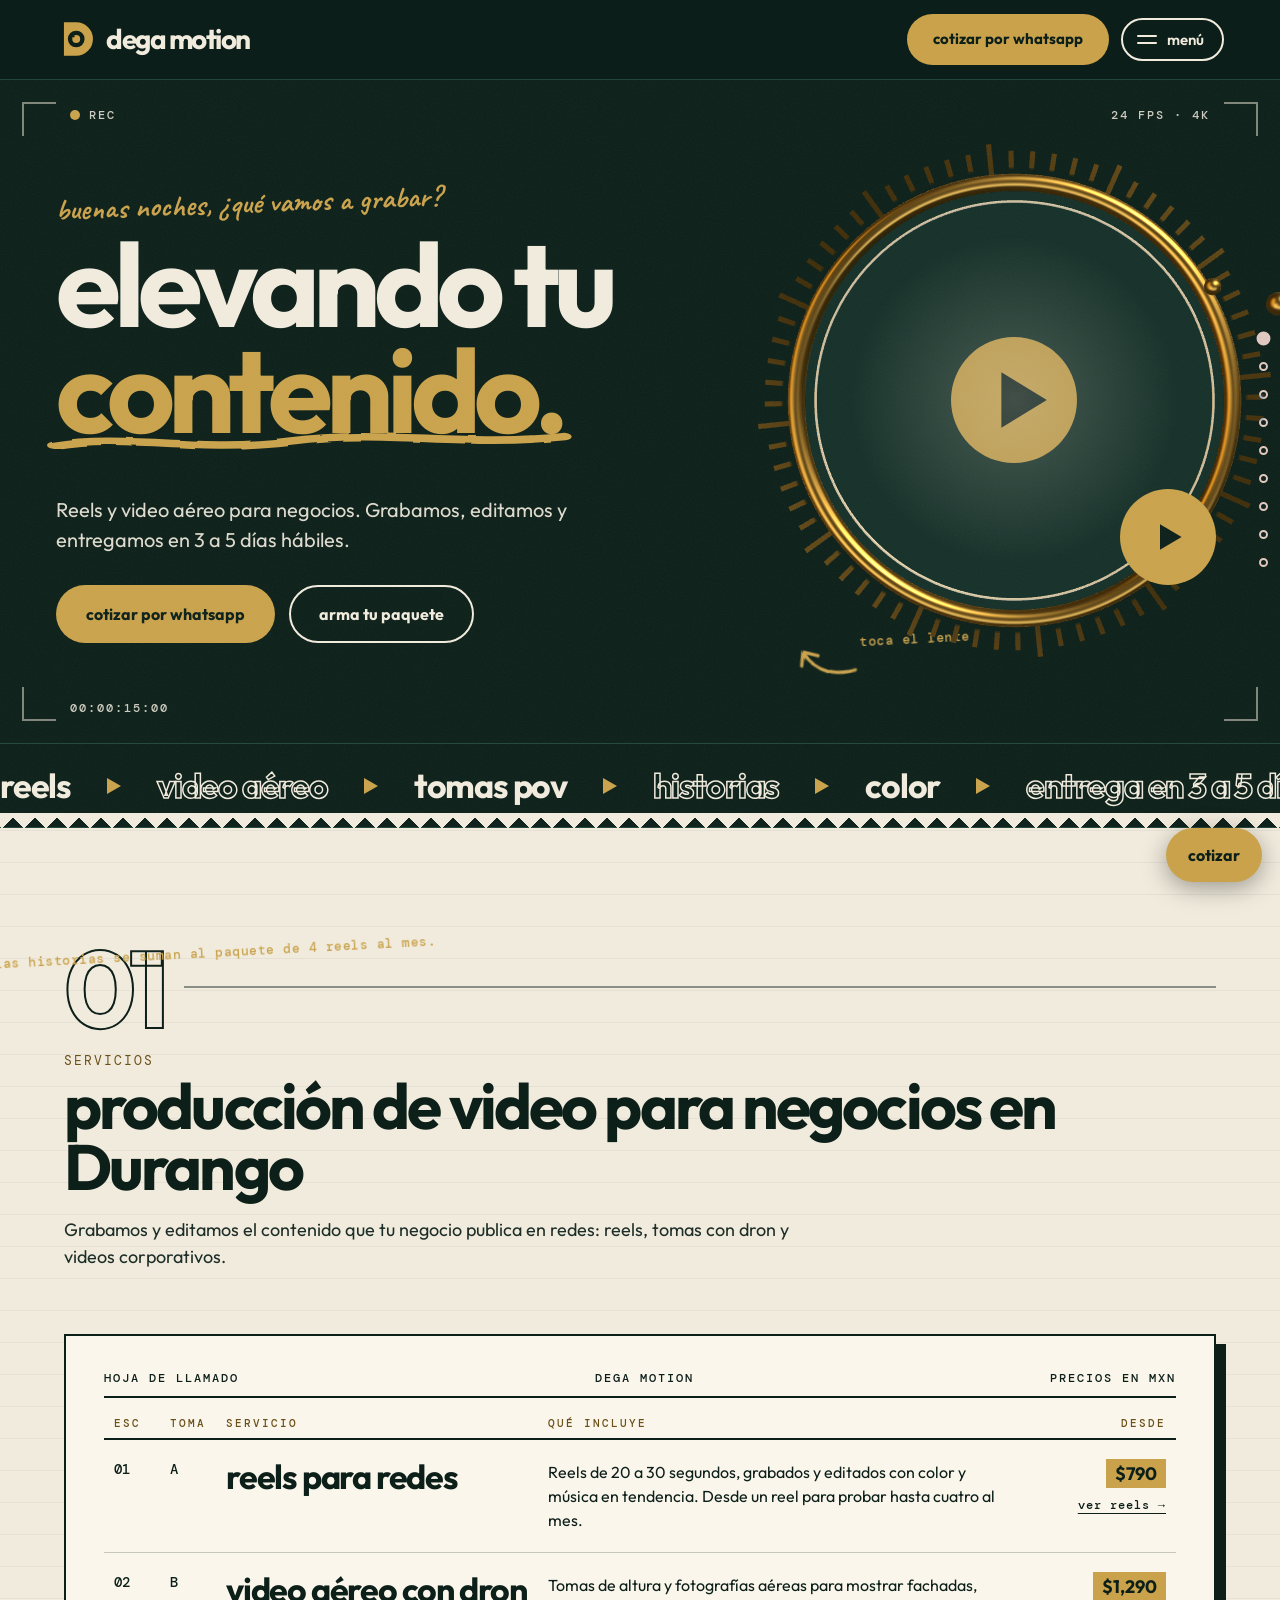
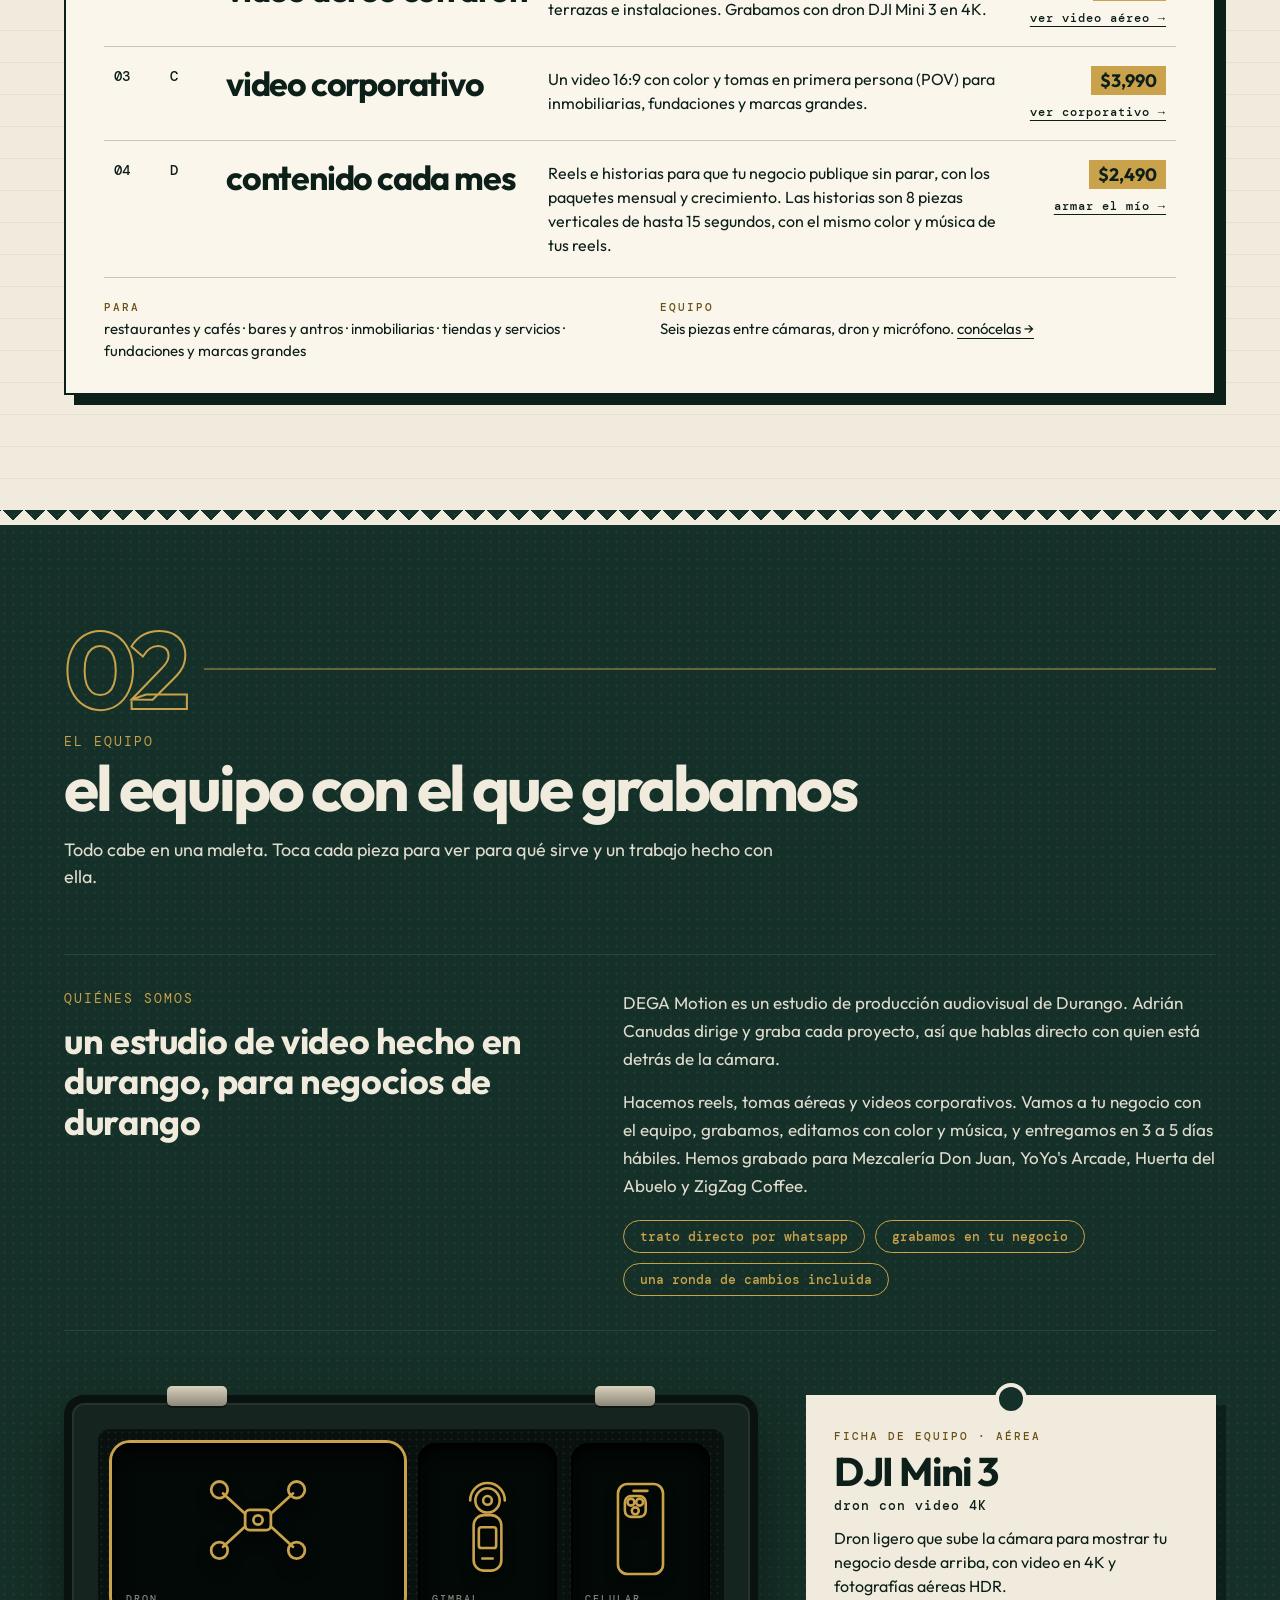
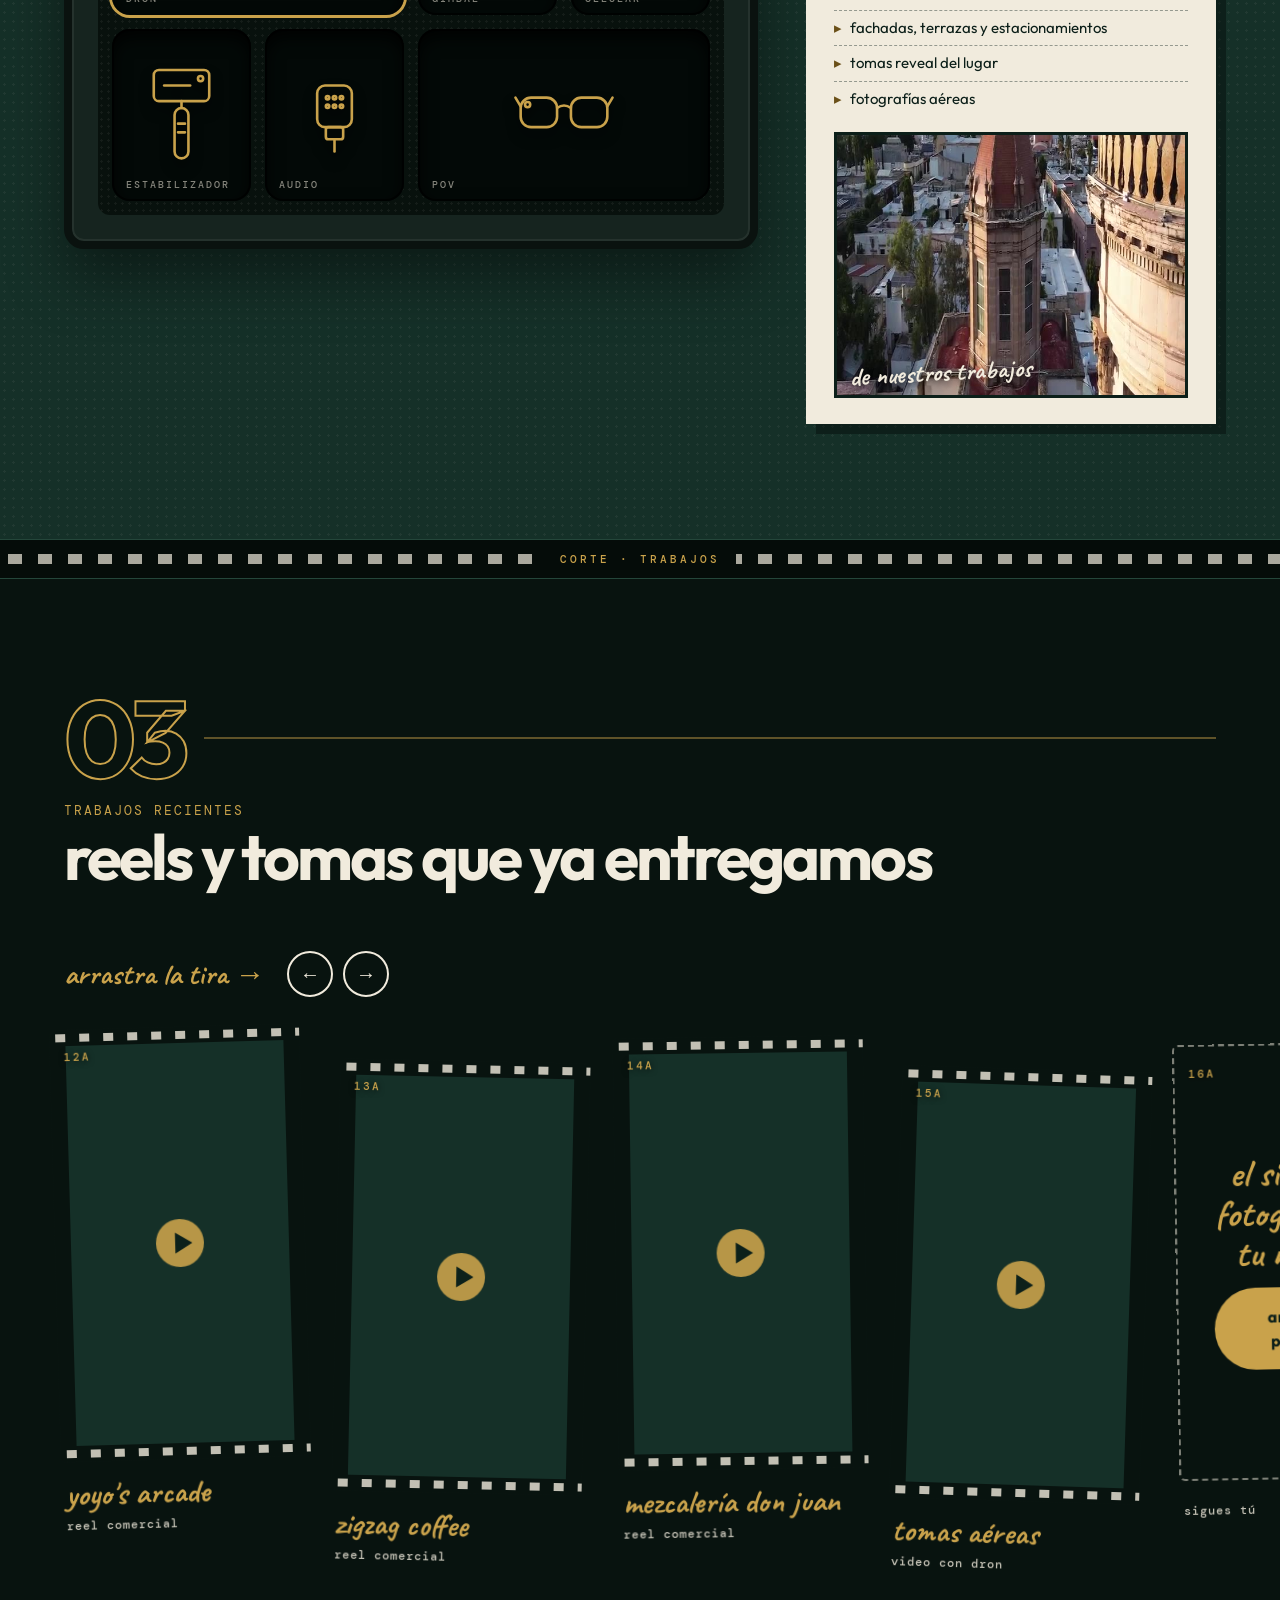
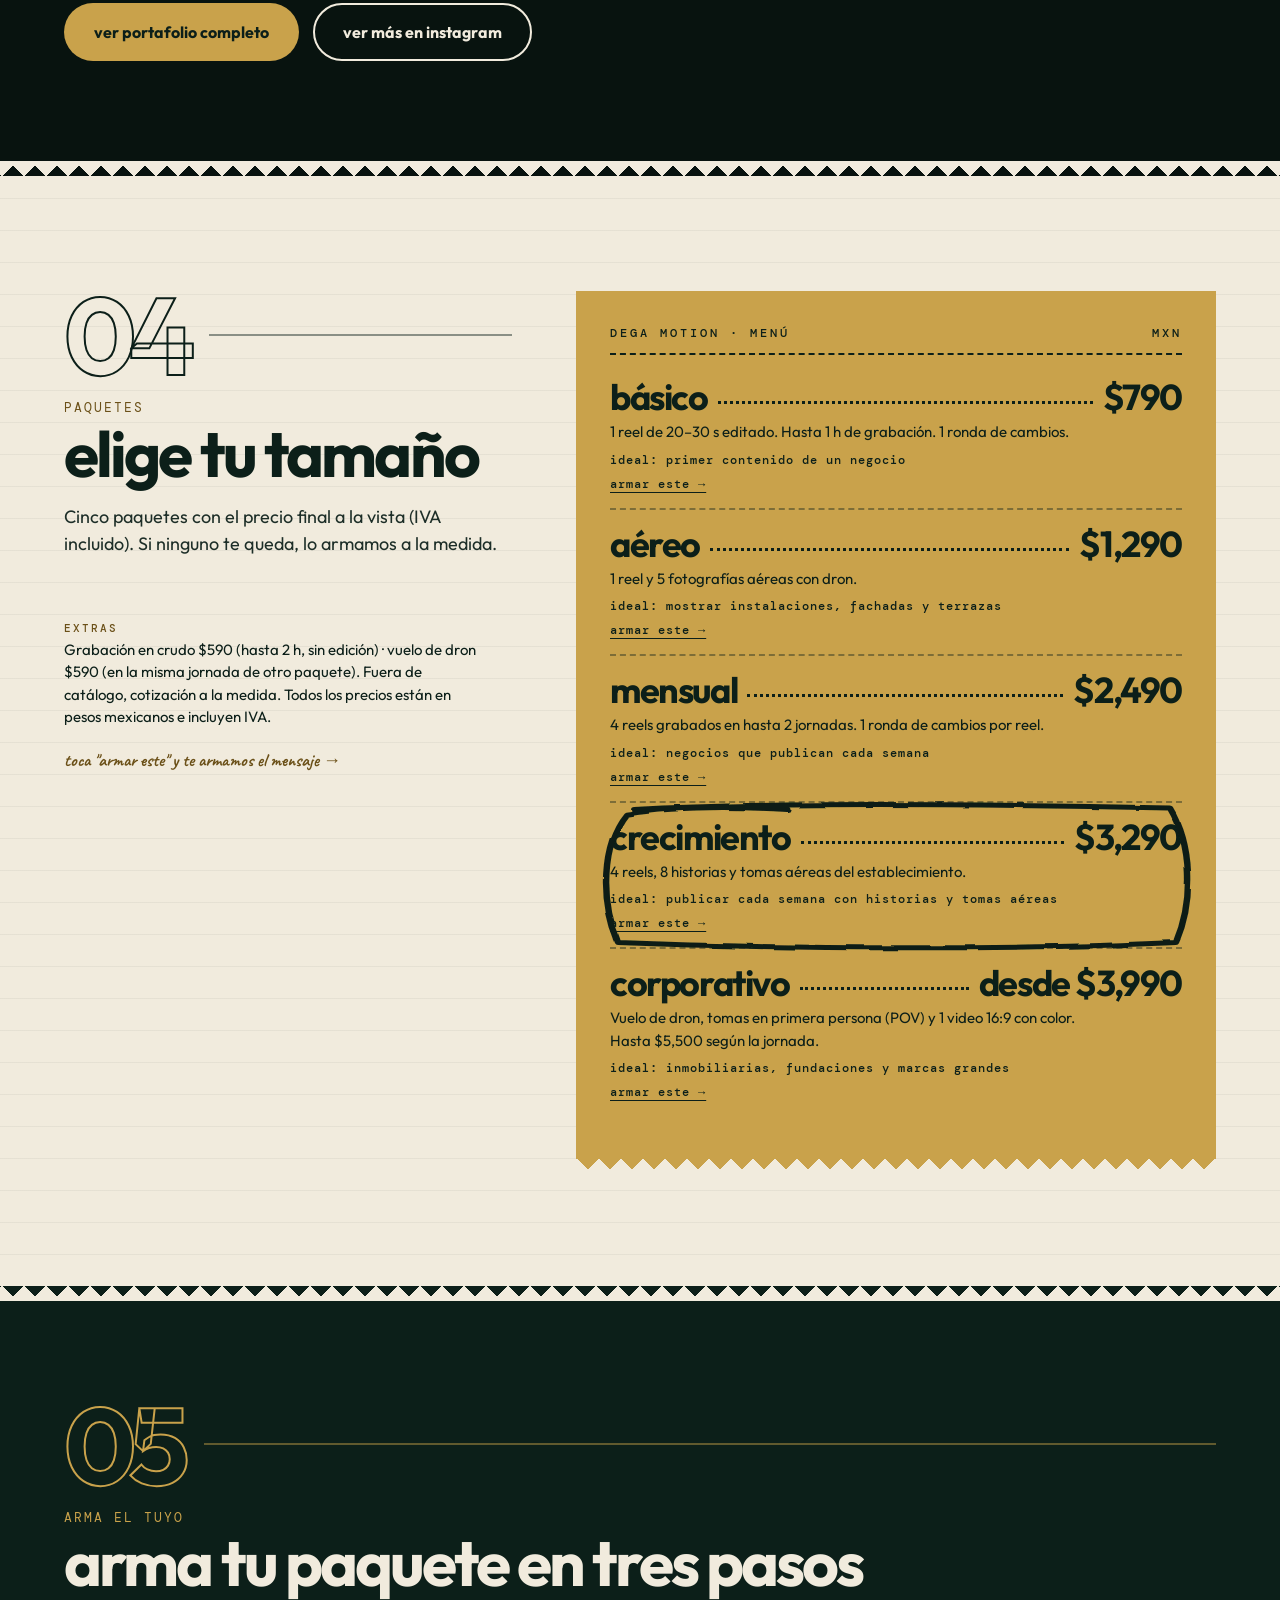
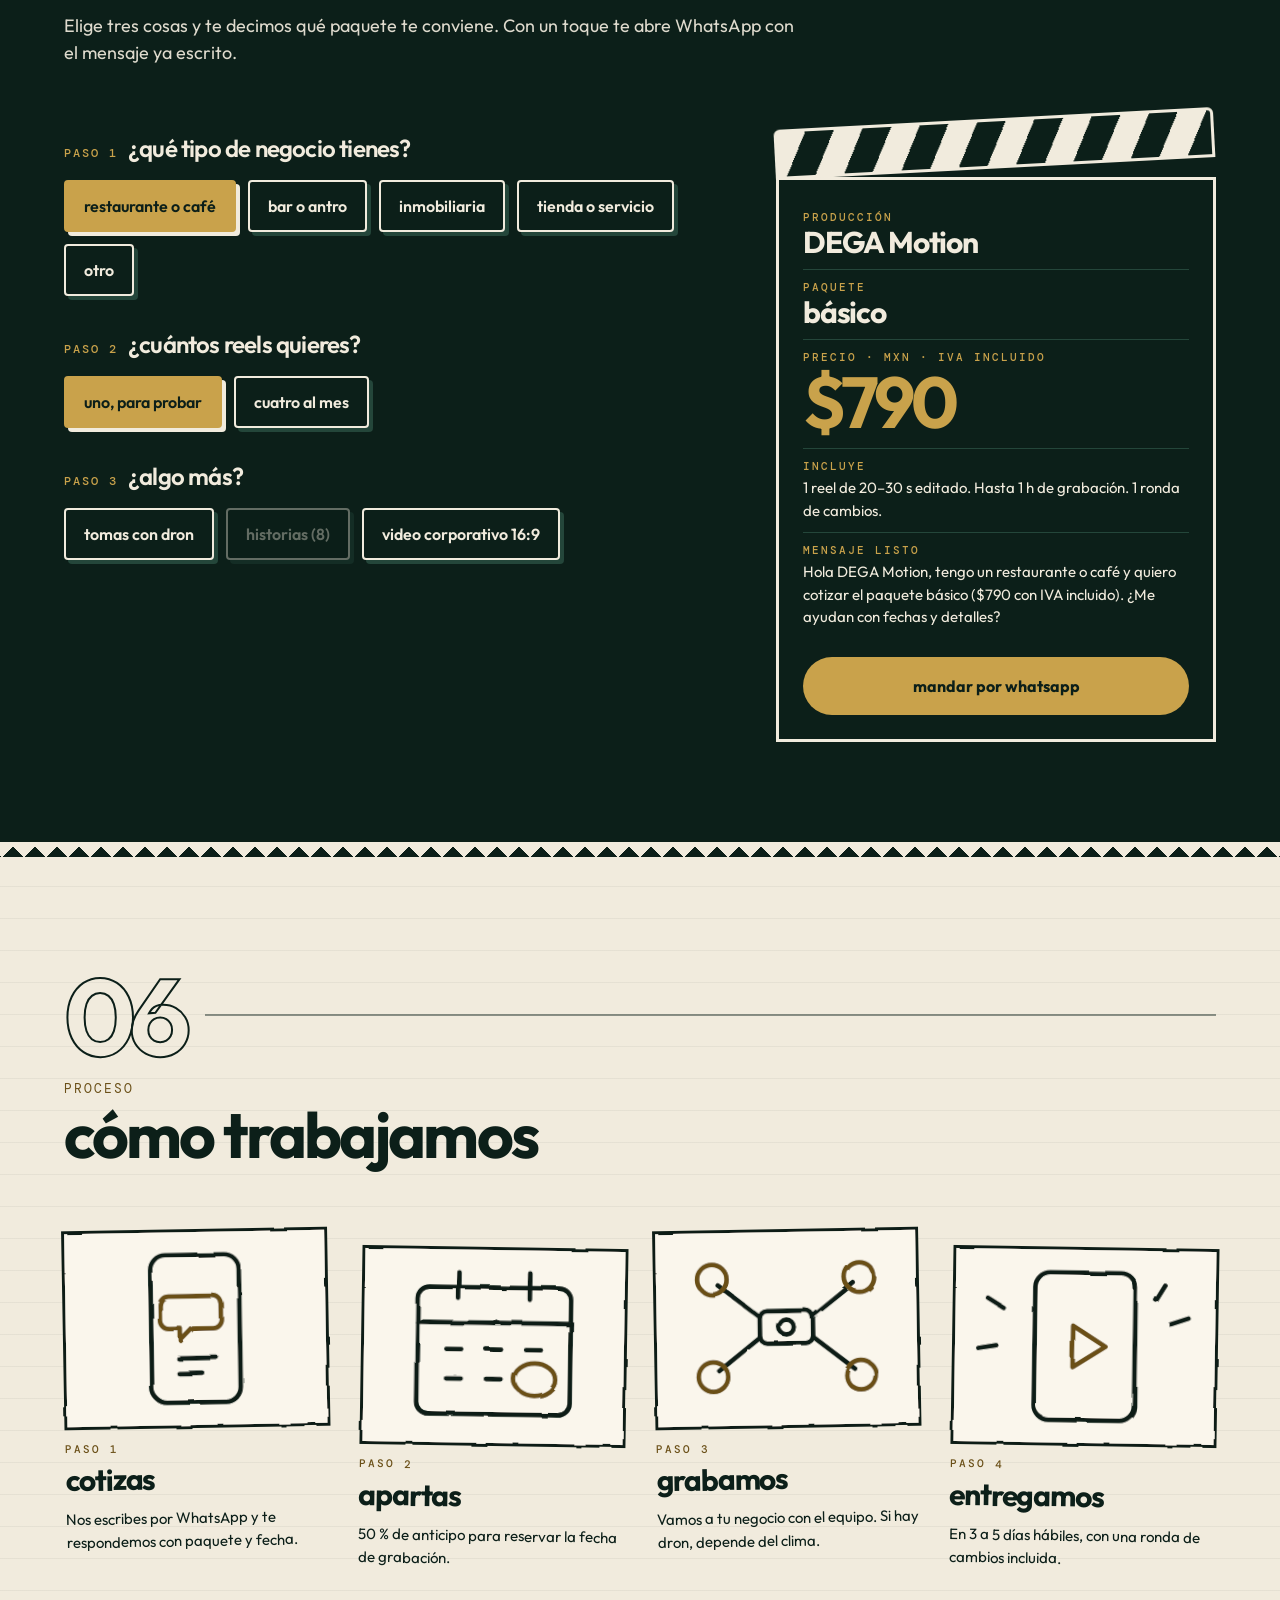
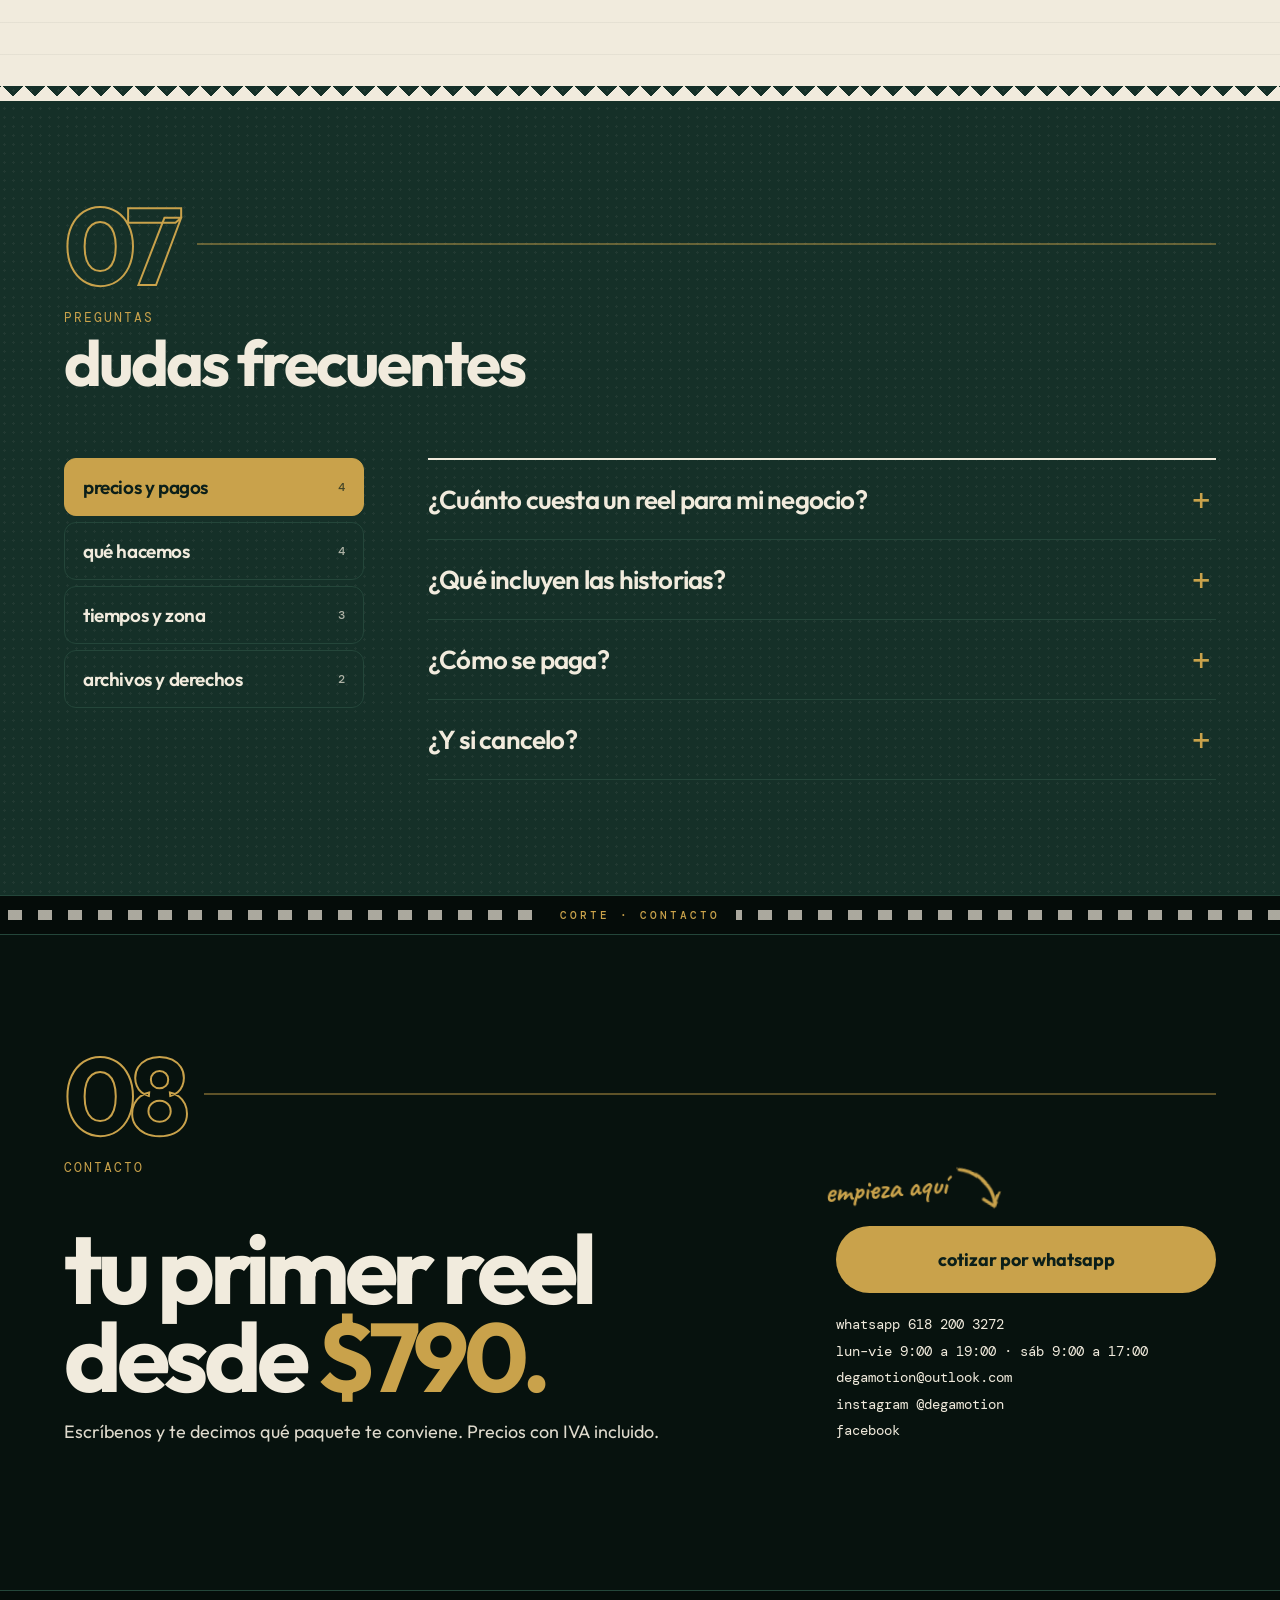
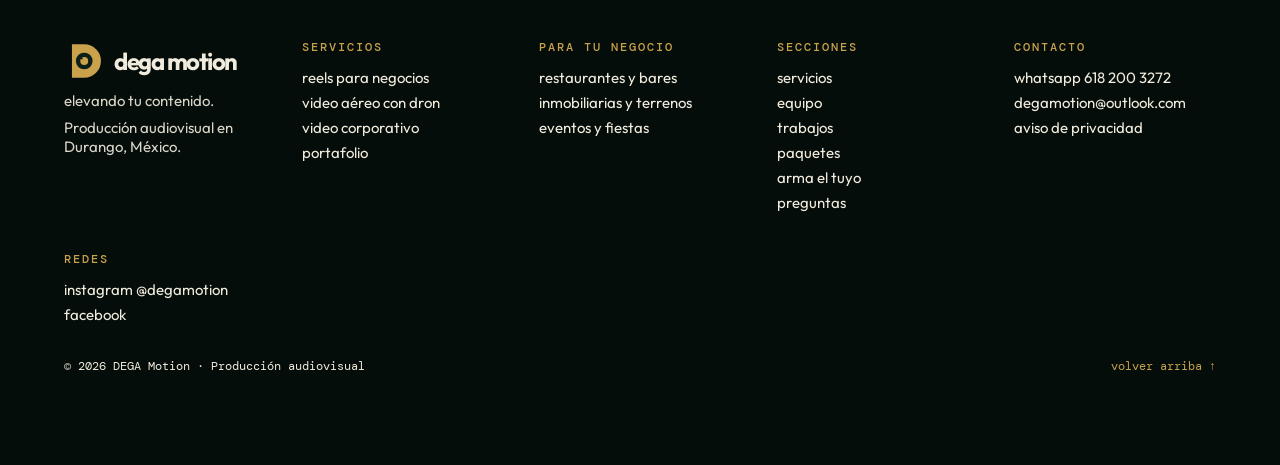
<file: index.html>
<!doctype html>
<html lang="es-MX">
<head>
<meta charset="utf-8">
<meta name="viewport" content="width=device-width, initial-scale=1">
<title>Video para negocios en Durango: reels y dron | DEGA Motion</title>
<meta name="description" content="Producción audiovisual en Durango: reels, video aéreo con dron y videos corporativos para negocios. Desde $790 MXN con IVA y entrega en 3 a 5 días hábiles.">
<meta name="theme-color" content="#0C1F19">
<meta name="robots" content="index,follow,max-image-preview:large,max-snippet:-1,max-video-preview:-1">
<meta name="author" content="DEGA Motion">
<link rel="icon" href="assets/favicon.svg" type="image/svg+xml">
<link rel="icon" href="assets/favicon-32.png" sizes="32x32" type="image/png">
<link rel="apple-touch-icon" href="assets/apple-touch-icon.png">
<link rel="manifest" href="site.webmanifest">
<meta property="og:type" content="website">
<meta property="og:title" content="DEGA Motion | Video para negocios en Durango">
<meta property="og:description" content="Elevando tu contenido. Reels, video aéreo con dron y videos corporativos. Paquetes desde $790 MXN con IVA incluido.">
<meta property="og:image" content="https://degamotion.com/assets/og-v4.png">
<meta property="og:image:width" content="1200">
<meta property="og:image:height" content="630">
<meta property="og:image:alt" content="DEGA Motion: elevando tu contenido.">
<meta property="og:url" content="https://degamotion.com/">
<meta property="og:locale" content="es_MX">
<meta property="og:site_name" content="DEGA Motion">
<meta name="twitter:card" content="summary_large_image">
<meta name="twitter:title" content="DEGA Motion | Video para negocios en Durango">
<meta name="twitter:description" content="Elevando tu contenido. Paquetes desde $790 MXN, IVA incluido.">
<meta name="twitter:image" content="https://degamotion.com/assets/og-v4.png">
<link rel="canonical" href="https://degamotion.com/">
<link rel="alternate" hreflang="es-MX" href="https://degamotion.com/">
<link rel="alternate" hreflang="x-default" href="https://degamotion.com/">
<link rel="preconnect" href="https://fonts.googleapis.com">
<link rel="preconnect" href="https://fonts.gstatic.com" crossorigin>
<link rel="preload" as="image" href="assets/home/yoyos-arcade.jpg" fetchpriority="high">
<link rel="preload" as="style" href="https://fonts.googleapis.com/css2?family=Outfit:wght@400;500;600;700&family=DM+Mono:wght@400;500&family=Caveat:wght@600;700&display=swap" onload="this.onload=null;this.rel='stylesheet'">
<noscript><link rel="stylesheet" href="https://fonts.googleapis.com/css2?family=Outfit:wght@400;500;600;700&family=DM+Mono:wght@400;500&family=Caveat:wght@600;700&display=swap"></noscript>
<script type="application/ld+json">
{
 "@context": "https://schema.org",
 "@graph": [
  {
   "@type": "WebSite",
   "@id": "https://degamotion.com/#website",
   "url": "https://degamotion.com/",
   "name": "DEGA Motion",
   "inLanguage": "es-MX",
   "publisher": {
    "@id": "https://degamotion.com/#org"
   }
  },
  {
   "@type": "ProfessionalService",
   "@id": "https://degamotion.com/#org",
   "name": "DEGA Motion",
   "url": "https://degamotion.com/",
   "description": "Producción audiovisual para negocios: reels, video aéreo con dron y videos corporativos.",
   "logo": {
    "@type": "ImageObject",
    "url": "https://degamotion.com/assets/icon-512.png",
    "width": 512,
    "height": 512
   },
   "image": "https://degamotion.com/assets/og-v4.png",
   "telephone": "+52 618 200 3272",
   "email": "degamotion@outlook.com",
   "slogan": "elevando tu contenido.",
   "priceRange": "$790 - $5,500 MXN (IVA incluido)",
   "address": {
    "@type": "PostalAddress",
    "addressLocality": "Durango",
    "addressRegion": "Durango",
    "addressCountry": "MX"
   },
   "areaServed": [
    {
     "@type": "City",
     "name": "Durango"
    }
   ],
   "openingHoursSpecification": [
    {
     "@type": "OpeningHoursSpecification",
     "dayOfWeek": [
      "Monday",
      "Tuesday",
      "Wednesday",
      "Thursday",
      "Friday"
     ],
     "opens": "09:00",
     "closes": "19:00"
    },
    {
     "@type": "OpeningHoursSpecification",
     "dayOfWeek": "Saturday",
     "opens": "09:00",
     "closes": "17:00"
    }
   ],
   "founder": {
    "@type": "Person",
    "name": "Adrián Canudas"
   },
   "sameAs": [
    "https://www.instagram.com/degamotion/",
    "https://www.facebook.com/profile.php?id=61576792566848",
    "https://www.google.com/maps?cid=6298895384001471785"
   ],
   "hasMap": "https://www.google.com/maps?cid=6298895384001471785",
   "hasOfferCatalog": {
    "@type": "OfferCatalog",
    "name": "Paquetes de producción audiovisual",
    "itemListElement": [
     {
      "@type": "Offer",
      "name": "Paquete básico",
      "description": "1 reel de 20 a 30 segundos editado, hasta 1 hora de grabación y 1 ronda de cambios.",
      "priceCurrency": "MXN",
      "availability": "https://schema.org/InStock",
      "itemOffered": {
       "@type": "Service",
       "name": "Reel para negocios"
      },
      "price": "790",
      "priceSpecification": {
       "@type": "UnitPriceSpecification",
       "price": "790",
       "priceCurrency": "MXN",
       "valueAddedTaxIncluded": true
      }
     },
     {
      "@type": "Offer",
      "name": "Paquete aéreo",
      "description": "1 reel y 5 fotografías aéreas con dron.",
      "priceCurrency": "MXN",
      "availability": "https://schema.org/InStock",
      "itemOffered": {
       "@type": "Service",
       "name": "Reel y fotografía aérea con dron"
      },
      "price": "1290",
      "priceSpecification": {
       "@type": "UnitPriceSpecification",
       "price": "1290",
       "priceCurrency": "MXN",
       "valueAddedTaxIncluded": true
      }
     },
     {
      "@type": "Offer",
      "name": "Paquete mensual",
      "description": "4 reels grabados en hasta 2 jornadas, con 1 ronda de cambios por reel.",
      "priceCurrency": "MXN",
      "availability": "https://schema.org/InStock",
      "itemOffered": {
       "@type": "Service",
       "name": "Reels mensuales para redes"
      },
      "price": "2490",
      "priceSpecification": {
       "@type": "UnitPriceSpecification",
       "price": "2490",
       "priceCurrency": "MXN",
       "valueAddedTaxIncluded": true
      }
     },
     {
      "@type": "Offer",
      "name": "Paquete crecimiento",
      "description": "4 reels, 8 historias y tomas aéreas del establecimiento.",
      "priceCurrency": "MXN",
      "availability": "https://schema.org/InStock",
      "itemOffered": {
       "@type": "Service",
       "name": "Contenido mensual completo para redes"
      },
      "price": "3290",
      "priceSpecification": {
       "@type": "UnitPriceSpecification",
       "price": "3290",
       "priceCurrency": "MXN",
       "valueAddedTaxIncluded": true
      }
     },
     {
      "@type": "Offer",
      "name": "Paquete corporativo",
      "description": "Vuelo de dron, tomas en primera persona (POV) y 1 video 16:9 con color.",
      "priceCurrency": "MXN",
      "availability": "https://schema.org/InStock",
      "itemOffered": {
       "@type": "Service",
       "name": "Video corporativo"
      },
      "priceSpecification": {
       "@type": "PriceSpecification",
       "minPrice": 3990,
       "maxPrice": 5500,
       "priceCurrency": "MXN",
       "valueAddedTaxIncluded": true
      }
     }
    ]
   }
  },
  {
   "@type": "FAQPage",
   "@id": "https://degamotion.com/#faq",
   "inLanguage": "es-MX",
   "mainEntity": [
    {
     "@type": "Question",
     "name": "¿Cuánto cuesta un reel para mi negocio?",
     "acceptedAnswer": {
      "@type": "Answer",
      "text": "Un reel de 20 a 30 segundos cuesta $790 MXN en el paquete básico. Los paquetes van de $790 a $5,500 MXN según lo que necesites. Todos los precios incluyen IVA. Puedes armar el tuyo en esta misma página."
     }
    },
    {
     "@type": "Question",
     "name": "¿Qué incluyen las historias?",
     "acceptedAnswer": {
      "@type": "Answer",
      "text": "Las 8 historias son piezas verticales (9:16) de hasta 15 segundos para Instagram y Facebook, editadas con el mismo color y música que tus reels. Se arman con el material de la misma jornada de grabación, así que no hay que pagar otra jornada, y se entregan junto con los reels. En el paquete crecimiento van incluidas; sumadas al mensual cuestan $210 MXN."
     }
    },
    {
     "@type": "Question",
     "name": "¿Hacen video con dron?",
     "acceptedAnswer": {
      "@type": "Answer",
      "text": "Sí. El paquete aéreo ($1,290 MXN) incluye 1 reel y 5 fotografías aéreas, y el vuelo de dron se puede sumar a otro paquete por $590 MXN. El vuelo depende del clima, sin lluvia ni viento fuerte; si no se puede volar, reagendamos sin costo."
     }
    },
    {
     "@type": "Question",
     "name": "¿Con qué equipo graban?",
     "acceptedAnswer": {
      "@type": "Answer",
      "text": "Grabamos con iPhone 15, DJI Osmo Pocket 3, DJI Osmo Mobile SE, micrófono DJI Mic Mini y dron DJI Mini 3 con video en 4K. Para tomas POV usamos lentes Ray-Ban Meta, que van en el paquete corporativo o se cotizan aparte."
     }
    },
    {
     "@type": "Question",
     "name": "¿Cuánto tardan en entregar?",
     "acceptedAnswer": {
      "@type": "Answer",
      "text": "La entrega es de 3 a 5 días hábiles después de la grabación."
     }
    },
    {
     "@type": "Question",
     "name": "¿Qué tipo de negocios atienden?",
     "acceptedAnswer": {
      "@type": "Answer",
      "text": "Restaurantes, cafés, bares, inmobiliarias, tiendas y servicios, fundaciones y marcas grandes. Si no ves el tuyo, escríbenos y lo platicamos."
     }
    },
    {
     "@type": "Question",
     "name": "¿Dónde trabajan?",
     "acceptedAnswer": {
      "@type": "Answer",
      "text": "Estamos en Durango, México, y grabamos en la ciudad de Durango. Si tu negocio está en otro municipio también vamos: se cotiza cubriendo los viáticos de transporte correspondientes."
     }
    },
    {
     "@type": "Question",
     "name": "¿Cuál es el horario de atención?",
     "acceptedAnswer": {
      "@type": "Answer",
      "text": "Atendemos de lunes a viernes de 9:00 a 19:00 y los sábados de 9:00 a 17:00. Escríbenos por WhatsApp y te respondemos en ese horario."
     }
    },
    {
     "@type": "Question",
     "name": "¿Cuántos cambios incluye?",
     "acceptedAnswer": {
      "@type": "Answer",
      "text": "Una ronda de cambios de edición está incluida. Los cambios adicionales o una re-edición completa cuestan $200 MXN por hora. Volver a grabar genera honorarios aparte."
     }
    },
    {
     "@type": "Question",
     "name": "¿Cómo se paga?",
     "acceptedAnswer": {
      "@type": "Answer",
      "text": "50 % de anticipo para apartar la fecha y 50 % contra la entrega del material final. Los precios publicados ya incluyen IVA y emitimos factura (CFDI)."
     }
    },
    {
     "@type": "Question",
     "name": "¿Qué archivos recibo?",
     "acceptedAnswer": {
      "@type": "Answer",
      "text": "Archivos MP4 (H.264), 1080p a 60 cuadros por segundo, listos para redes. No se entregan proyectos editables."
     }
    },
    {
     "@type": "Question",
     "name": "¿Puedo usar el video en mis redes y mi sitio?",
     "acceptedAnswer": {
      "@type": "Answer",
      "text": "Sí, al liquidar el 100 %. DEGA Motion conserva el derecho de usarlo en su portafolio."
     }
    },
    {
     "@type": "Question",
     "name": "¿Y si cancelo?",
     "acceptedAnswer": {
      "@type": "Answer",
      "text": "Con 24 horas o más de aviso se reagenda una vez. Con menos de 24 horas, el anticipo no se devuelve."
     }
    }
   ]
  }
 ]
}
</script>
<script type="importmap">{"imports":{"three":"./assets/vendor/three.module.min.js"}}</script>
<style>
:root{--bos:#0C1F19;--mus:#153028;--hue:#F1EBDD;--lat:#C9A24B;--lin:#24463A;--tinta:#6B5018}
*{box-sizing:border-box}
html{scroll-behavior:smooth;overflow-x:clip}
body{margin:0;background:var(--bos);color:var(--hue);font-family:'Outfit',system-ui,sans-serif;line-height:1.5;-webkit-font-smoothing:antialiased;overflow-x:hidden}
a{color:inherit;text-decoration:none}
a:focus-visible,button:focus-visible,summary:focus-visible,.strip:focus-visible{outline:3px solid var(--lat);outline-offset:3px;border-radius:6px}
.skip{position:absolute;left:-999px;top:8px;background:var(--lat);color:var(--bos);padding:10px 16px;border-radius:99px;font-weight:700;z-index:300}
.skip:focus{left:12px}
.wrap{max-width:1232px;margin:0 auto;padding:0 32px}
.mono{font-family:'DM Mono',monospace}
.tag{font-family:'DM Mono',monospace;font-size:13px;letter-spacing:2px;color:var(--lat);text-transform:uppercase}
.hand{font-family:'Caveat','Comic Sans MS',cursive;font-weight:700;font-size:30px;line-height:1.05;color:var(--lat)}
h1,h2,h3{margin:0;font-weight:700}
h2{font-size:clamp(38px,5.6vw,64px);letter-spacing:-.045em;line-height:.95;margin-top:10px}
.btn{display:inline-block;padding:15px 28px;border-radius:99px;font-weight:700;font-size:16px;border:2px solid transparent;cursor:pointer;will-change:transform;font-family:inherit}
.btn-lat{background:var(--lat);color:var(--bos)}
.btn-lat:hover{background:#d8b45c}
.btn-line{border-color:var(--hue);color:var(--hue);background:transparent}
.btn-line:hover{background:var(--hue);color:var(--bos)}
.paper{background:var(--hue);color:var(--bos)}
.paper .tag{color:var(--tinta)}
.paper .hand{color:var(--tinta)}
.sec{padding-top:84px;padding-bottom:84px}

/* grano de película */
.grain{position:fixed;inset:-60px;pointer-events:none;z-index:150;opacity:.06;background-image:url("data:image/svg+xml;utf8,<svg xmlns='http://www.w3.org/2000/svg' width='180' height='180'><filter id='n'><feTurbulence type='fractalNoise' baseFrequency='.9' numOctaves='2' stitchTiles='stitch'/><feColorMatrix values='0 0 0 0 1 0 0 0 0 1 0 0 0 0 1 0 0 0 .7 0'/></filter><rect width='100%' height='100%' filter='url(%23n)'/></svg>");animation:gr .9s steps(5) infinite}
@keyframes gr{0%{transform:translate(0,0)}20%{transform:translate(-24px,18px)}40%{transform:translate(20px,-30px)}60%{transform:translate(-34px,-10px)}80%{transform:translate(28px,26px)}100%{transform:translate(0,0)}}

/* progreso y mira */
.prog{position:fixed;left:0;top:0;height:3px;width:0;background:var(--lat);z-index:260}
.cur{position:fixed;left:0;top:0;width:40px;height:40px;margin:-20px 0 0 -20px;pointer-events:none;z-index:280;display:none;color:var(--hue);mix-blend-mode:difference}
.cur.on{display:block}
.cur svg{width:40px;height:40px;display:block;transition:transform .25s cubic-bezier(.2,.8,.2,1)}
.cur.lock svg{transform:scale(.62)}
.cur.big svg{transform:scale(1.7)}
.cur span{position:absolute;left:50%;top:100%;transform:translate(-50%,6px);font:500 11px 'DM Mono',monospace;letter-spacing:2px;white-space:nowrap}

/* menú */
header{position:sticky;top:0;z-index:200;background:rgba(12,31,25,.92);backdrop-filter:blur(8px);border-bottom:1px solid var(--lin)}
.nav{display:flex;flex-wrap:wrap;gap:12px 28px;justify-content:space-between;align-items:center;padding:14px 32px;max-width:1232px;margin:0 auto}
.brand{display:flex;align-items:center;gap:10px;font-size:28px;font-weight:700;letter-spacing:-1.5px}
.brand svg{width:44px;height:44px;margin-right:-4px;transition:transform .6s cubic-bezier(.2,.8,.2,1)}
.brand:hover svg{transform:scale(1.12)}
.links{display:flex;flex-wrap:wrap;gap:6px 24px;font-weight:500}
.links a{padding:8px 2px;position:relative}
.links a::after{content:"";position:absolute;left:0;right:0;bottom:2px;height:2px;background:var(--lat);transform:scaleX(0);transform-origin:left;transition:transform .25s}
.links a:hover::after,.links a[aria-current]::after{transform:scaleX(1)}

/* portada = visor de cámara */
.vf{position:relative}
.bk{position:absolute;width:34px;height:34px;border:2px solid rgba(241,235,221,.5)}
.bk.tl{left:22px;top:22px;border-right:0;border-bottom:0}
.bk.tr{right:22px;top:22px;border-left:0;border-bottom:0}
.bk.bl{left:22px;bottom:22px;border-right:0;border-top:0}
.bk.br{right:22px;bottom:22px;border-left:0;border-top:0}
.hud{position:absolute;font:500 12px 'DM Mono',monospace;letter-spacing:2px;color:rgba(241,235,221,.85)}
.hud.rec{left:70px;top:27px;display:flex;align-items:center;gap:9px}
.hud.rec i{width:10px;height:10px;border-radius:50%;background:var(--lat);animation:bl 1.1s steps(2) infinite}
@keyframes bl{50%{opacity:.1}}
.hud.fps{right:70px;top:27px}
.hud.tc{left:70px;bottom:27px}
.hero{display:flex;flex-wrap:wrap;gap:48px;align-items:center;padding:78px 32px 100px;max-width:1232px;margin:0 auto}
.hero .txt{flex:1 1 540px;min-width:0}
.greet{display:inline-block;transform:rotate(-2deg);margin-bottom:6px}
.hero h1{font-size:clamp(54px,9.4vw,118px);line-height:.9;letter-spacing:-.058em;margin-top:6px}
.hero h1 .w{display:inline-block;opacity:0;transform:translateY(46px);animation:up .7s cubic-bezier(.2,.8,.2,1) forwards;animation-delay:calc(var(--i)*70ms + 60ms)}
@keyframes up{to{opacity:1;transform:none}}
.hl{position:relative;display:inline-block;color:var(--lat);font-style:normal}
.scr{position:absolute;left:-2%;bottom:-.1em;width:104%;height:.22em;overflow:visible}
.draw path{stroke-dasharray:1;stroke-dashoffset:1}
.in .draw path,.go .draw path{animation:dr 1.1s .5s cubic-bezier(.5,0,.2,1) forwards}
@keyframes dr{to{stroke-dashoffset:0}}
.rico-note{position:absolute;left:30%;top:calc(100% + .06em);display:flex;align-items:flex-start;gap:6px;font-size:30px;letter-spacing:0;line-height:1;white-space:nowrap;transform:rotate(-3deg);font-weight:700;font-style:normal;color:var(--lat)}
.rico-note svg{width:50px;height:38px;flex:none;margin-top:-6px}
.hero p.lead{font-size:20px;max-width:540px;margin:52px 0 0;opacity:.92}
.cta{display:flex;flex-wrap:wrap;gap:14px;margin-top:30px}
.reel{flex:0 1 420px;min-width:260px;max-width:420px;width:100%;position:relative}
.tilt{will-change:transform;transform:perspective(900px) rotateX(0) rotateY(0)}
.circle{width:100%;aspect-ratio:1;border-radius:50%;background:var(--mus);overflow:hidden;position:relative;display:flex;align-items:center;justify-content:center}
.circle video{position:absolute;inset:0;width:100%;height:100%;object-fit:cover}
.circle .glare{position:absolute;inset:0;border-radius:50%;background:radial-gradient(circle at var(--gx,30%) var(--gy,20%),rgba(241,235,221,.22),transparent 55%);pointer-events:none}
#lens3d{position:absolute;left:-17.5%;top:-17.5%;width:135%;height:135%;pointer-events:none;z-index:3}
.no-webgl #lens3d{display:none}
.no-webgl .circle{box-shadow:0 0 0 6px var(--lat)}
.play{position:absolute;right:2%;bottom:6%;width:96px;height:96px;border-radius:50%;background:var(--lat);display:flex;align-items:center;justify-content:center;z-index:4;border:0;cursor:pointer;transition:transform .25s}
.play:hover{transform:scale(1.08)}
.play svg{width:40px;height:40px}
.hint{position:absolute;left:-6px;bottom:-62px;display:flex;align-items:flex-start;gap:4px;transition:opacity .4s;transform:rotate(-3deg)}
.hint svg{width:58px;height:40px;transform:rotate(-8deg) translateY(6px)}

/* cinta */
.mq{overflow:hidden;border-block:1px solid var(--lin);padding:16px 0;background:var(--bos)}
.mq .tr{display:flex;gap:36px;align-items:center;white-space:nowrap;width:max-content;animation:mq 38s linear infinite}
.mq:hover .tr{animation-play-state:paused}
.mq b{font-size:34px;letter-spacing:-1.2px;font-weight:700}
.mq b:nth-of-type(even){color:transparent;-webkit-text-stroke:1.5px var(--hue)}
.mq i{width:0;height:0;border-left:14px solid var(--lat);border-top:8px solid transparent;border-bottom:8px solid transparent;display:inline-block}
@keyframes mq{to{transform:translateX(-50%)}}

section{scroll-margin-top:90px}
.rv{opacity:0;transform:translateY(28px);transition:opacity .8s cubic-bezier(.2,.8,.2,1),transform .8s cubic-bezier(.2,.8,.2,1);transition-delay:var(--d,0ms)}
.rv.in{opacity:1;transform:none}

/* hoja de llamado */
.sheet{background:#faf6ec;border:2px solid var(--bos);padding:34px 38px 30px;position:relative;box-shadow:10px 10px 0 var(--bos);margin-top:34px}
.sh-top{display:flex;justify-content:space-between;gap:10px 24px;flex-wrap:wrap;font:500 12px 'DM Mono',monospace;letter-spacing:2px;border-bottom:2px solid var(--bos);padding-bottom:10px;margin-bottom:6px}
table.cs{width:100%;border-collapse:collapse}
.cs th{font:500 11px 'DM Mono',monospace;letter-spacing:2px;text-align:left;padding:12px 10px 8px;border-bottom:2px solid var(--bos);color:var(--tinta)}
.cs td{padding:20px 10px;border-bottom:1px solid rgba(12,31,25,.22);vertical-align:top;font-size:16px}
.cs td.n,.cs td.t{font:500 14px 'DM Mono',monospace;width:56px}
.cs td.s a{text-decoration:underline;text-decoration-thickness:2px;text-underline-offset:6px;text-decoration-color:transparent;transition:text-decoration-color .2s}
.cs td.s a:hover{text-decoration-color:var(--bos)}
.cs td.s{font-size:clamp(24px,3vw,34px);font-weight:700;letter-spacing:-1.2px;line-height:1;width:30%}
.cs td.p{font-weight:700;white-space:nowrap;text-align:right;font-size:18px}
.cs td.p span{background:var(--lat);padding:3px 9px}
.cs td.p a{display:block;margin-top:10px;font:500 12px 'DM Mono',monospace;letter-spacing:1px;text-decoration:underline;text-underline-offset:4px;font-weight:500}
.cs tbody tr{transition:background .2s}
.cs tbody tr:hover{background:rgba(201,162,75,.2)}
.sh-foot{display:flex;flex-wrap:wrap;gap:22px 40px;margin-top:22px;font-size:15px}
.sh-foot b{font:500 11px 'DM Mono',monospace;letter-spacing:2px;color:var(--tinta);display:block;margin-bottom:4px}
.sh-foot div{flex:1 1 280px;min-width:0}
.stamp{position:absolute;right:30px;top:-26px;transform:rotate(7deg);border:3px solid var(--bos);padding:6px 14px;font:700 14px 'DM Mono',monospace;letter-spacing:3px;background:var(--hue);color:var(--bos)}
.sheet-note{position:absolute;right:46px;bottom:-62px;transform:rotate(-3deg);display:flex;align-items:flex-start;gap:4px}
.sheet-note svg{width:60px;height:42px;transform:rotate(-30deg) translateY(-6px)}

/* tira de película */
.strip{display:flex;gap:30px;overflow-x:auto;padding:52px max(32px,calc((100vw - 1232px)/2 + 32px)) 70px;scroll-snap-type:x proximity;cursor:grab;scrollbar-width:thin;scrollbar-color:var(--lat) var(--mus)}
.strip.drag{cursor:grabbing;scroll-snap-type:none}
.fr{flex:0 0 250px;scroll-snap-align:center;transform:rotate(var(--r,0deg)) translateY(var(--y,0px));transition:transform .4s cubic-bezier(.2,.8,.2,1)}
.fr:hover{transform:rotate(0deg) translateY(calc(var(--y,0px) - 8px))}
.film{background:#08130f;padding:16px 0;border-radius:6px;position:relative}
.film::before,.film::after{content:"";position:absolute;left:0;right:0;height:8px;background:repeating-linear-gradient(90deg,transparent 0 6px,rgba(241,235,221,.8) 6px 16px,transparent 16px 24px)}
.film::before{top:4px}.film::after{bottom:4px}
.film .no{position:absolute;left:14px;top:20px;z-index:2;font:500 11px 'DM Mono',monospace;letter-spacing:2px;color:var(--lat);text-shadow:0 1px 6px rgba(0,0,0,.8)}
.film .mv{height:400px;margin:0 16px;background:var(--mus);position:relative;overflow:hidden;display:flex;align-items:center;justify-content:center}
.film .mv svg{width:48px;height:48px;opacity:.9}
.film .mv video{position:absolute;inset:0;width:100%;height:100%;object-fit:cover}
.fr .cap{margin-top:16px;padding-left:4px}
.fr .cap .hand{font-size:32px;display:block}
.fr .cap small{font:500 12px 'DM Mono',monospace;letter-spacing:1px;opacity:.8}
.fr.next .film{background:transparent;border:2px dashed rgba(241,235,221,.5)}
.fr.next .film::before,.fr.next .film::after{display:none}
.fr.next .mv{background:transparent;flex-direction:column;gap:14px;text-align:center;padding:20px}
.fr.next .mv .hand{font-size:38px}

/* menú de paquetes */
.menu-wrap{display:flex;flex-wrap:wrap;gap:48px 64px;align-items:flex-start}
.menu-l{flex:1 1 320px;min-width:0}
.menu-l p{font-size:18px;max-width:420px;margin:16px 0 0}
.menu-l .ex{margin-top:26px;font-size:15px;max-width:420px}
.menu-l .ex b{font:500 11px 'DM Mono',monospace;letter-spacing:2px;color:var(--tinta);display:block;margin-bottom:4px}
.ticket{flex:1 1 520px;min-width:0;max-width:640px;background:var(--lat);color:var(--bos);padding:34px 34px 54px;position:relative;transform:rotate(.7deg);-webkit-mask:conic-gradient(from -45deg at bottom,#0000,#000 1deg 89deg,#0000 90deg) 50%/22px 100%;mask:conic-gradient(from -45deg at bottom,#0000,#000 1deg 89deg,#0000 90deg) 50%/22px 100%}
.tk-h{font:500 12px 'DM Mono',monospace;letter-spacing:3px;border-bottom:2px dashed var(--bos);padding-bottom:12px;margin-bottom:8px;display:flex;justify-content:space-between;gap:10px;flex-wrap:wrap}
.menu{list-style:none;padding:0;margin:0}
.menu li{padding:16px 0 14px;border-bottom:2px dashed rgba(12,31,25,.4);position:relative}
.menu li:last-child{border-bottom:0}
.mrow{display:flex;align-items:baseline;gap:10px}
.mrow b{font-size:clamp(26px,3.4vw,36px);letter-spacing:-1.4px;line-height:1}
.mrow .dots{flex:1;border-bottom:3px dotted var(--bos);transform:translateY(-6px);min-width:20px}
.mrow .pr{font-size:clamp(26px,3.4vw,36px);font-weight:700;letter-spacing:-1.4px;line-height:1;white-space:nowrap}
.menu p{margin:6px 0 0;font-size:15px;max-width:480px}
.menu .id{font:500 12px 'DM Mono',monospace;letter-spacing:1px;margin-top:8px;display:block}
.chip input:disabled+span{opacity:.38;cursor:not-allowed}.hint{min-height:1.4em;margin:12px 0 0;font:500 13px 'DM Mono',monospace;letter-spacing:.5px;color:var(--lat)}
.pick{background:none;border:0;padding:0;margin-top:8px;font:500 12px 'DM Mono',monospace;letter-spacing:1px;color:var(--bos);text-decoration:underline;text-underline-offset:4px;cursor:pointer}
.pick:hover{background:var(--bos);color:var(--lat);text-decoration:none}
.circ{position:absolute;left:-16px;top:-6px;width:calc(100% + 32px);height:calc(100% + 12px);pointer-events:none;overflow:visible}
.menu .note{display:block;text-align:right;transform:rotate(-2deg);font-size:27px;color:var(--bos);margin-top:2px}

/* armador */
.arm{display:flex;flex-wrap:wrap;gap:44px;margin-top:38px;align-items:flex-start}
.arm .ctl{flex:1 1 440px;min-width:0}
.arm fieldset{border:0;padding:0;margin:0 0 30px}
.arm legend{font-size:24px;font-weight:600;letter-spacing:-.8px;margin-bottom:14px;padding:0}
.arm legend small{font:500 12px 'DM Mono',monospace;letter-spacing:2px;color:var(--lat);margin-right:10px}
.chips{display:flex;flex-wrap:wrap;gap:12px}
.chip{position:relative}
.chip input{position:absolute;opacity:0;inset:0;width:100%;height:100%;margin:0;cursor:pointer}
.chip span{display:inline-block;padding:12px 18px;border-radius:4px;border:2px solid var(--hue);background:var(--bos);font-weight:600;box-shadow:4px 4px 0 var(--lin);transition:transform .15s,box-shadow .15s,background .15s}
.chip:hover span{transform:translate(-2px,-2px);box-shadow:6px 6px 0 var(--lat)}
.chip input:checked+span{background:var(--lat);color:var(--bos);border-color:var(--lat);box-shadow:4px 4px 0 var(--hue)}
.chip input:focus-visible+span{outline:3px solid var(--lat);outline-offset:4px}
.clap{flex:0 1 440px;min-width:280px;width:100%;position:sticky;top:96px}
.clap-bar{height:50px;border:3px solid var(--hue);border-radius:6px 6px 0 0;background:repeating-linear-gradient(115deg,var(--hue) 0 26px,var(--bos) 26px 52px);transform:rotate(-3deg);transform-origin:left bottom;position:relative;z-index:2;margin-bottom:-3px}
.clap-bar.snap{animation:clap .5s cubic-bezier(.3,1.4,.5,1)}
@keyframes clap{0%{transform:rotate(-17deg)}60%{transform:rotate(1.5deg)}100%{transform:rotate(-3deg)}}
.clap-body{border:3px solid var(--hue);background:var(--bos);padding:20px 24px 24px;position:relative}
.cf{border-bottom:1px solid var(--lin);padding:10px 0}
.cf>span:first-child,.cf>.k{display:block;font:500 11px 'DM Mono',monospace;letter-spacing:2px;color:var(--lat)}
.cf b{font-size:30px;letter-spacing:-1.2px;line-height:1.1;display:block;margin-top:2px}
.cf.big b{font-size:72px;letter-spacing:-4px;color:var(--lat);line-height:1}
.cf.big .pre{font-size:22px;letter-spacing:0;margin-right:6px;opacity:.9;color:var(--hue);font-weight:500}
.cf p{margin:4px 0 0;font-size:15px}
.clap .btn{display:block;text-align:center;margin-top:18px}

/* storyboard */
.story{display:flex;flex-wrap:wrap;gap:34px 30px;margin-top:44px}
.pn{flex:1 1 220px;min-width:0;position:relative}
.pn:nth-child(odd){transform:rotate(-1deg)}
.pn:nth-child(even){transform:rotate(.9deg);margin-top:18px}
.pn .pic{border:3px solid var(--bos);background:#faf6ec;aspect-ratio:4/3;display:flex;align-items:center;justify-content:center;filter:url(#rough);padding:8px}
.pn .pic svg{width:100%;height:100%}
.pn .k{font:500 11px 'DM Mono',monospace;letter-spacing:2px;color:var(--tinta);margin-top:12px;display:block}
.pn h3{font-size:30px;letter-spacing:-1.2px;margin-top:2px}
.pn p{margin:6px 0 0;font-size:15px}

/* preguntas */
.faq{max-width:900px;margin-top:34px;border-top:2px solid var(--hue)}
details{border-bottom:1px solid var(--lin);padding:0}
summary{cursor:pointer;font-size:clamp(20px,2.4vw,26px);font-weight:600;letter-spacing:-.8px;padding:20px 48px 20px 0;position:relative;list-style:none}
summary::-webkit-details-marker{display:none}
summary::after{content:"+";position:absolute;right:6px;top:50%;transform:translateY(-50%);font:400 34px 'DM Mono',monospace;color:var(--lat);transition:transform .25s}
details[open] summary::after{transform:translateY(-50%) rotate(45deg)}
details p{margin:0 0 22px;font-size:17px;max-width:720px;opacity:.94}

/* contacto */
.cont{display:flex;flex-wrap:wrap;gap:40px;align-items:center;justify-content:space-between;padding:96px 0 50px}
.cont h2{font-size:clamp(46px,7.6vw,100px);line-height:.9;letter-spacing:-.055em;margin:0}
.cont h2 em{font-style:normal;color:var(--lat)}
.cont .box{flex:0 1 380px;min-width:260px;position:relative}
.cont .btn{display:block;text-align:center;font-size:18px;padding:18px 28px}
.cont .hand{position:absolute;left:-12px;top:-64px;transform:rotate(-4deg);display:flex;gap:4px;align-items:flex-end}
.cont .hand svg{width:56px;height:40px;transform:rotate(18deg) translateY(10px)}
.data{font-family:'DM Mono',monospace;font-size:14px;line-height:1.9;margin-top:18px}
footer{border-top:1px solid var(--lin);padding:0 0 90px;font-family:'DM Mono',monospace;font-size:12px}
.fl{display:flex;flex-wrap:wrap;gap:16px;justify-content:space-between}
.fgrid{display:flex;flex-wrap:wrap;gap:36px;padding:48px 0 30px}
.fgrid>div{flex:1 1 200px;min-width:0}
.fh{margin:0 0 10px;font:500 12px 'DM Mono',monospace;letter-spacing:2px;color:var(--lat);text-transform:uppercase}
.fgrid a:not(.brand){display:block;padding:3px 0;font:400 15px 'Outfit',sans-serif}
.fgrid a:not(.brand):hover{color:var(--lat)}
.fgrid p{margin:8px 0 0;font:400 15px 'Outfit',sans-serif;opacity:.9}
footer .brand{font-family:'Outfit',sans-serif;letter-spacing:-1.5px}
.up{color:var(--lat)}
.wa{position:fixed;right:18px;bottom:18px;z-index:230;background:var(--lat);color:var(--bos);padding:15px 22px;border-radius:99px;font-weight:700;box-shadow:0 6px 24px rgba(0,0,0,.35)}


/* equipo: maleta de rodaje */
.gear{background:var(--mus)}
.case-wrap{display:flex;flex-wrap:wrap;gap:56px 48px;align-items:flex-start;margin-top:46px}
.case{flex:1 1 560px;min-width:0;position:relative;background:#16241f;border:8px solid #0a120f;border-radius:20px;padding:26px;box-shadow:0 28px 60px rgba(0,0,0,.45),inset 0 0 0 2px rgba(241,235,221,.07)}
.latch{position:absolute;width:60px;height:20px;border-radius:5px;background:linear-gradient(#d9d1bd,#8c8778);top:-17px;box-shadow:0 2px 0 rgba(0,0,0,.4)}
.latch.l1{left:14%}.latch.l2{right:14%}
.foam{display:grid;grid-template-columns:repeat(4,1fr);grid-auto-rows:172px;gap:14px;background-color:#08110d;padding:14px;border-radius:12px;background-image:radial-gradient(rgba(255,255,255,.05) 1px,transparent 1.2px);background-size:7px 7px}
.cut{position:relative;border:0;border-radius:18px;background:#030907;box-shadow:inset 0 8px 18px rgba(0,0,0,.9),inset 0 0 0 2px rgba(0,0,0,.7);cursor:pointer;display:flex;align-items:center;justify-content:center;color:var(--lat);padding:14px;font-family:inherit;transition:transform .3s cubic-bezier(.2,.8,.2,1),box-shadow .3s}
.cut svg{width:100%;height:100%;max-height:104px;filter:drop-shadow(0 8px 6px rgba(0,0,0,.7));transition:transform .3s cubic-bezier(.2,.8,.2,1)}
.cut:hover svg{transform:translateY(-6px) rotate(-2deg)}
.cut[aria-pressed=true]{box-shadow:inset 0 8px 18px rgba(0,0,0,.9),0 0 0 3px var(--lat)}
.cut[aria-pressed=true] svg{transform:translateY(-8px) scale(1.06)}
.cut.w2{grid-column:span 2}
.cut:focus-visible{outline:3px solid var(--lat);outline-offset:3px}
.cut .lb{position:absolute;left:14px;bottom:10px;font:500 10px 'DM Mono',monospace;letter-spacing:2px;color:rgba(241,235,221,.55)}
.sr{position:absolute;width:1px;height:1px;overflow:hidden;clip:rect(0 0 0 0);white-space:nowrap}
.cnote{position:absolute;right:20px;bottom:-46px;transform:rotate(-3deg);font-size:28px}
.tagcard{flex:0 1 410px;min-width:280px;width:100%;background:var(--hue);color:var(--bos);padding:34px 28px 26px;position:sticky;top:96px;transform:rotate(1.2deg);box-shadow:10px 10px 0 rgba(0,0,0,.35)}
.tagcard::before{content:"";position:absolute;left:50%;top:-12px;width:24px;height:24px;border-radius:50%;background:var(--mus);border:4px solid var(--hue);transform:translateX(-50%)}
.tagcard .k{font:500 11px 'DM Mono',monospace;letter-spacing:2px;color:var(--tinta)}
.tagcard h3{font-size:clamp(30px,3.4vw,40px);letter-spacing:-1.4px;line-height:1;margin-top:8px}
.tagcard .gt{font:500 13px 'DM Mono',monospace;margin:6px 0 0;letter-spacing:1px}
.tagcard p{margin:12px 0 0;font-size:16px}
.tagcard ul{margin:12px 0 0;padding:0;list-style:none}
.tagcard li{padding:6px 0;border-top:1px dashed rgba(12,31,25,.4);font-size:15px}
.tagcard li::before{content:"▸";color:var(--tinta);margin-right:8px}
.gclip{margin-top:16px;position:relative;background:var(--bos);aspect-ratio:4/3;overflow:hidden;display:flex;align-items:center;justify-content:center;border:3px solid var(--bos)}
.gclip video{position:absolute;inset:0;width:100%;height:100%;object-fit:cover}
.gclip.none{display:none}
.gclip .hand{position:absolute;left:12px;bottom:8px;font-size:26px;color:var(--hue);text-shadow:0 2px 8px rgba(0,0,0,.8);z-index:2;transform:rotate(-3deg)}
.sbar{display:flex;align-items:center;gap:22px;margin-top:10px;flex-wrap:wrap}
.sbar .hand{margin:0}
.sbtn{display:flex;gap:10px}
.sbtn button{width:46px;height:46px;border-radius:50%;border:2px solid var(--hue);background:transparent;color:var(--hue);font:500 20px 'DM Mono',monospace;cursor:pointer;transition:background .2s,color .2s}
.sbtn button:hover{background:var(--hue);color:var(--bos)}
.wa{transition:opacity .3s,transform .3s}
.wa.hide{opacity:0;pointer-events:none;transform:translateY(20px)}
@media (max-width:900px){.cnote{position:static;transform:rotate(-2deg);margin:16px 0 0;text-align:right}}
@media (max-width:640px){.foam{grid-template-columns:repeat(2,1fr);grid-auto-rows:150px}.cut.w2{grid-column:span 2}.case{padding:18px}.tagcard{position:static}}

/* ritmo y proporciones */
html{scroll-padding-top:84px}
section{scroll-margin-top:0}
.wrap{padding-left:clamp(20px,4vw,40px);padding-right:clamp(20px,4vw,40px)}
.sec{padding-top:clamp(84px,9vw,136px);padding-bottom:clamp(84px,9vw,136px)}
.sech{margin-bottom:clamp(36px,5vw,64px)}
.sech .nrow{display:flex;align-items:center;gap:20px;margin-bottom:20px;--c:var(--lat)}
.paper .sech .nrow{--c:var(--bos)}
.sech .num{font:700 clamp(64px,8.5vw,128px)/.8 'Outfit',sans-serif;letter-spacing:-.06em;color:transparent;-webkit-text-stroke:2px var(--c)}
.sech .rule{flex:1;height:2px;background:var(--c);opacity:.45}
.sech h2{margin-top:6px}
.sech .lead{margin:18px 0 0;max-width:62ch;font-size:18px;opacity:.92}
.sech+*{margin-top:0}
.film-bg{background:#08130f}
.deep{background:#07120e}
.mus{background:var(--mus)}
.dots{background-image:radial-gradient(rgba(241,235,221,.055) 1px,transparent 1.3px);background-size:9px 9px}
.paper{background-image:repeating-linear-gradient(0deg,transparent 0 31px,rgba(12,31,25,.05) 31px 32px)}
.torn{position:relative}
.torn::before,.torn::after{content:"";position:absolute;left:0;right:0;height:16px;background:var(--hue);z-index:2;pointer-events:none}
.torn::before{top:-15px;-webkit-mask:conic-gradient(from -45deg at bottom,#0000,#000 1deg 89deg,#0000 90deg) 50%/22px 100%;mask:conic-gradient(from -45deg at bottom,#0000,#000 1deg 89deg,#0000 90deg) 50%/22px 100%}
.torn::after{bottom:-15px;-webkit-mask:conic-gradient(from 135deg at top,#0000,#000 1deg 89deg,#0000 90deg) 50%/22px 100%;mask:conic-gradient(from 135deg at top,#0000,#000 1deg 89deg,#0000 90deg) 50%/22px 100%}
.perf{height:40px;background:#050c09;position:relative;display:flex;align-items:center;justify-content:center;overflow:hidden;border-top:1px solid var(--lin);border-bottom:1px solid var(--lin)}
.perf::before{content:"";position:absolute;left:0;right:0;top:50%;height:10px;transform:translateY(-50%);background:repeating-linear-gradient(90deg,transparent 0 8px,rgba(241,235,221,.7) 8px 22px,transparent 22px 30px)}
.perf span{position:relative;background:#050c09;padding:2px 16px;font:500 11px 'DM Mono',monospace;letter-spacing:3px;color:var(--lat)}
.cont{padding:0 0 30px}
.menu-wrap,.arm,.story,.case-wrap{margin-top:0}
.story{margin-top:0}
.faq{margin-top:0}
.strip{padding-top:30px}
footer{background:#050d0a}
.cur{z-index:500}
.skip{z-index:600}
.links{display:none}

/* botón de menú */
.hright{display:flex;align-items:center;gap:12px}
.mbtn{display:inline-flex;align-items:center;gap:10px;background:transparent;color:var(--hue);border:2px solid var(--hue);border-radius:99px;padding:10px 18px 10px 14px;font:600 15px 'Outfit',sans-serif;cursor:pointer;transition:background .2s,color .2s}
.mbtn:hover{background:var(--hue);color:var(--bos)}
.mbtn .bars{display:flex;flex-direction:column;gap:5px;width:20px}
.mbtn .bars i{display:block;height:2px;background:currentColor;border-radius:2px;transition:transform .3s}
.mbtn:hover .bars i:first-child{transform:translateX(4px)}
.mbtn:hover .bars i:last-child{transform:translateX(-4px)}
.mbtn:focus-visible{outline:3px solid var(--lat);outline-offset:3px}

/* panel de menú */
.mov{position:fixed;inset:0;z-index:400;background:var(--bos);color:var(--hue);visibility:hidden;clip-path:circle(0px at var(--ox,90%) var(--oy,5%));transition:clip-path .65s cubic-bezier(.7,0,.2,1),visibility 0s .65s;overflow-y:auto;overscroll-behavior:contain;background-image:radial-gradient(rgba(241,235,221,.055) 1px,transparent 1.3px);background-size:9px 9px}
.mov.open{visibility:visible;clip-path:circle(160% at var(--ox,90%) var(--oy,5%));transition:clip-path .65s cubic-bezier(.7,0,.2,1),visibility 0s}
.mo-in{max-width:1232px;margin:0 auto;padding:22px clamp(20px,4vw,40px) 40px;min-height:100%;display:flex;flex-direction:column}
.mo-top{display:flex;justify-content:space-between;align-items:center}
.mlist{list-style:none;margin:clamp(20px,5vh,48px) 0 0;padding:0;display:grid;grid-auto-flow:column;grid-template-rows:repeat(5,auto);gap:0 clamp(28px,6vw,88px)}
.mlist li{border-bottom:1px solid var(--lin);opacity:0;transform:translateY(18px);transition:opacity .5s,transform .5s;transition-delay:calc(var(--i)*45ms + 280ms)}
.mov.open .mlist li{opacity:1;transform:none}
.mlist a{display:grid;grid-template-columns:auto 1fr auto;align-items:center;gap:4px 20px;padding:20px 10px;transition:background .2s,color .2s,padding .25s}
.mn{font:700 clamp(30px,3.6vw,48px)/1 'Outfit',sans-serif;color:transparent;-webkit-text-stroke:1.5px var(--lat);letter-spacing:-.04em;min-width:2ch}
.mname{font-size:clamp(28px,3.6vw,48px);font-weight:700;letter-spacing:-.045em;line-height:1}
.md{grid-column:2 / -1;font:500 12px 'DM Mono',monospace;letter-spacing:1px;opacity:.8}
.here{grid-row:1;grid-column:3;font:500 11px 'DM Mono',monospace;letter-spacing:2px;color:var(--lat);opacity:0}
.mlist a[aria-current] .here{opacity:1}
.mlist a:hover,.mlist a:focus-visible{background:var(--lat);color:var(--bos);padding-left:22px;outline:none}
.mlist a:hover .mn,.mlist a:focus-visible .mn{-webkit-text-stroke-color:var(--bos)}
.mlist a:hover .here,.mlist a:focus-visible .here{color:var(--bos)}
.mo-foot{margin-top:auto;padding-top:40px;display:flex;flex-wrap:wrap;gap:16px 24px;align-items:center}
.mo-foot .hand{margin-left:auto}

/* riel de secciones */
.rail{position:fixed;right:12px;top:50%;transform:translateY(-50%);z-index:210;display:none;flex-direction:column;gap:4px;mix-blend-mode:difference;color:var(--hue)}
@media (min-width:1100px) and (pointer:fine){.rail{display:flex}}
.rail a{position:relative;display:flex;align-items:center;justify-content:flex-end;height:24px;width:24px}
.rail a i{width:9px;height:9px;border:2px solid currentColor;border-radius:50%;transition:transform .25s,background .25s}
.rail a[aria-current] i{background:currentColor;transform:scale(1.55)}
.rail a span{position:absolute;right:32px;white-space:nowrap;font:500 11px 'DM Mono',monospace;letter-spacing:2px;opacity:0;transform:translateX(8px);transition:opacity .2s,transform .2s;pointer-events:none}
.rail a:hover span,.rail a:focus-visible span{opacity:1;transform:none}
.rail a:focus-visible{outline:2px solid currentColor;outline-offset:2px;border-radius:50%}

@media (max-width:820px){.mlist{grid-auto-flow:row;grid-template-rows:none;grid-template-columns:1fr}.mlist a{padding:16px 6px}.mo-foot .hand{display:none}}
@media (max-width:640px){html{scroll-padding-top:70px}.mbtn span:last-child{display:inline}.perf{height:34px}}
@media (prefers-reduced-motion:reduce){.mov,.mov.open{transition:none;clip-path:none}.mlist li{opacity:1;transform:none;transition:none}}
@media (max-width:900px){.rico-note,.hud,.bk,.sheet-note{display:none}.stamp{right:14px}.hero p.lead{margin-top:30px}}
@media (max-width:760px){
  .cs thead{display:none}
  .cs,.cs tbody,.cs tr,.cs td{display:block;width:auto!important}
  .cs tr{padding:16px 0;border-bottom:1px solid rgba(12,31,25,.3)}
  .cs td{border:0;padding:3px 0;text-align:left!important}
  .cs td.n,.cs td.t{display:inline-block;margin-right:12px}
  .sheet{padding:26px 20px 24px;box-shadow:6px 6px 0 var(--bos)}
}
@media (max-width:640px){
  .hright>.btn{display:none}
  .nav{gap:6px 12px;padding-top:10px;padding-bottom:10px;flex-wrap:nowrap}
  .wrap,.nav,.hero{padding-left:20px;padding-right:20px}.hero{padding-top:36px}
  .reel{max-width:290px;margin:16px auto 74px}.play{width:76px;height:76px}
  .cf.big b{font-size:58px}.sec{padding-top:60px;padding-bottom:60px}
  .strip{padding-left:20px;padding-right:20px}.fr{flex-basis:230px}.film .mv{height:360px}
  .cont .hand{display:none}.grain{animation:none}
}
@media (prefers-reduced-motion:reduce){html{scroll-behavior:auto}.rv{opacity:1;transform:none;transition:none}.hero h1 .w{opacity:1;transform:none;animation:none}.mq .tr{animation:none}.brand:hover svg{transform:none}.grain{animation:none}.draw path{stroke-dashoffset:0;animation:none!important}.hud.rec i{animation:none}}
@media (pointer:coarse),(max-width:760px){footer .fgrid a:not(.brand){padding-top:11px;padding-bottom:11px;display:block}.fl a{display:inline-block;padding:12px 6px}.cs td a{display:inline-block;padding:12px 0}.cs td.s a{padding:6px 0}}
@media (pointer:coarse),(max-width:760px){footer .fgrid a:not(.brand){display:block!important;padding:11px 0!important}.pick{padding:12px 0!important;min-height:44px}a[href='#equipo']{display:inline-block;padding:12px 0}}
.who{display:grid;grid-template-columns:1fr 1.2fr;gap:clamp(24px,5vw,72px);margin:8px 0 64px;padding:34px 0;border-top:1px solid var(--lin);border-bottom:1px solid var(--lin)}
.who h3{font:700 clamp(24px,3vw,36px)/1.12 'Outfit',sans-serif;margin:12px 0 0;letter-spacing:-.01em}
.who-b p{margin:0 0 14px;font-size:17px;line-height:1.65;opacity:.92}
.who-l{list-style:none;margin:20px 0 0;padding:0;display:flex;flex-wrap:wrap;gap:10px}
.who-l li{border:1px solid var(--lat);color:var(--lat);border-radius:999px;padding:7px 16px;font:500 13px 'DM Mono',monospace}
@media (max-width:820px){.who{grid-template-columns:1fr;gap:18px;margin-bottom:44px}}

.faq{max-width:none;border-top:0;margin-top:34px}
.faqx{display:grid;grid-template-columns:300px 1fr;gap:clamp(24px,5vw,72px);align-items:start}
.ftabs{display:flex;flex-direction:column;gap:6px;position:sticky;top:110px}
.ftabs button{display:flex;justify-content:space-between;align-items:center;gap:12px;text-align:left;background:transparent;border:1px solid var(--lin);color:var(--hue);border-radius:12px;padding:16px 18px;font:600 19px 'Outfit',sans-serif;letter-spacing:-.4px;cursor:pointer;transition:background .2s,border-color .2s,color .2s}
.ftabs button small{font:500 12px 'DM Mono',monospace;opacity:.7}
.ftabs button:hover{border-color:var(--lat)}
.ftabs button[aria-selected="true"]{background:var(--lat);border-color:var(--lat);color:var(--bos)}
.fpanels details:first-child{border-top:2px solid var(--hue)}
.fpanels [role=tabpanel]{min-height:100px}
@media (max-width:820px){.faqx{grid-template-columns:1fr;gap:18px}.ftabs{position:static;flex-direction:row;overflow-x:auto;gap:8px;padding-bottom:6px;scrollbar-width:none}.ftabs button{flex:0 0 auto;white-space:nowrap;padding:12px 16px;font-size:16px}}
</style>
<noscript><style>.links{display:flex;flex-wrap:wrap;gap:6px 22px;font-weight:500}.mbtn{display:none}.rv{opacity:1;transform:none}.hero h1 .w{opacity:1;transform:none;animation:none}.draw path{stroke-dashoffset:0}</style></noscript>
</head>
<body>
<a class="skip" href="#contenido">Saltar al contenido</a>
<div class="prog" id="prog" aria-hidden="true"></div>
<div class="grain" aria-hidden="true"></div>
<div class="cur" id="cur" aria-hidden="true"><svg viewBox="0 0 40 40" fill="none" stroke="currentColor" stroke-width="2.4" stroke-linecap="square"><path d="M2 12V2h10M28 2h10v10M38 28v10H28M12 38H2V28"/><circle cx="20" cy="20" r="1.8" fill="currentColor" stroke="none"/></svg><span id="curt"></span></div>
<svg width="0" height="0" style="position:absolute" aria-hidden="true" focusable="false"><filter id="rough" x="-5%" y="-5%" width="110%" height="110%"><feTurbulence type="fractalNoise" baseFrequency="0.03" numOctaves="2" seed="4" result="n"/><feDisplacementMap in="SourceGraphic" in2="n" scale="3.2"/></filter></svg>

<header>
  <div class="nav">
    <a class="brand" href="#inicio" aria-label="DEGA Motion, inicio">
      <svg viewBox="0 0 100 100" aria-hidden="true"><path d="M18 12 H46 A38 38 0 0 1 46 88 H18 Z" fill="#C9A24B"/><circle cx="46" cy="50" r="19" fill="#0C1F19"/><circle cx="46" cy="50" r="9" fill="#C9A24B"/><circle cx="40" cy="44" r="2.6" fill="#0C1F19"/></svg>
      dega motion
    </a>
    <nav class="links" aria-label="Principal">
      <a href="#servicios">servicios</a><a href="#equipo">equipo</a><a href="#trabajos">trabajos</a><a href="#paquetes">paquetes</a><a href="#armar">arma el tuyo</a><a href="#proceso">proceso</a><a href="#preguntas">preguntas</a><a href="#contacto">contacto</a>
    </nav>
    <div class="hright">
      <a class="btn btn-lat mag" style="padding:12px 24px;font-size:15px" href="https://wa.me/526182003272?text=Hola%20DEGA%20Motion%2C%20quiero%20cotizar%20un%20proyecto" target="_blank" rel="noopener">cotizar por whatsapp</a>
      <button class="mbtn" id="mbtn" type="button" aria-expanded="false" aria-controls="menu" aria-haspopup="dialog"><span class="bars" aria-hidden="true"><i></i><i></i></span><span>menú</span></button>
    </div>
  </div>
</header>

<main id="contenido">

<div class="vf" id="inicio">
  <span class="bk tl"></span><span class="bk tr"></span><span class="bk bl"></span><span class="bk br"></span>
  <div class="hud rec" aria-hidden="true"><i></i>REC</div>
  <div class="hud fps" aria-hidden="true">24 FPS · 4K</div>
  <div class="hud tc" id="tc" aria-hidden="true">00:00:00:00</div>
  <section class="hero">
    <div class="txt">
      <p class="hand greet" id="saludo">hola, ¿qué vamos a grabar?</p>
      <h1 aria-label="elevando tu contenido."><span class="w" style="--i:0">elevando</span> <span class="w" style="--i:1">tu</span> <span class="w hl" style="--i:2">contenido.<svg class="scr draw" viewBox="0 0 240 24" fill="none" stroke="#C9A24B" stroke-width="7" stroke-linecap="round" preserveAspectRatio="none" aria-hidden="true" style="filter:url(#rough)"><path pathLength="1" d="M4 15 C 36 4, 70 22, 112 11 S 190 17, 236 7"/></svg></span></h1>
      <p class="lead">Reels y video aéreo para negocios. Grabamos, editamos y entregamos en 3 a 5 días hábiles.</p>
      <div class="cta">
        <a class="btn btn-lat mag" href="https://wa.me/526182003272?text=Hola%20DEGA%20Motion%2C%20quiero%20cotizar%20un%20proyecto" target="_blank" rel="noopener">cotizar por whatsapp</a>
        <a class="btn btn-line" href="#armar">arma tu paquete</a>
      </div>
    </div>
    <div class="reel" id="stage">
      <div class="tilt" id="tilt">
        <div class="circle">
          <svg viewBox="0 0 100 100" aria-hidden="true" style="width:30%;opacity:.9"><circle cx="50" cy="50" r="50" fill="#C9A24B"/><polygon points="40,28 40,72 76,50" fill="#0C1F19"/></svg>
          <video data-slot poster="assets/home/yoyos-arcade.jpg" muted loop playsinline preload="metadata" autoplay aria-label="Showreel de DEGA Motion"><source src="assets/home/yoyos-arcade.mp4" type="video/mp4"></video>
          <div class="glare"></div>
        </div>
      </div>
      <canvas id="lens3d" aria-hidden="true"></canvas>
      <button class="play" id="playbtn" type="button" aria-label="Ir a los trabajos"><svg viewBox="0 0 100 100" aria-hidden="true"><polygon points="30,18 30,82 84,50" fill="#0C1F19"/></svg></button>
      <span class="hint hand" id="hint" aria-hidden="true"><svg viewBox="0 0 58 40" fill="none" stroke="#C9A24B" stroke-width="3.2" stroke-linecap="round" stroke-linejoin="round" style="filter:url(#rough)"><path d="M54 34 C 34 36, 14 28, 6 8"/><path d="M2 20 L6 6 L19 12"/></svg>toca el lente</span>
    </div>
  </section>
</div>

<div class="mq" aria-hidden="true">
  <div class="tr">
    <b>reels</b><i></i><b>video aéreo</b><i></i><b>tomas pov</b><i></i><b>historias</b><i></i><b>color</b><i></i><b>entrega en 3 a 5 días</b><i></i>
    <b>reels</b><i></i><b>video aéreo</b><i></i><b>tomas pov</b><i></i><b>historias</b><i></i><b>color</b><i></i><b>entrega en 3 a 5 días</b><i></i>
  </div>
</div>

<section id="servicios" class="paper torn">
  <div class="wrap sec">
    <div class="sech rv"><div class="nrow"><span class="num" aria-hidden="true">01</span><span class="rule"></span></div><div class="tag">servicios</div><h2>producción de video para negocios en Durango</h2><p class="rv lead">Grabamos y editamos el contenido que tu negocio publica en redes: reels, tomas con dron y videos corporativos.</p></div>
    <div class="sheet rv">
      
      <div class="sh-top"><span>HOJA DE LLAMADO</span><span>DEGA MOTION</span><span>PRECIOS EN MXN</span></div>
      <table class="cs">
        <thead><tr><th>ESC</th><th>TOMA</th><th>SERVICIO</th><th>QUÉ INCLUYE</th><th style="text-align:right">DESDE</th></tr></thead>
        <tbody>
          <tr><td class="n">01</td><td class="t">A</td><td class="s"><a href="/reels-para-negocios/">reels para redes</a></td><td>Reels de 20 a 30 segundos, grabados y editados con color y música en tendencia. Desde un reel para probar hasta cuatro al mes.</td><td class="p"><span>$790</span><a href="/reels-para-negocios/">ver reels →</a></td></tr>
          <tr><td class="n">02</td><td class="t">B</td><td class="s"><a href="/video-aereo-con-dron/">video aéreo con dron</a></td><td>Tomas de altura y fotografías aéreas para mostrar fachadas, terrazas e instalaciones. Grabamos con dron DJI Mini 3 en 4K.</td><td class="p"><span>$1,290</span><a href="/video-aereo-con-dron/">ver video aéreo →</a></td></tr>
          <tr><td class="n">03</td><td class="t">C</td><td class="s"><a href="/video-corporativo/">video corporativo</a></td><td>Un video 16:9 con color y tomas en primera persona (POV) para inmobiliarias, fundaciones y marcas grandes.</td><td class="p"><span>$3,990</span><a href="/video-corporativo/">ver corporativo →</a></td></tr>
          <tr><td class="n">04</td><td class="t">D</td><td class="s">contenido cada mes</td><td>Reels e historias para que tu negocio publique sin parar, con los paquetes mensual y crecimiento. Las historias son 8 piezas verticales de hasta 15 segundos, con el mismo color y música de tus reels.</td><td class="p"><span>$2,490</span><a href="#armar">armar el mío →</a></td></tr>
        </tbody>
      </table>
      <div class="sh-foot">
        <div><b>PARA</b>restaurantes y cafés · bares y antros · inmobiliarias · tiendas y servicios · fundaciones y marcas grandes</div>
        <div><b>EQUIPO</b>Seis piezas entre cámaras, dron y micrófono. <a href="#equipo" style="text-decoration:underline;text-underline-offset:4px">conócelas →</a></div>
      </div>
    </div>
  </div>
</section>

<section id="equipo" class="gear dots">
  <div class="wrap sec">
    <div class="sech rv"><div class="nrow"><span class="num" aria-hidden="true">02</span><span class="rule"></span></div><div class="tag">el equipo</div><h2>el equipo con el que grabamos</h2><p class="rv lead">Todo cabe en una maleta. Toca cada pieza para ver para qué sirve y un trabajo hecho con ella.</p></div>
    <div class="who rv">
      <div class="who-h"><div class="tag">quiénes somos</div><h3>un estudio de video hecho en durango, para negocios de durango</h3></div>
      <div class="who-b">
        <p>DEGA Motion es un estudio de producción audiovisual de Durango. Adrián Canudas dirige y graba cada proyecto, así que hablas directo con quien está detrás de la cámara.</p>
        <p>Hacemos reels, tomas aéreas y videos corporativos. Vamos a tu negocio con el equipo, grabamos, editamos con color y música, y entregamos en 3 a 5 días hábiles. Hemos grabado para Mezcalería Don Juan, YoYo's Arcade, Huerta del Abuelo y ZigZag Coffee.</p>
        <ul class="who-l"><li>trato directo por whatsapp</li><li>grabamos en tu negocio</li><li>una ronda de cambios incluida</li></ul>
      </div>
    </div>
    <div class="case-wrap">
      <div class="case rv">
        <span class="latch l1" aria-hidden="true"></span><span class="latch l2" aria-hidden="true"></span>
        <div class="foam" role="group" aria-label="Equipo de producción">
        <button type="button" class="cut w2" data-g="mini" aria-pressed="false"><svg viewBox="0 0 120 120" fill="none" stroke="currentColor" stroke-width="3" stroke-linecap="round" stroke-linejoin="round" aria-hidden="true"><rect x="46" y="48" width="28" height="22" rx="5"/><path d="M46 52L22 30M74 52l24-22M46 66L22 88M74 66l24 22"/><circle cx="18" cy="26" r="9"/><circle cx="102" cy="26" r="9"/><circle cx="18" cy="92" r="9"/><circle cx="102" cy="92" r="9"/><circle cx="60" cy="59" r="5"/></svg><span class="lb" aria-hidden="true">DRON</span><span class="sr">DJI Mini 3, dron con video 4K</span></button>
        <button type="button" class="cut" data-g="pocket" aria-pressed="false"><svg viewBox="0 0 120 120" fill="none" stroke="currentColor" stroke-width="3" stroke-linecap="round" stroke-linejoin="round" aria-hidden="true"><rect x="44" y="44" width="32" height="64" rx="12"/><rect x="50" y="58" width="20" height="24" rx="3"/><circle cx="60" cy="27" r="14"/><path d="M40 27a20 20 0 0 1 40 0"/><circle cx="60" cy="27" r="5"/><path d="M54 94h12"/></svg><span class="lb" aria-hidden="true">GIMBAL</span><span class="sr">DJI Osmo Pocket 3, cámara con estabilizador</span></button>
        <button type="button" class="cut" data-g="iphone" aria-pressed="false"><svg viewBox="0 0 120 120" fill="none" stroke="currentColor" stroke-width="3" stroke-linecap="round" stroke-linejoin="round" aria-hidden="true"><rect x="34" y="8" width="52" height="104" rx="11"/><path d="M52 16h16"/><rect x="42" y="22" width="24" height="24" rx="7"/><circle cx="49" cy="29" r="4"/><circle cx="59" cy="29" r="4"/><circle cx="54" cy="39" r="4"/></svg><span class="lb" aria-hidden="true">CELULAR</span><span class="sr">iPhone 15, cámara del celular</span></button>
        <button type="button" class="cut" data-g="mobile" aria-pressed="false"><svg viewBox="0 0 120 120" fill="none" stroke="currentColor" stroke-width="3" stroke-linecap="round" stroke-linejoin="round" aria-hidden="true"><rect x="52" y="52" width="16" height="58" rx="8"/><path d="M60 52V44"/><rect x="28" y="8" width="64" height="36" rx="6"/><circle cx="82" cy="18" r="3"/><path d="M40 26h30"/><path d="M56 70h8M56 80h8"/></svg><span class="lb" aria-hidden="true">ESTABILIZADOR</span><span class="sr">DJI Osmo Mobile SE, estabilizador para celular</span></button>
        <button type="button" class="cut" data-g="mic" aria-pressed="false"><svg viewBox="0 0 120 120" fill="none" stroke="currentColor" stroke-width="3" stroke-linecap="round" stroke-linejoin="round" aria-hidden="true"><rect x="40" y="26" width="40" height="48" rx="9"/><circle cx="52" cy="40" r="2"/><circle cx="60" cy="40" r="2"/><circle cx="68" cy="40" r="2"/><circle cx="52" cy="50" r="2"/><circle cx="60" cy="50" r="2"/><circle cx="68" cy="50" r="2"/><rect x="50" y="74" width="20" height="14" rx="3"/><path d="M60 88v14"/></svg><span class="lb" aria-hidden="true">AUDIO</span><span class="sr">DJI Mic Mini, micrófono inalámbrico</span></button>
        <button type="button" class="cut w2" data-g="rayban" aria-pressed="false"><svg viewBox="0 0 120 120" fill="none" stroke="currentColor" stroke-width="3" stroke-linecap="round" stroke-linejoin="round" aria-hidden="true"><rect x="10" y="40" width="42" height="34" rx="12"/><rect x="68" y="40" width="42" height="34" rx="12"/><path d="M52 52q8-6 16 0"/><path d="M10 50L4 40M110 50l6-10"/><circle cx="18" cy="48" r="3"/></svg><span class="lb" aria-hidden="true">POV</span><span class="sr">Ray-Ban Meta, lentes con cámara para tomas POV</span></button>
        </div>
        
      </div>
      <aside class="tagcard rv" aria-live="polite" id="gCard">
        <div class="k" id="gU">FICHA DE EQUIPO · AÉREA</div>
        <h3 id="gNom">DJI Mini 3</h3>
        <p class="gt" id="gTipo">dron con video 4K</p>
        <p id="gTxt"></p>
        <ul id="gUsos"></ul>
        <div class="gclip" id="gClip"><video id="gVid" muted loop playsinline preload="none" aria-label="Trabajo hecho con este equipo"></video><span class="hand" aria-hidden="true">de nuestros trabajos</span></div>
      </aside>
    </div>
  </div>
</section>

<div class="perf" aria-hidden="true"><span>CORTE · TRABAJOS</span></div>
<section id="trabajos" class="film-bg">
  <div class="wrap sec" style="padding-bottom:0">
    <div class="sech rv"><div class="nrow"><span class="num" aria-hidden="true">03</span><span class="rule"></span></div><div class="tag">trabajos recientes</div><h2>reels y tomas que ya entregamos</h2></div>
    <div class="sbar rv"><p class="hand" aria-hidden="true">arrastra la tira →</p><div class="sbtn"><button type="button" id="sprev" aria-label="Trabajos anteriores">←</button><button type="button" id="snext" aria-label="Trabajos siguientes">→</button></div></div>
  </div>
  <div class="strip" id="strip" tabindex="0" role="region" aria-label="Trabajos recientes. Desliza para ver más.">
    <article class="fr" style="--r:-1.6deg;--y:0px"><div class="film"><span class="no">12A</span><div class="mv" data-cur="ver"><svg viewBox="0 0 100 100" aria-hidden="true"><circle cx="50" cy="50" r="50" fill="#C9A24B"/><polygon points="40,28 40,72 76,50" fill="#0C1F19"/></svg><video data-slot poster="assets/home/yoyos-dia-nino.jpg" muted loop playsinline preload="none" aria-label="Reel de YoYo's Arcade"><source src="assets/home/yoyos-dia-nino.mp4" type="video/mp4"></video></div></div><div class="cap"><h3 class="hand">yoyo's arcade</h3><small>reel comercial</small></div></article>
    <article class="fr" style="--r:1.2deg;--y:34px"><div class="film"><span class="no">13A</span><div class="mv" data-cur="ver"><svg viewBox="0 0 100 100" aria-hidden="true"><circle cx="50" cy="50" r="50" fill="#C9A24B"/><polygon points="40,28 40,72 76,50" fill="#0C1F19"/></svg><video data-slot poster="assets/home/zigzag-coffee.jpg" muted loop playsinline preload="none" aria-label="Reel de ZigZag Coffee"><source src="assets/home/zigzag-coffee.mp4" type="video/mp4"></video></div></div><div class="cap"><h3 class="hand">zigzag coffee</h3><small>reel comercial</small></div></article>
    <article class="fr" style="--r:-.8deg;--y:10px"><div class="film"><span class="no">14A</span><div class="mv" data-cur="ver"><svg viewBox="0 0 100 100" aria-hidden="true"><circle cx="50" cy="50" r="50" fill="#C9A24B"/><polygon points="40,28 40,72 76,50" fill="#0C1F19"/></svg><video data-slot poster="assets/trabajo-mezcaleria-don-juan.jpg" muted loop playsinline preload="none" aria-label="Reel de Mezcalería Don Juan"><source src="assets/trabajo-mezcaleria-don-juan.mp4" type="video/mp4"></video></div></div><div class="cap"><h3 class="hand">mezcalería don juan</h3><small>reel comercial</small></div></article>
    <article class="fr" style="--r:1.8deg;--y:42px"><div class="film"><span class="no">15A</span><div class="mv" data-cur="ver"><svg viewBox="0 0 100 100" aria-hidden="true"><circle cx="50" cy="50" r="50" fill="#C9A24B"/><polygon points="40,28 40,72 76,50" fill="#0C1F19"/></svg><video data-slot poster="assets/home/catedral.jpg" muted loop playsinline preload="none" aria-label="Tomas aéreas con dron"><source src="assets/home/catedral.mp4" type="video/mp4"></video></div></div><div class="cap"><h3 class="hand">tomas aéreas</h3><small>video con dron</small></div></article>
    <a class="fr next" href="#armar" style="--r:-1deg;--y:16px"><div class="film"><span class="no">16A</span><div class="mv"><span class="hand">el siguiente fotograma es tu negocio</span><span class="btn btn-lat">armar mi paquete</span></div></div><div class="cap"><small>sigues tú</small></div></a>
  </div>
  <div class="wrap" style="padding-bottom:clamp(84px,9vw,136px)"><p style="margin:0;display:flex;flex-wrap:wrap;gap:14px"><a class="btn btn-lat" href="/portafolio/">ver portafolio completo</a><a class="btn btn-line" href="https://www.instagram.com/degamotion/" target="_blank" rel="noopener">ver más en instagram</a></p></div>
</section>

<section id="paquetes" class="paper torn">
  <div class="wrap sec">
    <div class="menu-wrap">
      <div class="menu-l">
        <div class="sech rv"><div class="nrow"><span class="num" aria-hidden="true">04</span><span class="rule"></span></div><div class="tag">paquetes</div><h2>elige tu tamaño</h2><p class="rv lead">Cinco paquetes con el precio final a la vista (IVA incluido). Si ninguno te queda, lo armamos a la medida.</p></div>
        <div class="ex rv"><b>EXTRAS</b>Grabación en crudo $590 (hasta 2 h, sin edición) · vuelo de dron $590 (en la misma jornada de otro paquete). Fuera de catálogo, cotización a la medida. Todos los precios están en pesos mexicanos e incluyen IVA.</div>
        <p class="hand rv" style="margin-top:22px" aria-hidden="true">toca "armar este" y te armamos el mensaje →</p>
      </div>
      <div class="ticket rv">
        <div class="tk-h"><span>DEGA MOTION · MENÚ</span><span>MXN</span></div>
        <ul class="menu">
          <li><div class="mrow"><b>básico</b><i class="dots"></i><span class="pr">$790</span></div><p>1 reel de 20–30 s editado. Hasta 1 h de grabación. 1 ronda de cambios.</p><span class="id">ideal: primer contenido de un negocio</span><button class="pick" type="button" data-pk="basico">armar este →</button></li>
          <li><div class="mrow"><b>aéreo</b><i class="dots"></i><span class="pr">$1,290</span></div><p>1 reel y 5 fotografías aéreas con dron.</p><span class="id">ideal: mostrar instalaciones, fachadas y terrazas</span><button class="pick" type="button" data-pk="aereo">armar este →</button></li>
          <li><div class="mrow"><b>mensual</b><i class="dots"></i><span class="pr">$2,490</span></div><p>4 reels grabados en hasta 2 jornadas. 1 ronda de cambios por reel.</p><span class="id">ideal: negocios que publican cada semana</span><button class="pick" type="button" data-pk="mensual">armar este →</button></li>
          <li class="hot"><svg class="circ draw" viewBox="0 0 300 100" preserveAspectRatio="none" fill="none" stroke="#0C1F19" stroke-width="3.2" stroke-linecap="round" stroke-linejoin="round" aria-hidden="true" style="filter:url(#rough)"><path pathLength="1" d="M20 8 C 90 3, 210 5, 286 7 C 297 30, 298 66, 289 93 C 210 98, 90 97, 12 93 C 3 66, 4 30, 16 11 C 40 6, 70 6, 96 8"/></svg><div class="mrow"><b>crecimiento</b><i class="dots"></i><span class="pr">$3,290</span></div><p>4 reels, 8 historias y tomas aéreas del establecimiento.</p><span class="id">ideal: publicar cada semana con historias y tomas aéreas</span><button class="pick" type="button" data-pk="crecimiento">armar este →</button></li>
          <li><div class="mrow"><b>corporativo</b><i class="dots"></i><span class="pr">desde $3,990</span></div><p>Vuelo de dron, tomas en primera persona (POV) y 1 video 16:9 con color. Hasta $5,500 según la jornada.</p><span class="id">ideal: inmobiliarias, fundaciones y marcas grandes</span><button class="pick" type="button" data-pk="corporativo">armar este →</button></li>
        </ul>
      </div>
    </div>
  </div>
</section>

<section id="armar">
  <div class="wrap sec">
    <div class="sech rv"><div class="nrow"><span class="num" aria-hidden="true">05</span><span class="rule"></span></div><div class="tag">arma el tuyo</div><h2>arma tu paquete en tres pasos</h2><p class="rv lead">Elige tres cosas y te decimos qué paquete te conviene. Con un toque te abre WhatsApp con el mensaje ya escrito.</p></div>
    <div class="arm">
      <div class="ctl rv">
        <fieldset>
          <legend><small>PASO 1</small>¿qué tipo de negocio tienes?</legend>
          <div class="chips">
            <label class="chip"><input type="radio" name="neg" value="rest" checked><span>restaurante o café</span></label>
            <label class="chip"><input type="radio" name="neg" value="bar"><span>bar o antro</span></label>
            <label class="chip"><input type="radio" name="neg" value="inm"><span>inmobiliaria</span></label>
            <label class="chip"><input type="radio" name="neg" value="tienda"><span>tienda o servicio</span></label>
            <label class="chip"><input type="radio" name="neg" value="otro"><span>otro</span></label>
          </div>
        </fieldset>
        <fieldset>
          <legend><small>PASO 2</small>¿cuántos reels quieres?</legend>
          <div class="chips">
            <label class="chip"><input type="radio" name="reels" value="1" checked><span>uno, para probar</span></label>
            <label class="chip"><input type="radio" name="reels" value="4"><span>cuatro al mes</span></label>
          </div>
        </fieldset>
        <fieldset>
          <legend><small>PASO 3</small>¿algo más?</legend>
          <div class="chips">
            <label class="chip"><input type="checkbox" name="dron" value="1"><span>tomas con dron</span></label>
            <label class="chip"><input type="checkbox" name="hist" value="1"><span>historias (8)</span></label>
            <label class="chip"><input type="checkbox" name="corp" value="1"><span>video corporativo 16:9</span></label>
          </div>
          <p class="hint" id="aNote" aria-live="polite"></p>
        </fieldset>
      </div>
      <div class="clap rv" aria-live="polite">
        <div class="clap-bar" id="clapBar"></div>
        <div class="clap-body">
          <div class="cf"><span>PRODUCCIÓN</span><b>DEGA Motion</b></div>
          <div class="cf"><span>PAQUETE</span><b id="rNom">básico</b></div>
          <div class="cf big"><span>PRECIO · MXN · IVA INCLUIDO</span><b><span class="pre" id="rPre" hidden>desde</span><span id="rPrecio">$790</span></b></div>
          <div class="cf"><span>INCLUYE</span><p id="rInc"></p></div>
          <div class="cf" style="border-bottom:0"><span>MENSAJE LISTO</span><p id="rMsg"></p></div>
          <a class="btn btn-lat mag" id="rWa" href="#" target="_blank" rel="noopener">mandar por whatsapp</a>
        </div>
      </div>
    </div>
  </div>
</section>

<section id="proceso" class="paper torn">
  <div class="wrap sec">
    <div class="sech rv"><div class="nrow"><span class="num" aria-hidden="true">06</span><span class="rule"></span></div><div class="tag">proceso</div><h2>cómo trabajamos</h2></div>
    <div class="story">
      <div class="pn rv" style="--d:0ms"><div class="pic"><svg viewBox="0 0 160 120" fill="none" stroke="#0C1F19" stroke-width="3.2" stroke-linecap="round" stroke-linejoin="round" aria-hidden="true"><rect x="50" y="10" width="60" height="100" rx="10"/><path d="M62 38h30a6 6 0 0 1 6 6v10a6 6 0 0 1-6 6H78l-8 8v-8h-8a6 6 0 0 1-6-6V44a6 6 0 0 1 6-6z" stroke="#6B5018"/><path d="M68 80h26M68 90h16"/></svg></div><span class="k">PASO 1</span><h3>cotizas</h3><p>Nos escribes por WhatsApp y te respondemos con paquete y fecha.</p></div>
      <div class="pn rv" style="--d:90ms"><div class="pic"><svg viewBox="0 0 160 120" fill="none" stroke="#0C1F19" stroke-width="3.2" stroke-linecap="round" stroke-linejoin="round" aria-hidden="true"><rect x="28" y="20" width="104" height="86" rx="8"/><path d="M28 44h104M56 10v18M104 10v18"/><path d="M48 62h10M75 62h10M102 62h10M48 82h10M75 82h10"/><ellipse cx="108" cy="82" rx="14" ry="11" stroke="#6B5018"/></svg></div><span class="k">PASO 2</span><h3>apartas</h3><p>50 % de anticipo para reservar la fecha de grabación.</p></div>
      <div class="pn rv" style="--d:180ms"><div class="pic"><svg viewBox="0 0 160 120" fill="none" stroke="#0C1F19" stroke-width="3.2" stroke-linecap="round" stroke-linejoin="round" aria-hidden="true"><rect x="62" y="48" width="36" height="22" rx="5"/><path d="M62 52L34 30M98 52l28-22M62 66L34 88M98 66l28 22"/><circle cx="30" cy="26" r="10" stroke="#6B5018"/><circle cx="130" cy="26" r="10" stroke="#6B5018"/><circle cx="30" cy="92" r="10" stroke="#6B5018"/><circle cx="130" cy="92" r="10" stroke="#6B5018"/><circle cx="80" cy="59" r="5"/></svg></div><span class="k">PASO 3</span><h3>grabamos</h3><p>Vamos a tu negocio con el equipo. Si hay dron, depende del clima.</p></div>
      <div class="pn rv" style="--d:270ms"><div class="pic"><svg viewBox="0 0 160 120" fill="none" stroke="#0C1F19" stroke-width="3.2" stroke-linecap="round" stroke-linejoin="round" aria-hidden="true"><rect x="46" y="10" width="68" height="100" rx="10"/><path d="M72 46l22 14-22 14z" stroke="#6B5018"/><path d="M128 28l6-10M138 44l12-4M24 34l-10-6M20 60l-12 2"/></svg></div><span class="k">PASO 4</span><h3>entregamos</h3><p>En 3 a 5 días hábiles, con una ronda de cambios incluida.</p></div>
    </div>
  </div>
</section>

<section id="preguntas" class="dots mus">
  <div class="wrap sec">
    <div class="sech rv"><div class="nrow"><span class="num" aria-hidden="true">07</span><span class="rule"></span></div><div class="tag">preguntas</div><h2>dudas frecuentes</h2></div>
    <div class="faq rv">
<div class="faqx"><div class="ftabs" role="tablist" aria-label="Categorías de preguntas"><button type="button" role="tab" id="ft0" aria-controls="fp0" aria-selected="true" tabindex="0"><span>precios y pagos</span><small>4</small></button><button type="button" role="tab" id="ft1" aria-controls="fp1" aria-selected="false" tabindex="-1"><span>qué hacemos</span><small>4</small></button><button type="button" role="tab" id="ft2" aria-controls="fp2" aria-selected="false" tabindex="-1"><span>tiempos y zona</span><small>3</small></button><button type="button" role="tab" id="ft3" aria-controls="fp3" aria-selected="false" tabindex="-1"><span>archivos y derechos</span><small>2</small></button></div><div class="fpanels"><div role="tabpanel" id="fp0" aria-labelledby="ft0"><details name="faq"><summary>¿Cuánto cuesta un reel para mi negocio?</summary><p>Un reel de 20 a 30 segundos cuesta $790 MXN en el paquete básico. Los paquetes van de $790 a $5,500 MXN según lo que necesites. Todos los precios incluyen IVA. Puedes armar el tuyo en esta misma página.</p></details><details name="faq"><summary>¿Qué incluyen las historias?</summary><p>Las 8 historias son piezas verticales (9:16) de hasta 15 segundos para Instagram y Facebook, editadas con el mismo color y música que tus reels. Se arman con el material de la misma jornada de grabación, así que no hay que pagar otra jornada, y se entregan junto con los reels. En el paquete crecimiento van incluidas; sumadas al mensual cuestan $210 MXN.</p></details><details name="faq"><summary>¿Cómo se paga?</summary><p>50 % de anticipo para apartar la fecha y 50 % contra la entrega del material final. Los precios publicados ya incluyen IVA y emitimos factura (CFDI).</p></details><details name="faq"><summary>¿Y si cancelo?</summary><p>Con 24 horas o más de aviso se reagenda una vez. Con menos de 24 horas, el anticipo no se devuelve.</p></details></div><div role="tabpanel" id="fp1" aria-labelledby="ft1" hidden><details name="faq"><summary>¿Hacen video con dron?</summary><p>Sí. El paquete aéreo ($1,290 MXN) incluye 1 reel y 5 fotografías aéreas, y el vuelo de dron se puede sumar a otro paquete por $590 MXN. El vuelo depende del clima, sin lluvia ni viento fuerte; si no se puede volar, reagendamos sin costo.</p></details><details name="faq"><summary>¿Con qué equipo graban?</summary><p>Grabamos con iPhone 15, DJI Osmo Pocket 3, DJI Osmo Mobile SE, micrófono DJI Mic Mini y dron DJI Mini 3 con video en 4K. Para tomas POV usamos lentes Ray-Ban Meta, que van en el paquete corporativo o se cotizan aparte.</p></details><details name="faq"><summary>¿Qué tipo de negocios atienden?</summary><p>Restaurantes, cafés, bares, inmobiliarias, tiendas y servicios, fundaciones y marcas grandes. Si no ves el tuyo, escríbenos y lo platicamos.</p></details><details name="faq"><summary>¿Cuántos cambios incluye?</summary><p>Una ronda de cambios de edición está incluida. Los cambios adicionales o una re-edición completa cuestan $200 MXN por hora. Volver a grabar genera honorarios aparte.</p></details></div><div role="tabpanel" id="fp2" aria-labelledby="ft2" hidden><details name="faq"><summary>¿Cuánto tardan en entregar?</summary><p>La entrega es de 3 a 5 días hábiles después de la grabación.</p></details><details name="faq"><summary>¿Dónde trabajan?</summary><p>Estamos en Durango, México, y grabamos en la ciudad de Durango. Si tu negocio está en otro municipio también vamos: se cotiza cubriendo los viáticos de transporte correspondientes.</p></details><details name="faq"><summary>¿Cuál es el horario de atención?</summary><p>Atendemos de lunes a viernes de 9:00 a 19:00 y los sábados de 9:00 a 17:00. Escríbenos por WhatsApp y te respondemos en ese horario.</p></details></div><div role="tabpanel" id="fp3" aria-labelledby="ft3" hidden><details name="faq"><summary>¿Qué archivos recibo?</summary><p>Archivos MP4 (H.264), 1080p a 60 cuadros por segundo, listos para redes. No se entregan proyectos editables.</p></details><details name="faq"><summary>¿Puedo usar el video en mis redes y mi sitio?</summary><p>Sí, al liquidar el 100 %. DEGA Motion conserva el derecho de usarlo en su portafolio.</p></details></div></div></div>
    </div>
  </div>
</section>

<div class="perf" aria-hidden="true"><span>CORTE · CONTACTO</span></div>
<section id="contacto" class="deep">
  <div class="wrap sec">
    <div class="sech rv" style="margin-bottom:clamp(28px,4vw,48px)"><div class="nrow"><span class="num" aria-hidden="true">08</span><span class="rule"></span></div><div class="tag">contacto</div></div>
    <div class="cont">
      <div class="rv" style="flex:1 1 560px;min-width:0">
        <h2>tu primer reel desde <em>$790.</em></h2>
        <p style="font-size:18px;margin:18px 0 0;opacity:.92">Escríbenos y te decimos qué paquete te conviene. Precios con IVA incluido.</p>
      </div>
      <div class="box rv">
        <span class="hand" aria-hidden="true">empieza aquí<svg viewBox="0 0 56 40" fill="none" stroke="#C9A24B" stroke-width="3.2" stroke-linecap="round" stroke-linejoin="round" style="filter:url(#rough)"><path d="M6 6 C 24 4, 44 14, 50 32"/><path d="M38 30 L50 34 L52 20"/></svg></span>
        <a class="btn btn-lat mag" href="https://wa.me/526182003272?text=Hola%20DEGA%20Motion%2C%20quiero%20cotizar%20un%20proyecto" target="_blank" rel="noopener">cotizar por whatsapp</a>
        <div class="data">whatsapp 618 200 3272<br>lun–vie 9:00 a 19:00 · sáb 9:00 a 17:00<br><a href="mailto:degamotion@outlook.com">degamotion@outlook.com</a><br><a href="https://www.instagram.com/degamotion/" target="_blank" rel="noopener">instagram @degamotion</a><br><a href="https://www.facebook.com/profile.php?id=61576792566848" target="_blank" rel="noopener">facebook</a></div>
      </div>
    </div>
  </div>
</section>

</main>

<footer>
  <div class="wrap">
    <div class="fgrid">
      <div><a class="brand" href="#inicio" style="font-size:24px;padding:0;display:flex" aria-label="DEGA Motion, inicio"><svg viewBox="0 0 100 100" aria-hidden="true"><path d="M18 12 H46 A38 38 0 0 1 46 88 H18 Z" fill="#C9A24B"/><circle cx="46" cy="50" r="19" fill="#0C1F19"/><circle cx="46" cy="50" r="9" fill="#C9A24B"/><circle cx="40" cy="44" r="2.6" fill="#0C1F19"/></svg>dega motion</a><p>elevando tu contenido.</p><p>Producción audiovisual en Durango, México.</p></div>
      <div><div class="fh">servicios</div><a href="/reels-para-negocios/">reels para negocios</a><a href="/video-aereo-con-dron/">video aéreo con dron</a><a href="/video-corporativo/">video corporativo</a><a href="/portafolio/">portafolio</a></div>
      <div><div class="fh">para tu negocio</div><a href="/video-para-restaurantes/">restaurantes y bares</a><a href="/video-para-inmobiliarias/">inmobiliarias y terrenos</a><a href="/video-para-eventos/">eventos y fiestas</a></div>
      <div><div class="fh">secciones</div><a href="#servicios">servicios</a><a href="#equipo">equipo</a><a href="#trabajos">trabajos</a><a href="#paquetes">paquetes</a><a href="#armar">arma el tuyo</a><a href="#preguntas">preguntas</a></div>
      <div><div class="fh">contacto</div><a href="https://wa.me/526182003272?text=Hola%20DEGA%20Motion%2C%20quiero%20cotizar%20un%20proyecto" target="_blank" rel="noopener">whatsapp 618 200 3272</a><a href="mailto:degamotion@outlook.com">degamotion@outlook.com</a><a href="/aviso-de-privacidad/">aviso de privacidad</a></div>
      <div><div class="fh">redes</div><a href="https://www.instagram.com/degamotion/" target="_blank" rel="noopener">instagram @degamotion</a><a href="https://www.facebook.com/profile.php?id=61576792566848" target="_blank" rel="noopener">facebook</a></div>
    </div>
    <div class="fl"><span>© 2026 DEGA Motion · Producción audiovisual</span><a class="up" href="#inicio">volver arriba ↑</a></div>
  </div>
</footer>

<div class="mov" id="menu" role="dialog" aria-modal="true" aria-label="Menú de secciones">
  <div class="mo-in">
    <div class="mo-top"><span class="tag">índice de escenas</span><button class="mbtn" id="mclose" type="button"><span>cerrar</span><span aria-hidden="true">✕</span></button></div>
    <nav aria-label="Secciones de la página"><ol class="mlist">
      <li style="--i:0"><a href="#inicio" data-s="inicio"><span class="mn" aria-hidden="true">00</span><span class="mname">inicio</span><span class="here" aria-hidden="true">● estás aquí</span><span class="md">elevando tu contenido.</span></a></li>
      <li style="--i:1"><a href="#servicios" data-s="servicios"><span class="mn" aria-hidden="true">01</span><span class="mname">servicios</span><span class="here" aria-hidden="true">● estás aquí</span><span class="md">reels, dron, video corporativo y contenido mensual</span></a></li>
      <li style="--i:2"><a href="#equipo" data-s="equipo"><span class="mn" aria-hidden="true">02</span><span class="mname">el equipo</span><span class="here" aria-hidden="true">● estás aquí</span><span class="md">quiénes somos y las piezas con las que grabamos</span></a></li>
      <li style="--i:3"><a href="#trabajos" data-s="trabajos"><span class="mn" aria-hidden="true">03</span><span class="mname">trabajos</span><span class="here" aria-hidden="true">● estás aquí</span><span class="md">reels y tomas que ya hicimos</span></a></li>
      <li style="--i:4"><a href="#paquetes" data-s="paquetes"><span class="mn" aria-hidden="true">04</span><span class="mname">paquetes</span><span class="here" aria-hidden="true">● estás aquí</span><span class="md">cinco tamaños, desde $790</span></a></li>
      <li style="--i:5"><a href="#armar" data-s="armar"><span class="mn" aria-hidden="true">05</span><span class="mname">arma el tuyo</span><span class="here" aria-hidden="true">● estás aquí</span><span class="md">dinos qué necesitas y te armamos el mensaje</span></a></li>
      <li style="--i:6"><a href="#proceso" data-s="proceso"><span class="mn" aria-hidden="true">06</span><span class="mname">proceso</span><span class="here" aria-hidden="true">● estás aquí</span><span class="md">de la cotización a la entrega</span></a></li>
      <li style="--i:7"><a href="#preguntas" data-s="preguntas"><span class="mn" aria-hidden="true">07</span><span class="mname">preguntas</span><span class="here" aria-hidden="true">● estás aquí</span><span class="md">precios, cambios, pagos y entregas</span></a></li>
      <li style="--i:8"><a href="#contacto" data-s="contacto"><span class="mn" aria-hidden="true">08</span><span class="mname">contacto</span><span class="here" aria-hidden="true">● estás aquí</span><span class="md">escríbenos por whatsapp</span></a></li>
    </ol></nav>
    <div class="mo-foot">
      <a class="btn btn-lat" href="https://wa.me/526182003272?text=Hola%20DEGA%20Motion%2C%20quiero%20cotizar%20un%20proyecto" target="_blank" rel="noopener">cotizar por whatsapp</a>
      <a class="btn btn-line" href="/portafolio/">portafolio</a>
      <a class="btn btn-line" href="https://www.instagram.com/degamotion/" target="_blank" rel="noopener">instagram</a>
      <span class="hand" aria-hidden="true">elige una escena</span>
    </div>
  </div>
</div>
<nav class="rail" aria-label="Ir a una sección">
  <a href="#inicio" data-s="inicio" aria-label="inicio"><span>inicio</span><i></i></a>
  <a href="#servicios" data-s="servicios" aria-label="servicios"><span>servicios</span><i></i></a>
  <a href="#equipo" data-s="equipo" aria-label="el equipo"><span>el equipo</span><i></i></a>
  <a href="#trabajos" data-s="trabajos" aria-label="trabajos"><span>trabajos</span><i></i></a>
  <a href="#paquetes" data-s="paquetes" aria-label="paquetes"><span>paquetes</span><i></i></a>
  <a href="#armar" data-s="armar" aria-label="arma el tuyo"><span>arma el tuyo</span><i></i></a>
  <a href="#proceso" data-s="proceso" aria-label="proceso"><span>proceso</span><i></i></a>
  <a href="#preguntas" data-s="preguntas" aria-label="preguntas"><span>preguntas</span><i></i></a>
  <a href="#contacto" data-s="contacto" aria-label="contacto"><span>contacto</span><i></i></a>
</nav>
<a class="wa" href="https://wa.me/526182003272?text=Hola%20DEGA%20Motion%2C%20quiero%20cotizar%20un%20proyecto" target="_blank" rel="noopener" aria-label="Cotizar por WhatsApp">cotizar</a>

<script>
(function(){
  var reduce = window.matchMedia && window.matchMedia('(prefers-reduced-motion: reduce)').matches;
  var fine = window.matchMedia && window.matchMedia('(pointer: fine)').matches;
  var $ = function(s,c){return (c||document).querySelector(s)}, $$ = function(s,c){return Array.prototype.slice.call((c||document).querySelectorAll(s))};

  // saludo según la hora, escrito a mano
  var h = new Date().getHours(), s = h < 5 ? 'buenas noches' : h < 12 ? 'buenos días' : h < 20 ? 'buenas tardes' : 'buenas noches';
  var sal = $('#saludo'); if (sal) sal.textContent = s + ', ¿qué vamos a grabar?';

  // timecode de la portada
  var tc = $('#tc');
  if (tc && !reduce) {
    var t0 = performance.now(), pad = function(n){ return (n < 10 ? '0' : '') + n; };
    setInterval(function(){ var f = Math.floor((performance.now() - t0) / 1000 * 24), fr = f % 24, sec = Math.floor(f / 24) % 60, mi = Math.floor(f / 1440) % 60; tc.textContent = '00:' + pad(mi) + ':' + pad(sec) + ':' + pad(fr); }, 42);
  }

  // videos: si falla uno queda el punto de la marca
  $$('video[data-slot]').forEach(function(v){
    v.addEventListener('error', function(){ v.style.display = 'none'; }, true);
    if (reduce) { v.removeAttribute('autoplay'); try{ v.pause(); }catch(e){} return; }
    if (!v.hasAttribute('autoplay') && 'IntersectionObserver' in window) {
      new IntersectionObserver(function(es){
        es.forEach(function(e){
          if (e.isIntersecting) { v.preload = 'auto'; var p = v.play(); if (p && p.catch) p.catch(function(){}); }
          else { v.pause(); }
        });
      }, {threshold: .4}).observe(v);
    }
  });

  // aparecer al bajar (y dibujar los trazos)
  var rv = $$('.rv');
  if (reduce || !('IntersectionObserver' in window)) rv.forEach(function(e){ e.classList.add('in'); });
  else {
    var io = new IntersectionObserver(function(es){ es.forEach(function(e){ if (e.isIntersecting) { e.target.classList.add('in'); io.unobserve(e.target); } }); }, {threshold: .12, rootMargin: '0px 0px -40px 0px'});
    rv.forEach(function(e){ io.observe(e); });
  }
  setTimeout(function(){ var hh = $('.hero h1'); if (hh) hh.classList.add('go'); }, 100);

  // barra de progreso
  var prog = $('#prog');
  function onScroll(){ var m = document.documentElement.scrollHeight - innerHeight; prog.style.width = (m > 0 ? 100 * scrollY / m : 0) + '%'; }
  addEventListener('scroll', onScroll, {passive: true}); onScroll();

  var pb = $('#playbtn'); if (pb) pb.addEventListener('click', function(){ var t = $('#trabajos'); if (t) t.scrollIntoView({behavior: reduce ? 'auto' : 'smooth'}); });

  // tira de película: se arrastra con el mouse
  var strip = $('#strip');
  if (strip && fine) {
    var down = false, sx = 0, sl = 0, moved = 0;
    strip.addEventListener('pointerdown', function(e){ if (e.pointerType !== 'mouse') return; down = true; moved = 0; sx = e.clientX; sl = strip.scrollLeft; strip.classList.add('drag'); });
    addEventListener('pointermove', function(e){ if (!down) return; var dx = e.clientX - sx; moved = Math.max(moved, Math.abs(dx)); strip.scrollLeft = sl - dx; });
    addEventListener('pointerup', function(){ if (!down) return; down = false; strip.classList.remove('drag'); });
    strip.addEventListener('click', function(e){ if (moved > 6) { e.preventDefault(); e.stopPropagation(); } }, true);
  }

  if (fine && !reduce) {
    // mira de cámara que sigue al cursor
    var cur = $('#cur'), curt = $('#curt'), cx = 0, cy = 0, tx = 0, ty = 0, on = false;
    addEventListener('pointermove', function(e){
      tx = e.clientX; ty = e.clientY;
      if (!on) { on = true; cx = tx; cy = ty; cur.classList.add('on'); }
      var t = e.target.closest && e.target.closest('a,button,summary,label,[data-cur]');
      cur.classList.remove('big'); cur.classList.remove('lock'); curt.textContent = '';
      if (t && t.getAttribute && t.getAttribute('data-cur')) { curt.textContent = t.getAttribute('data-cur'); cur.classList.add('big'); }
      else if (t) { cur.classList.add('lock'); }
    }, {passive: true});
    document.addEventListener('pointerleave', function(){ cur.classList.remove('on'); on = false; });
    (function loop(){ cx += (tx - cx) * .25; cy += (ty - cy) * .25; cur.style.transform = 'translate(' + cx + 'px,' + cy + 'px)'; requestAnimationFrame(loop); })();

    $$('.mag').forEach(function(b){
      b.addEventListener('pointermove', function(e){ var r = b.getBoundingClientRect(); b.style.transform = 'translate(' + ((e.clientX - r.left - r.width / 2) * .18) + 'px,' + ((e.clientY - r.top - r.height / 2) * .28) + 'px)'; });
      b.addEventListener('pointerleave', function(){ b.style.transform = ''; });
    });
  }

  // armador de paquete
  var PK = {
    basico: {n: 'básico', p: 790, inc: '1 reel de 20–30 s editado. Hasta 1 h de grabación. 1 ronda de cambios.'},
    aereo: {n: 'aéreo', p: 1290, inc: '1 reel y 5 fotografías aéreas con dron.'},
    mensual: {n: 'mensual', p: 2490, inc: '4 reels grabados en hasta 2 jornadas. 1 ronda de cambios por reel.'},
    mensualdron: {n: 'mensual + vuelo de dron', p: 3080, inc: 'Paquete mensual (4 reels) más un vuelo de dron en la misma jornada: $2,490 + $590.'},
    mensualhist: {n: 'mensual + historias', p: 2700, inc: 'Paquete mensual (4 reels) más 8 historias verticales de hasta 15 s, con el mismo color y música, hechas con el material de la misma jornada (sin jornada extra): $2,490 + $210.'},
    crecimiento: {n: 'crecimiento', p: 3290, inc: '4 reels, 8 historias verticales de hasta 15 s (con el mismo color y música, sin jornada extra) y tomas aéreas del establecimiento.'},
    corporativo: {n: 'corporativo', p: 3990, pre: true, inc: 'Vuelo de dron, tomas en primera persona (POV) y 1 video 16:9 con color. Hasta $5,500 según la jornada.'}
  };
  var NEG = {rest: 'un restaurante o café', bar: 'un bar o antro', inm: 'una inmobiliaria', tienda: 'una tienda o servicio', otro: 'un negocio'};
  var shown = 790, anim = null, first = true;
  function fmt(n){ return '$' + Math.round(n).toLocaleString('en-US'); }
  function val(n){ var e = $('input[name="' + n + '"]:checked'); return e ? e.value : ''; }
  function sync(){
    var reels = val('reels'), corp = $('input[name="corp"]'), dron = $('input[name="dron"]'), hist = $('input[name="hist"]'), note = $('#aNote'), m = '';
    if (corp.checked) { dron.checked = false; hist.checked = false; m = 'El corporativo ya incluye vuelo de dron y se cotiza según la jornada.'; }
    else if (reels !== '4') { hist.checked = false; m = 'Las historias se suman al paquete de 4 reels al mes.'; }
    dron.disabled = corp.checked; hist.disabled = corp.checked || reels !== '4';
    if (note) note.textContent = m;
  }
  function calc(){
    sync();
    var reels = val('reels'), dron = !!$('input[name="dron"]:checked'), hist = !!$('input[name="hist"]:checked'), corp = !!$('input[name="corp"]:checked');
    var k = corp ? 'corporativo' : reels === '4' ? (hist ? (dron ? 'crecimiento' : 'mensualhist') : (dron ? 'mensualdron' : 'mensual')) : (dron ? 'aereo' : 'basico');
    var p = PK[k], neg = NEG[val('neg')] || NEG.otro;
    $('#rNom').textContent = p.n; $('#rInc').textContent = p.inc;
    $('#rPre').hidden = !p.pre;
    var msg = 'Hola DEGA Motion, tengo ' + neg + ' y quiero cotizar el paquete ' + p.n + ' (' + (p.pre ? 'desde ' : '') + fmt(p.p) + ' con IVA incluido). ¿Me ayudan con fechas y detalles?';
    $('#rMsg').textContent = msg;
    $('#rWa').href = 'https://wa.me/526182003272?text=' + encodeURIComponent(msg);
    var bar = $('#clapBar'); if (!first && !reduce) { bar.classList.remove('snap'); void bar.offsetWidth; bar.classList.add('snap'); } first = false;
    var from = shown, to = p.p, el = $('#rPrecio');
    if (anim) cancelAnimationFrame(anim);
    if (reduce) { el.textContent = fmt(to); shown = to; return; }
    var t0 = performance.now();
    (function step(t){ var q = Math.min(1, (t - t0) / 550), e = 1 - Math.pow(1 - q, 3); shown = from + (to - from) * e; el.textContent = fmt(shown); if (q < 1) anim = requestAnimationFrame(step); })(t0);
  }
  $$('#armar input').forEach(function(i){ i.addEventListener('change', calc); });
  calc();

  // "armar este" en el menú llena el armador
  var PRE = {basico: {reels: '1', dron: 0, hist: 0, corp: 0}, aereo: {reels: '1', dron: 1, hist: 0, corp: 0}, mensual: {reels: '4', dron: 0, hist: 0, corp: 0}, crecimiento: {reels: '4', dron: 1, hist: 1, corp: 0}, corporativo: {reels: '1', dron: 0, hist: 0, corp: 1}};
  $$('.pick').forEach(function(b){
    b.addEventListener('click', function(){
      var d = PRE[b.getAttribute('data-pk')]; if (!d) return;
      var r = $('input[name="reels"][value="' + d.reels + '"]'); if (r) r.checked = true;
      $('input[name="dron"]').checked = !!d.dron; $('input[name="hist"]').checked = !!d.hist; $('input[name="corp"]').checked = !!d.corp;
      calc();
      var a = $('#armar'); if (a) a.scrollIntoView({behavior: reduce ? 'auto' : 'smooth'});
    });
  });


  // equipo: la maleta
  var GEAR = {
    mini: {n: 'DJI Mini 3', t: 'dron con video 4K', u: 'AÉREA', x: 'Dron ligero que sube la cámara para mostrar tu negocio desde arriba, con video en 4K y fotografías aéreas HDR.', us: ['fachadas, terrazas y estacionamientos', 'tomas reveal del lugar', 'fotografías aéreas'], clip: 'sagrado-corazon'},
    pocket: {n: 'DJI Osmo Pocket 3', t: 'cámara con estabilizador', u: 'TIERRA', x: 'Cámara pequeña con gimbal que graba movimiento suave y detalle de cerca.', us: ['tomas de cocina y barra', 'POV de preparación', 'reels con movimiento estabilizado'], clip: 'pov-barista-zigzag'},
    iphone: {n: 'iPhone 15', t: 'cámara del celular', u: 'TIERRA', x: 'La cámara que siempre llevamos: reels verticales, también con poca luz y para entrevistas.', us: ['reels verticales', 'poca luz', 'entrevistas'], clip: 'yoyos-comida'},
    mobile: {n: 'DJI Osmo Mobile SE', t: 'estabilizador para celular', u: 'TIERRA', x: 'Estabilizador para el celular: permite caminar por tu negocio con planos largos y movimiento suave.', us: ['planos largos caminando', 'reels verticales con movimiento', 'transiciones y giros'], clip: 'yoyos-ice-beer'},
    mic: {n: 'DJI Mic Mini', t: 'micrófono inalámbrico', u: 'TIERRA', x: 'Micrófono pequeño que se prende a la ropa para que la voz se escuche limpia.', us: ['entrevistas', 'voz clara en reels'], clip: 'pov-rayban'},
    rayban: {n: 'Ray-Ban Meta (Gen 1)', t: 'lentes con cámara', u: 'INMERSIVA', x: 'Lentes con cámara para grabar desde tu punto de vista, sin manos. Van en el paquete corporativo o se cotizan aparte.', us: ['tomas en primera persona (POV)', 'recorridos sin manos'], clip: null}
  };
  var CLD = 'assets/home/';
  var cuts = $$('.cut');
  function pickGear(id, load){
    var g = GEAR[id]; if (!g) return;
    cuts.forEach(function(c){ c.setAttribute('aria-pressed', c.getAttribute('data-g') === id ? 'true' : 'false'); });
    $('#gU').textContent = 'FICHA DE EQUIPO · ' + g.u; $('#gNom').textContent = g.n; $('#gTipo').textContent = g.t; $('#gTxt').textContent = g.x;
    $('#gUsos').innerHTML = g.us.map(function(u){ return '<li>' + u + '</li>'; }).join('');
    var box = $('#gClip'), v = $('#gVid');
    if (!g.clip) { box.classList.add('none'); try{ v.pause(); }catch(e){} return; }
    box.classList.remove('none');
    v.setAttribute('poster', CLD + g.clip + '.jpg');
    if (!load) return;
    v.src = CLD + g.clip + '.mp4';
    if (!reduce) { var p = v.play(); if (p && p.catch) p.catch(function(){}); }
  }
  cuts.forEach(function(c){ c.addEventListener('click', function(){ pickGear(c.getAttribute('data-g'), true); if (window.innerWidth < 900) { var cd = $('#gCard'); if (cd) cd.scrollIntoView({behavior: reduce ? 'auto' : 'smooth', block: 'center'}); } }); });
  pickGear('mini', false);
  var eq = $('#equipo');
  if (eq && 'IntersectionObserver' in window) { var eqo = new IntersectionObserver(function(es){ if (es[0].isIntersecting) { eqo.disconnect(); var cur = $('.cut[aria-pressed="true"]'); pickGear(cur ? cur.getAttribute('data-g') : 'mini', true); } }, {rootMargin: '300px 0px'}); eqo.observe(eq); }

  // flechas de la tira de trabajos
  var sp = $('#sprev'), sn = $('#snext');
  if (sp && sn && strip) {
    sp.addEventListener('click', function(){ strip.scrollBy({left: -290, behavior: reduce ? 'auto' : 'smooth'}); });
    sn.addEventListener('click', function(){ strip.scrollBy({left: 290, behavior: reduce ? 'auto' : 'smooth'}); });
  }

  // el botón flotante se esconde cuando ya estás en contacto
  var wa = $('.wa'), ct = $('#contacto');
  if (wa && ct && 'IntersectionObserver' in window) new IntersectionObserver(function(es){ wa.classList.toggle('hide', es[0].isIntersecting); }, {threshold: .25}).observe(ct);

  // sección activa: riel, menú y encabezado
  var ids = ['inicio','servicios','equipo','trabajos','paquetes','armar','proceso','preguntas','contacto'];
  var secs = ids.map(function(id){ return document.getElementById(id); }).filter(Boolean);
  function setActive(id){ $$('[data-s]').forEach(function(a){ if (a.getAttribute('data-s') === id) a.setAttribute('aria-current', 'true'); else a.removeAttribute('aria-current'); }); }
  if ('IntersectionObserver' in window) {
    var spy = new IntersectionObserver(function(es){ es.forEach(function(e){ if (e.isIntersecting) setActive(e.target.id); }); }, {rootMargin: '-45% 0px -50% 0px'});
    secs.forEach(function(s){ spy.observe(s); });
  }
  setActive('inicio');

  // menú desplegable
  var mbtn = $('#mbtn'), mov = $('#menu'), mclose = $('#mclose'), lastFocus = null;
  var behind = ['header','main','footer','.wa','.rail'].map(function(s){ return $(s); }).filter(Boolean);
  function openMenu(){
    if (!mov || mov.classList.contains('open')) return;
    lastFocus = document.activeElement;
    var r = mbtn.getBoundingClientRect();
    mov.style.setProperty('--ox', (r.left + r.width / 2) + 'px'); mov.style.setProperty('--oy', (r.top + r.height / 2) + 'px');
    var sw = window.innerWidth - document.documentElement.clientWidth;
    document.documentElement.style.overflow = 'hidden'; if (sw > 0) document.body.style.paddingRight = sw + 'px';
    behind.forEach(function(el){ el.setAttribute('inert', ''); });
    mov.classList.add('open'); mbtn.setAttribute('aria-expanded', 'true');
    mov.scrollTop = 0;
    setTimeout(function(){ if (mclose) mclose.focus(); }, reduce ? 0 : 60);
  }
  function closeMenu(restore){
    if (!mov || !mov.classList.contains('open')) return;
    mov.classList.remove('open'); mbtn.setAttribute('aria-expanded', 'false');
    document.documentElement.style.overflow = ''; document.body.style.paddingRight = '';
    behind.forEach(function(el){ el.removeAttribute('inert'); });
    if (restore !== false && lastFocus && lastFocus.focus) lastFocus.focus();
  }
  if (mbtn) mbtn.addEventListener('click', openMenu);
  if (mclose) mclose.addEventListener('click', function(){ closeMenu(); });
  document.addEventListener('keydown', function(e){
    if (!mov || !mov.classList.contains('open')) return;
    if (e.key === 'Escape') { e.preventDefault(); closeMenu(); return; }
    if (e.key === 'Tab') {
      var f = $$('a[href],button', mov).filter(function(x){ return x.offsetParent !== null; });
      if (!f.length) return;
      var first = f[0], last = f[f.length - 1];
      if (e.shiftKey && document.activeElement === first) { e.preventDefault(); last.focus(); }
      else if (!e.shiftKey && document.activeElement === last) { e.preventDefault(); first.focus(); }
    }
  });
  // ir a una sección desde el menú o el riel
  function goTo(id, fromMenu){
    var tgt = document.getElementById(id); if (!tgt) return;
    var run = function(){
      tgt.scrollIntoView({behavior: reduce ? 'auto' : 'smooth', block: 'start'});
      if (history.replaceState) history.replaceState(null, '', '#' + id);
      var h2 = tgt.querySelector('h2,h1'); var el = h2 || tgt; el.setAttribute('tabindex', '-1'); el.focus({preventScroll: true});
    };
    if (fromMenu) { closeMenu(false); setTimeout(run, reduce ? 0 : 120); } else run();
  }
  $$('.mlist a').forEach(function(a){ a.addEventListener('click', function(e){ e.preventDefault(); goTo(a.getAttribute('data-s'), true); }); });
  $$('.rail a').forEach(function(a){ a.addEventListener('click', function(e){ e.preventDefault(); goTo(a.getAttribute('data-s'), false); }); });
})();

(function(){
  var tabs=[].slice.call(document.querySelectorAll('.ftabs [role=tab]'));
  if(!tabs.length) return;
  function show(t,focus){
    tabs.forEach(function(x){var on=x===t;x.setAttribute('aria-selected',on?'true':'false');x.tabIndex=on?0:-1;var p=document.getElementById(x.getAttribute('aria-controls'));if(p)p.hidden=!on;});
    if(focus)t.focus();
  }
  tabs.forEach(function(t,i){
    t.addEventListener('click',function(){show(t,false)});
    t.addEventListener('keydown',function(e){
      var n=-1;
      if(e.key==='ArrowDown'||e.key==='ArrowRight')n=(i+1)%tabs.length;
      else if(e.key==='ArrowUp'||e.key==='ArrowLeft')n=(i-1+tabs.length)%tabs.length;
      else if(e.key==='Home')n=0;else if(e.key==='End')n=tabs.length-1;
      if(n>=0){e.preventDefault();show(tabs[n],true)}
    });
  });
})();
</script>

<script type="module">
function init(THREE){
  var stage = document.getElementById('stage'), cv = document.getElementById('lens3d'), tilt = document.getElementById('tilt'), hint = document.getElementById('hint');
  if (!stage || !cv) return;
  var reduce = window.matchMedia && window.matchMedia('(prefers-reduced-motion: reduce)').matches;
  var renderer;
  try { renderer = new THREE.WebGLRenderer({canvas: cv, alpha: true, antialias: true, powerPreference: 'low-power'}); }
  catch (e) { document.documentElement.classList.add('no-webgl'); return; }
  var small = window.innerWidth < 700;
  var lowEnd = small || (navigator.hardwareConcurrency && navigator.hardwareConcurrency <= 4);
  renderer.setPixelRatio(Math.min(window.devicePixelRatio || 1, lowEnd ? 1.25 : 2));
  var minDt = lowEnd ? 33 : 0, lastR = 0;
  var scene = new THREE.Scene();
  var camera = new THREE.PerspectiveCamera(35, 1, 0.1, 50); camera.position.z = 8;

  // reflejos para que el latón se vea metálico
  var envScene = new THREE.Scene(); envScene.background = new THREE.Color(0x0c1f19);
  function panel(c, k, x, y, z, w, h){ var m = new THREE.Mesh(new THREE.PlaneGeometry(w, h), new THREE.MeshBasicMaterial({color: new THREE.Color(c).multiplyScalar(k), side: THREE.DoubleSide})); m.position.set(x, y, z); m.lookAt(0, 0, 0); envScene.add(m); }
  panel(0xfff1d0, 4, 4, 5, 4, 7, 3); panel(0xc9a24b, 2.5, -5, 1, 3, 3, 7); panel(0xffffff, 2, 0, -4, 5, 9, 2); panel(0x153028, 1, 0, 0, -6, 12, 12); panel(0xfff1d0, 2, -3, -2, 4, 3, 3);
  var pm = new THREE.PMREMGenerator(renderer); scene.environment = pm.fromScene(envScene, 0.04).texture;

  var brass = new THREE.MeshStandardMaterial({color: 0xC9A24B, metalness: 1, roughness: 0.28, envMapIntensity: 1.25});
  var bone = new THREE.MeshStandardMaterial({color: 0xF1EBDD, metalness: 0.2, roughness: 0.5});
  var rig = new THREE.Group(); scene.add(rig);

  var R = 1.94;
  rig.add(new THREE.Mesh(new THREE.TorusGeometry(R, 0.075, 48, 220), brass));
  rig.add(new THREE.Mesh(new THREE.TorusGeometry(R - 0.17, 0.012, 16, 220), bone));

  // anillo de enfoque con marcas que gira
  var ticks = new THREE.Group(); rig.add(ticks);
  var N = small ? 48 : 72, bg = new THREE.BoxGeometry(0.045, 0.15, 0.06);
  for (var i = 0; i < N; i++) {
    var a = i / N * Math.PI * 2, long = i % 6 === 0, m = new THREE.Mesh(bg, brass);
    m.position.set(Math.cos(a) * (R + 0.2), Math.sin(a) * (R + 0.2), 0);
    m.rotation.z = a - Math.PI / 2; m.scale.y = long ? 1.9 : 1; ticks.add(m);
  }

  // puntos en órbita
  var orb = [];
  [[0.9, 0.2, 2.42, 0xC9A24B, 0.1, 0.5], [-0.7, 0.9, 2.55, 0xF1EBDD, 0.075, -0.38], [0.2, -0.8, 2.3, 0xC9A24B, 0.06, 0.8]].forEach(function(d){
    var piv = new THREE.Group(); piv.rotation.x = d[0]; piv.rotation.y = d[1]; rig.add(piv);
    var dot = new THREE.Mesh(new THREE.SphereGeometry(d[4], 24, 24), d[3] === 0xF1EBDD ? bone : brass); dot.position.x = d[2]; piv.add(dot);
    orb.push({piv: piv, v: d[5]});
  });

  // destello al tocar
  var flash = new THREE.Mesh(new THREE.RingGeometry(R - 0.05, R + 0.07, 160), new THREE.MeshBasicMaterial({color: 0xF1EBDD, transparent: true, opacity: 0, depthWrite: false}));
  flash.position.z = 0.05; rig.add(flash);

  var key = new THREE.DirectionalLight(0xfff2d6, 1.3); key.position.set(3, 4, 5); scene.add(key);
  scene.add(new THREE.AmbientLight(0xffffff, 0.2));

  function resize(){ var s = Math.max(120, Math.round(cv.clientWidth)); renderer.setSize(s, s, false); }
  resize(); if ('ResizeObserver' in window) new ResizeObserver(resize).observe(stage); else addEventListener('resize', resize);

  // puntero -> inclinación (CSS y 3D a la vez)
  var tx = 0, ty = 0, rx = 0, ry = 0, spin = 0.16, boost = 0, fl = 0;
  window.__lens = {set: function(a, b){ tx = a; ty = b; }};
  if (!reduce) addEventListener('pointermove', function(e){ tx = (e.clientX / innerWidth - 0.5) * 2; ty = (e.clientY / innerHeight - 0.5) * 2; }, {passive: true});
  stage.addEventListener('click', function(){ boost = 14; fl = 1; if (hint) hint.style.opacity = 0; });
  var glare = stage.querySelector('.glare');

  var visible = true, last = performance.now();
  if ('IntersectionObserver' in window) new IntersectionObserver(function(es){ visible = es[0].isIntersecting; if (visible) { last = performance.now(); loop(); } }).observe(stage);
  function frame(now){
    var dt = Math.min(0.05, (now - last) / 1000); last = now;
    rx += (ty * -8 - rx) * 0.08; ry += (tx * 10 - ry) * 0.08;
    tilt.style.transform = 'perspective(900px) rotateX(' + rx + 'deg) rotateY(' + ry + 'deg)';
    if (glare) { glare.style.setProperty('--gx', (50 + tx * 35) + '%'); glare.style.setProperty('--gy', (50 + ty * 35) + '%'); }
    var k = Math.PI / 180, sy = (window.scrollY || 0) / 900;
    rig.rotation.x = rx * k; rig.rotation.y = ry * k + sy * 0.25;
    boost *= Math.pow(0.04, dt);
    ticks.rotation.z += dt * (spin + boost);
    orb.forEach(function(o){ o.piv.rotation.z += dt * o.v * (1 + boost * 0.15); });
    if (fl > 0) { fl = Math.max(0, fl - dt * 1.6); flash.material.opacity = fl * 0.9; flash.scale.setScalar(1 + (1 - fl) * 0.28); } else flash.material.opacity = 0;
    renderer.render(scene, camera);
  }
  function loop(){ if (!visible || document.hidden) return; requestAnimationFrame(function(t){ if (t - lastR >= minDt) { lastR = t; frame(t); } loop(); }); }
  document.addEventListener('visibilitychange', function(){ if (!document.hidden && visible) { last = performance.now(); loop(); } });
  if (reduce) { frame(performance.now()); } else { loop(); }
}
function boot(){ if (navigator.connection && navigator.connection.saveData) { document.documentElement.classList.add('no-webgl'); return; } import('three').then(init).catch(function(){ document.documentElement.classList.add('no-webgl'); }); }
function later(){ if (window.requestIdleCallback) requestIdleCallback(boot, {timeout: 1500}); else setTimeout(boot, 300); }
if (document.readyState === 'complete') later(); else addEventListener('load', later);
</script>
</body>
</html>
</file>
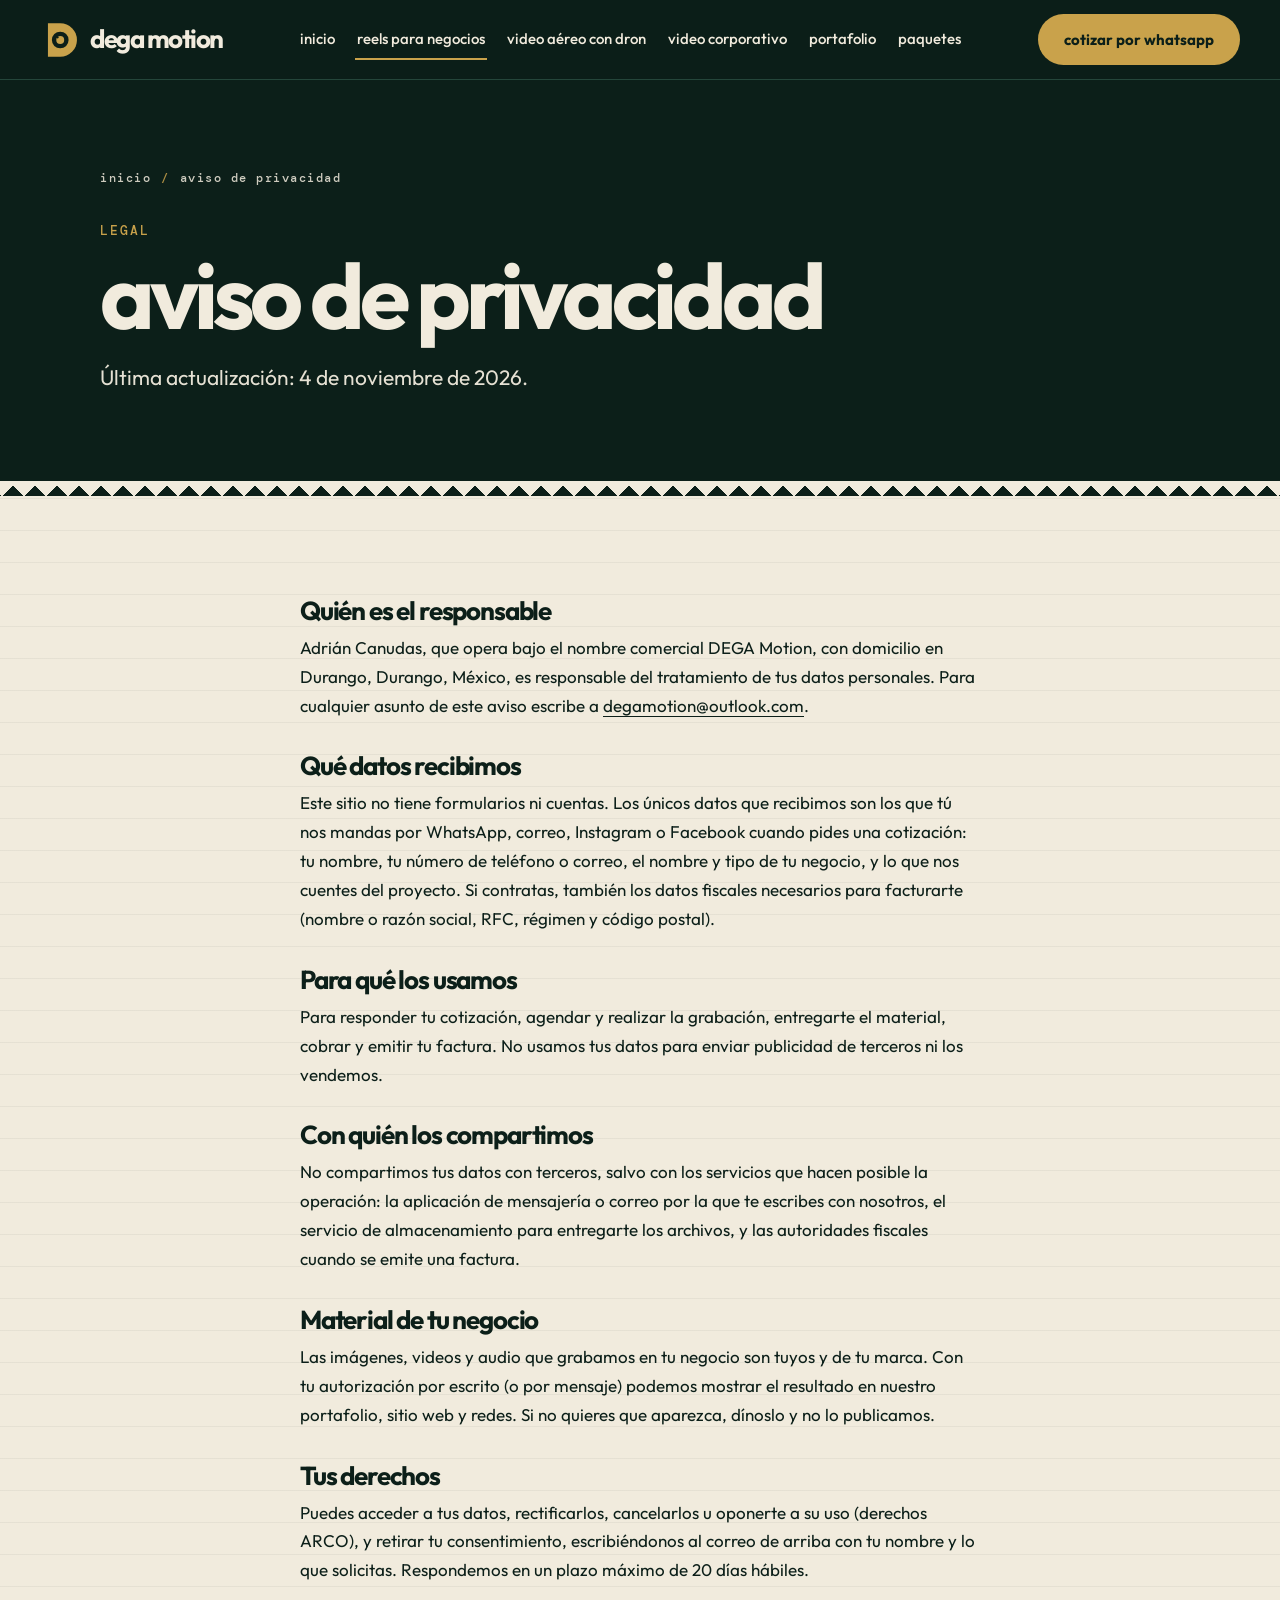
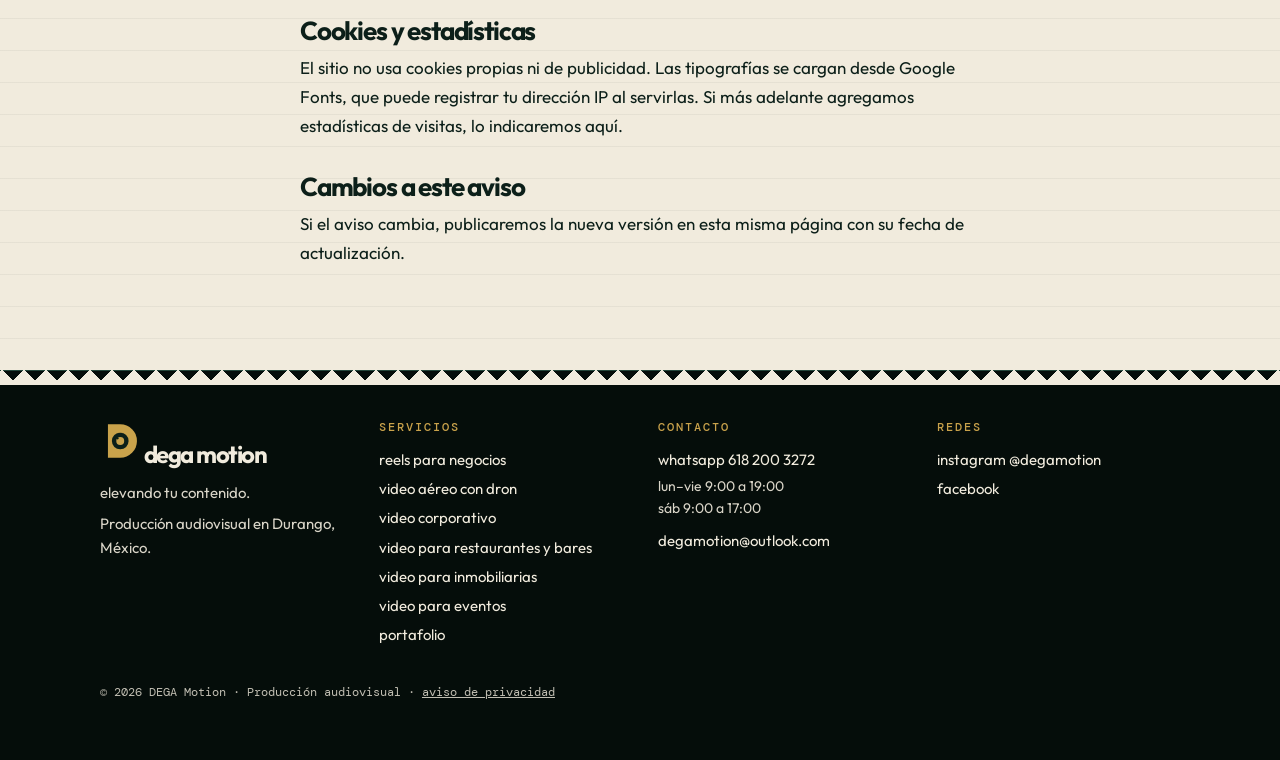
<file: aviso-de-privacidad/index.html>
<!doctype html>
<html lang="es-MX">
<head>
<meta charset="utf-8">
<meta name="viewport" content="width=device-width, initial-scale=1">
<title>Aviso de privacidad | DEGA Motion</title>
<meta name="description" content="Aviso de privacidad de DEGA Motion, producción audiovisual en Durango: qué datos recibimos por WhatsApp o correo, para qué los usamos y cómo ejercer tus derechos.">
<meta name="theme-color" content="#0C1F19">
<meta name="robots" content="index,follow,max-image-preview:large,max-snippet:-1,max-video-preview:-1">
<link rel="canonical" href="https://degamotion.com/aviso-de-privacidad/">
<link rel="alternate" hreflang="es-MX" href="https://degamotion.com/reels-para-negocios/">
<link rel="icon" href="/assets/favicon.svg" type="image/svg+xml">
<link rel="icon" href="/assets/favicon-32.png" sizes="32x32" type="image/png">
<link rel="apple-touch-icon" href="/assets/apple-touch-icon.png">
<link rel="manifest" href="/site.webmanifest">
<meta property="og:type" content="website">
<meta property="og:title" content="Aviso de privacidad | DEGA Motion">
<meta property="og:description" content="Aviso de privacidad de DEGA Motion, producción audiovisual en Durango: qué datos recibimos por WhatsApp o correo, para qué los usamos y cómo ejercer tus derechos.">
<meta property="og:image" content="https://degamotion.com/assets/og-v4.png">
<meta property="og:image:width" content="1200">
<meta property="og:image:height" content="630">
<meta property="og:image:alt" content="DEGA Motion: elevando tu contenido. Reels, video aéreo y corporativo.">
<meta property="og:url" content="https://degamotion.com/aviso-de-privacidad/">
<meta property="og:locale" content="es_MX">
<meta property="og:site_name" content="DEGA Motion">
<meta name="twitter:card" content="summary_large_image">
<meta name="twitter:title" content="Aviso de privacidad | DEGA Motion">
<meta name="twitter:description" content="Aviso de privacidad de DEGA Motion, producción audiovisual en Durango: qué datos recibimos por WhatsApp o correo, para qué los usamos y cómo ejercer tus derechos.">
<meta name="twitter:image" content="https://degamotion.com/assets/og-v4.png">
<link rel="preconnect" href="https://fonts.googleapis.com">
<link rel="preconnect" href="https://fonts.gstatic.com" crossorigin>
<link rel="preload" as="style" href="https://fonts.googleapis.com/css2?family=Outfit:wght@400;500;600;700&family=DM+Mono:wght@400;500&display=swap" onload="this.onload=null;this.rel='stylesheet'">
<noscript><link rel="stylesheet" href="https://fonts.googleapis.com/css2?family=Outfit:wght@400;500;600;700&family=DM+Mono:wght@400;500&display=swap"></noscript>
<link rel="stylesheet" href="/assets/page.css">

<style>.legal h2{font-size:clamp(20px,2.4vw,26px);margin:34px 0 10px}.legal h2:first-child{margin-top:0}.legal p{line-height:1.7;font-size:17px;margin:0}.legal a{text-decoration:underline;text-underline-offset:4px}</style>
</head>
<body>
<a class="skip" href="#contenido">Saltar al contenido</a>
<header><div class="nav">
  <a class="brand" href="/" aria-label="DEGA Motion, inicio"><svg viewBox="0 0 100 100" aria-hidden="true"><path d="M18 12 H46 A38 38 0 0 1 46 88 H18 Z" fill="#C9A24B"/><circle cx="46" cy="50" r="19" fill="#0C1F19"/><circle cx="46" cy="50" r="9" fill="#C9A24B"/><circle cx="40" cy="44" r="2.6" fill="#0C1F19"/></svg> dega motion</a>
  <nav class="links" aria-label="Principal"><a href="/">inicio</a><a href="/reels-para-negocios/" aria-current="page">reels para negocios</a><a href="/video-aereo-con-dron/">video aéreo con dron</a><a href="/video-corporativo/">video corporativo</a><a href="/portafolio/">portafolio</a><a href="/#paquetes">paquetes</a></nav>
  <a class="btn btn-lat" style="padding:12px 24px;font-size:15px" href="https://wa.me/526182003272?text=Hola%20DEGA%20Motion%2C%20quiero%20cotizar%20un%20reel%20para%20mi%20negocio." target="_blank" rel="noopener">cotizar por whatsapp</a>
</div></header>
<main id="contenido">
<section class="hero"><div class="wrap">
  <ol class="crumb" aria-label="Ruta"><li><a href="/">inicio</a></li><li><span>aviso de privacidad</span></li></ol>
  <div class="tag" style="margin-top:36px">legal</div>
  <h1>aviso de privacidad</h1>
  <p class="lead">Última actualización: 4 de noviembre de 2026.</p>
</div></section>
<section class="paper torn"><div class="sec"><div class="wrap" style="max-width:760px">
<div class="legal">
<h2>Quién es el responsable</h2>
<p>Adrián Canudas, que opera bajo el nombre comercial DEGA Motion, con domicilio en Durango, Durango, México, es responsable del tratamiento de tus datos personales. Para cualquier asunto de este aviso escribe a <a href="mailto:degamotion@outlook.com">degamotion@outlook.com</a>.</p>
<h2>Qué datos recibimos</h2>
<p>Este sitio no tiene formularios ni cuentas. Los únicos datos que recibimos son los que tú nos mandas por WhatsApp, correo, Instagram o Facebook cuando pides una cotización: tu nombre, tu número de teléfono o correo, el nombre y tipo de tu negocio, y lo que nos cuentes del proyecto. Si contratas, también los datos fiscales necesarios para facturarte (nombre o razón social, RFC, régimen y código postal).</p>
<h2>Para qué los usamos</h2>
<p>Para responder tu cotización, agendar y realizar la grabación, entregarte el material, cobrar y emitir tu factura. No usamos tus datos para enviar publicidad de terceros ni los vendemos.</p>
<h2>Con quién los compartimos</h2>
<p>No compartimos tus datos con terceros, salvo con los servicios que hacen posible la operación: la aplicación de mensajería o correo por la que te escribes con nosotros, el servicio de almacenamiento para entregarte los archivos, y las autoridades fiscales cuando se emite una factura.</p>
<h2>Material de tu negocio</h2>
<p>Las imágenes, videos y audio que grabamos en tu negocio son tuyos y de tu marca. Con tu autorización por escrito (o por mensaje) podemos mostrar el resultado en nuestro portafolio, sitio web y redes. Si no quieres que aparezca, dínoslo y no lo publicamos.</p>
<h2>Tus derechos</h2>
<p>Puedes acceder a tus datos, rectificarlos, cancelarlos u oponerte a su uso (derechos ARCO), y retirar tu consentimiento, escribiéndonos al correo de arriba con tu nombre y lo que solicitas. Respondemos en un plazo máximo de 20 días hábiles.</p>
<h2>Cookies y estadísticas</h2>
<p>El sitio no usa cookies propias ni de publicidad. Las tipografías se cargan desde Google Fonts, que puede registrar tu dirección IP al servirlas. Si más adelante agregamos estadísticas de visitas, lo indicaremos aquí.</p>
<h2>Cambios a este aviso</h2>
<p>Si el aviso cambia, publicaremos la nueva versión en esta misma página con su fecha de actualización.</p>
</div>
</div></div></section>
</main>
<footer><div class="wrap">
  <div class="fgrid">
    <div><a class="brand" href="/" style="font-size:24px;padding:0" aria-label="DEGA Motion, inicio"><svg viewBox="0 0 100 100" aria-hidden="true"><path d="M18 12 H46 A38 38 0 0 1 46 88 H18 Z" fill="#C9A24B"/><circle cx="46" cy="50" r="19" fill="#0C1F19"/><circle cx="46" cy="50" r="9" fill="#C9A24B"/><circle cx="40" cy="44" r="2.6" fill="#0C1F19"/></svg> dega motion</a><p>elevando tu contenido.</p><p>Producción audiovisual en Durango, México.</p></div>
    <div><div class="fh">servicios</div><a href="/reels-para-negocios/">reels para negocios</a><a href="/video-aereo-con-dron/">video aéreo con dron</a><a href="/video-corporativo/">video corporativo</a><a href="/video-para-restaurantes/">video para restaurantes y bares</a><a href="/video-para-inmobiliarias/">video para inmobiliarias</a><a href="/video-para-eventos/">video para eventos</a><a href="/portafolio/">portafolio</a></div>
    <div><div class="fh">contacto</div><a href="https://wa.me/526182003272?text=Hola%20DEGA%20Motion%2C%20quiero%20cotizar%20un%20reel%20para%20mi%20negocio." target="_blank" rel="noopener">whatsapp 618 200 3272</a><p style="margin:2px 0 6px;font-size:14px">lun–vie 9:00 a 19:00<br>sáb 9:00 a 17:00</p><a href="mailto:degamotion@outlook.com">degamotion@outlook.com</a></div>
    <div><div class="fh">redes</div><a href="https://www.instagram.com/degamotion/" target="_blank" rel="noopener">instagram @degamotion</a><a href="https://www.facebook.com/profile.php?id=61576792566848" target="_blank" rel="noopener">facebook</a></div>
  </div>
  <div class="copy">© 2026 DEGA Motion · Producción audiovisual · <a href="/aviso-de-privacidad/">aviso de privacidad</a></div>
</div></footer>
</body>
</html>
</file>
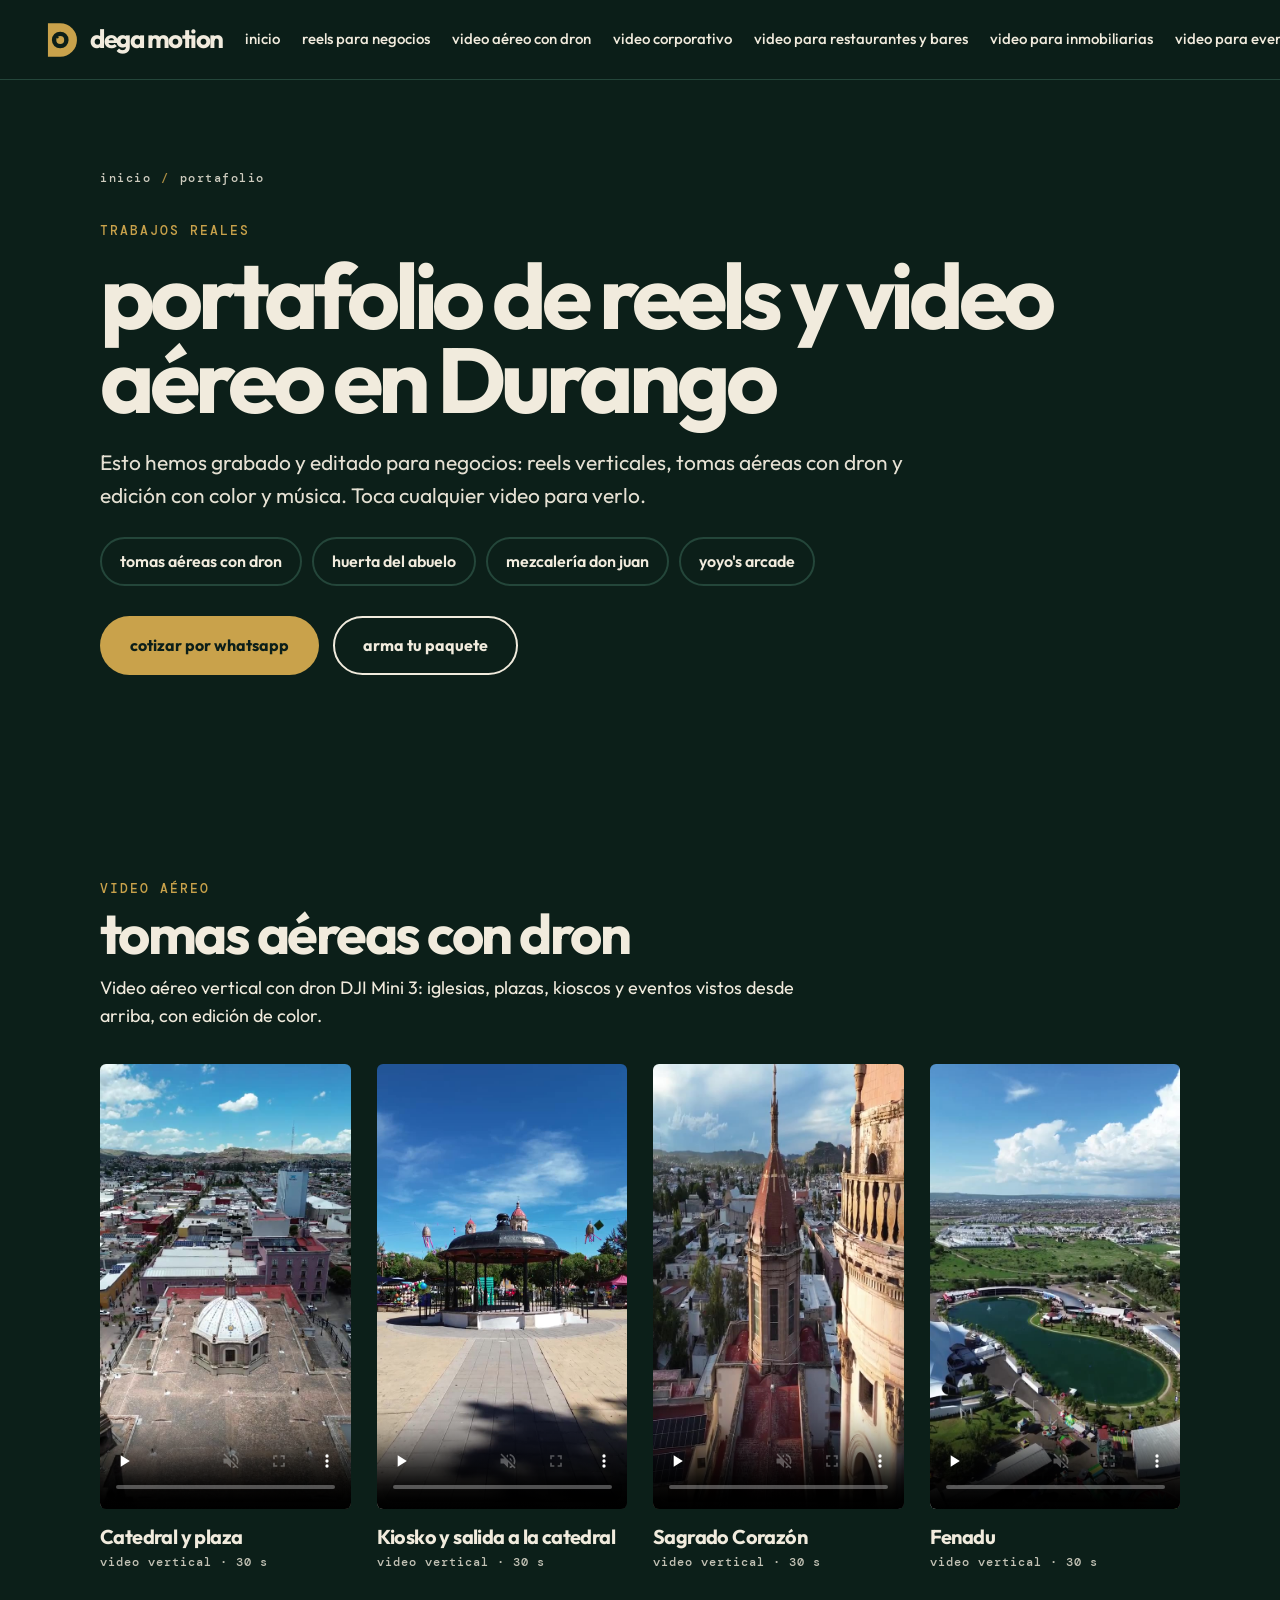
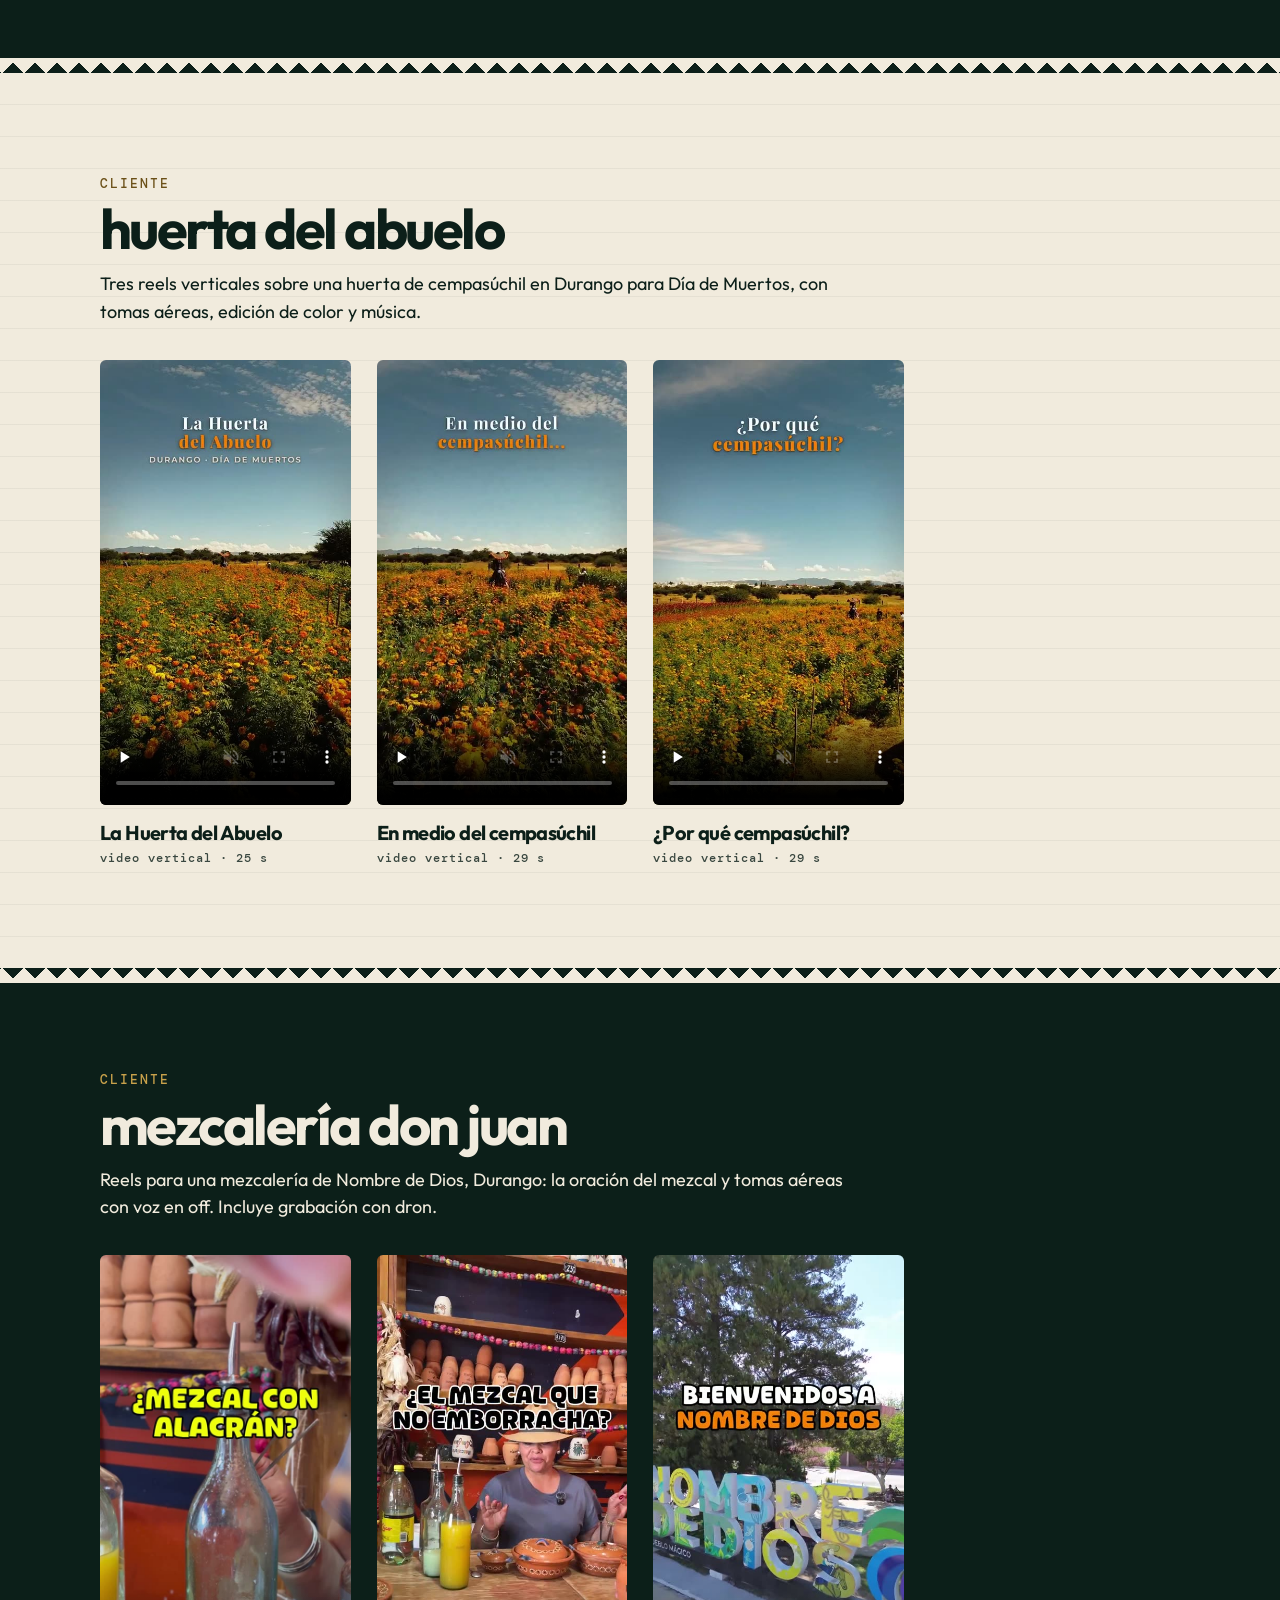
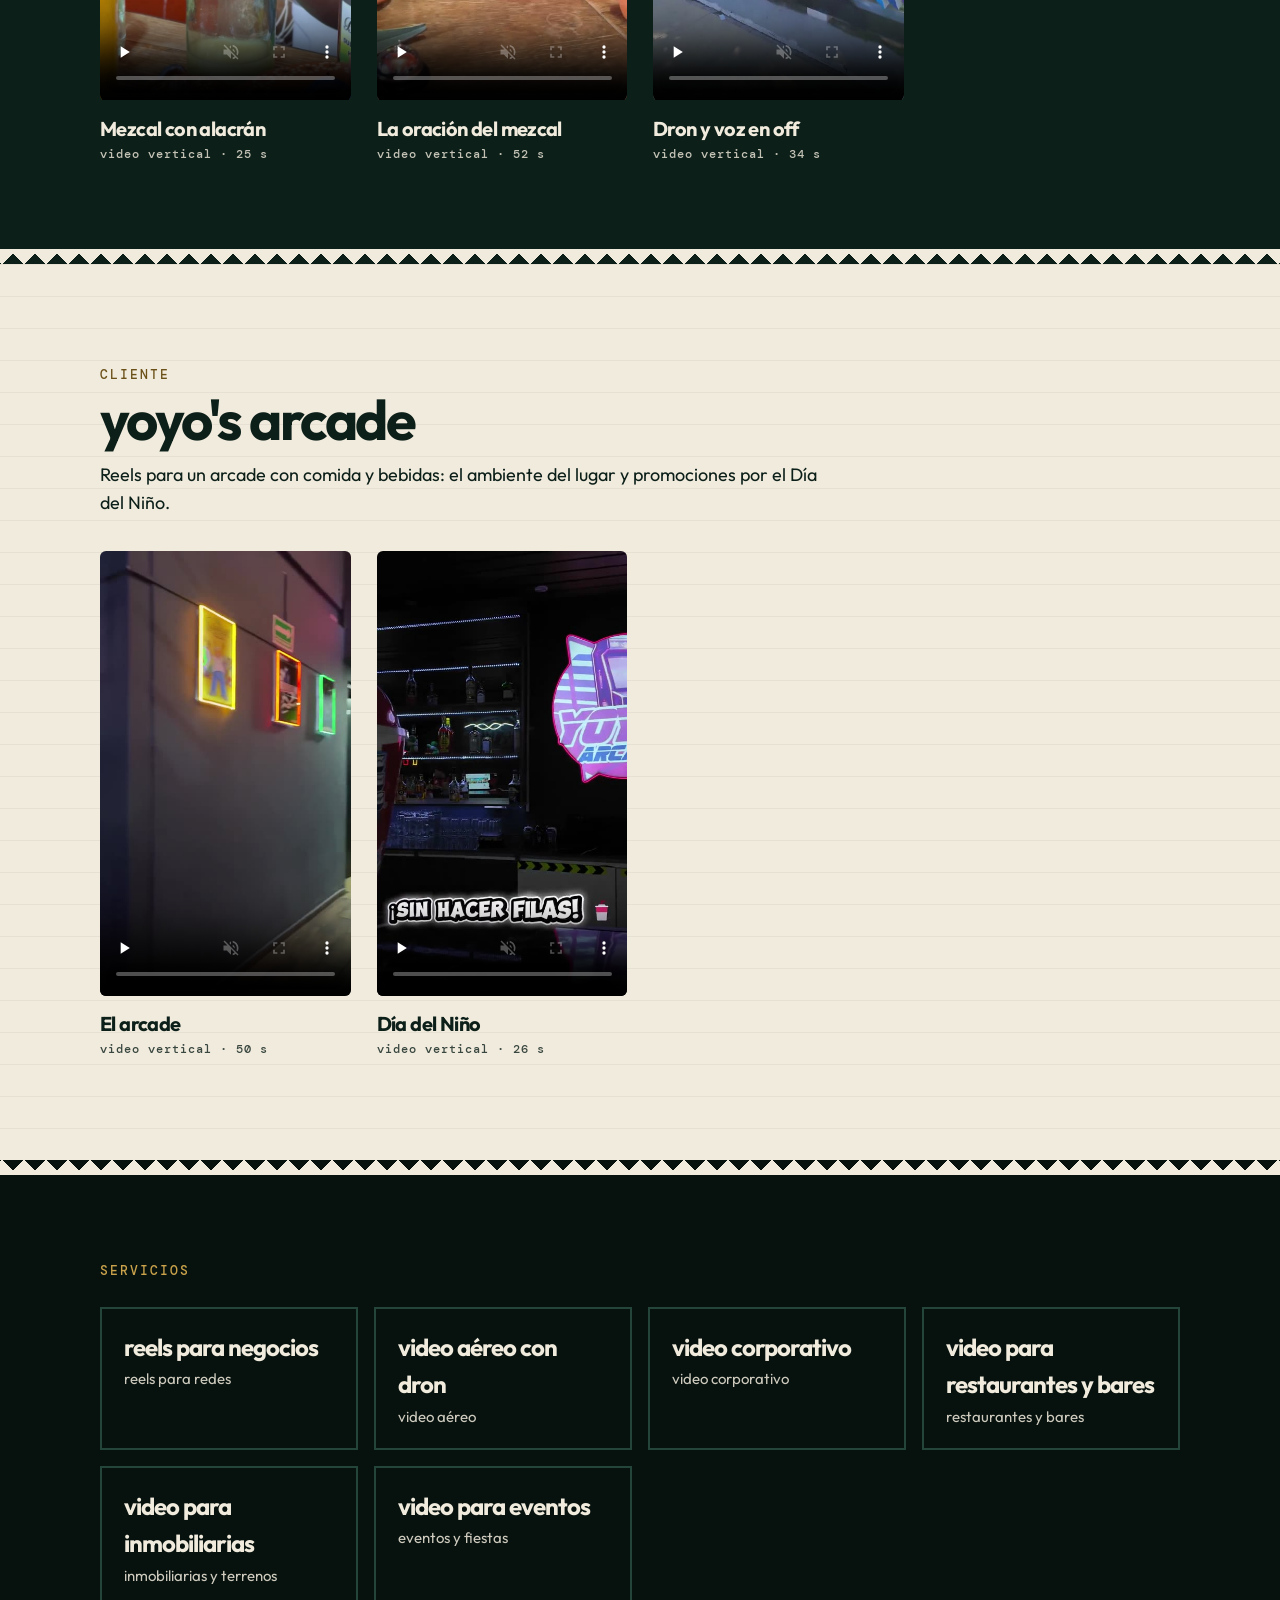
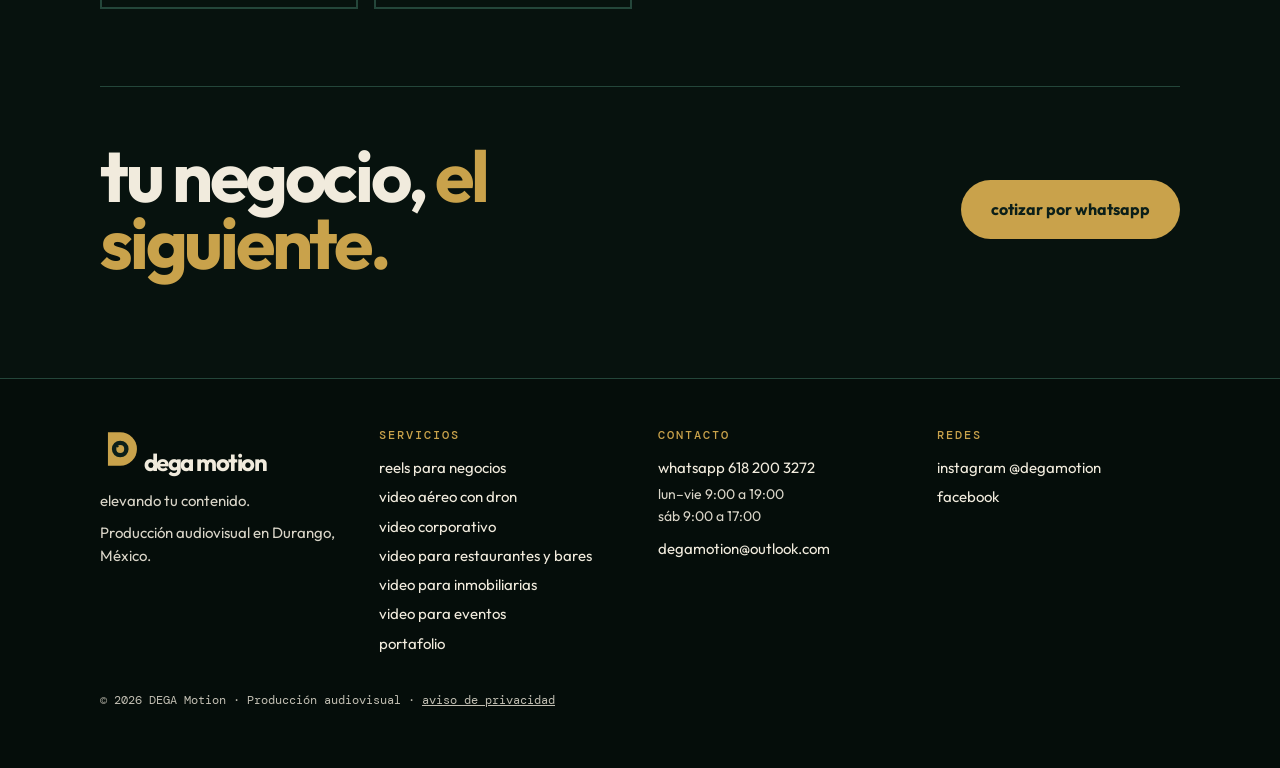
<file: portafolio/index.html>
<!doctype html>
<html lang="es-MX">
<head>
<meta charset="utf-8">
<meta name="viewport" content="width=device-width, initial-scale=1">
<title>Portafolio de reels y video aéreo en Durango | DEGA Motion</title>
<meta name="description" content="Trabajos reales de DEGA Motion: reels para negocios, video aéreo con dron y más. Tomas aéreas y reels para Huerta del Abuelo, Mezcalería Don Juan y YoYo&#x27;s.">
<meta name="theme-color" content="#0C1F19">
<meta name="robots" content="index,follow,max-image-preview:large,max-snippet:-1,max-video-preview:-1">
<link rel="canonical" href="https://degamotion.com/portafolio/">
<link rel="alternate" hreflang="es-MX" href="https://degamotion.com/portafolio/">
<link rel="icon" href="/assets/favicon.svg" type="image/svg+xml">
<link rel="icon" href="/assets/favicon-32.png" sizes="32x32" type="image/png">
<link rel="apple-touch-icon" href="/assets/apple-touch-icon.png">
<link rel="manifest" href="/site.webmanifest">
<meta property="og:type" content="website">
<meta property="og:title" content="Portafolio de reels y video aéreo en Durango | DEGA Motion">
<meta property="og:description" content="Trabajos reales de DEGA Motion: reels para negocios, video aéreo con dron y más. Tomas aéreas y reels para Huerta del Abuelo, Mezcalería Don Juan y YoYo&#x27;s.">
<meta property="og:image" content="https://degamotion.com/assets/og-v4.png">
<meta property="og:image:width" content="1200">
<meta property="og:image:height" content="630">
<meta property="og:image:alt" content="DEGA Motion: elevando tu contenido. Reels, video aéreo y corporativo.">
<meta property="og:url" content="https://degamotion.com/portafolio/">
<meta property="og:locale" content="es_MX">
<meta property="og:site_name" content="DEGA Motion">
<meta name="twitter:card" content="summary_large_image">
<meta name="twitter:title" content="Portafolio de reels y video aéreo en Durango | DEGA Motion">
<meta name="twitter:description" content="Trabajos reales de DEGA Motion: reels para negocios, video aéreo con dron y más. Tomas aéreas y reels para Huerta del Abuelo, Mezcalería Don Juan y YoYo&#x27;s.">
<meta name="twitter:image" content="https://degamotion.com/assets/og-v4.png">
<link rel="preconnect" href="https://fonts.googleapis.com">
<link rel="preconnect" href="https://fonts.gstatic.com" crossorigin>
<link rel="preload" as="style" href="https://fonts.googleapis.com/css2?family=Outfit:wght@400;500;600;700&family=DM+Mono:wght@400;500&display=swap" onload="this.onload=null;this.rel='stylesheet'">
<noscript><link rel="stylesheet" href="https://fonts.googleapis.com/css2?family=Outfit:wght@400;500;600;700&family=DM+Mono:wght@400;500&display=swap"></noscript>
<link rel="stylesheet" href="/assets/page.css">
<style>
.lead2{max-width:62ch;font-size:18px;margin:14px 0 0}
.wkgrid{display:grid;grid-template-columns:repeat(auto-fill,minmax(230px,1fr));gap:26px;margin-top:34px}
.wkgrid.hz{grid-template-columns:repeat(auto-fill,minmax(320px,1fr))}.wk{margin:0}.wk .vid{max-width:none}
.wk figcaption{display:flex;flex-direction:column;gap:2px;margin-top:12px}
.wk figcaption b{font-size:20px;letter-spacing:-.6px}.wk figcaption span{font:500 12px 'DM Mono',monospace;letter-spacing:1px;opacity:.8}
.chips{display:flex;flex-wrap:wrap;gap:10px;margin-top:26px}.chips a{border:2px solid var(--lin);padding:10px 18px;border-radius:99px;text-decoration:none;font-weight:600}.chips a:hover{border-color:var(--lat);color:var(--lat)}
</style>
<script type="application/ld+json">
{
 "@context": "https://schema.org",
 "@graph": [
  {
   "@type": "CollectionPage",
   "@id": "https://degamotion.com/portafolio/#webpage",
   "url": "https://degamotion.com/portafolio/",
   "name": "Portafolio de reels y video aéreo en Durango | DEGA Motion",
   "description": "Trabajos reales de DEGA Motion: reels para negocios, video aéreo con dron y más. Tomas aéreas y reels para Huerta del Abuelo, Mezcalería Don Juan y YoYo's.",
   "inLanguage": "es-MX",
   "isPartOf": {
    "@id": "https://degamotion.com/#website"
   },
   "breadcrumb": {
    "@id": "https://degamotion.com/portafolio/#breadcrumb"
   },
   "mainEntity": {
    "@id": "https://degamotion.com/portafolio/#lista"
   }
  },
  {
   "@type": "BreadcrumbList",
   "@id": "https://degamotion.com/portafolio/#breadcrumb",
   "itemListElement": [
    {
     "@type": "ListItem",
     "position": 1,
     "name": "Inicio",
     "item": "https://degamotion.com/"
    },
    {
     "@type": "ListItem",
     "position": 2,
     "name": "Portafolio",
     "item": "https://degamotion.com/portafolio/"
    }
   ]
  },
  {
   "@type": "ItemList",
   "@id": "https://degamotion.com/portafolio/#lista",
   "itemListElement": [
    {
     "@type": "ListItem",
     "position": 1,
     "item": {
      "@id": "https://degamotion.com/portafolio/#v1"
     }
    },
    {
     "@type": "ListItem",
     "position": 2,
     "item": {
      "@id": "https://degamotion.com/portafolio/#v2"
     }
    },
    {
     "@type": "ListItem",
     "position": 3,
     "item": {
      "@id": "https://degamotion.com/portafolio/#v3"
     }
    },
    {
     "@type": "ListItem",
     "position": 4,
     "item": {
      "@id": "https://degamotion.com/portafolio/#v4"
     }
    },
    {
     "@type": "ListItem",
     "position": 5,
     "item": {
      "@id": "https://degamotion.com/portafolio/#v5"
     }
    },
    {
     "@type": "ListItem",
     "position": 6,
     "item": {
      "@id": "https://degamotion.com/portafolio/#v6"
     }
    },
    {
     "@type": "ListItem",
     "position": 7,
     "item": {
      "@id": "https://degamotion.com/portafolio/#v7"
     }
    },
    {
     "@type": "ListItem",
     "position": 8,
     "item": {
      "@id": "https://degamotion.com/portafolio/#v8"
     }
    },
    {
     "@type": "ListItem",
     "position": 9,
     "item": {
      "@id": "https://degamotion.com/portafolio/#v9"
     }
    },
    {
     "@type": "ListItem",
     "position": 10,
     "item": {
      "@id": "https://degamotion.com/portafolio/#v10"
     }
    },
    {
     "@type": "ListItem",
     "position": 11,
     "item": {
      "@id": "https://degamotion.com/portafolio/#v11"
     }
    },
    {
     "@type": "ListItem",
     "position": 12,
     "item": {
      "@id": "https://degamotion.com/portafolio/#v12"
     }
    }
   ]
  },
  {
   "@type": "VideoObject",
   "@id": "https://degamotion.com/portafolio/#v1",
   "name": "Tomas aéreas con dron — Catedral y plaza",
   "description": "Toma aérea con dron de una catedral y su plaza. Producido por DEGA Motion.",
   "thumbnailUrl": "https://degamotion.com/assets/portafolio/dron-catedral-y-plaza.jpg",
   "contentUrl": "https://degamotion.com/assets/portafolio/dron-catedral-y-plaza.mp4",
   "uploadDate": "2026-05-15",
   "duration": "PT30S",
   "inLanguage": "es-MX",
   "publisher": {
    "@id": "https://degamotion.com/#org"
   }
  },
  {
   "@type": "VideoObject",
   "@id": "https://degamotion.com/portafolio/#v2",
   "name": "Tomas aéreas con dron — Kiosko y salida a la catedral",
   "description": "Toma aérea con dron de un kiosko y la salida a la catedral en Nombre de Dios, Durango. Producido por DEGA Motion.",
   "thumbnailUrl": "https://degamotion.com/assets/portafolio/dron-kiosko-y-catedral.jpg",
   "contentUrl": "https://degamotion.com/assets/portafolio/dron-kiosko-y-catedral.mp4",
   "uploadDate": "2026-05-15",
   "duration": "PT30S",
   "inLanguage": "es-MX",
   "publisher": {
    "@id": "https://degamotion.com/#org"
   }
  },
  {
   "@type": "VideoObject",
   "@id": "https://degamotion.com/portafolio/#v3",
   "name": "Tomas aéreas con dron — Sagrado Corazón",
   "description": "Toma aérea con dron de un templo y su calle. Producido por DEGA Motion.",
   "thumbnailUrl": "https://degamotion.com/assets/portafolio/dron-sagrado-corazon.jpg",
   "contentUrl": "https://degamotion.com/assets/portafolio/dron-sagrado-corazon.mp4",
   "uploadDate": "2026-05-15",
   "duration": "PT30S",
   "inLanguage": "es-MX",
   "publisher": {
    "@id": "https://degamotion.com/#org"
   }
  },
  {
   "@type": "VideoObject",
   "@id": "https://degamotion.com/portafolio/#v4",
   "name": "Tomas aéreas con dron — Fenadu",
   "description": "Toma aérea con dron de la feria Fenadu. Producido por DEGA Motion.",
   "thumbnailUrl": "https://degamotion.com/assets/portafolio/dron-fenadu.jpg",
   "contentUrl": "https://degamotion.com/assets/portafolio/dron-fenadu.mp4",
   "uploadDate": "2026-05-15",
   "duration": "PT30S",
   "inLanguage": "es-MX",
   "publisher": {
    "@id": "https://degamotion.com/#org"
   }
  },
  {
   "@type": "VideoObject",
   "@id": "https://degamotion.com/portafolio/#v5",
   "name": "Huerta del Abuelo — La Huerta del Abuelo",
   "description": "Reel vertical de presentación de la Huerta del Abuelo, Durango, Día de Muertos. Producido por DEGA Motion.",
   "thumbnailUrl": "https://degamotion.com/assets/portafolio/huerta-reel-1.jpg",
   "contentUrl": "https://degamotion.com/assets/portafolio/huerta-reel-1.mp4",
   "uploadDate": "2026-10-31",
   "duration": "PT25S",
   "inLanguage": "es-MX",
   "publisher": {
    "@id": "https://degamotion.com/#org"
   }
  },
  {
   "@type": "VideoObject",
   "@id": "https://degamotion.com/portafolio/#v6",
   "name": "Huerta del Abuelo — En medio del cempasúchil",
   "description": "Reel vertical en el campo de cempasúchil de la Huerta del Abuelo. Producido por DEGA Motion.",
   "thumbnailUrl": "https://degamotion.com/assets/portafolio/huerta-reel-2.jpg",
   "contentUrl": "https://degamotion.com/assets/portafolio/huerta-reel-2.mp4",
   "uploadDate": "2026-10-31",
   "duration": "PT29S",
   "inLanguage": "es-MX",
   "publisher": {
    "@id": "https://degamotion.com/#org"
   }
  },
  {
   "@type": "VideoObject",
   "@id": "https://degamotion.com/portafolio/#v7",
   "name": "Huerta del Abuelo — ¿Por qué cempasúchil?",
   "description": "Reel vertical sobre la tradición del cempasúchil para la Huerta del Abuelo. Producido por DEGA Motion.",
   "thumbnailUrl": "https://degamotion.com/assets/portafolio/huerta-reel-3.jpg",
   "contentUrl": "https://degamotion.com/assets/portafolio/huerta-reel-3.mp4",
   "uploadDate": "2026-10-31",
   "duration": "PT29S",
   "inLanguage": "es-MX",
   "publisher": {
    "@id": "https://degamotion.com/#org"
   }
  },
  {
   "@type": "VideoObject",
   "@id": "https://degamotion.com/portafolio/#v8",
   "name": "Mezcalería Don Juan — Mezcal con alacrán",
   "description": "Reel vertical para Mezcalería Don Juan. Producido por DEGA Motion.",
   "thumbnailUrl": "https://degamotion.com/assets/trabajo-mezcaleria-don-juan.jpg",
   "contentUrl": "https://degamotion.com/assets/trabajo-mezcaleria-don-juan.mp4",
   "uploadDate": "2026-05-15",
   "duration": "PT25S",
   "inLanguage": "es-MX",
   "publisher": {
    "@id": "https://degamotion.com/#org"
   }
  },
  {
   "@type": "VideoObject",
   "@id": "https://degamotion.com/portafolio/#v9",
   "name": "Mezcalería Don Juan — La oración del mezcal",
   "description": "Reel vertical de la oración del mezcal para Mezcalería Don Juan. Producido por DEGA Motion.",
   "thumbnailUrl": "https://degamotion.com/assets/portafolio/mezcaleria-oracion-del-mezcal.jpg",
   "contentUrl": "https://degamotion.com/assets/portafolio/mezcaleria-oracion-del-mezcal.mp4",
   "uploadDate": "2026-05-15",
   "duration": "PT52S",
   "inLanguage": "es-MX",
   "publisher": {
    "@id": "https://degamotion.com/#org"
   }
  },
  {
   "@type": "VideoObject",
   "@id": "https://degamotion.com/portafolio/#v10",
   "name": "Mezcalería Don Juan — Dron y voz en off",
   "description": "Reel vertical con tomas de dron y voz en off para Mezcalería Don Juan. Producido por DEGA Motion.",
   "thumbnailUrl": "https://degamotion.com/assets/portafolio/mezcaleria-dron-voz-en-off.jpg",
   "contentUrl": "https://degamotion.com/assets/portafolio/mezcaleria-dron-voz-en-off.mp4",
   "uploadDate": "2026-05-15",
   "duration": "PT34S",
   "inLanguage": "es-MX",
   "publisher": {
    "@id": "https://degamotion.com/#org"
   }
  },
  {
   "@type": "VideoObject",
   "@id": "https://degamotion.com/portafolio/#v11",
   "name": "YoYo's Arcade — El arcade",
   "description": "Reel vertical del arcade YoYo's. Producido por DEGA Motion.",
   "thumbnailUrl": "https://degamotion.com/assets/portafolio/yoyos-arcade.jpg",
   "contentUrl": "https://degamotion.com/assets/portafolio/yoyos-arcade.mp4",
   "uploadDate": "2026-03-15",
   "duration": "PT50S",
   "inLanguage": "es-MX",
   "publisher": {
    "@id": "https://degamotion.com/#org"
   }
  },
  {
   "@type": "VideoObject",
   "@id": "https://degamotion.com/portafolio/#v12",
   "name": "YoYo's Arcade — Día del Niño",
   "description": "Reel vertical del Día del Niño en YoYo's. Producido por DEGA Motion.",
   "thumbnailUrl": "https://degamotion.com/assets/portafolio/yoyos-dia-del-nino.jpg",
   "contentUrl": "https://degamotion.com/assets/portafolio/yoyos-dia-del-nino.mp4",
   "uploadDate": "2026-04-27",
   "duration": "PT26S",
   "inLanguage": "es-MX",
   "publisher": {
    "@id": "https://degamotion.com/#org"
   }
  }
 ]
}
</script>
</head>
<body>
<a class="skip" href="#contenido">Saltar al contenido</a>
<header><div class="nav">
  <a class="brand" href="/" aria-label="DEGA Motion, inicio"><svg viewBox="0 0 100 100" aria-hidden="true"><path d="M18 12 H46 A38 38 0 0 1 46 88 H18 Z" fill="#C9A24B"/><circle cx="46" cy="50" r="19" fill="#0C1F19"/><circle cx="46" cy="50" r="9" fill="#C9A24B"/><circle cx="40" cy="44" r="2.6" fill="#0C1F19"/></svg> dega motion</a>
  <nav class="links" aria-label="Principal"><a href="/">inicio</a><a href="/reels-para-negocios/">reels para negocios</a><a href="/video-aereo-con-dron/">video aéreo con dron</a><a href="/video-corporativo/">video corporativo</a><a href="/video-para-restaurantes/">video para restaurantes y bares</a><a href="/video-para-inmobiliarias/">video para inmobiliarias</a><a href="/video-para-eventos/">video para eventos</a><a href="/portafolio/" aria-current="page">portafolio</a><a href="/#paquetes">paquetes</a></nav>
  <a class="btn btn-lat" style="padding:12px 24px;font-size:15px" href="https://wa.me/526182003272?text=Hola%20DEGA%20Motion%2C%20vi%20su%20portafolio%20y%20quiero%20cotizar%20un%20video." target="_blank" rel="noopener">cotizar por whatsapp</a>
</div></header>
<main id="contenido">
<section class="hero"><div class="wrap">
  <ol class="crumb" aria-label="Ruta"><li><a href="/">inicio</a></li><li><span>portafolio</span></li></ol>
  <div class="tag" style="margin-top:36px">trabajos reales</div>
  <h1>portafolio de reels y video aéreo en Durango</h1>
  <p class="lead">Esto hemos grabado y editado para negocios: reels verticales, tomas aéreas con dron y edición con color y música. Toca cualquier video para verlo.</p>
  <div class="chips"><a href="#dron">tomas aéreas con dron</a><a href="#huerta">huerta del abuelo</a><a href="#mezcaleria">mezcalería don juan</a><a href="#yoyos">yoyo&#x27;s arcade</a></div>
  <div class="cta"><a class="btn btn-lat" href="https://wa.me/526182003272?text=Hola%20DEGA%20Motion%2C%20vi%20su%20portafolio%20y%20quiero%20cotizar%20un%20video." target="_blank" rel="noopener">cotizar por whatsapp</a><a class="btn btn-line" href="/#armar">arma tu paquete</a></div>
</div></section>
<section class="sec " id="dron"><div class="wrap"><div class="tag">video aéreo</div><h2 style="margin-top:10px">tomas aéreas con dron</h2><p class="lead2">Video aéreo vertical con dron DJI Mini 3: iglesias, plazas, kioscos y eventos vistos desde arriba, con edición de color.</p><div class="wkgrid"><figure class="wk"><div class="vid"><video controls muted playsinline preload="none" poster="/assets/portafolio/dron-catedral-y-plaza.jpg" aria-label="Toma aérea con dron de una catedral y su plaza"><source src="/assets/portafolio/dron-catedral-y-plaza.mp4" type="video/mp4"></video></div><figcaption><b>Catedral y plaza</b><span>video vertical · 30 s</span></figcaption></figure><figure class="wk"><div class="vid"><video controls muted playsinline preload="none" poster="/assets/portafolio/dron-kiosko-y-catedral.jpg" aria-label="Toma aérea con dron de un kiosko y la salida a la catedral en Nombre de Dios, Durango"><source src="/assets/portafolio/dron-kiosko-y-catedral.mp4" type="video/mp4"></video></div><figcaption><b>Kiosko y salida a la catedral</b><span>video vertical · 30 s</span></figcaption></figure><figure class="wk"><div class="vid"><video controls muted playsinline preload="none" poster="/assets/portafolio/dron-sagrado-corazon.jpg" aria-label="Toma aérea con dron de un templo y su calle"><source src="/assets/portafolio/dron-sagrado-corazon.mp4" type="video/mp4"></video></div><figcaption><b>Sagrado Corazón</b><span>video vertical · 30 s</span></figcaption></figure><figure class="wk"><div class="vid"><video controls muted playsinline preload="none" poster="/assets/portafolio/dron-fenadu.jpg" aria-label="Toma aérea con dron de la feria Fenadu"><source src="/assets/portafolio/dron-fenadu.mp4" type="video/mp4"></video></div><figcaption><b>Fenadu</b><span>video vertical · 30 s</span></figcaption></figure></div></div></section><section class="sec paper torn" id="huerta"><div class="wrap"><div class="tag">cliente</div><h2 style="margin-top:10px">huerta del abuelo</h2><p class="lead2">Tres reels verticales sobre una huerta de cempasúchil en Durango para Día de Muertos, con tomas aéreas, edición de color y música.</p><div class="wkgrid"><figure class="wk"><div class="vid"><video controls muted playsinline preload="none" poster="/assets/portafolio/huerta-reel-1.jpg" aria-label="Reel vertical de presentación de la Huerta del Abuelo, Durango, Día de Muertos"><source src="/assets/portafolio/huerta-reel-1.mp4" type="video/mp4"></video></div><figcaption><b>La Huerta del Abuelo</b><span>video vertical · 25 s</span></figcaption></figure><figure class="wk"><div class="vid"><video controls muted playsinline preload="none" poster="/assets/portafolio/huerta-reel-2.jpg" aria-label="Reel vertical en el campo de cempasúchil de la Huerta del Abuelo"><source src="/assets/portafolio/huerta-reel-2.mp4" type="video/mp4"></video></div><figcaption><b>En medio del cempasúchil</b><span>video vertical · 29 s</span></figcaption></figure><figure class="wk"><div class="vid"><video controls muted playsinline preload="none" poster="/assets/portafolio/huerta-reel-3.jpg" aria-label="Reel vertical sobre la tradición del cempasúchil para la Huerta del Abuelo"><source src="/assets/portafolio/huerta-reel-3.mp4" type="video/mp4"></video></div><figcaption><b>¿Por qué cempasúchil?</b><span>video vertical · 29 s</span></figcaption></figure></div></div></section><section class="sec " id="mezcaleria"><div class="wrap"><div class="tag">cliente</div><h2 style="margin-top:10px">mezcalería don juan</h2><p class="lead2">Reels para una mezcalería de Nombre de Dios, Durango: la oración del mezcal y tomas aéreas con voz en off. Incluye grabación con dron.</p><div class="wkgrid"><figure class="wk"><div class="vid"><video controls muted playsinline preload="none" poster="/assets/trabajo-mezcaleria-don-juan.jpg" aria-label="Reel vertical para Mezcalería Don Juan"><source src="/assets/trabajo-mezcaleria-don-juan.mp4" type="video/mp4"></video></div><figcaption><b>Mezcal con alacrán</b><span>video vertical · 25 s</span></figcaption></figure><figure class="wk"><div class="vid"><video controls muted playsinline preload="none" poster="/assets/portafolio/mezcaleria-oracion-del-mezcal.jpg" aria-label="Reel vertical de la oración del mezcal para Mezcalería Don Juan"><source src="/assets/portafolio/mezcaleria-oracion-del-mezcal.mp4" type="video/mp4"></video></div><figcaption><b>La oración del mezcal</b><span>video vertical · 52 s</span></figcaption></figure><figure class="wk"><div class="vid"><video controls muted playsinline preload="none" poster="/assets/portafolio/mezcaleria-dron-voz-en-off.jpg" aria-label="Reel vertical con tomas de dron y voz en off para Mezcalería Don Juan"><source src="/assets/portafolio/mezcaleria-dron-voz-en-off.mp4" type="video/mp4"></video></div><figcaption><b>Dron y voz en off</b><span>video vertical · 34 s</span></figcaption></figure></div></div></section><section class="sec paper torn" id="yoyos"><div class="wrap"><div class="tag">cliente</div><h2 style="margin-top:10px">yoyo&#x27;s arcade</h2><p class="lead2">Reels para un arcade con comida y bebidas: el ambiente del lugar y promociones por el Día del Niño.</p><div class="wkgrid"><figure class="wk"><div class="vid"><video controls muted playsinline preload="none" poster="/assets/portafolio/yoyos-arcade.jpg" aria-label="Reel vertical del arcade YoYo&#x27;s"><source src="/assets/portafolio/yoyos-arcade.mp4" type="video/mp4"></video></div><figcaption><b>El arcade</b><span>video vertical · 50 s</span></figcaption></figure><figure class="wk"><div class="vid"><video controls muted playsinline preload="none" poster="/assets/portafolio/yoyos-dia-del-nino.jpg" aria-label="Reel vertical del Día del Niño en YoYo&#x27;s"><source src="/assets/portafolio/yoyos-dia-del-nino.mp4" type="video/mp4"></video></div><figcaption><b>Día del Niño</b><span>video vertical · 26 s</span></figcaption></figure></div></div></section>
<section class="sec deep"><div class="wrap">
  <div class="tag">servicios</div>
  <div class="others"><a href="/reels-para-negocios/"><b>reels para negocios</b><span>reels para redes</span></a><a href="/video-aereo-con-dron/"><b>video aéreo con dron</b><span>video aéreo</span></a><a href="/video-corporativo/"><b>video corporativo</b><span>video corporativo</span></a><a href="/video-para-restaurantes/"><b>video para restaurantes y bares</b><span>restaurantes y bares</span></a><a href="/video-para-inmobiliarias/"><b>video para inmobiliarias</b><span>inmobiliarias y terrenos</span></a><a href="/video-para-eventos/"><b>video para eventos</b><span>eventos y fiestas</span></a></div>
  <div class="fin"><h2>tu negocio, <em>el siguiente.</em></h2><a class="btn btn-lat" href="https://wa.me/526182003272?text=Hola%20DEGA%20Motion%2C%20vi%20su%20portafolio%20y%20quiero%20cotizar%20un%20video." target="_blank" rel="noopener">cotizar por whatsapp</a></div>
</div></section>
</main>
<footer><div class="wrap"><div class="fgrid">
  <div><a class="brand" href="/" style="font-size:24px;padding:0" aria-label="DEGA Motion, inicio"><svg viewBox="0 0 100 100" aria-hidden="true"><path d="M18 12 H46 A38 38 0 0 1 46 88 H18 Z" fill="#C9A24B"/><circle cx="46" cy="50" r="19" fill="#0C1F19"/><circle cx="46" cy="50" r="9" fill="#C9A24B"/><circle cx="40" cy="44" r="2.6" fill="#0C1F19"/></svg> dega motion</a><p>elevando tu contenido.</p><p>Producción audiovisual en Durango, México.</p></div>
  <div><div class="fh">servicios</div><a href="/reels-para-negocios/">reels para negocios</a><a href="/video-aereo-con-dron/">video aéreo con dron</a><a href="/video-corporativo/">video corporativo</a><a href="/video-para-restaurantes/">video para restaurantes y bares</a><a href="/video-para-inmobiliarias/">video para inmobiliarias</a><a href="/video-para-eventos/">video para eventos</a><a href="/portafolio/">portafolio</a></div>
  <div><div class="fh">contacto</div><a href="https://wa.me/526182003272?text=Hola%20DEGA%20Motion%2C%20vi%20su%20portafolio%20y%20quiero%20cotizar%20un%20video." target="_blank" rel="noopener">whatsapp 618 200 3272</a><p style="margin:2px 0 6px;font-size:14px">lun–vie 9:00 a 19:00<br>sáb 9:00 a 17:00</p><a href="mailto:degamotion@outlook.com">degamotion@outlook.com</a></div>
  <div><div class="fh">redes</div><a href="https://www.instagram.com/degamotion/" target="_blank" rel="noopener">instagram @degamotion</a><a href="https://www.facebook.com/profile.php?id=61576792566848" target="_blank" rel="noopener">facebook</a></div>
</div><div class="copy">© 2026 DEGA Motion · Producción audiovisual · <a href="/aviso-de-privacidad/">aviso de privacidad</a></div></div></footer>
</body>
</html>
</file>
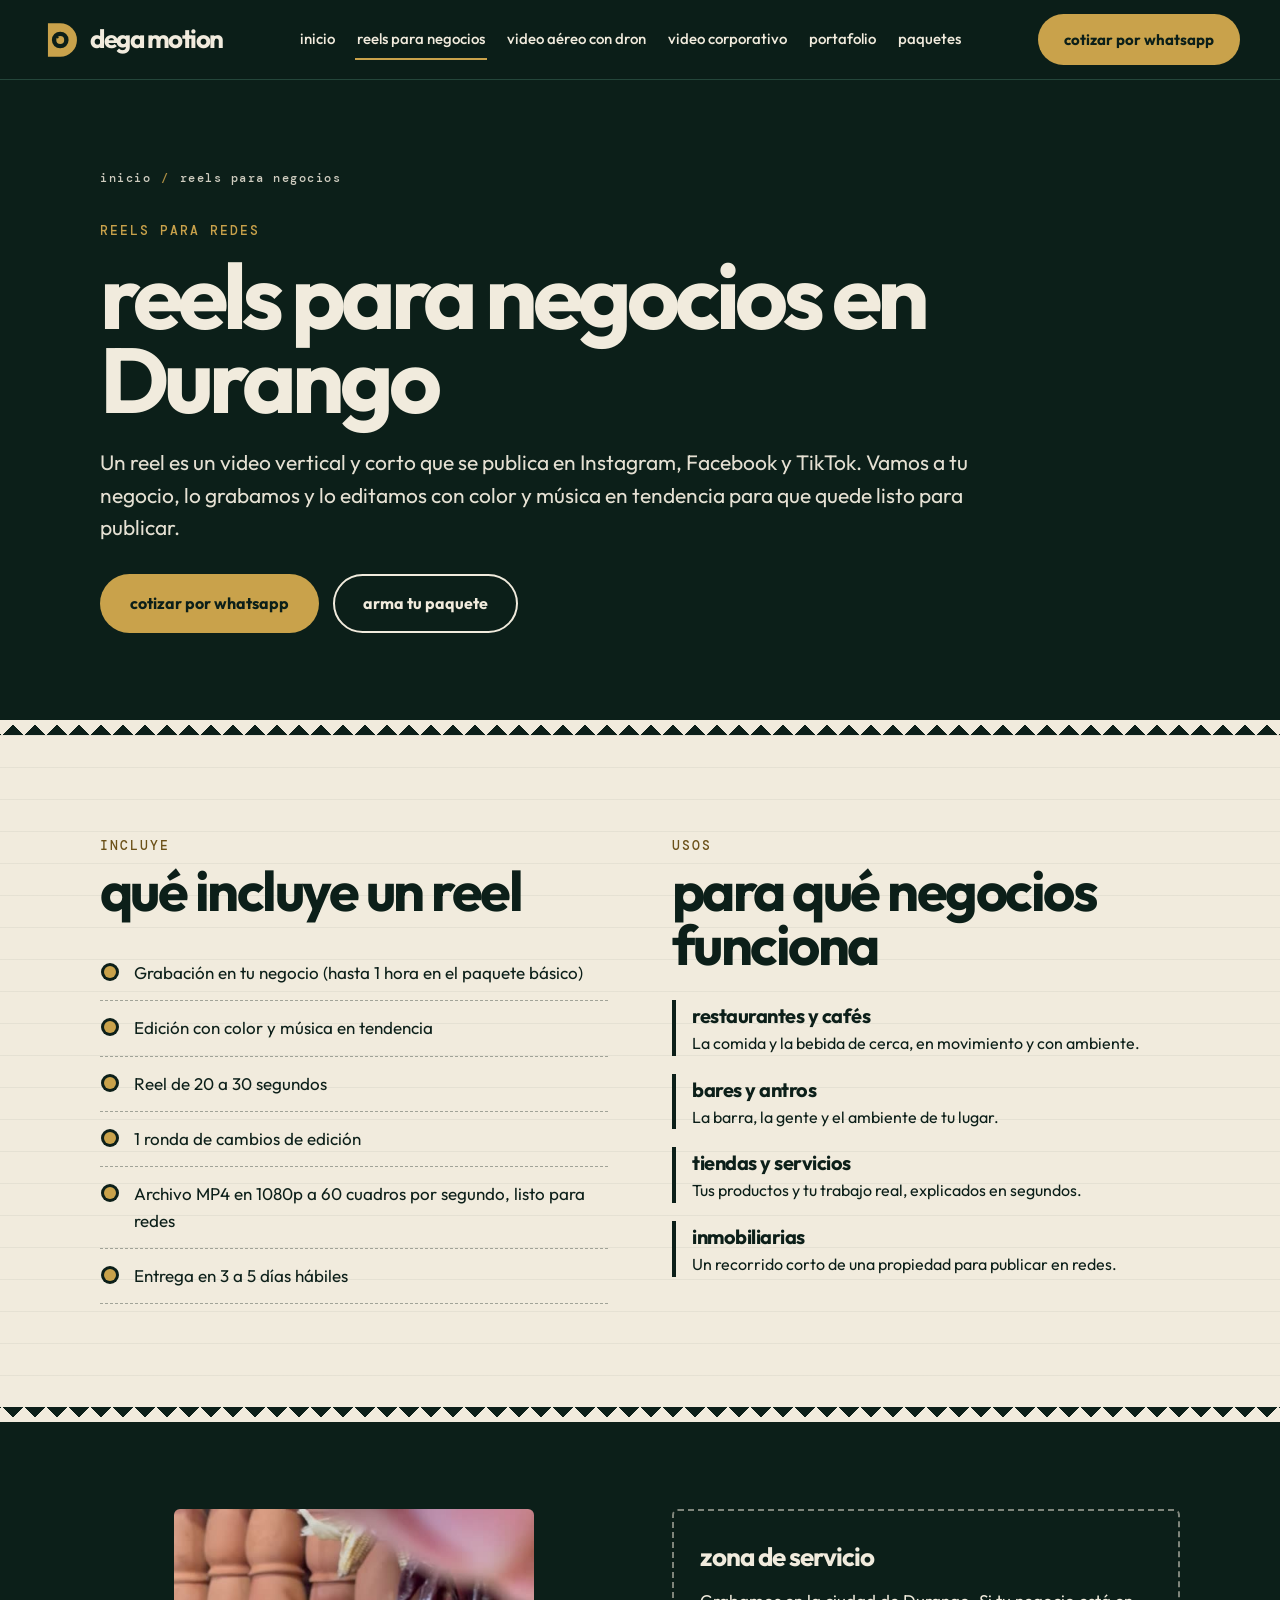
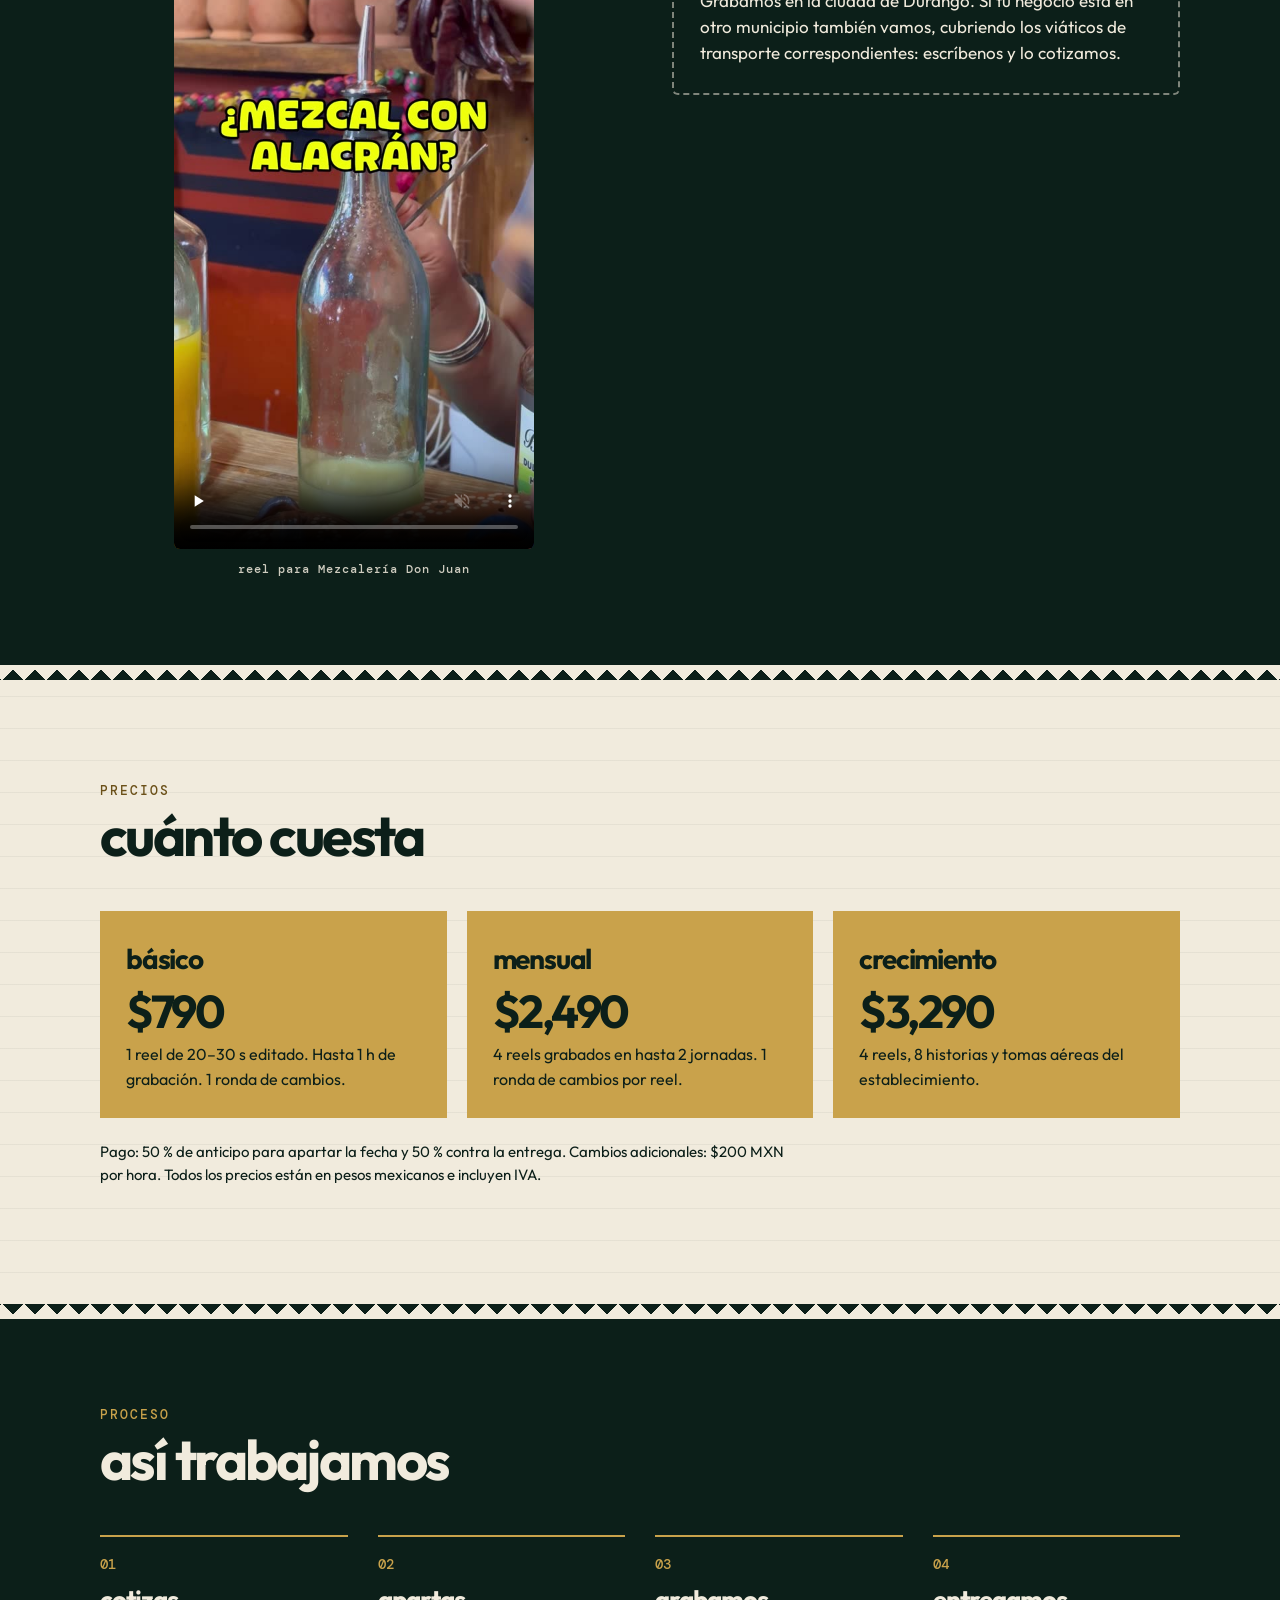
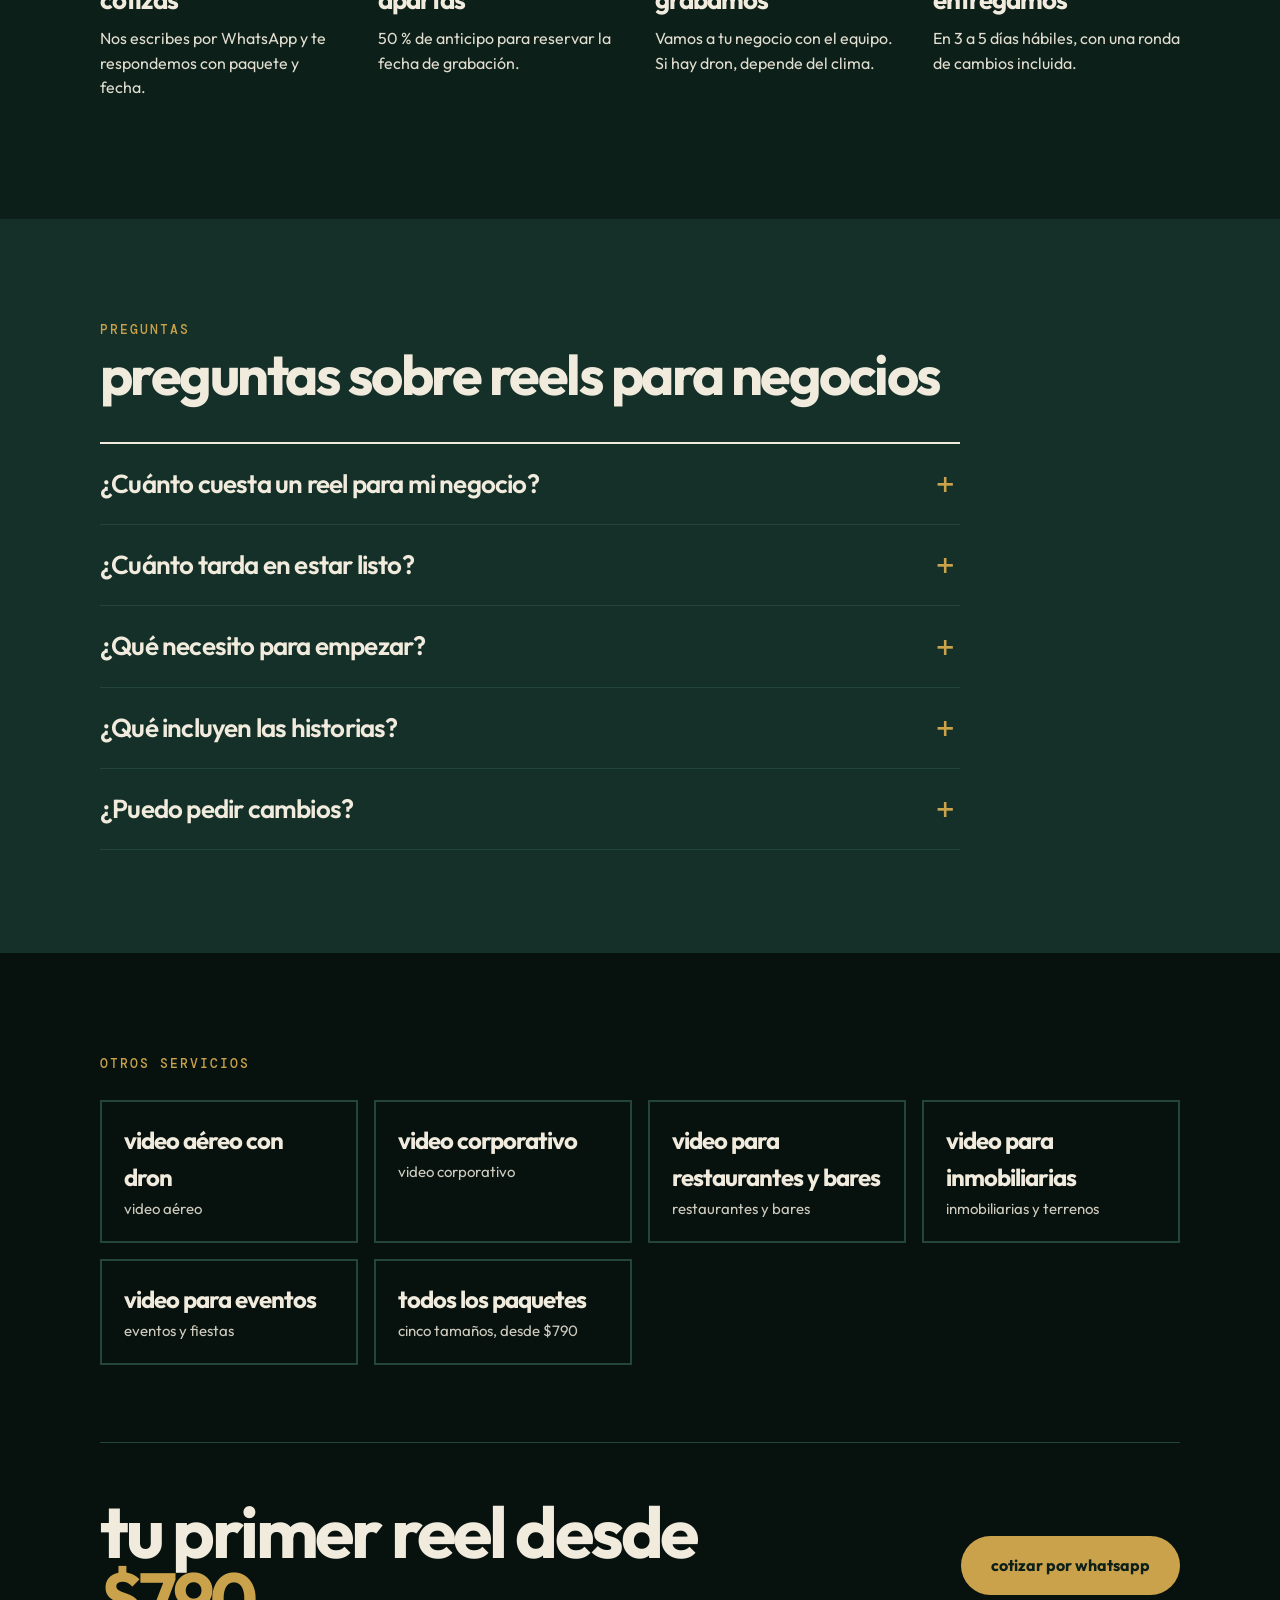
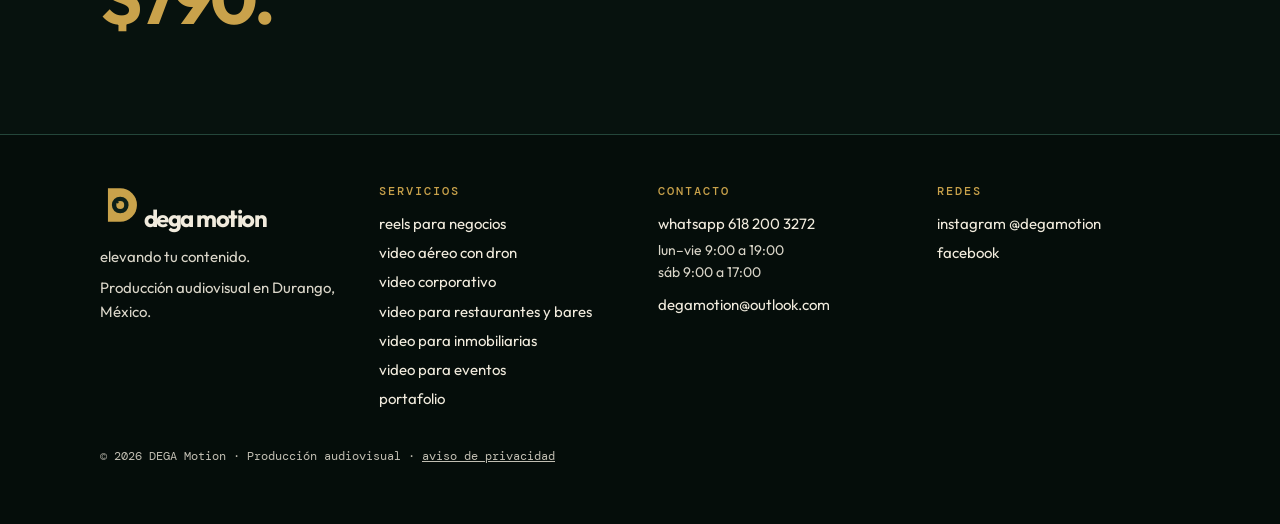
<file: reels-para-negocios/index.html>
<!doctype html>
<html lang="es-MX">
<head>
<meta charset="utf-8">
<meta name="viewport" content="width=device-width, initial-scale=1">
<title>Reels para negocios en Durango | DEGA Motion</title>
<meta name="description" content="Reels de 20 a 30 segundos para tu negocio en Durango: grabamos, editamos con color y música en tendencia y entregamos en 3 a 5 días hábiles. Desde $790 MXN con IVA.">
<meta name="theme-color" content="#0C1F19">
<meta name="robots" content="index,follow,max-image-preview:large,max-snippet:-1,max-video-preview:-1">
<link rel="canonical" href="https://degamotion.com/reels-para-negocios/">
<link rel="alternate" hreflang="es-MX" href="https://degamotion.com/reels-para-negocios/">
<link rel="icon" href="/assets/favicon.svg" type="image/svg+xml">
<link rel="icon" href="/assets/favicon-32.png" sizes="32x32" type="image/png">
<link rel="apple-touch-icon" href="/assets/apple-touch-icon.png">
<link rel="manifest" href="/site.webmanifest">
<meta property="og:type" content="website">
<meta property="og:title" content="Reels para negocios en Durango | DEGA Motion">
<meta property="og:description" content="Reels de 20 a 30 segundos para tu negocio en Durango: grabamos, editamos con color y música en tendencia y entregamos en 3 a 5 días hábiles. Desde $790 MXN con IVA.">
<meta property="og:image" content="https://degamotion.com/assets/og-v4.png">
<meta property="og:image:width" content="1200">
<meta property="og:image:height" content="630">
<meta property="og:image:alt" content="DEGA Motion: elevando tu contenido. Reels, video aéreo y corporativo.">
<meta property="og:url" content="https://degamotion.com/reels-para-negocios/">
<meta property="og:locale" content="es_MX">
<meta property="og:site_name" content="DEGA Motion">
<meta name="twitter:card" content="summary_large_image">
<meta name="twitter:title" content="Reels para negocios en Durango | DEGA Motion">
<meta name="twitter:description" content="Reels de 20 a 30 segundos para tu negocio en Durango: grabamos, editamos con color y música en tendencia y entregamos en 3 a 5 días hábiles. Desde $790 MXN con IVA.">
<meta name="twitter:image" content="https://degamotion.com/assets/og-v4.png">
<link rel="preconnect" href="https://fonts.googleapis.com">
<link rel="preconnect" href="https://fonts.gstatic.com" crossorigin>
<link rel="preload" as="style" href="https://fonts.googleapis.com/css2?family=Outfit:wght@400;500;600;700&family=DM+Mono:wght@400;500&display=swap" onload="this.onload=null;this.rel='stylesheet'">
<noscript><link rel="stylesheet" href="https://fonts.googleapis.com/css2?family=Outfit:wght@400;500;600;700&family=DM+Mono:wght@400;500&display=swap"></noscript>
<link rel="stylesheet" href="/assets/page.css">
<script type="application/ld+json">
{
 "@context": "https://schema.org",
 "@graph": [
  {
   "@type": "WebPage",
   "@id": "https://degamotion.com/reels-para-negocios/#webpage",
   "url": "https://degamotion.com/reels-para-negocios/",
   "name": "Reels para negocios en Durango | DEGA Motion",
   "description": "Reels de 20 a 30 segundos para tu negocio en Durango: grabamos, editamos con color y música en tendencia y entregamos en 3 a 5 días hábiles. Desde $790 MXN con IVA.",
   "inLanguage": "es-MX",
   "isPartOf": {
    "@id": "https://degamotion.com/#website"
   },
   "breadcrumb": {
    "@id": "https://degamotion.com/reels-para-negocios/#breadcrumb"
   }
  },
  {
   "@type": "BreadcrumbList",
   "@id": "https://degamotion.com/reels-para-negocios/#breadcrumb",
   "itemListElement": [
    {
     "@type": "ListItem",
     "position": 1,
     "name": "Inicio",
     "item": "https://degamotion.com/"
    },
    {
     "@type": "ListItem",
     "position": 2,
     "name": "reels para negocios",
     "item": "https://degamotion.com/reels-para-negocios/"
    }
   ]
  },
  {
   "@type": "Service",
   "@id": "https://degamotion.com/reels-para-negocios/#service",
   "name": "Producción de reels para negocios",
   "serviceType": "Producción de video para redes sociales",
   "description": "Reels de 20 a 30 segundos para tu negocio en Durango: grabamos, editamos con color y música en tendencia y entregamos en 3 a 5 días hábiles. Desde $790 MXN con IVA.",
   "url": "https://degamotion.com/reels-para-negocios/",
   "provider": {
    "@type": "ProfessionalService",
    "@id": "https://degamotion.com/#org",
    "name": "DEGA Motion",
    "url": "https://degamotion.com/"
   },
   "areaServed": [
    {
     "@type": "City",
     "name": "Durango"
    }
   ],
   "offers": {
    "@type": "Offer",
    "name": "Paquete básico: 1 reel",
    "priceCurrency": "MXN",
    "url": "https://degamotion.com/reels-para-negocios/",
    "availability": "https://schema.org/InStock",
    "price": "790",
    "priceSpecification": {
     "@type": "UnitPriceSpecification",
     "price": "790",
     "priceCurrency": "MXN",
     "valueAddedTaxIncluded": true
    }
   }
  },
  {
   "@type": "FAQPage",
   "@id": "https://degamotion.com/reels-para-negocios/#faq",
   "inLanguage": "es-MX",
   "mainEntity": [
    {
     "@type": "Question",
     "name": "¿Cuánto cuesta un reel para mi negocio?",
     "acceptedAnswer": {
      "@type": "Answer",
      "text": "Un reel de 20 a 30 segundos cuesta $790 MXN en el paquete básico. Si publicas seguido, el paquete mensual incluye 4 reels por $2,490 MXN. Los precios incluyen IVA."
     }
    },
    {
     "@type": "Question",
     "name": "¿Cuánto tarda en estar listo?",
     "acceptedAnswer": {
      "@type": "Answer",
      "text": "La entrega es de 3 a 5 días hábiles después de la grabación."
     }
    },
    {
     "@type": "Question",
     "name": "¿Qué necesito para empezar?",
     "acceptedAnswer": {
      "@type": "Answer",
      "text": "Escríbenos por WhatsApp y cuéntanos qué negocio tienes y qué quieres mostrar. Apartamos la fecha con un anticipo del 50 %."
     }
    },
    {
     "@type": "Question",
     "name": "¿Qué incluyen las historias?",
     "acceptedAnswer": {
      "@type": "Answer",
      "text": "Son 8 piezas verticales de hasta 15 segundos para Instagram y Facebook, con el mismo color y música que tus reels, hechas con el material de la misma jornada. Van incluidas en el paquete crecimiento o se suman al mensual por $210 MXN."
     }
    },
    {
     "@type": "Question",
     "name": "¿Puedo pedir cambios?",
     "acceptedAnswer": {
      "@type": "Answer",
      "text": "Sí. Una ronda de cambios de edición está incluida. Los cambios adicionales cuestan $200 MXN por hora."
     }
    }
   ]
  }
 ]
}
</script>
</head>
<body>
<a class="skip" href="#contenido">Saltar al contenido</a>
<header><div class="nav">
  <a class="brand" href="/" aria-label="DEGA Motion, inicio"><svg viewBox="0 0 100 100" aria-hidden="true"><path d="M18 12 H46 A38 38 0 0 1 46 88 H18 Z" fill="#C9A24B"/><circle cx="46" cy="50" r="19" fill="#0C1F19"/><circle cx="46" cy="50" r="9" fill="#C9A24B"/><circle cx="40" cy="44" r="2.6" fill="#0C1F19"/></svg> dega motion</a>
  <nav class="links" aria-label="Principal"><a href="/">inicio</a><a href="/reels-para-negocios/" aria-current="page">reels para negocios</a><a href="/video-aereo-con-dron/">video aéreo con dron</a><a href="/video-corporativo/">video corporativo</a><a href="/portafolio/">portafolio</a><a href="/#paquetes">paquetes</a></nav>
  <a class="btn btn-lat" style="padding:12px 24px;font-size:15px" href="https://wa.me/526182003272?text=Hola%20DEGA%20Motion%2C%20quiero%20cotizar%20un%20reel%20para%20mi%20negocio." target="_blank" rel="noopener">cotizar por whatsapp</a>
</div></header>
<main id="contenido">
<section class="hero"><div class="wrap">
  <ol class="crumb" aria-label="Ruta"><li><a href="/">inicio</a></li><li><span>reels para negocios</span></li></ol>
  <div class="tag" style="margin-top:36px">reels para redes</div>
  <h1>reels para negocios en Durango</h1>
  <p class="lead">Un reel es un video vertical y corto que se publica en Instagram, Facebook y TikTok. Vamos a tu negocio, lo grabamos y lo editamos con color y música en tendencia para que quede listo para publicar.</p>
  <div class="cta"><a class="btn btn-lat" href="https://wa.me/526182003272?text=Hola%20DEGA%20Motion%2C%20quiero%20cotizar%20un%20reel%20para%20mi%20negocio." target="_blank" rel="noopener">cotizar por whatsapp</a><a class="btn btn-line" href="/#armar">arma tu paquete</a></div>
</div></section>

<section class="paper torn"><div class="sec"><div class="wrap">
  <div class="two" style="margin-top:0">
    <div><div class="tag">incluye</div><h2 style="margin-top:10px">qué incluye un reel</h2><ul class="checks" style="margin-top:28px"><li>Grabación en tu negocio (hasta 1 hora en el paquete básico)</li><li>Edición con color y música en tendencia</li><li>Reel de 20 a 30 segundos</li><li>1 ronda de cambios de edición</li><li>Archivo MP4 en 1080p a 60 cuadros por segundo, listo para redes</li><li>Entrega en 3 a 5 días hábiles</li></ul></div>
    <div><div class="tag">usos</div><h2 style="margin-top:10px">para qué negocios funciona</h2><div class="uses" style="margin-top:28px"><div><b>restaurantes y cafés</b><span>La comida y la bebida de cerca, en movimiento y con ambiente.</span></div><div><b>bares y antros</b><span>La barra, la gente y el ambiente de tu lugar.</span></div><div><b>tiendas y servicios</b><span>Tus productos y tu trabajo real, explicados en segundos.</span></div><div><b>inmobiliarias</b><span>Un recorrido corto de una propiedad para publicar en redes.</span></div></div></div>
  </div>
</div></div></section>

<section class="sec"><div class="wrap"><div class="two" style="align-items:start;margin-top:0"><div><figure style="margin:0"><div class="vid"><video controls muted playsinline preload="none" poster="/assets/trabajo-mezcaleria-don-juan.jpg" aria-label="reel para Mezcalería Don Juan"><source src="/assets/trabajo-mezcaleria-don-juan.mp4" type="video/mp4"></video></div><figcaption class="cap">reel para Mezcalería Don Juan</figcaption></figure></div><div><div class="area"><h3>zona de servicio</h3><p>Grabamos en la ciudad de Durango. Si tu negocio está en otro municipio también vamos, cubriendo los viáticos de transporte correspondientes: escríbenos y lo cotizamos.</p></div></div></div></div></section>

<section class="paper torn"><div class="sec"><div class="wrap">
  <div class="tag">precios</div><h2 style="margin-top:10px">cuánto cuesta</h2>
  <div class="prices"><div class="pr"><b>básico</b><div class="n">$790</div><p>1 reel de 20–30 s editado. Hasta 1 h de grabación. 1 ronda de cambios.</p></div><div class="pr"><b>mensual</b><div class="n">$2,490</div><p>4 reels grabados en hasta 2 jornadas. 1 ronda de cambios por reel.</p></div><div class="pr"><b>crecimiento</b><div class="n">$3,290</div><p>4 reels, 8 historias y tomas aéreas del establecimiento.</p></div></div>
  <p class="note">Pago: 50 % de anticipo para apartar la fecha y 50 % contra la entrega. Cambios adicionales: $200 MXN por hora. Todos los precios están en pesos mexicanos e incluyen IVA.</p>
</div></div></section>

<section class="sec"><div class="wrap">
  <div class="tag">proceso</div><h2 style="margin-top:10px">así trabajamos</h2>
  <ol class="steps">
    <li><h3>cotizas</h3><p>Nos escribes por WhatsApp y te respondemos con paquete y fecha.</p></li>
    <li><h3>apartas</h3><p>50 % de anticipo para reservar la fecha de grabación.</p></li>
    <li><h3>grabamos</h3><p>Vamos a tu negocio con el equipo. Si hay dron, depende del clima.</p></li>
    <li><h3>entregamos</h3><p>En 3 a 5 días hábiles, con una ronda de cambios incluida.</p></li>
  </ol>
</div></section>

<section class="sec mus"><div class="wrap">
  <div class="tag">preguntas</div><h2 style="margin-top:10px">preguntas sobre reels para negocios</h2>
  <div class="faq"><details><summary>¿Cuánto cuesta un reel para mi negocio?</summary><p>Un reel de 20 a 30 segundos cuesta $790 MXN en el paquete básico. Si publicas seguido, el paquete mensual incluye 4 reels por $2,490 MXN. Los precios incluyen IVA.</p></details><details><summary>¿Cuánto tarda en estar listo?</summary><p>La entrega es de 3 a 5 días hábiles después de la grabación.</p></details><details><summary>¿Qué necesito para empezar?</summary><p>Escríbenos por WhatsApp y cuéntanos qué negocio tienes y qué quieres mostrar. Apartamos la fecha con un anticipo del 50 %.</p></details><details><summary>¿Qué incluyen las historias?</summary><p>Son 8 piezas verticales de hasta 15 segundos para Instagram y Facebook, con el mismo color y música que tus reels, hechas con el material de la misma jornada. Van incluidas en el paquete crecimiento o se suman al mensual por $210 MXN.</p></details><details><summary>¿Puedo pedir cambios?</summary><p>Sí. Una ronda de cambios de edición está incluida. Los cambios adicionales cuestan $200 MXN por hora.</p></details></div>
</div></section>

<section class="sec deep"><div class="wrap">
  <div class="tag">otros servicios</div>
  <div class="others"><a href="/video-aereo-con-dron/"><b>video aéreo con dron</b><span>video aéreo</span></a><a href="/video-corporativo/"><b>video corporativo</b><span>video corporativo</span></a><a href="/video-para-restaurantes/"><b>video para restaurantes y bares</b><span>restaurantes y bares</span></a><a href="/video-para-inmobiliarias/"><b>video para inmobiliarias</b><span>inmobiliarias y terrenos</span></a><a href="/video-para-eventos/"><b>video para eventos</b><span>eventos y fiestas</span></a><a href="/#paquetes"><b>todos los paquetes</b><span>cinco tamaños, desde $790</span></a></div>
  <div class="fin"><h2>tu primer reel desde <em>$790.</em></h2><a class="btn btn-lat" href="https://wa.me/526182003272?text=Hola%20DEGA%20Motion%2C%20quiero%20cotizar%20un%20reel%20para%20mi%20negocio." target="_blank" rel="noopener">cotizar por whatsapp</a></div>
</div></section>
</main>
<footer><div class="wrap">
  <div class="fgrid">
    <div><a class="brand" href="/" style="font-size:24px;padding:0" aria-label="DEGA Motion, inicio"><svg viewBox="0 0 100 100" aria-hidden="true"><path d="M18 12 H46 A38 38 0 0 1 46 88 H18 Z" fill="#C9A24B"/><circle cx="46" cy="50" r="19" fill="#0C1F19"/><circle cx="46" cy="50" r="9" fill="#C9A24B"/><circle cx="40" cy="44" r="2.6" fill="#0C1F19"/></svg> dega motion</a><p>elevando tu contenido.</p><p>Producción audiovisual en Durango, México.</p></div>
    <div><div class="fh">servicios</div><a href="/reels-para-negocios/">reels para negocios</a><a href="/video-aereo-con-dron/">video aéreo con dron</a><a href="/video-corporativo/">video corporativo</a><a href="/video-para-restaurantes/">video para restaurantes y bares</a><a href="/video-para-inmobiliarias/">video para inmobiliarias</a><a href="/video-para-eventos/">video para eventos</a><a href="/portafolio/">portafolio</a></div>
    <div><div class="fh">contacto</div><a href="https://wa.me/526182003272?text=Hola%20DEGA%20Motion%2C%20quiero%20cotizar%20un%20reel%20para%20mi%20negocio." target="_blank" rel="noopener">whatsapp 618 200 3272</a><p style="margin:2px 0 6px;font-size:14px">lun–vie 9:00 a 19:00<br>sáb 9:00 a 17:00</p><a href="mailto:degamotion@outlook.com">degamotion@outlook.com</a></div>
    <div><div class="fh">redes</div><a href="https://www.instagram.com/degamotion/" target="_blank" rel="noopener">instagram @degamotion</a><a href="https://www.facebook.com/profile.php?id=61576792566848" target="_blank" rel="noopener">facebook</a></div>
  </div>
  <div class="copy">© 2026 DEGA Motion · Producción audiovisual · <a href="/aviso-de-privacidad/">aviso de privacidad</a></div>
</div></footer>
</body>
</html>
</file>
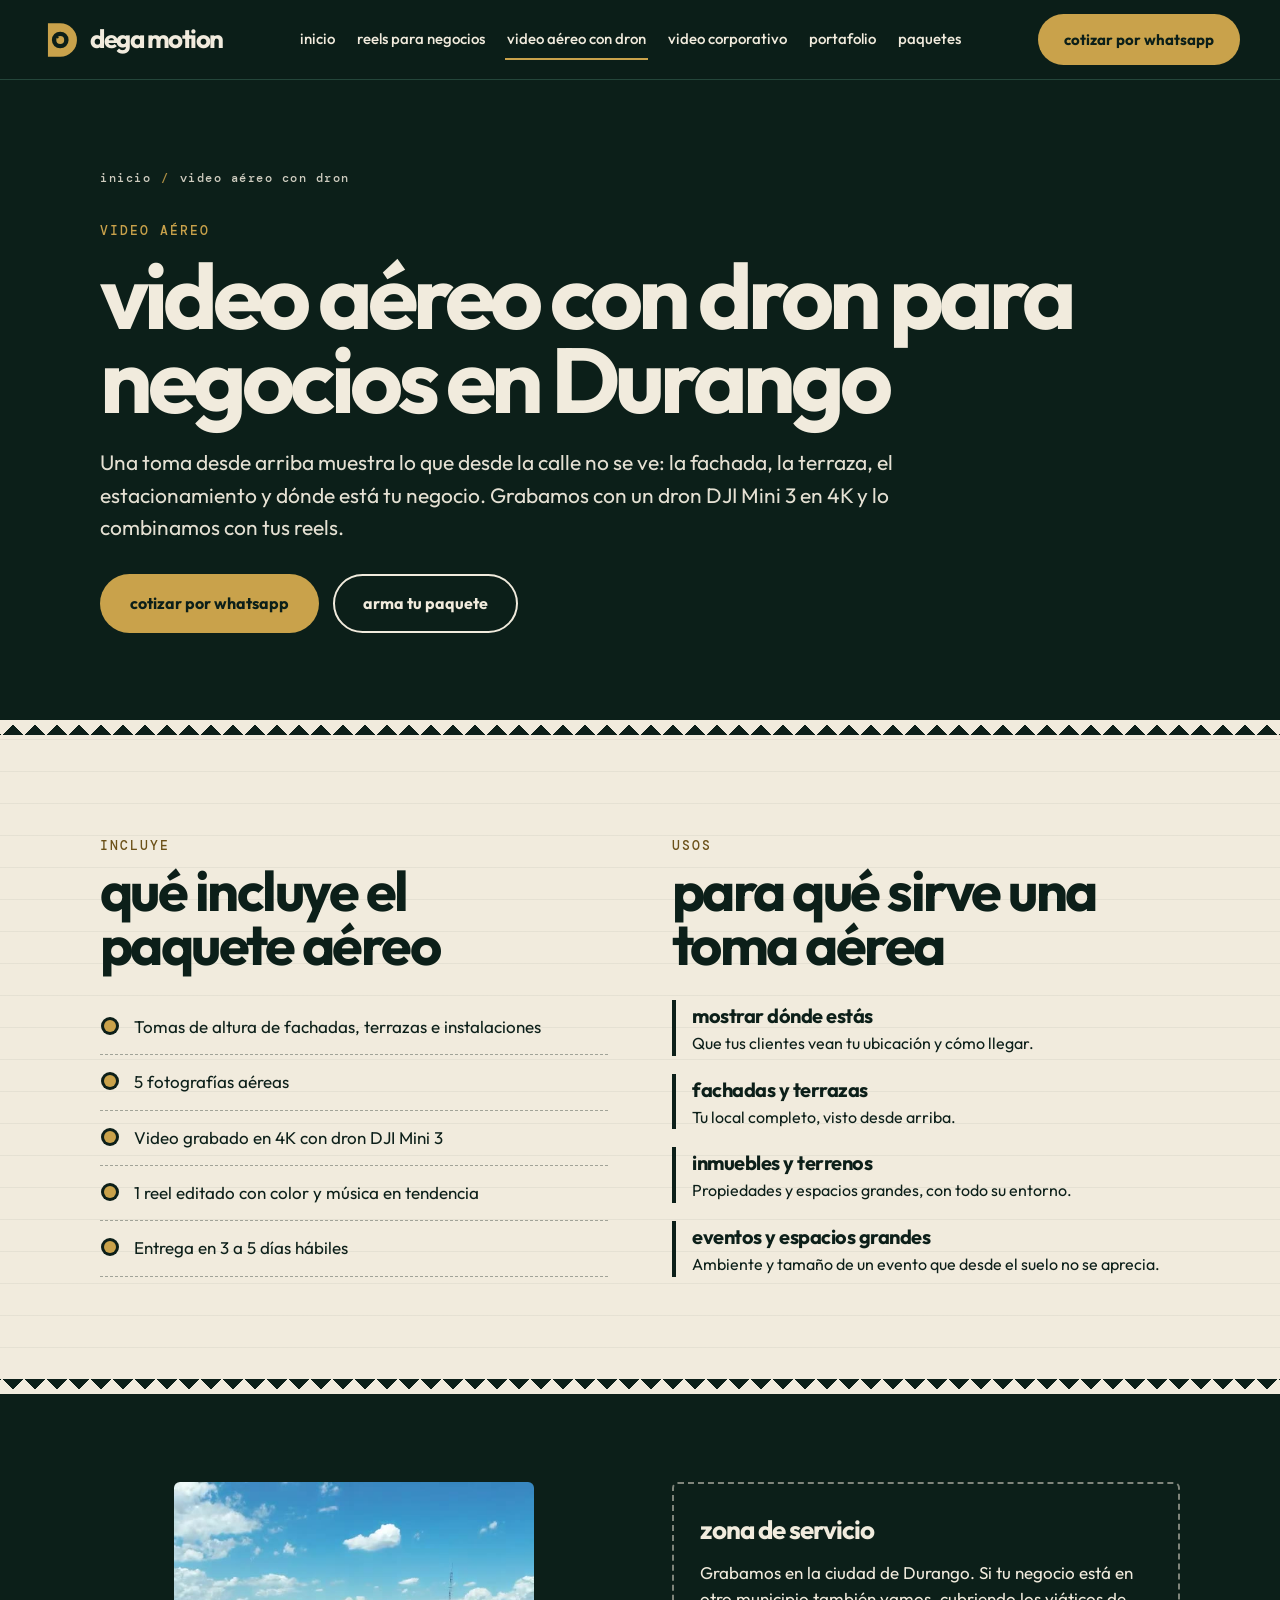
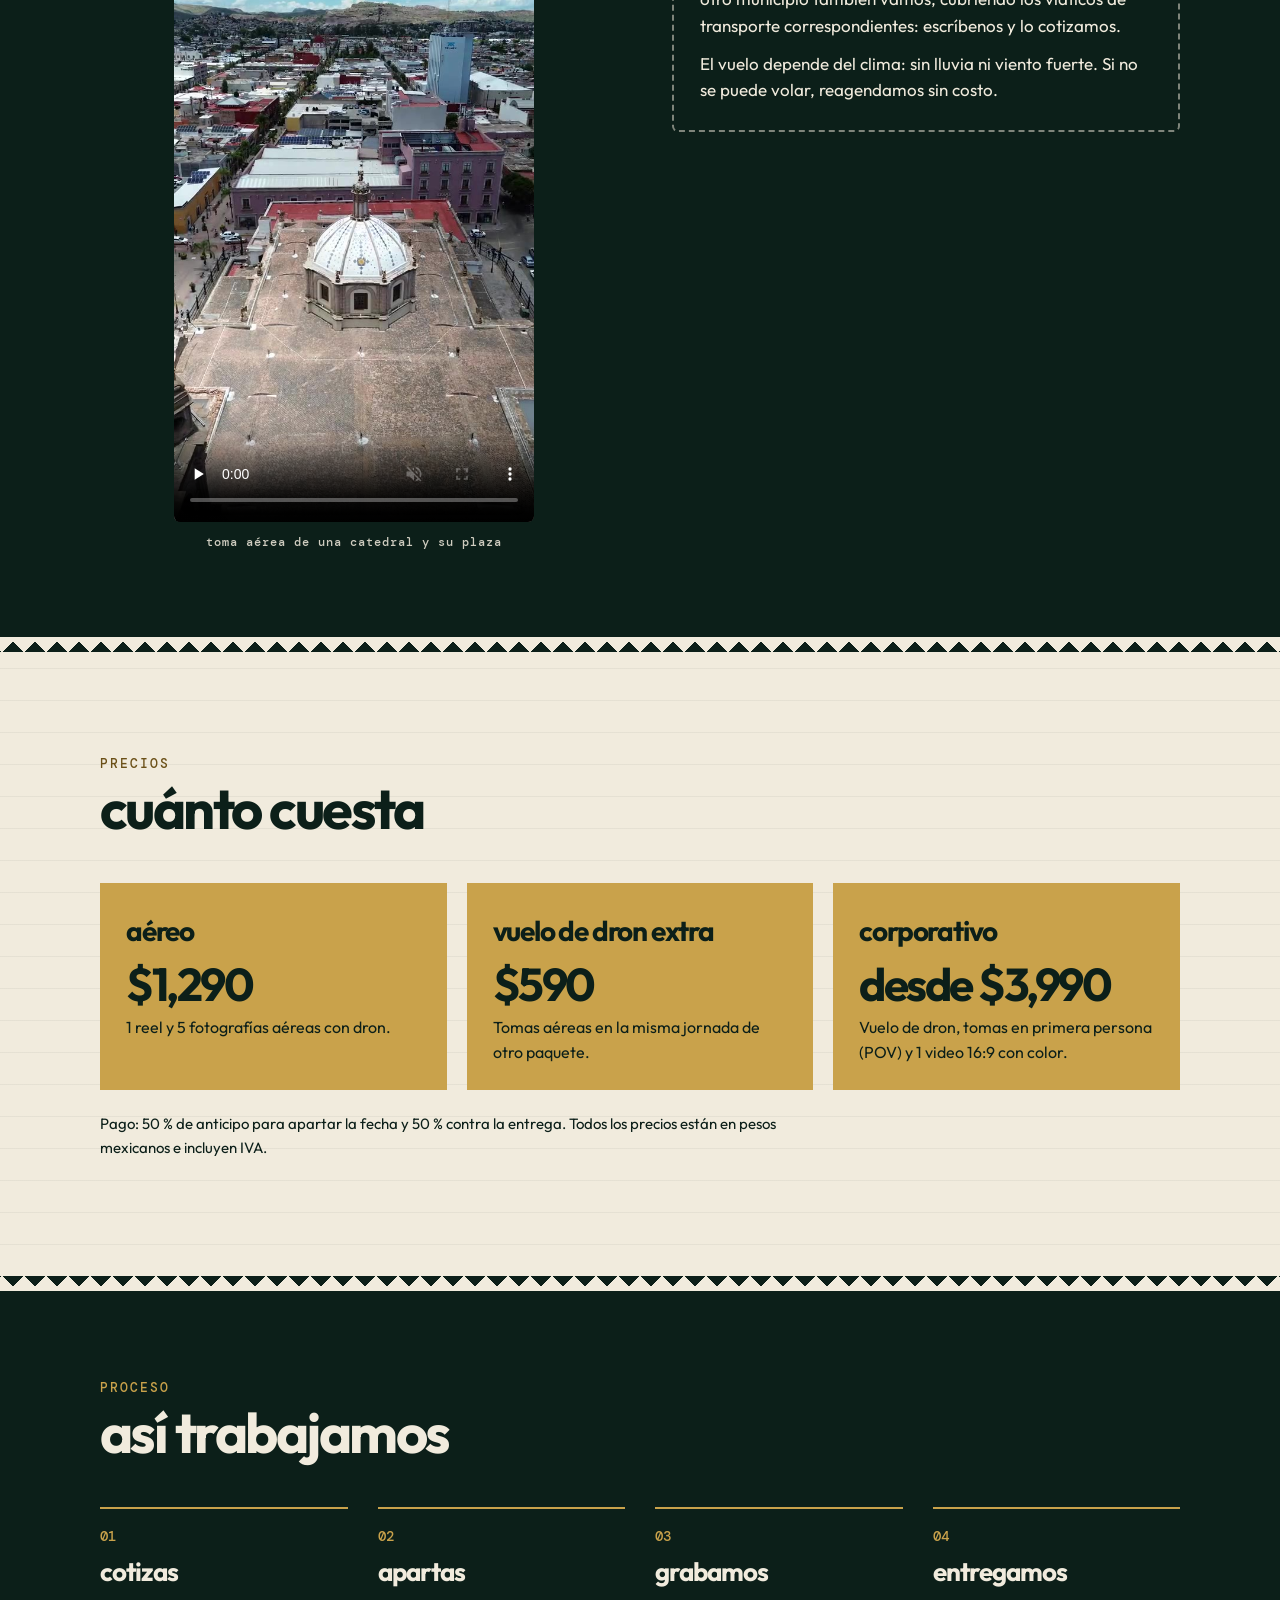
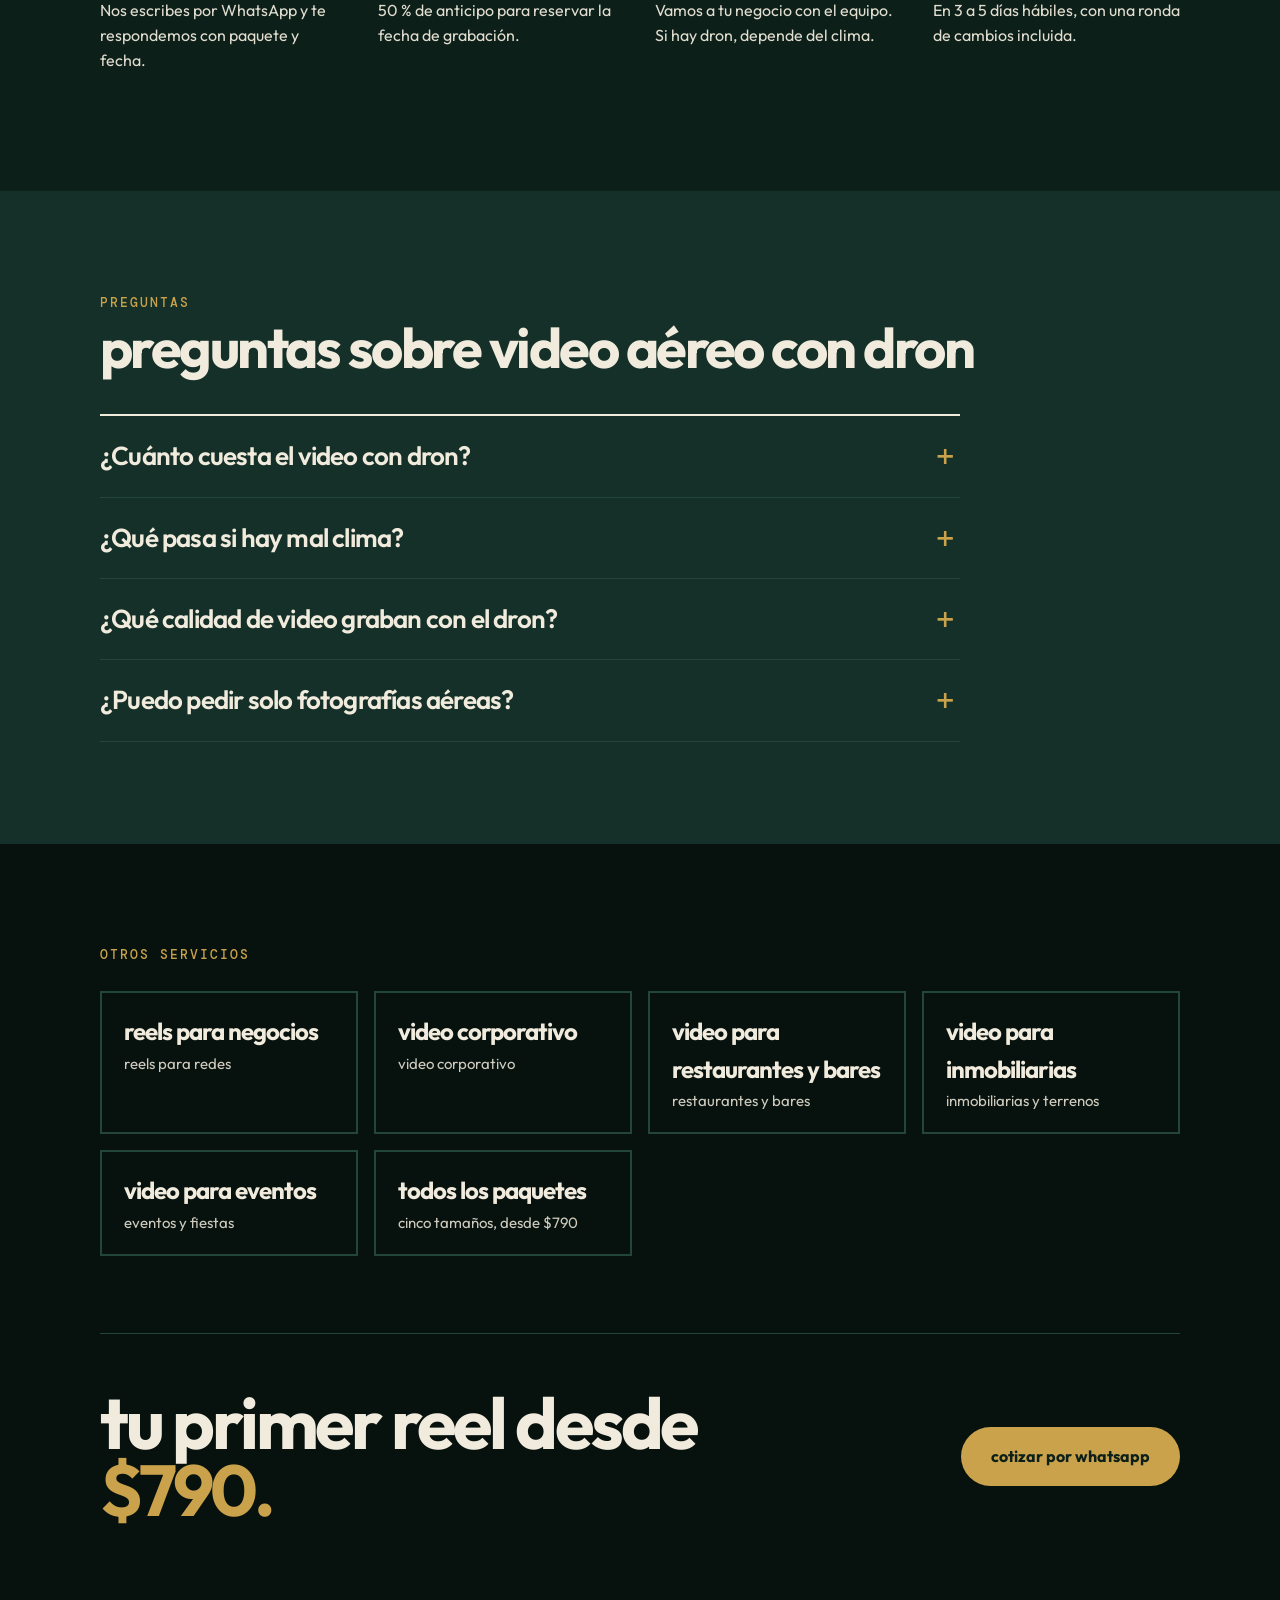
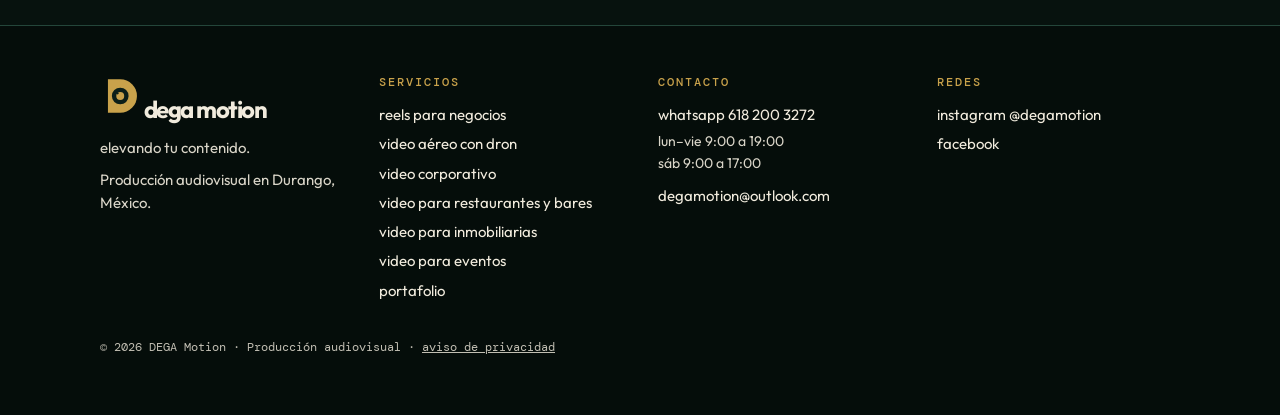
<file: video-aereo-con-dron/index.html>
<!doctype html>
<html lang="es-MX">
<head>
<meta charset="utf-8">
<meta name="viewport" content="width=device-width, initial-scale=1">
<title>Video aéreo con dron en Durango | DEGA Motion</title>
<meta name="description" content="Video y fotografía aérea con dron para negocios en Durango: fachadas, terrazas e instalaciones en 4K. Paquete aéreo desde $1,290 MXN con IVA.">
<meta name="theme-color" content="#0C1F19">
<meta name="robots" content="index,follow,max-image-preview:large,max-snippet:-1,max-video-preview:-1">
<link rel="canonical" href="https://degamotion.com/video-aereo-con-dron/">
<link rel="alternate" hreflang="es-MX" href="https://degamotion.com/video-aereo-con-dron/">
<link rel="icon" href="/assets/favicon.svg" type="image/svg+xml">
<link rel="icon" href="/assets/favicon-32.png" sizes="32x32" type="image/png">
<link rel="apple-touch-icon" href="/assets/apple-touch-icon.png">
<link rel="manifest" href="/site.webmanifest">
<meta property="og:type" content="website">
<meta property="og:title" content="Video aéreo con dron en Durango | DEGA Motion">
<meta property="og:description" content="Video y fotografía aérea con dron para negocios en Durango: fachadas, terrazas e instalaciones en 4K. Paquete aéreo desde $1,290 MXN con IVA.">
<meta property="og:image" content="https://degamotion.com/assets/og-v4.png">
<meta property="og:image:width" content="1200">
<meta property="og:image:height" content="630">
<meta property="og:image:alt" content="DEGA Motion: elevando tu contenido. Reels, video aéreo y corporativo.">
<meta property="og:url" content="https://degamotion.com/video-aereo-con-dron/">
<meta property="og:locale" content="es_MX">
<meta property="og:site_name" content="DEGA Motion">
<meta name="twitter:card" content="summary_large_image">
<meta name="twitter:title" content="Video aéreo con dron en Durango | DEGA Motion">
<meta name="twitter:description" content="Video y fotografía aérea con dron para negocios en Durango: fachadas, terrazas e instalaciones en 4K. Paquete aéreo desde $1,290 MXN con IVA.">
<meta name="twitter:image" content="https://degamotion.com/assets/og-v4.png">
<link rel="preconnect" href="https://fonts.googleapis.com">
<link rel="preconnect" href="https://fonts.gstatic.com" crossorigin>
<link rel="preload" as="style" href="https://fonts.googleapis.com/css2?family=Outfit:wght@400;500;600;700&family=DM+Mono:wght@400;500&display=swap" onload="this.onload=null;this.rel='stylesheet'">
<noscript><link rel="stylesheet" href="https://fonts.googleapis.com/css2?family=Outfit:wght@400;500;600;700&family=DM+Mono:wght@400;500&display=swap"></noscript>
<link rel="stylesheet" href="/assets/page.css">
<script type="application/ld+json">
{
 "@context": "https://schema.org",
 "@graph": [
  {
   "@type": "WebPage",
   "@id": "https://degamotion.com/video-aereo-con-dron/#webpage",
   "url": "https://degamotion.com/video-aereo-con-dron/",
   "name": "Video aéreo con dron en Durango | DEGA Motion",
   "description": "Video y fotografía aérea con dron para negocios en Durango: fachadas, terrazas e instalaciones en 4K. Paquete aéreo desde $1,290 MXN con IVA.",
   "inLanguage": "es-MX",
   "isPartOf": {
    "@id": "https://degamotion.com/#website"
   },
   "breadcrumb": {
    "@id": "https://degamotion.com/video-aereo-con-dron/#breadcrumb"
   }
  },
  {
   "@type": "BreadcrumbList",
   "@id": "https://degamotion.com/video-aereo-con-dron/#breadcrumb",
   "itemListElement": [
    {
     "@type": "ListItem",
     "position": 1,
     "name": "Inicio",
     "item": "https://degamotion.com/"
    },
    {
     "@type": "ListItem",
     "position": 2,
     "name": "video aéreo con dron",
     "item": "https://degamotion.com/video-aereo-con-dron/"
    }
   ]
  },
  {
   "@type": "Service",
   "@id": "https://degamotion.com/video-aereo-con-dron/#service",
   "name": "Video y fotografía aérea con dron",
   "serviceType": "Video aéreo con dron",
   "description": "Video y fotografía aérea con dron para negocios en Durango: fachadas, terrazas e instalaciones en 4K. Paquete aéreo desde $1,290 MXN con IVA.",
   "url": "https://degamotion.com/video-aereo-con-dron/",
   "provider": {
    "@type": "ProfessionalService",
    "@id": "https://degamotion.com/#org",
    "name": "DEGA Motion",
    "url": "https://degamotion.com/"
   },
   "areaServed": [
    {
     "@type": "City",
     "name": "Durango"
    }
   ],
   "offers": {
    "@type": "Offer",
    "name": "Paquete aéreo: 1 reel y 5 fotografías aéreas",
    "priceCurrency": "MXN",
    "url": "https://degamotion.com/video-aereo-con-dron/",
    "availability": "https://schema.org/InStock",
    "price": "1290",
    "priceSpecification": {
     "@type": "UnitPriceSpecification",
     "price": "1290",
     "priceCurrency": "MXN",
     "valueAddedTaxIncluded": true
    }
   }
  },
  {
   "@type": "FAQPage",
   "@id": "https://degamotion.com/video-aereo-con-dron/#faq",
   "inLanguage": "es-MX",
   "mainEntity": [
    {
     "@type": "Question",
     "name": "¿Cuánto cuesta el video con dron?",
     "acceptedAnswer": {
      "@type": "Answer",
      "text": "El paquete aéreo cuesta $1,290 MXN e incluye 1 reel y 5 fotografías aéreas. Si ya contratas otro paquete, el vuelo de dron se suma por $590 MXN. Los precios incluyen IVA."
     }
    },
    {
     "@type": "Question",
     "name": "¿Qué pasa si hay mal clima?",
     "acceptedAnswer": {
      "@type": "Answer",
      "text": "El vuelo necesita un día sin lluvia ni viento fuerte. Si no se puede volar, reagendamos sin costo."
     }
    },
    {
     "@type": "Question",
     "name": "¿Qué calidad de video graban con el dron?",
     "acceptedAnswer": {
      "@type": "Answer",
      "text": "El DJI Mini 3 graba en 4K. Los archivos se entregan en MP4 a 1080p y 60 cuadros por segundo, listos para redes."
     }
    },
    {
     "@type": "Question",
     "name": "¿Puedo pedir solo fotografías aéreas?",
     "acceptedAnswer": {
      "@type": "Answer",
      "text": "Escríbenos y cuéntanos qué necesitas: lo que está fuera del catálogo se cotiza a la medida."
     }
    }
   ]
  }
 ]
}
</script>
</head>
<body>
<a class="skip" href="#contenido">Saltar al contenido</a>
<header><div class="nav">
  <a class="brand" href="/" aria-label="DEGA Motion, inicio"><svg viewBox="0 0 100 100" aria-hidden="true"><path d="M18 12 H46 A38 38 0 0 1 46 88 H18 Z" fill="#C9A24B"/><circle cx="46" cy="50" r="19" fill="#0C1F19"/><circle cx="46" cy="50" r="9" fill="#C9A24B"/><circle cx="40" cy="44" r="2.6" fill="#0C1F19"/></svg> dega motion</a>
  <nav class="links" aria-label="Principal"><a href="/">inicio</a><a href="/reels-para-negocios/">reels para negocios</a><a href="/video-aereo-con-dron/" aria-current="page">video aéreo con dron</a><a href="/video-corporativo/">video corporativo</a><a href="/portafolio/">portafolio</a><a href="/#paquetes">paquetes</a></nav>
  <a class="btn btn-lat" style="padding:12px 24px;font-size:15px" href="https://wa.me/526182003272?text=Hola%20DEGA%20Motion%2C%20quiero%20cotizar%20video%20a%C3%A9reo%20con%20dron%20para%20mi%20negocio." target="_blank" rel="noopener">cotizar por whatsapp</a>
</div></header>
<main id="contenido">
<section class="hero"><div class="wrap">
  <ol class="crumb" aria-label="Ruta"><li><a href="/">inicio</a></li><li><span>video aéreo con dron</span></li></ol>
  <div class="tag" style="margin-top:36px">video aéreo</div>
  <h1>video aéreo con dron para negocios en Durango</h1>
  <p class="lead">Una toma desde arriba muestra lo que desde la calle no se ve: la fachada, la terraza, el estacionamiento y dónde está tu negocio. Grabamos con un dron DJI Mini 3 en 4K y lo combinamos con tus reels.</p>
  <div class="cta"><a class="btn btn-lat" href="https://wa.me/526182003272?text=Hola%20DEGA%20Motion%2C%20quiero%20cotizar%20video%20a%C3%A9reo%20con%20dron%20para%20mi%20negocio." target="_blank" rel="noopener">cotizar por whatsapp</a><a class="btn btn-line" href="/#armar">arma tu paquete</a></div>
</div></section>

<section class="paper torn"><div class="sec"><div class="wrap">
  <div class="two" style="margin-top:0">
    <div><div class="tag">incluye</div><h2 style="margin-top:10px">qué incluye el paquete aéreo</h2><ul class="checks" style="margin-top:28px"><li>Tomas de altura de fachadas, terrazas e instalaciones</li><li>5 fotografías aéreas</li><li>Video grabado en 4K con dron DJI Mini 3</li><li>1 reel editado con color y música en tendencia</li><li>Entrega en 3 a 5 días hábiles</li></ul></div>
    <div><div class="tag">usos</div><h2 style="margin-top:10px">para qué sirve una toma aérea</h2><div class="uses" style="margin-top:28px"><div><b>mostrar dónde estás</b><span>Que tus clientes vean tu ubicación y cómo llegar.</span></div><div><b>fachadas y terrazas</b><span>Tu local completo, visto desde arriba.</span></div><div><b>inmuebles y terrenos</b><span>Propiedades y espacios grandes, con todo su entorno.</span></div><div><b>eventos y espacios grandes</b><span>Ambiente y tamaño de un evento que desde el suelo no se aprecia.</span></div></div></div>
  </div>
</div></div></section>

<section class="sec"><div class="wrap"><div class="two" style="align-items:start;margin-top:0"><div><figure style="margin:0"><div class="vid"><video controls muted playsinline preload="none" poster="/assets/portafolio/dron-catedral-y-plaza.jpg" aria-label="toma aérea de una catedral y su plaza"><source src="/assets/portafolio/dron-catedral-y-plaza.mp4" type="video/mp4"></video></div><figcaption class="cap">toma aérea de una catedral y su plaza</figcaption></figure></div><div><div class="area"><h3>zona de servicio</h3><p>Grabamos en la ciudad de Durango. Si tu negocio está en otro municipio también vamos, cubriendo los viáticos de transporte correspondientes: escríbenos y lo cotizamos.</p><p style="margin:12px 0 0">El vuelo depende del clima: sin lluvia ni viento fuerte. Si no se puede volar, reagendamos sin costo.</p></div></div></div></div></section>

<section class="paper torn"><div class="sec"><div class="wrap">
  <div class="tag">precios</div><h2 style="margin-top:10px">cuánto cuesta</h2>
  <div class="prices"><div class="pr"><b>aéreo</b><div class="n">$1,290</div><p>1 reel y 5 fotografías aéreas con dron.</p></div><div class="pr"><b>vuelo de dron extra</b><div class="n">$590</div><p>Tomas aéreas en la misma jornada de otro paquete.</p></div><div class="pr"><b>corporativo</b><div class="n">desde $3,990</div><p>Vuelo de dron, tomas en primera persona (POV) y 1 video 16:9 con color.</p></div></div>
  <p class="note">Pago: 50 % de anticipo para apartar la fecha y 50 % contra la entrega. Todos los precios están en pesos mexicanos e incluyen IVA.</p>
</div></div></section>

<section class="sec"><div class="wrap">
  <div class="tag">proceso</div><h2 style="margin-top:10px">así trabajamos</h2>
  <ol class="steps">
    <li><h3>cotizas</h3><p>Nos escribes por WhatsApp y te respondemos con paquete y fecha.</p></li>
    <li><h3>apartas</h3><p>50 % de anticipo para reservar la fecha de grabación.</p></li>
    <li><h3>grabamos</h3><p>Vamos a tu negocio con el equipo. Si hay dron, depende del clima.</p></li>
    <li><h3>entregamos</h3><p>En 3 a 5 días hábiles, con una ronda de cambios incluida.</p></li>
  </ol>
</div></section>

<section class="sec mus"><div class="wrap">
  <div class="tag">preguntas</div><h2 style="margin-top:10px">preguntas sobre video aéreo con dron</h2>
  <div class="faq"><details><summary>¿Cuánto cuesta el video con dron?</summary><p>El paquete aéreo cuesta $1,290 MXN e incluye 1 reel y 5 fotografías aéreas. Si ya contratas otro paquete, el vuelo de dron se suma por $590 MXN. Los precios incluyen IVA.</p></details><details><summary>¿Qué pasa si hay mal clima?</summary><p>El vuelo necesita un día sin lluvia ni viento fuerte. Si no se puede volar, reagendamos sin costo.</p></details><details><summary>¿Qué calidad de video graban con el dron?</summary><p>El DJI Mini 3 graba en 4K. Los archivos se entregan en MP4 a 1080p y 60 cuadros por segundo, listos para redes.</p></details><details><summary>¿Puedo pedir solo fotografías aéreas?</summary><p>Escríbenos y cuéntanos qué necesitas: lo que está fuera del catálogo se cotiza a la medida.</p></details></div>
</div></section>

<section class="sec deep"><div class="wrap">
  <div class="tag">otros servicios</div>
  <div class="others"><a href="/reels-para-negocios/"><b>reels para negocios</b><span>reels para redes</span></a><a href="/video-corporativo/"><b>video corporativo</b><span>video corporativo</span></a><a href="/video-para-restaurantes/"><b>video para restaurantes y bares</b><span>restaurantes y bares</span></a><a href="/video-para-inmobiliarias/"><b>video para inmobiliarias</b><span>inmobiliarias y terrenos</span></a><a href="/video-para-eventos/"><b>video para eventos</b><span>eventos y fiestas</span></a><a href="/#paquetes"><b>todos los paquetes</b><span>cinco tamaños, desde $790</span></a></div>
  <div class="fin"><h2>tu primer reel desde <em>$790.</em></h2><a class="btn btn-lat" href="https://wa.me/526182003272?text=Hola%20DEGA%20Motion%2C%20quiero%20cotizar%20video%20a%C3%A9reo%20con%20dron%20para%20mi%20negocio." target="_blank" rel="noopener">cotizar por whatsapp</a></div>
</div></section>
</main>
<footer><div class="wrap">
  <div class="fgrid">
    <div><a class="brand" href="/" style="font-size:24px;padding:0" aria-label="DEGA Motion, inicio"><svg viewBox="0 0 100 100" aria-hidden="true"><path d="M18 12 H46 A38 38 0 0 1 46 88 H18 Z" fill="#C9A24B"/><circle cx="46" cy="50" r="19" fill="#0C1F19"/><circle cx="46" cy="50" r="9" fill="#C9A24B"/><circle cx="40" cy="44" r="2.6" fill="#0C1F19"/></svg> dega motion</a><p>elevando tu contenido.</p><p>Producción audiovisual en Durango, México.</p></div>
    <div><div class="fh">servicios</div><a href="/reels-para-negocios/">reels para negocios</a><a href="/video-aereo-con-dron/">video aéreo con dron</a><a href="/video-corporativo/">video corporativo</a><a href="/video-para-restaurantes/">video para restaurantes y bares</a><a href="/video-para-inmobiliarias/">video para inmobiliarias</a><a href="/video-para-eventos/">video para eventos</a><a href="/portafolio/">portafolio</a></div>
    <div><div class="fh">contacto</div><a href="https://wa.me/526182003272?text=Hola%20DEGA%20Motion%2C%20quiero%20cotizar%20video%20a%C3%A9reo%20con%20dron%20para%20mi%20negocio." target="_blank" rel="noopener">whatsapp 618 200 3272</a><p style="margin:2px 0 6px;font-size:14px">lun–vie 9:00 a 19:00<br>sáb 9:00 a 17:00</p><a href="mailto:degamotion@outlook.com">degamotion@outlook.com</a></div>
    <div><div class="fh">redes</div><a href="https://www.instagram.com/degamotion/" target="_blank" rel="noopener">instagram @degamotion</a><a href="https://www.facebook.com/profile.php?id=61576792566848" target="_blank" rel="noopener">facebook</a></div>
  </div>
  <div class="copy">© 2026 DEGA Motion · Producción audiovisual · <a href="/aviso-de-privacidad/">aviso de privacidad</a></div>
</div></footer>
</body>
</html>
</file>
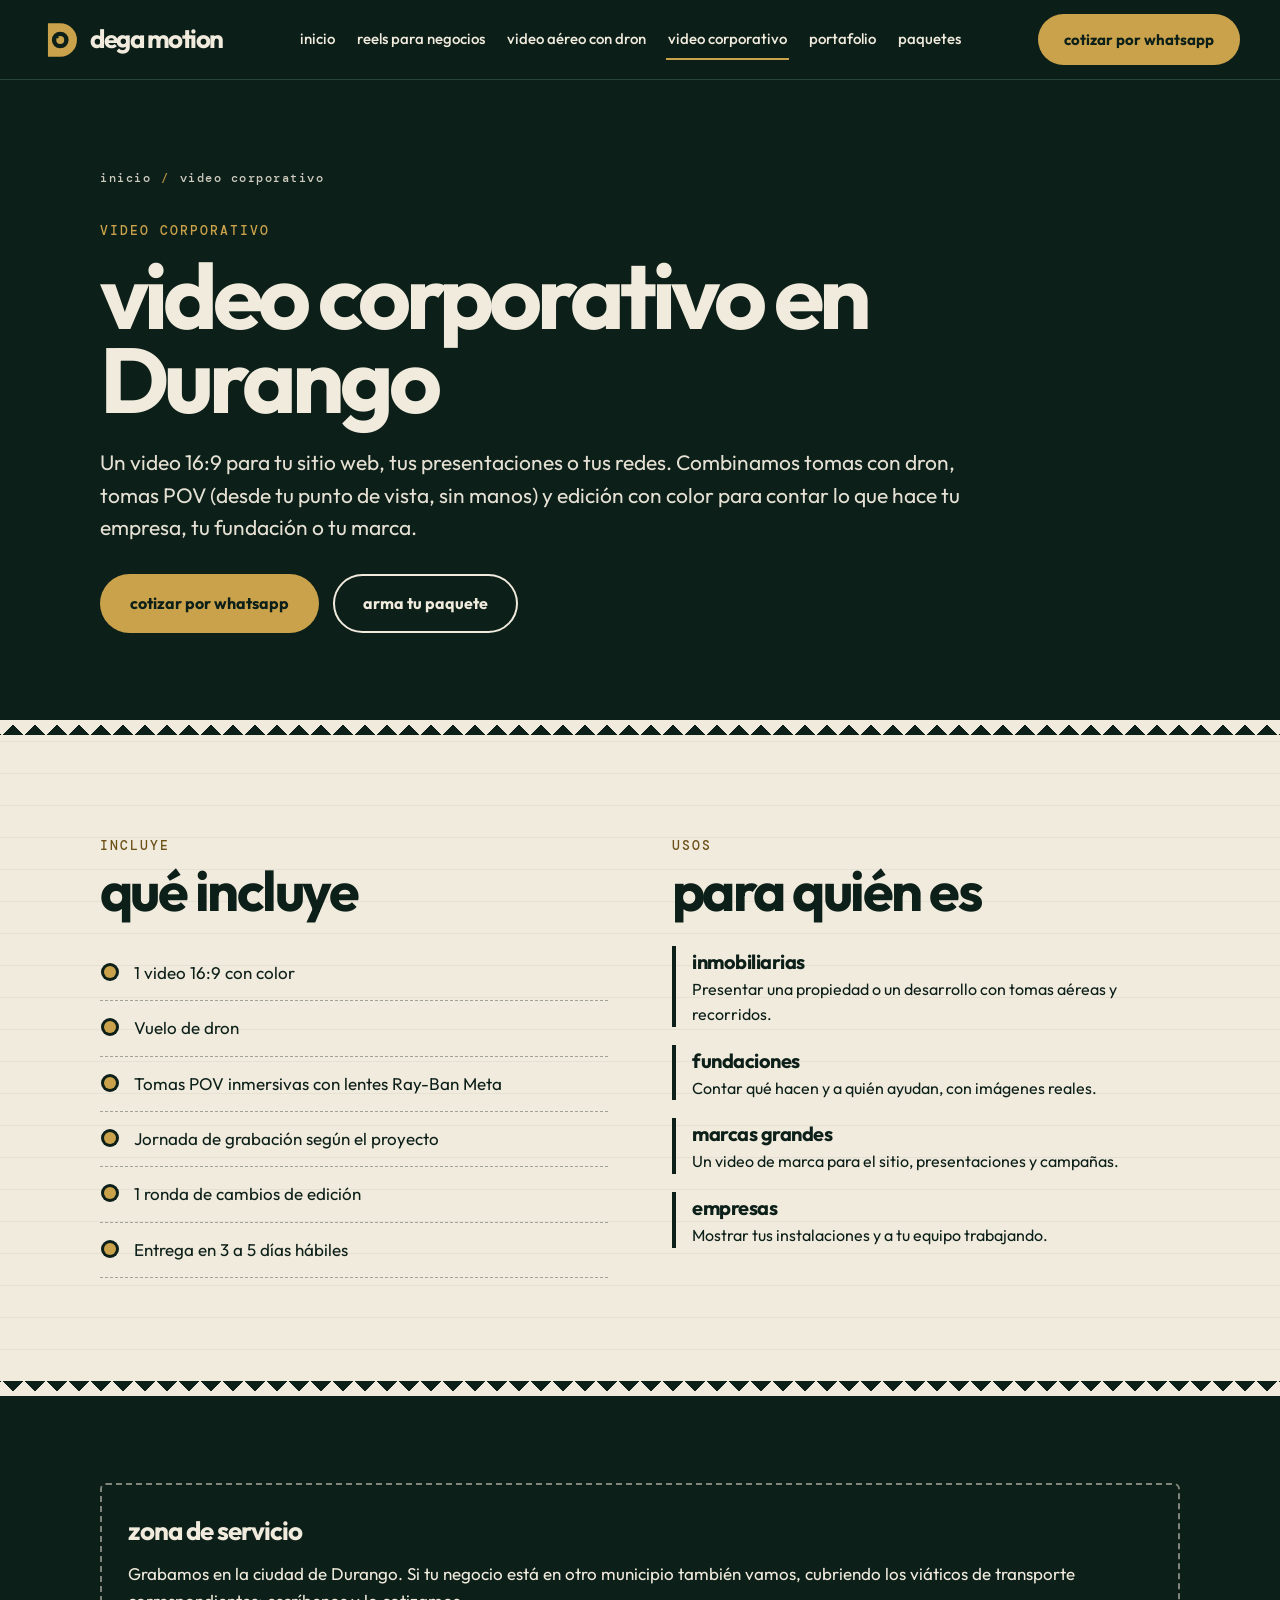
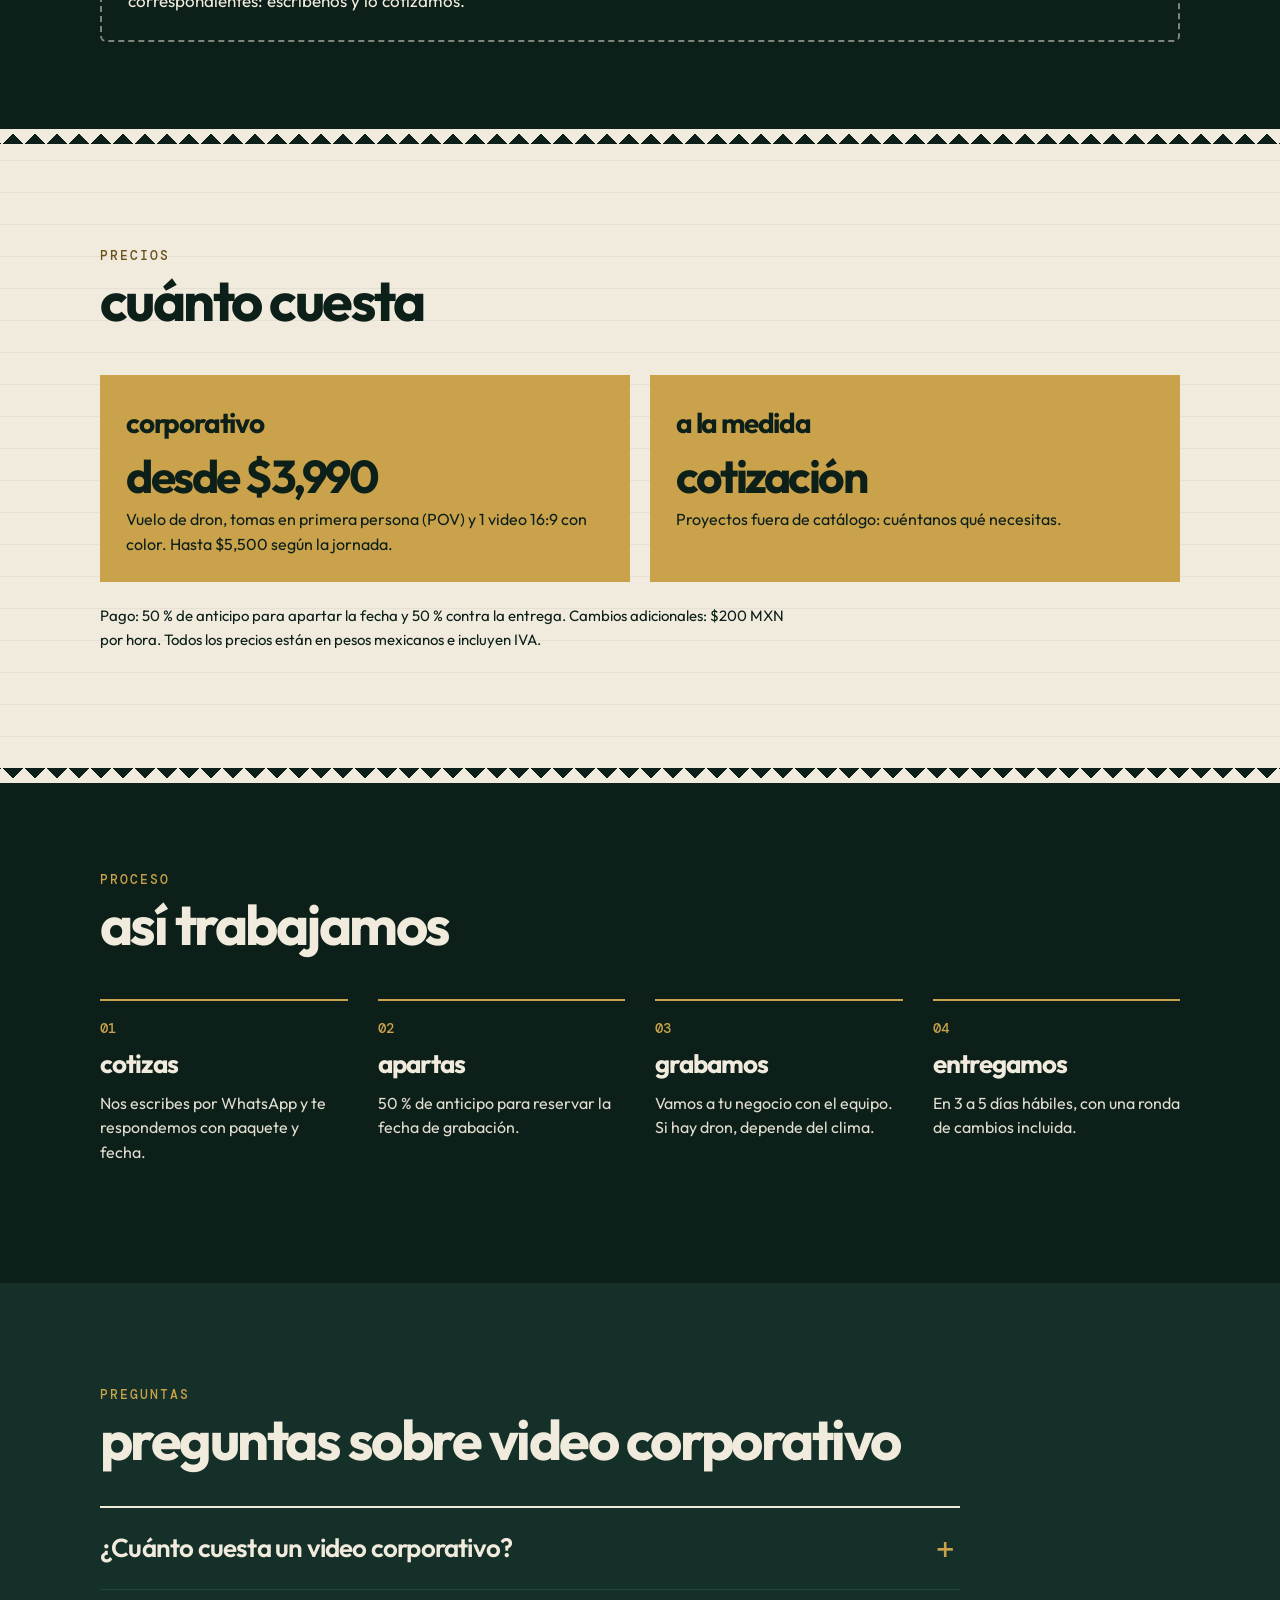
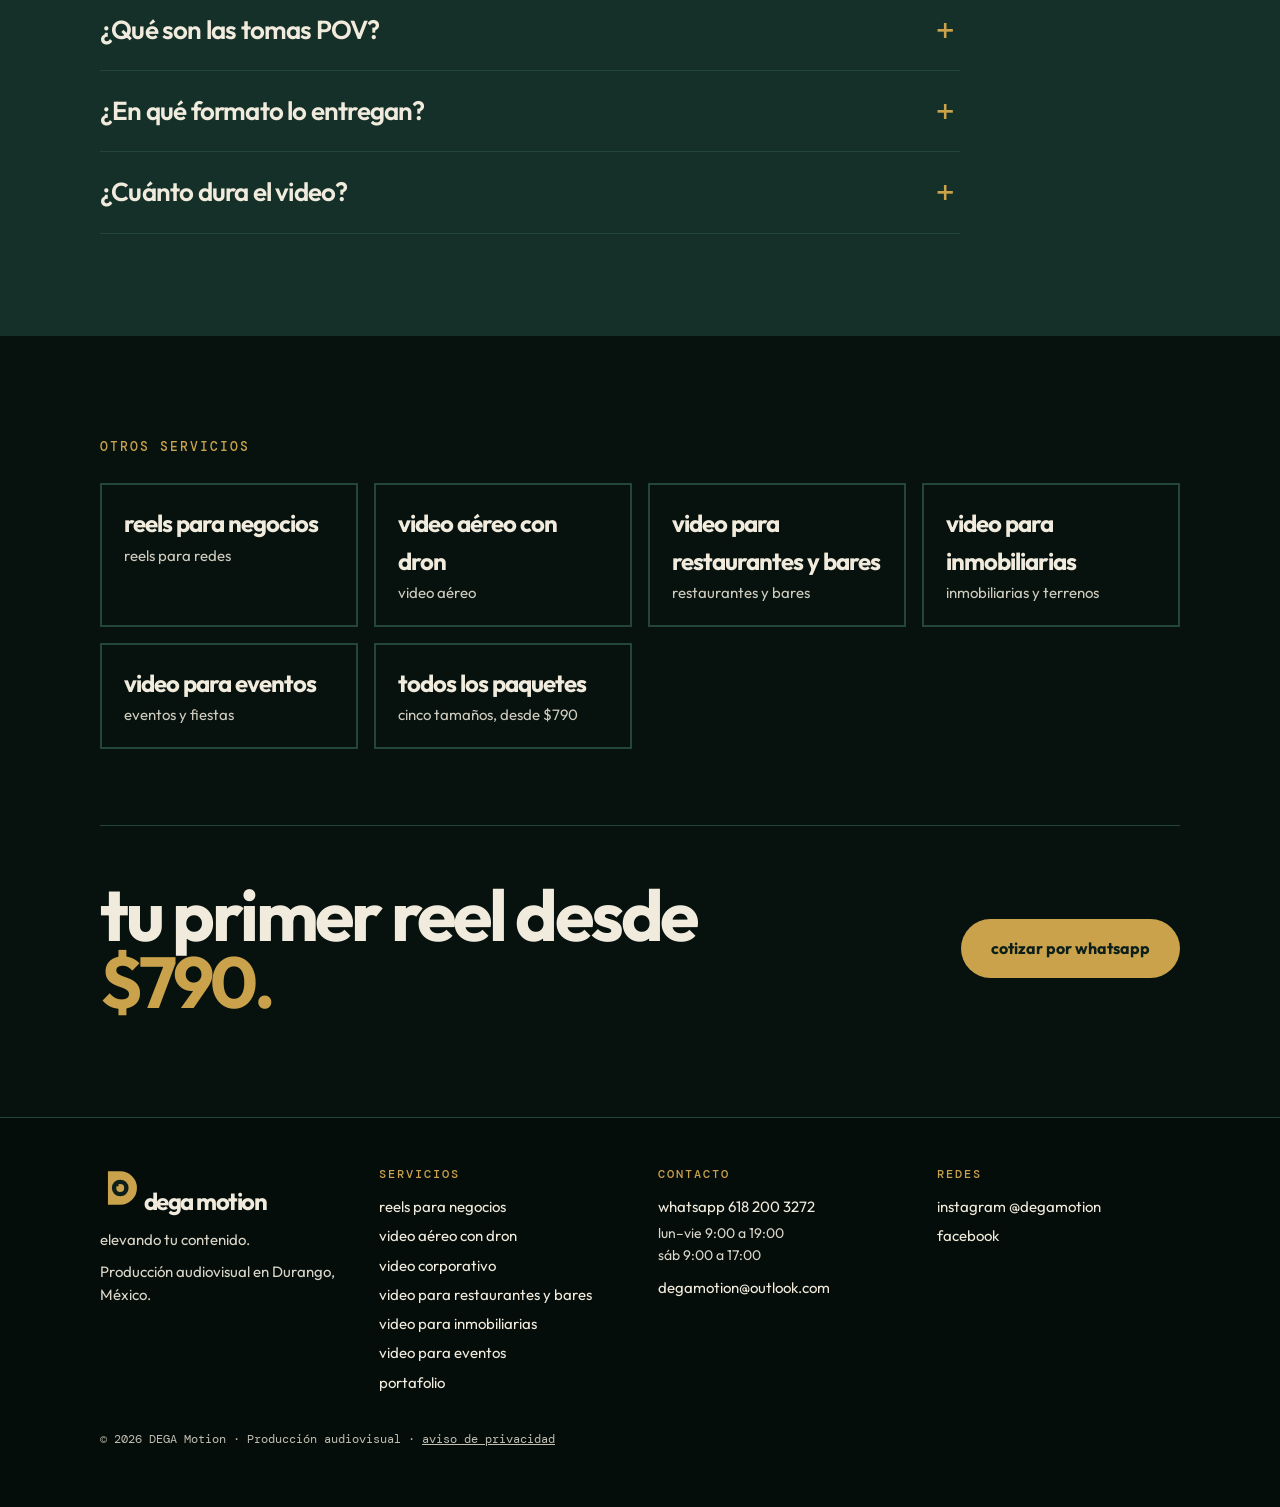
<file: video-corporativo/index.html>
<!doctype html>
<html lang="es-MX">
<head>
<meta charset="utf-8">
<meta name="viewport" content="width=device-width, initial-scale=1">
<title>Video corporativo en Durango | DEGA Motion</title>
<meta name="description" content="Video corporativo 16:9 con color, dron y tomas POV para inmobiliarias, fundaciones y marcas en Durango. Desde $3,990 MXN con IVA.">
<meta name="theme-color" content="#0C1F19">
<meta name="robots" content="index,follow,max-image-preview:large,max-snippet:-1,max-video-preview:-1">
<link rel="canonical" href="https://degamotion.com/video-corporativo/">
<link rel="alternate" hreflang="es-MX" href="https://degamotion.com/video-corporativo/">
<link rel="icon" href="/assets/favicon.svg" type="image/svg+xml">
<link rel="icon" href="/assets/favicon-32.png" sizes="32x32" type="image/png">
<link rel="apple-touch-icon" href="/assets/apple-touch-icon.png">
<link rel="manifest" href="/site.webmanifest">
<meta property="og:type" content="website">
<meta property="og:title" content="Video corporativo en Durango | DEGA Motion">
<meta property="og:description" content="Video corporativo 16:9 con color, dron y tomas POV para inmobiliarias, fundaciones y marcas en Durango. Desde $3,990 MXN con IVA.">
<meta property="og:image" content="https://degamotion.com/assets/og-v4.png">
<meta property="og:image:width" content="1200">
<meta property="og:image:height" content="630">
<meta property="og:image:alt" content="DEGA Motion: elevando tu contenido. Reels, video aéreo y corporativo.">
<meta property="og:url" content="https://degamotion.com/video-corporativo/">
<meta property="og:locale" content="es_MX">
<meta property="og:site_name" content="DEGA Motion">
<meta name="twitter:card" content="summary_large_image">
<meta name="twitter:title" content="Video corporativo en Durango | DEGA Motion">
<meta name="twitter:description" content="Video corporativo 16:9 con color, dron y tomas POV para inmobiliarias, fundaciones y marcas en Durango. Desde $3,990 MXN con IVA.">
<meta name="twitter:image" content="https://degamotion.com/assets/og-v4.png">
<link rel="preconnect" href="https://fonts.googleapis.com">
<link rel="preconnect" href="https://fonts.gstatic.com" crossorigin>
<link rel="preload" as="style" href="https://fonts.googleapis.com/css2?family=Outfit:wght@400;500;600;700&family=DM+Mono:wght@400;500&display=swap" onload="this.onload=null;this.rel='stylesheet'">
<noscript><link rel="stylesheet" href="https://fonts.googleapis.com/css2?family=Outfit:wght@400;500;600;700&family=DM+Mono:wght@400;500&display=swap"></noscript>
<link rel="stylesheet" href="/assets/page.css">
<script type="application/ld+json">
{
 "@context": "https://schema.org",
 "@graph": [
  {
   "@type": "WebPage",
   "@id": "https://degamotion.com/video-corporativo/#webpage",
   "url": "https://degamotion.com/video-corporativo/",
   "name": "Video corporativo en Durango | DEGA Motion",
   "description": "Video corporativo 16:9 con color, dron y tomas POV para inmobiliarias, fundaciones y marcas en Durango. Desde $3,990 MXN con IVA.",
   "inLanguage": "es-MX",
   "isPartOf": {
    "@id": "https://degamotion.com/#website"
   },
   "breadcrumb": {
    "@id": "https://degamotion.com/video-corporativo/#breadcrumb"
   }
  },
  {
   "@type": "BreadcrumbList",
   "@id": "https://degamotion.com/video-corporativo/#breadcrumb",
   "itemListElement": [
    {
     "@type": "ListItem",
     "position": 1,
     "name": "Inicio",
     "item": "https://degamotion.com/"
    },
    {
     "@type": "ListItem",
     "position": 2,
     "name": "video corporativo",
     "item": "https://degamotion.com/video-corporativo/"
    }
   ]
  },
  {
   "@type": "Service",
   "@id": "https://degamotion.com/video-corporativo/#service",
   "name": "Producción de video corporativo",
   "serviceType": "Video corporativo",
   "description": "Video corporativo 16:9 con color, dron y tomas POV para inmobiliarias, fundaciones y marcas en Durango. Desde $3,990 MXN con IVA.",
   "url": "https://degamotion.com/video-corporativo/",
   "provider": {
    "@type": "ProfessionalService",
    "@id": "https://degamotion.com/#org",
    "name": "DEGA Motion",
    "url": "https://degamotion.com/"
   },
   "areaServed": [
    {
     "@type": "City",
     "name": "Durango"
    }
   ],
   "offers": {
    "@type": "Offer",
    "name": "Paquete corporativo",
    "priceCurrency": "MXN",
    "url": "https://degamotion.com/video-corporativo/",
    "availability": "https://schema.org/InStock",
    "priceSpecification": {
     "@type": "PriceSpecification",
     "minPrice": 3990,
     "maxPrice": 5500,
     "priceCurrency": "MXN",
     "valueAddedTaxIncluded": true
    }
   }
  },
  {
   "@type": "FAQPage",
   "@id": "https://degamotion.com/video-corporativo/#faq",
   "inLanguage": "es-MX",
   "mainEntity": [
    {
     "@type": "Question",
     "name": "¿Cuánto cuesta un video corporativo?",
     "acceptedAnswer": {
      "@type": "Answer",
      "text": "El paquete corporativo va desde $3,990 MXN y hasta $5,500 MXN según la jornada de grabación. Los precios incluyen IVA."
     }
    },
    {
     "@type": "Question",
     "name": "¿Qué son las tomas POV?",
     "acceptedAnswer": {
      "@type": "Answer",
      "text": "Son tomas desde tu punto de vista, sin manos, que se graban con lentes Ray-Ban Meta. Se incluyen en el paquete corporativo o se cotizan aparte."
     }
    },
    {
     "@type": "Question",
     "name": "¿En qué formato lo entregan?",
     "acceptedAnswer": {
      "@type": "Answer",
      "text": "En MP4 (H.264) 16:9 a 1080p y 60 cuadros por segundo. No se entregan proyectos editables."
     }
    },
    {
     "@type": "Question",
     "name": "¿Cuánto dura el video?",
     "acceptedAnswer": {
      "@type": "Answer",
      "text": "Depende del proyecto. Cuéntanos qué necesitas y te cotizamos a la medida."
     }
    }
   ]
  }
 ]
}
</script>
</head>
<body>
<a class="skip" href="#contenido">Saltar al contenido</a>
<header><div class="nav">
  <a class="brand" href="/" aria-label="DEGA Motion, inicio"><svg viewBox="0 0 100 100" aria-hidden="true"><path d="M18 12 H46 A38 38 0 0 1 46 88 H18 Z" fill="#C9A24B"/><circle cx="46" cy="50" r="19" fill="#0C1F19"/><circle cx="46" cy="50" r="9" fill="#C9A24B"/><circle cx="40" cy="44" r="2.6" fill="#0C1F19"/></svg> dega motion</a>
  <nav class="links" aria-label="Principal"><a href="/">inicio</a><a href="/reels-para-negocios/">reels para negocios</a><a href="/video-aereo-con-dron/">video aéreo con dron</a><a href="/video-corporativo/" aria-current="page">video corporativo</a><a href="/portafolio/">portafolio</a><a href="/#paquetes">paquetes</a></nav>
  <a class="btn btn-lat" style="padding:12px 24px;font-size:15px" href="https://wa.me/526182003272?text=Hola%20DEGA%20Motion%2C%20quiero%20cotizar%20un%20video%20corporativo." target="_blank" rel="noopener">cotizar por whatsapp</a>
</div></header>
<main id="contenido">
<section class="hero"><div class="wrap">
  <ol class="crumb" aria-label="Ruta"><li><a href="/">inicio</a></li><li><span>video corporativo</span></li></ol>
  <div class="tag" style="margin-top:36px">video corporativo</div>
  <h1>video corporativo en Durango</h1>
  <p class="lead">Un video 16:9 para tu sitio web, tus presentaciones o tus redes. Combinamos tomas con dron, tomas POV (desde tu punto de vista, sin manos) y edición con color para contar lo que hace tu empresa, tu fundación o tu marca.</p>
  <div class="cta"><a class="btn btn-lat" href="https://wa.me/526182003272?text=Hola%20DEGA%20Motion%2C%20quiero%20cotizar%20un%20video%20corporativo." target="_blank" rel="noopener">cotizar por whatsapp</a><a class="btn btn-line" href="/#armar">arma tu paquete</a></div>
</div></section>

<section class="paper torn"><div class="sec"><div class="wrap">
  <div class="two" style="margin-top:0">
    <div><div class="tag">incluye</div><h2 style="margin-top:10px">qué incluye</h2><ul class="checks" style="margin-top:28px"><li>1 video 16:9 con color</li><li>Vuelo de dron</li><li>Tomas POV inmersivas con lentes Ray-Ban Meta</li><li>Jornada de grabación según el proyecto</li><li>1 ronda de cambios de edición</li><li>Entrega en 3 a 5 días hábiles</li></ul></div>
    <div><div class="tag">usos</div><h2 style="margin-top:10px">para quién es</h2><div class="uses" style="margin-top:28px"><div><b>inmobiliarias</b><span>Presentar una propiedad o un desarrollo con tomas aéreas y recorridos.</span></div><div><b>fundaciones</b><span>Contar qué hacen y a quién ayudan, con imágenes reales.</span></div><div><b>marcas grandes</b><span>Un video de marca para el sitio, presentaciones y campañas.</span></div><div><b>empresas</b><span>Mostrar tus instalaciones y a tu equipo trabajando.</span></div></div></div>
  </div>
</div></div></section>

<section class="sec"><div class="wrap"><div class="area"><h3>zona de servicio</h3><p>Grabamos en la ciudad de Durango. Si tu negocio está en otro municipio también vamos, cubriendo los viáticos de transporte correspondientes: escríbenos y lo cotizamos.</p></div></div></section>

<section class="paper torn"><div class="sec"><div class="wrap">
  <div class="tag">precios</div><h2 style="margin-top:10px">cuánto cuesta</h2>
  <div class="prices"><div class="pr"><b>corporativo</b><div class="n">desde $3,990</div><p>Vuelo de dron, tomas en primera persona (POV) y 1 video 16:9 con color. Hasta $5,500 según la jornada.</p></div><div class="pr"><b>a la medida</b><div class="n">cotización</div><p>Proyectos fuera de catálogo: cuéntanos qué necesitas.</p></div></div>
  <p class="note">Pago: 50 % de anticipo para apartar la fecha y 50 % contra la entrega. Cambios adicionales: $200 MXN por hora. Todos los precios están en pesos mexicanos e incluyen IVA.</p>
</div></div></section>

<section class="sec"><div class="wrap">
  <div class="tag">proceso</div><h2 style="margin-top:10px">así trabajamos</h2>
  <ol class="steps">
    <li><h3>cotizas</h3><p>Nos escribes por WhatsApp y te respondemos con paquete y fecha.</p></li>
    <li><h3>apartas</h3><p>50 % de anticipo para reservar la fecha de grabación.</p></li>
    <li><h3>grabamos</h3><p>Vamos a tu negocio con el equipo. Si hay dron, depende del clima.</p></li>
    <li><h3>entregamos</h3><p>En 3 a 5 días hábiles, con una ronda de cambios incluida.</p></li>
  </ol>
</div></section>

<section class="sec mus"><div class="wrap">
  <div class="tag">preguntas</div><h2 style="margin-top:10px">preguntas sobre video corporativo</h2>
  <div class="faq"><details><summary>¿Cuánto cuesta un video corporativo?</summary><p>El paquete corporativo va desde $3,990 MXN y hasta $5,500 MXN según la jornada de grabación. Los precios incluyen IVA.</p></details><details><summary>¿Qué son las tomas POV?</summary><p>Son tomas desde tu punto de vista, sin manos, que se graban con lentes Ray-Ban Meta. Se incluyen en el paquete corporativo o se cotizan aparte.</p></details><details><summary>¿En qué formato lo entregan?</summary><p>En MP4 (H.264) 16:9 a 1080p y 60 cuadros por segundo. No se entregan proyectos editables.</p></details><details><summary>¿Cuánto dura el video?</summary><p>Depende del proyecto. Cuéntanos qué necesitas y te cotizamos a la medida.</p></details></div>
</div></section>

<section class="sec deep"><div class="wrap">
  <div class="tag">otros servicios</div>
  <div class="others"><a href="/reels-para-negocios/"><b>reels para negocios</b><span>reels para redes</span></a><a href="/video-aereo-con-dron/"><b>video aéreo con dron</b><span>video aéreo</span></a><a href="/video-para-restaurantes/"><b>video para restaurantes y bares</b><span>restaurantes y bares</span></a><a href="/video-para-inmobiliarias/"><b>video para inmobiliarias</b><span>inmobiliarias y terrenos</span></a><a href="/video-para-eventos/"><b>video para eventos</b><span>eventos y fiestas</span></a><a href="/#paquetes"><b>todos los paquetes</b><span>cinco tamaños, desde $790</span></a></div>
  <div class="fin"><h2>tu primer reel desde <em>$790.</em></h2><a class="btn btn-lat" href="https://wa.me/526182003272?text=Hola%20DEGA%20Motion%2C%20quiero%20cotizar%20un%20video%20corporativo." target="_blank" rel="noopener">cotizar por whatsapp</a></div>
</div></section>
</main>
<footer><div class="wrap">
  <div class="fgrid">
    <div><a class="brand" href="/" style="font-size:24px;padding:0" aria-label="DEGA Motion, inicio"><svg viewBox="0 0 100 100" aria-hidden="true"><path d="M18 12 H46 A38 38 0 0 1 46 88 H18 Z" fill="#C9A24B"/><circle cx="46" cy="50" r="19" fill="#0C1F19"/><circle cx="46" cy="50" r="9" fill="#C9A24B"/><circle cx="40" cy="44" r="2.6" fill="#0C1F19"/></svg> dega motion</a><p>elevando tu contenido.</p><p>Producción audiovisual en Durango, México.</p></div>
    <div><div class="fh">servicios</div><a href="/reels-para-negocios/">reels para negocios</a><a href="/video-aereo-con-dron/">video aéreo con dron</a><a href="/video-corporativo/">video corporativo</a><a href="/video-para-restaurantes/">video para restaurantes y bares</a><a href="/video-para-inmobiliarias/">video para inmobiliarias</a><a href="/video-para-eventos/">video para eventos</a><a href="/portafolio/">portafolio</a></div>
    <div><div class="fh">contacto</div><a href="https://wa.me/526182003272?text=Hola%20DEGA%20Motion%2C%20quiero%20cotizar%20un%20video%20corporativo." target="_blank" rel="noopener">whatsapp 618 200 3272</a><p style="margin:2px 0 6px;font-size:14px">lun–vie 9:00 a 19:00<br>sáb 9:00 a 17:00</p><a href="mailto:degamotion@outlook.com">degamotion@outlook.com</a></div>
    <div><div class="fh">redes</div><a href="https://www.instagram.com/degamotion/" target="_blank" rel="noopener">instagram @degamotion</a><a href="https://www.facebook.com/profile.php?id=61576792566848" target="_blank" rel="noopener">facebook</a></div>
  </div>
  <div class="copy">© 2026 DEGA Motion · Producción audiovisual · <a href="/aviso-de-privacidad/">aviso de privacidad</a></div>
</div></footer>
</body>
</html>
</file>
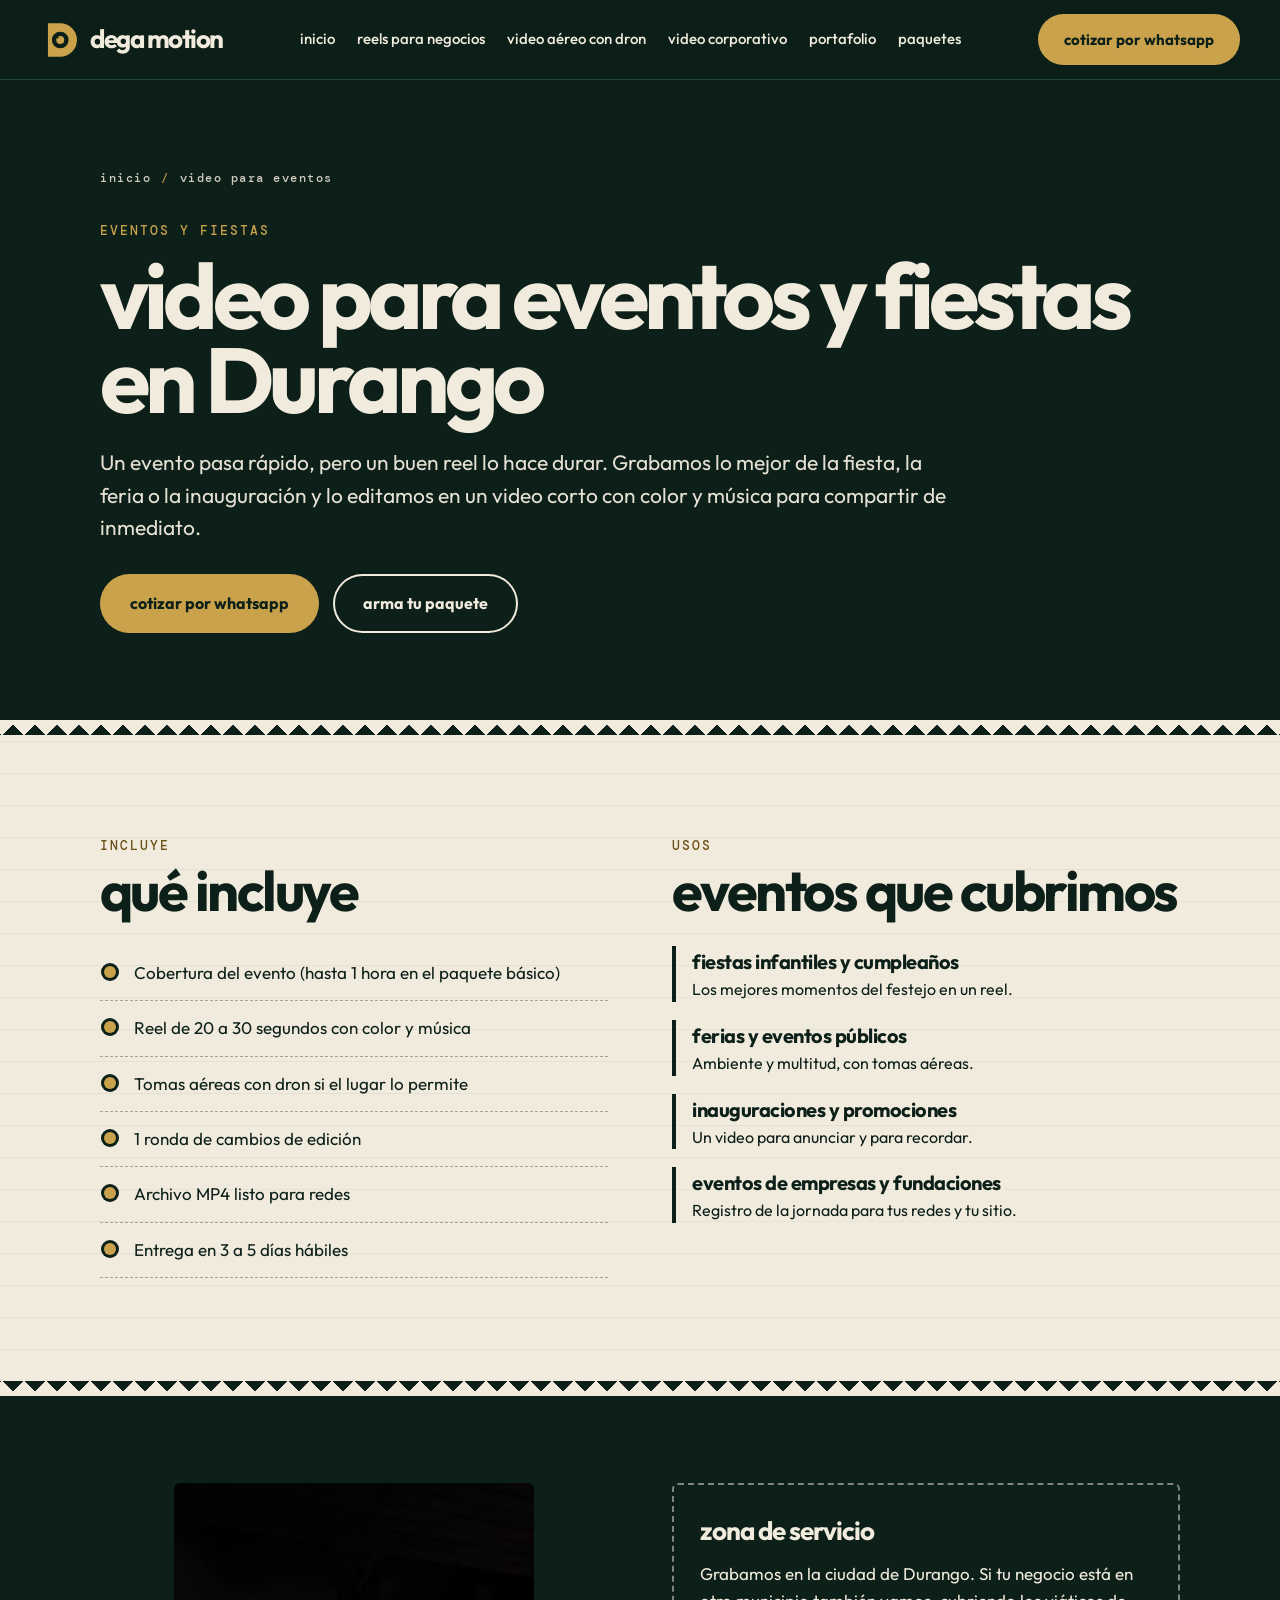
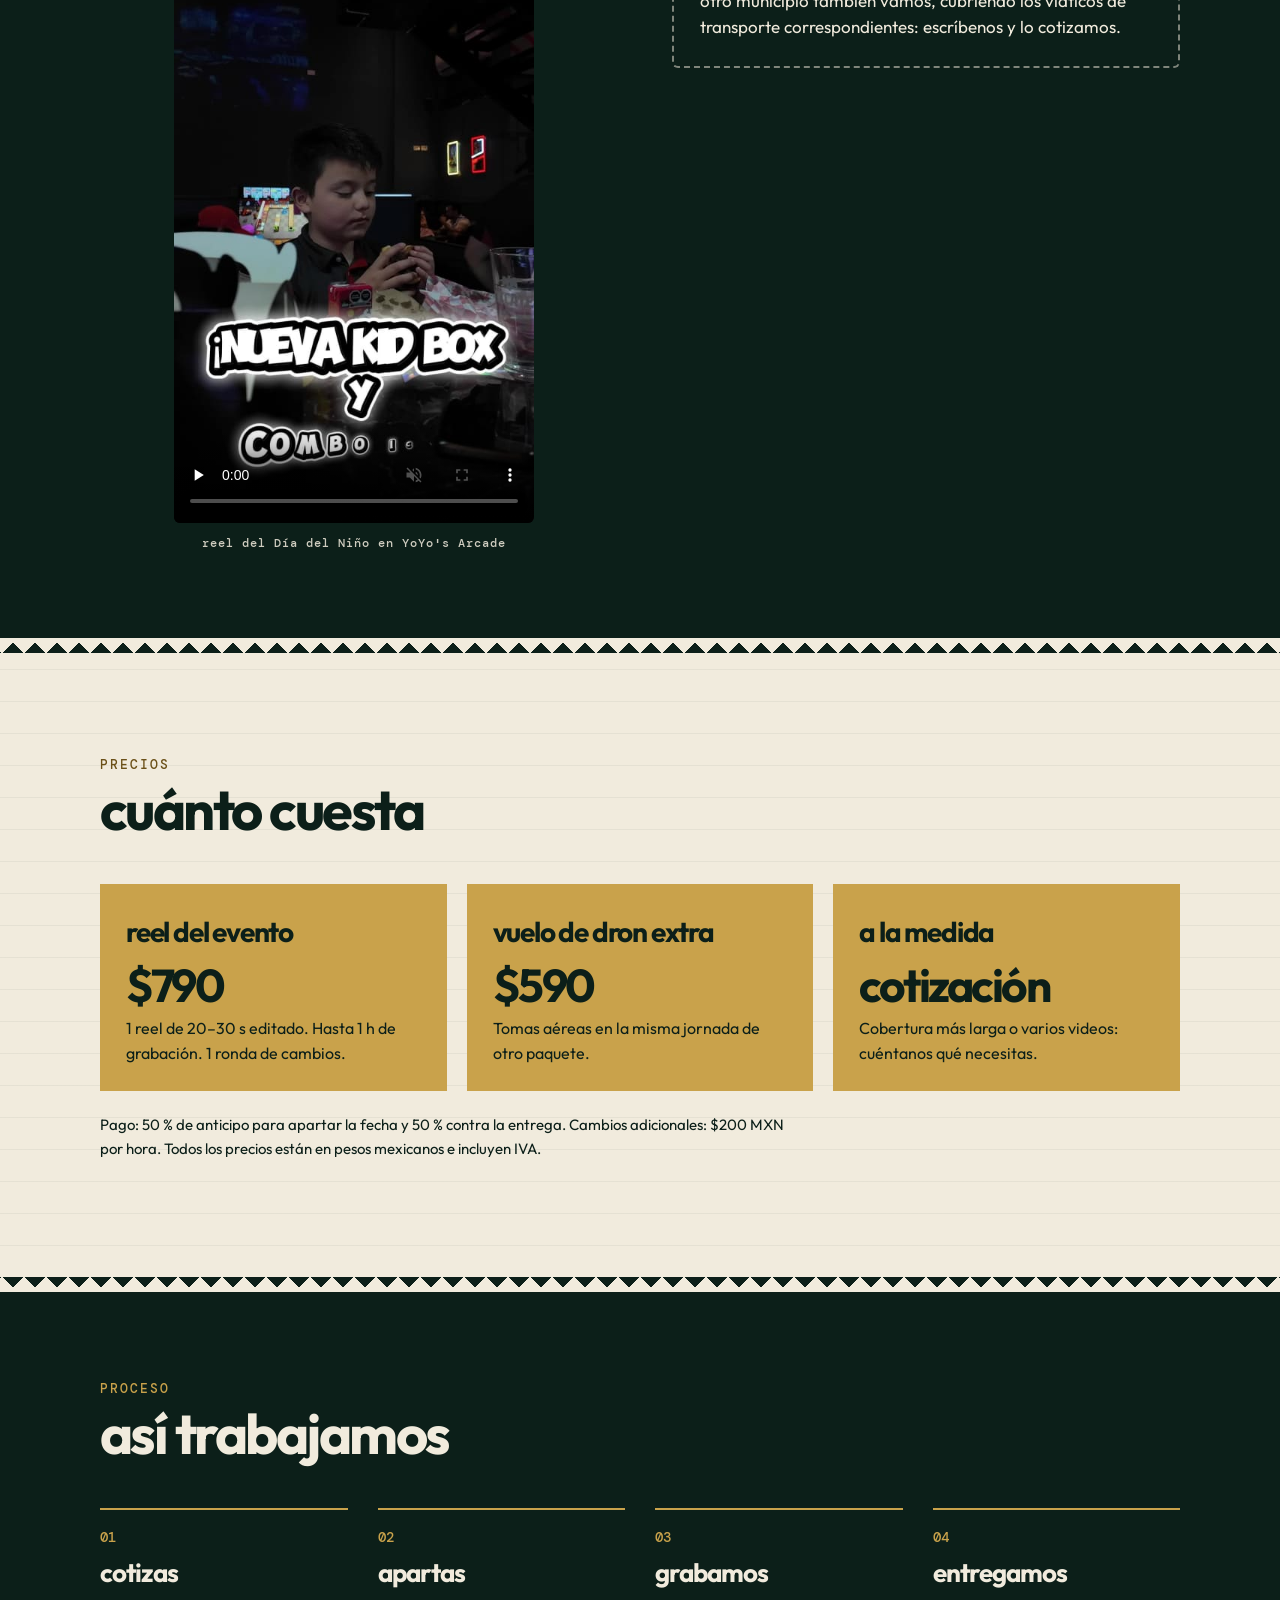
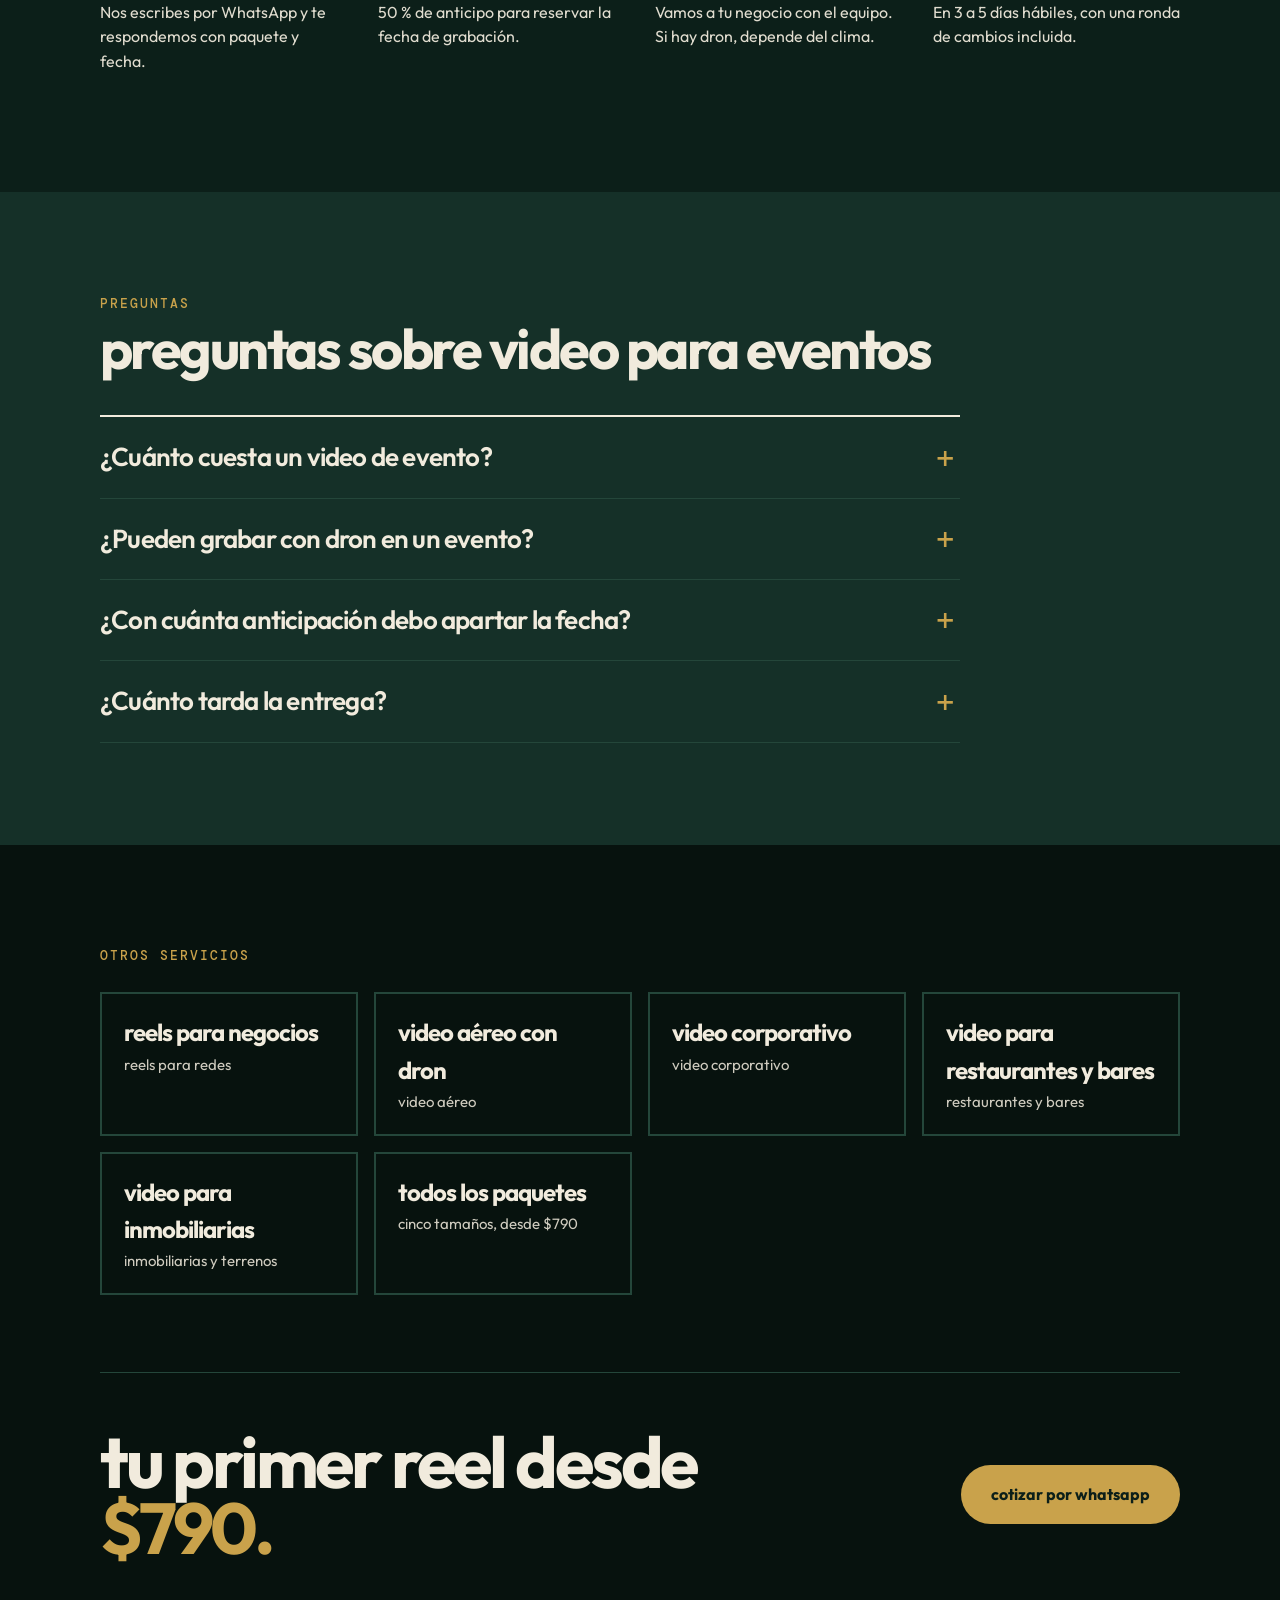
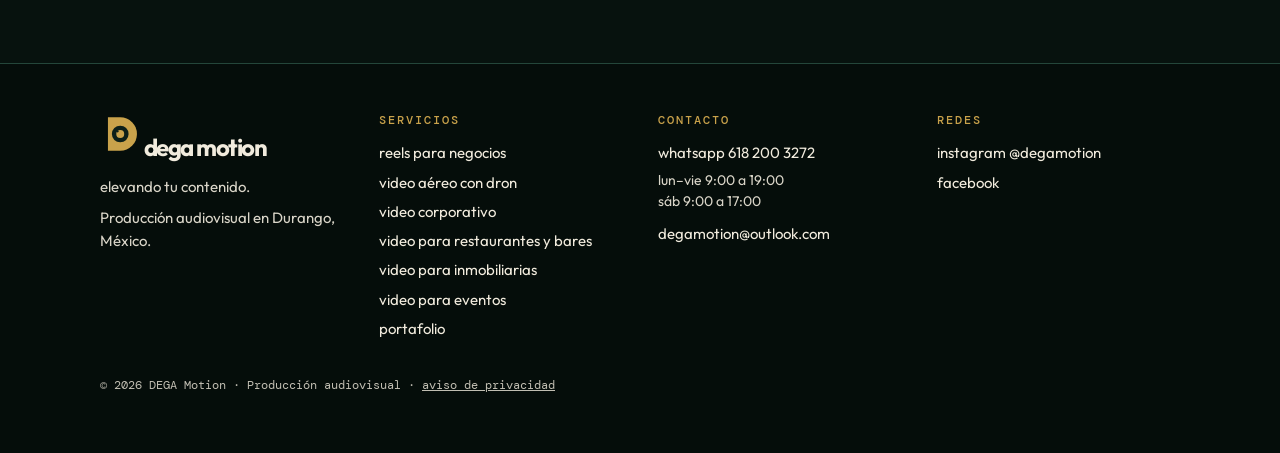
<file: video-para-eventos/index.html>
<!doctype html>
<html lang="es-MX">
<head>
<meta charset="utf-8">
<meta name="viewport" content="width=device-width, initial-scale=1">
<title>Video para eventos y fiestas en Durango | DEGA Motion</title>
<meta name="description" content="Video de eventos, fiestas y ferias en Durango: reel con lo mejor del día, tomas con dron y entrega en 3 a 5 días hábiles. Desde $790 MXN con IVA.">
<meta name="theme-color" content="#0C1F19">
<meta name="robots" content="index,follow,max-image-preview:large,max-snippet:-1,max-video-preview:-1">
<link rel="canonical" href="https://degamotion.com/video-para-eventos/">
<link rel="alternate" hreflang="es-MX" href="https://degamotion.com/video-para-eventos/">
<link rel="icon" href="/assets/favicon.svg" type="image/svg+xml">
<link rel="icon" href="/assets/favicon-32.png" sizes="32x32" type="image/png">
<link rel="apple-touch-icon" href="/assets/apple-touch-icon.png">
<link rel="manifest" href="/site.webmanifest">
<meta property="og:type" content="website">
<meta property="og:title" content="Video para eventos y fiestas en Durango | DEGA Motion">
<meta property="og:description" content="Video de eventos, fiestas y ferias en Durango: reel con lo mejor del día, tomas con dron y entrega en 3 a 5 días hábiles. Desde $790 MXN con IVA.">
<meta property="og:image" content="https://degamotion.com/assets/og-v4.png">
<meta property="og:image:width" content="1200">
<meta property="og:image:height" content="630">
<meta property="og:image:alt" content="DEGA Motion: elevando tu contenido. Reels, video aéreo y corporativo.">
<meta property="og:url" content="https://degamotion.com/video-para-eventos/">
<meta property="og:locale" content="es_MX">
<meta property="og:site_name" content="DEGA Motion">
<meta name="twitter:card" content="summary_large_image">
<meta name="twitter:title" content="Video para eventos y fiestas en Durango | DEGA Motion">
<meta name="twitter:description" content="Video de eventos, fiestas y ferias en Durango: reel con lo mejor del día, tomas con dron y entrega en 3 a 5 días hábiles. Desde $790 MXN con IVA.">
<meta name="twitter:image" content="https://degamotion.com/assets/og-v4.png">
<link rel="preconnect" href="https://fonts.googleapis.com">
<link rel="preconnect" href="https://fonts.gstatic.com" crossorigin>
<link rel="preload" as="style" href="https://fonts.googleapis.com/css2?family=Outfit:wght@400;500;600;700&family=DM+Mono:wght@400;500&display=swap" onload="this.onload=null;this.rel='stylesheet'">
<noscript><link rel="stylesheet" href="https://fonts.googleapis.com/css2?family=Outfit:wght@400;500;600;700&family=DM+Mono:wght@400;500&display=swap"></noscript>
<link rel="stylesheet" href="/assets/page.css">
<script type="application/ld+json">
{
 "@context": "https://schema.org",
 "@graph": [
  {
   "@type": "WebPage",
   "@id": "https://degamotion.com/video-para-eventos/#webpage",
   "url": "https://degamotion.com/video-para-eventos/",
   "name": "Video para eventos y fiestas en Durango | DEGA Motion",
   "description": "Video de eventos, fiestas y ferias en Durango: reel con lo mejor del día, tomas con dron y entrega en 3 a 5 días hábiles. Desde $790 MXN con IVA.",
   "inLanguage": "es-MX",
   "isPartOf": {
    "@id": "https://degamotion.com/#website"
   },
   "breadcrumb": {
    "@id": "https://degamotion.com/video-para-eventos/#breadcrumb"
   }
  },
  {
   "@type": "BreadcrumbList",
   "@id": "https://degamotion.com/video-para-eventos/#breadcrumb",
   "itemListElement": [
    {
     "@type": "ListItem",
     "position": 1,
     "name": "Inicio",
     "item": "https://degamotion.com/"
    },
    {
     "@type": "ListItem",
     "position": 2,
     "name": "video para eventos",
     "item": "https://degamotion.com/video-para-eventos/"
    }
   ]
  },
  {
   "@type": "Service",
   "@id": "https://degamotion.com/video-para-eventos/#service",
   "name": "Video para eventos y fiestas",
   "serviceType": "Cobertura de eventos en video",
   "description": "Video de eventos, fiestas y ferias en Durango: reel con lo mejor del día, tomas con dron y entrega en 3 a 5 días hábiles. Desde $790 MXN con IVA.",
   "url": "https://degamotion.com/video-para-eventos/",
   "provider": {
    "@type": "ProfessionalService",
    "@id": "https://degamotion.com/#org",
    "name": "DEGA Motion",
    "url": "https://degamotion.com/"
   },
   "areaServed": [
    {
     "@type": "City",
     "name": "Durango"
    }
   ],
   "offers": {
    "@type": "Offer",
    "name": "Reel del evento",
    "priceCurrency": "MXN",
    "url": "https://degamotion.com/video-para-eventos/",
    "availability": "https://schema.org/InStock",
    "price": "790",
    "priceSpecification": {
     "@type": "UnitPriceSpecification",
     "price": "790",
     "priceCurrency": "MXN",
     "valueAddedTaxIncluded": true
    }
   }
  },
  {
   "@type": "FAQPage",
   "@id": "https://degamotion.com/video-para-eventos/#faq",
   "inLanguage": "es-MX",
   "mainEntity": [
    {
     "@type": "Question",
     "name": "¿Cuánto cuesta un video de evento?",
     "acceptedAnswer": {
      "@type": "Answer",
      "text": "Un reel de 20 a 30 segundos con hasta 1 hora de grabación cuesta $790 MXN. Si el evento necesita más tiempo o varios videos, se cotiza a la medida. Los precios incluyen IVA."
     }
    },
    {
     "@type": "Question",
     "name": "¿Pueden grabar con dron en un evento?",
     "acceptedAnswer": {
      "@type": "Answer",
      "text": "Sí, si el lugar lo permite y el clima lo permite. El vuelo extra cuesta $590 MXN al sumarlo a otro paquete."
     }
    },
    {
     "@type": "Question",
     "name": "¿Con cuánta anticipación debo apartar la fecha?",
     "acceptedAnswer": {
      "@type": "Answer",
      "text": "Escríbenos en cuanto tengas la fecha. Se aparta con un anticipo del 50 %."
     }
    },
    {
     "@type": "Question",
     "name": "¿Cuánto tarda la entrega?",
     "acceptedAnswer": {
      "@type": "Answer",
      "text": "De 3 a 5 días hábiles después del evento."
     }
    }
   ]
  }
 ]
}
</script>
</head>
<body>
<a class="skip" href="#contenido">Saltar al contenido</a>
<header><div class="nav">
  <a class="brand" href="/" aria-label="DEGA Motion, inicio"><svg viewBox="0 0 100 100" aria-hidden="true"><path d="M18 12 H46 A38 38 0 0 1 46 88 H18 Z" fill="#C9A24B"/><circle cx="46" cy="50" r="19" fill="#0C1F19"/><circle cx="46" cy="50" r="9" fill="#C9A24B"/><circle cx="40" cy="44" r="2.6" fill="#0C1F19"/></svg> dega motion</a>
  <nav class="links" aria-label="Principal"><a href="/">inicio</a><a href="/reels-para-negocios/">reels para negocios</a><a href="/video-aereo-con-dron/">video aéreo con dron</a><a href="/video-corporativo/">video corporativo</a><a href="/portafolio/">portafolio</a><a href="/#paquetes">paquetes</a></nav>
  <a class="btn btn-lat" style="padding:12px 24px;font-size:15px" href="https://wa.me/526182003272?text=Hola%20DEGA%20Motion%2C%20quiero%20cotizar%20un%20video%20para%20un%20evento." target="_blank" rel="noopener">cotizar por whatsapp</a>
</div></header>
<main id="contenido">
<section class="hero"><div class="wrap">
  <ol class="crumb" aria-label="Ruta"><li><a href="/">inicio</a></li><li><span>video para eventos</span></li></ol>
  <div class="tag" style="margin-top:36px">eventos y fiestas</div>
  <h1>video para eventos y fiestas en Durango</h1>
  <p class="lead">Un evento pasa rápido, pero un buen reel lo hace durar. Grabamos lo mejor de la fiesta, la feria o la inauguración y lo editamos en un video corto con color y música para compartir de inmediato.</p>
  <div class="cta"><a class="btn btn-lat" href="https://wa.me/526182003272?text=Hola%20DEGA%20Motion%2C%20quiero%20cotizar%20un%20video%20para%20un%20evento." target="_blank" rel="noopener">cotizar por whatsapp</a><a class="btn btn-line" href="/#armar">arma tu paquete</a></div>
</div></section>

<section class="paper torn"><div class="sec"><div class="wrap">
  <div class="two" style="margin-top:0">
    <div><div class="tag">incluye</div><h2 style="margin-top:10px">qué incluye</h2><ul class="checks" style="margin-top:28px"><li>Cobertura del evento (hasta 1 hora en el paquete básico)</li><li>Reel de 20 a 30 segundos con color y música</li><li>Tomas aéreas con dron si el lugar lo permite</li><li>1 ronda de cambios de edición</li><li>Archivo MP4 listo para redes</li><li>Entrega en 3 a 5 días hábiles</li></ul></div>
    <div><div class="tag">usos</div><h2 style="margin-top:10px">eventos que cubrimos</h2><div class="uses" style="margin-top:28px"><div><b>fiestas infantiles y cumpleaños</b><span>Los mejores momentos del festejo en un reel.</span></div><div><b>ferias y eventos públicos</b><span>Ambiente y multitud, con tomas aéreas.</span></div><div><b>inauguraciones y promociones</b><span>Un video para anunciar y para recordar.</span></div><div><b>eventos de empresas y fundaciones</b><span>Registro de la jornada para tus redes y tu sitio.</span></div></div></div>
  </div>
</div></div></section>

<section class="sec"><div class="wrap"><div class="two" style="align-items:start;margin-top:0"><div><figure style="margin:0"><div class="vid"><video controls muted playsinline preload="none" poster="/assets/home/yoyos-dia-nino.jpg" aria-label="reel del Día del Niño en YoYo&#x27;s Arcade"><source src="/assets/home/yoyos-dia-nino.mp4" type="video/mp4"></video></div><figcaption class="cap">reel del Día del Niño en YoYo&#x27;s Arcade</figcaption></figure></div><div><div class="area"><h3>zona de servicio</h3><p>Grabamos en la ciudad de Durango. Si tu negocio está en otro municipio también vamos, cubriendo los viáticos de transporte correspondientes: escríbenos y lo cotizamos.</p></div></div></div></div></section>

<section class="paper torn"><div class="sec"><div class="wrap">
  <div class="tag">precios</div><h2 style="margin-top:10px">cuánto cuesta</h2>
  <div class="prices"><div class="pr"><b>reel del evento</b><div class="n">$790</div><p>1 reel de 20–30 s editado. Hasta 1 h de grabación. 1 ronda de cambios.</p></div><div class="pr"><b>vuelo de dron extra</b><div class="n">$590</div><p>Tomas aéreas en la misma jornada de otro paquete.</p></div><div class="pr"><b>a la medida</b><div class="n">cotización</div><p>Cobertura más larga o varios videos: cuéntanos qué necesitas.</p></div></div>
  <p class="note">Pago: 50 % de anticipo para apartar la fecha y 50 % contra la entrega. Cambios adicionales: $200 MXN por hora. Todos los precios están en pesos mexicanos e incluyen IVA.</p>
</div></div></section>

<section class="sec"><div class="wrap">
  <div class="tag">proceso</div><h2 style="margin-top:10px">así trabajamos</h2>
  <ol class="steps">
    <li><h3>cotizas</h3><p>Nos escribes por WhatsApp y te respondemos con paquete y fecha.</p></li>
    <li><h3>apartas</h3><p>50 % de anticipo para reservar la fecha de grabación.</p></li>
    <li><h3>grabamos</h3><p>Vamos a tu negocio con el equipo. Si hay dron, depende del clima.</p></li>
    <li><h3>entregamos</h3><p>En 3 a 5 días hábiles, con una ronda de cambios incluida.</p></li>
  </ol>
</div></section>

<section class="sec mus"><div class="wrap">
  <div class="tag">preguntas</div><h2 style="margin-top:10px">preguntas sobre video para eventos</h2>
  <div class="faq"><details><summary>¿Cuánto cuesta un video de evento?</summary><p>Un reel de 20 a 30 segundos con hasta 1 hora de grabación cuesta $790 MXN. Si el evento necesita más tiempo o varios videos, se cotiza a la medida. Los precios incluyen IVA.</p></details><details><summary>¿Pueden grabar con dron en un evento?</summary><p>Sí, si el lugar lo permite y el clima lo permite. El vuelo extra cuesta $590 MXN al sumarlo a otro paquete.</p></details><details><summary>¿Con cuánta anticipación debo apartar la fecha?</summary><p>Escríbenos en cuanto tengas la fecha. Se aparta con un anticipo del 50 %.</p></details><details><summary>¿Cuánto tarda la entrega?</summary><p>De 3 a 5 días hábiles después del evento.</p></details></div>
</div></section>

<section class="sec deep"><div class="wrap">
  <div class="tag">otros servicios</div>
  <div class="others"><a href="/reels-para-negocios/"><b>reels para negocios</b><span>reels para redes</span></a><a href="/video-aereo-con-dron/"><b>video aéreo con dron</b><span>video aéreo</span></a><a href="/video-corporativo/"><b>video corporativo</b><span>video corporativo</span></a><a href="/video-para-restaurantes/"><b>video para restaurantes y bares</b><span>restaurantes y bares</span></a><a href="/video-para-inmobiliarias/"><b>video para inmobiliarias</b><span>inmobiliarias y terrenos</span></a><a href="/#paquetes"><b>todos los paquetes</b><span>cinco tamaños, desde $790</span></a></div>
  <div class="fin"><h2>tu primer reel desde <em>$790.</em></h2><a class="btn btn-lat" href="https://wa.me/526182003272?text=Hola%20DEGA%20Motion%2C%20quiero%20cotizar%20un%20video%20para%20un%20evento." target="_blank" rel="noopener">cotizar por whatsapp</a></div>
</div></section>
</main>
<footer><div class="wrap">
  <div class="fgrid">
    <div><a class="brand" href="/" style="font-size:24px;padding:0" aria-label="DEGA Motion, inicio"><svg viewBox="0 0 100 100" aria-hidden="true"><path d="M18 12 H46 A38 38 0 0 1 46 88 H18 Z" fill="#C9A24B"/><circle cx="46" cy="50" r="19" fill="#0C1F19"/><circle cx="46" cy="50" r="9" fill="#C9A24B"/><circle cx="40" cy="44" r="2.6" fill="#0C1F19"/></svg> dega motion</a><p>elevando tu contenido.</p><p>Producción audiovisual en Durango, México.</p></div>
    <div><div class="fh">servicios</div><a href="/reels-para-negocios/">reels para negocios</a><a href="/video-aereo-con-dron/">video aéreo con dron</a><a href="/video-corporativo/">video corporativo</a><a href="/video-para-restaurantes/">video para restaurantes y bares</a><a href="/video-para-inmobiliarias/">video para inmobiliarias</a><a href="/video-para-eventos/">video para eventos</a><a href="/portafolio/">portafolio</a></div>
    <div><div class="fh">contacto</div><a href="https://wa.me/526182003272?text=Hola%20DEGA%20Motion%2C%20quiero%20cotizar%20un%20video%20para%20un%20evento." target="_blank" rel="noopener">whatsapp 618 200 3272</a><p style="margin:2px 0 6px;font-size:14px">lun–vie 9:00 a 19:00<br>sáb 9:00 a 17:00</p><a href="mailto:degamotion@outlook.com">degamotion@outlook.com</a></div>
    <div><div class="fh">redes</div><a href="https://www.instagram.com/degamotion/" target="_blank" rel="noopener">instagram @degamotion</a><a href="https://www.facebook.com/profile.php?id=61576792566848" target="_blank" rel="noopener">facebook</a></div>
  </div>
  <div class="copy">© 2026 DEGA Motion · Producción audiovisual · <a href="/aviso-de-privacidad/">aviso de privacidad</a></div>
</div></footer>
</body>
</html>
</file>
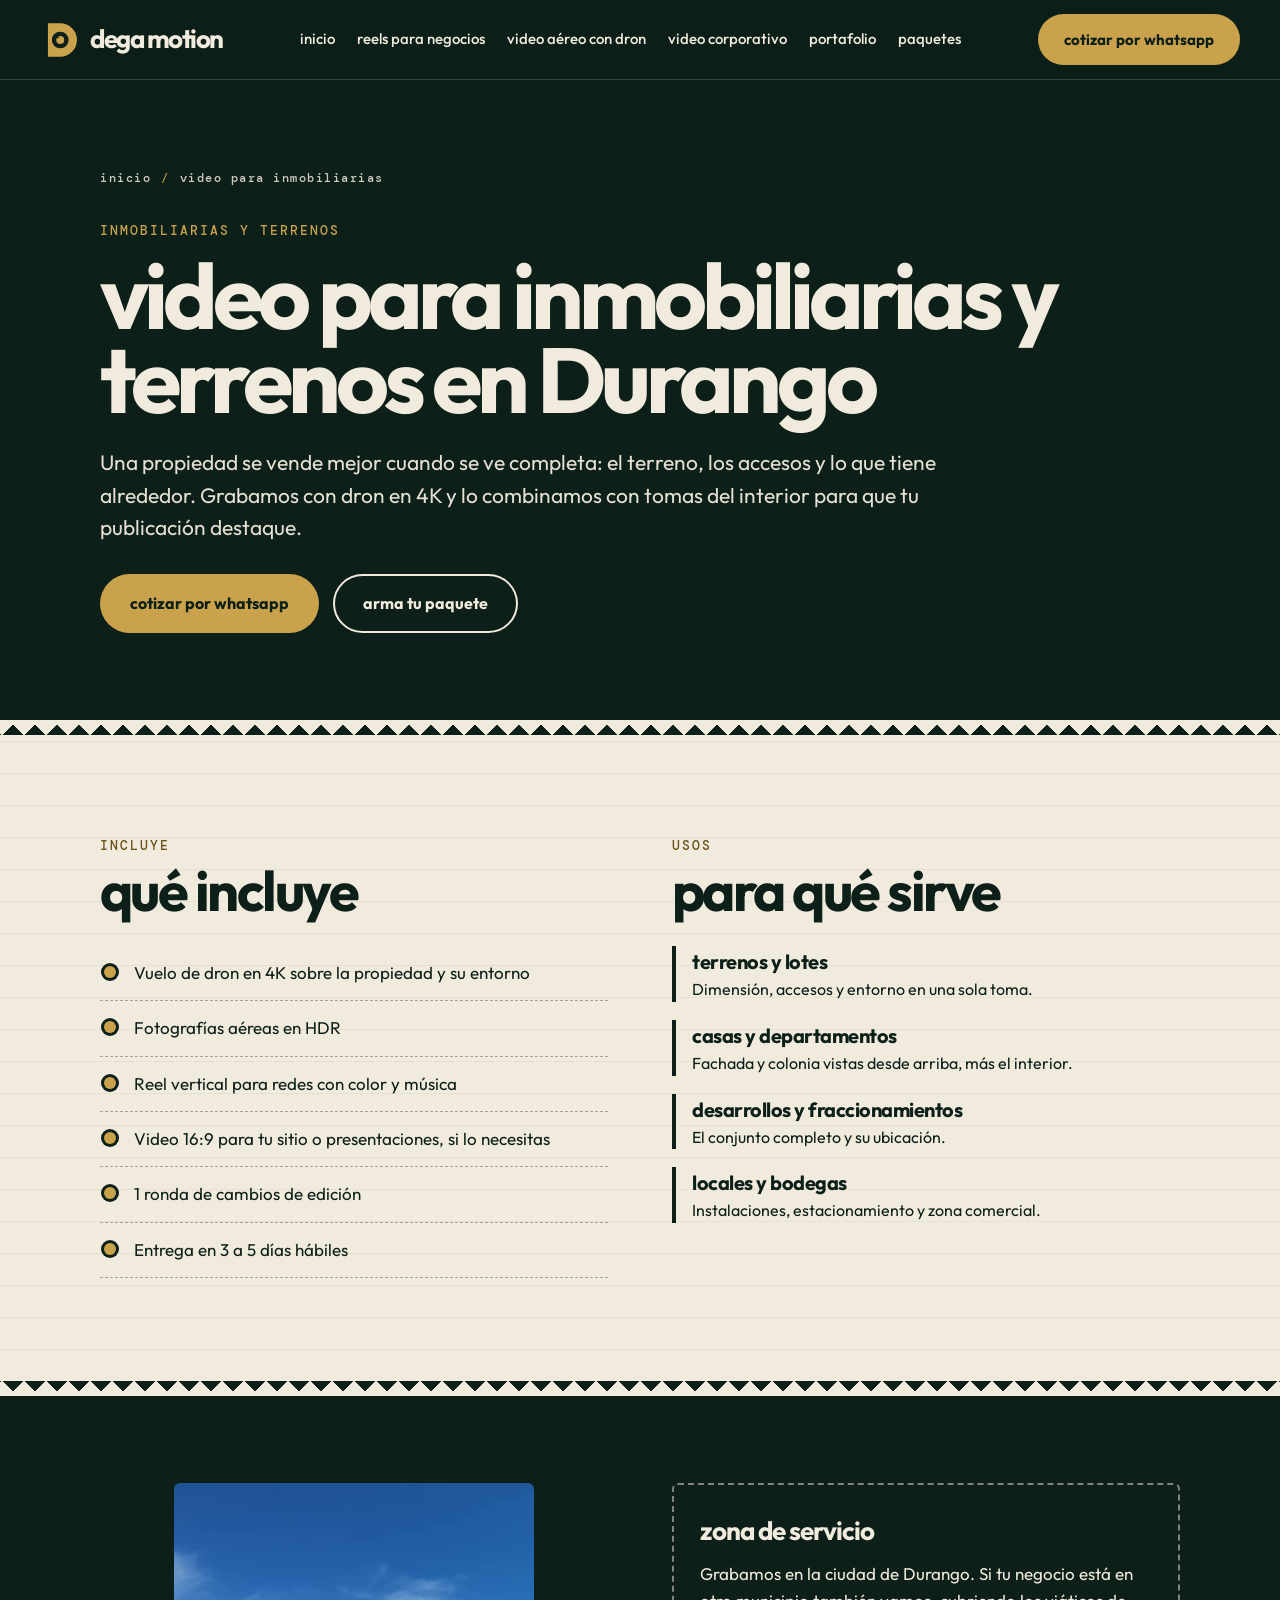
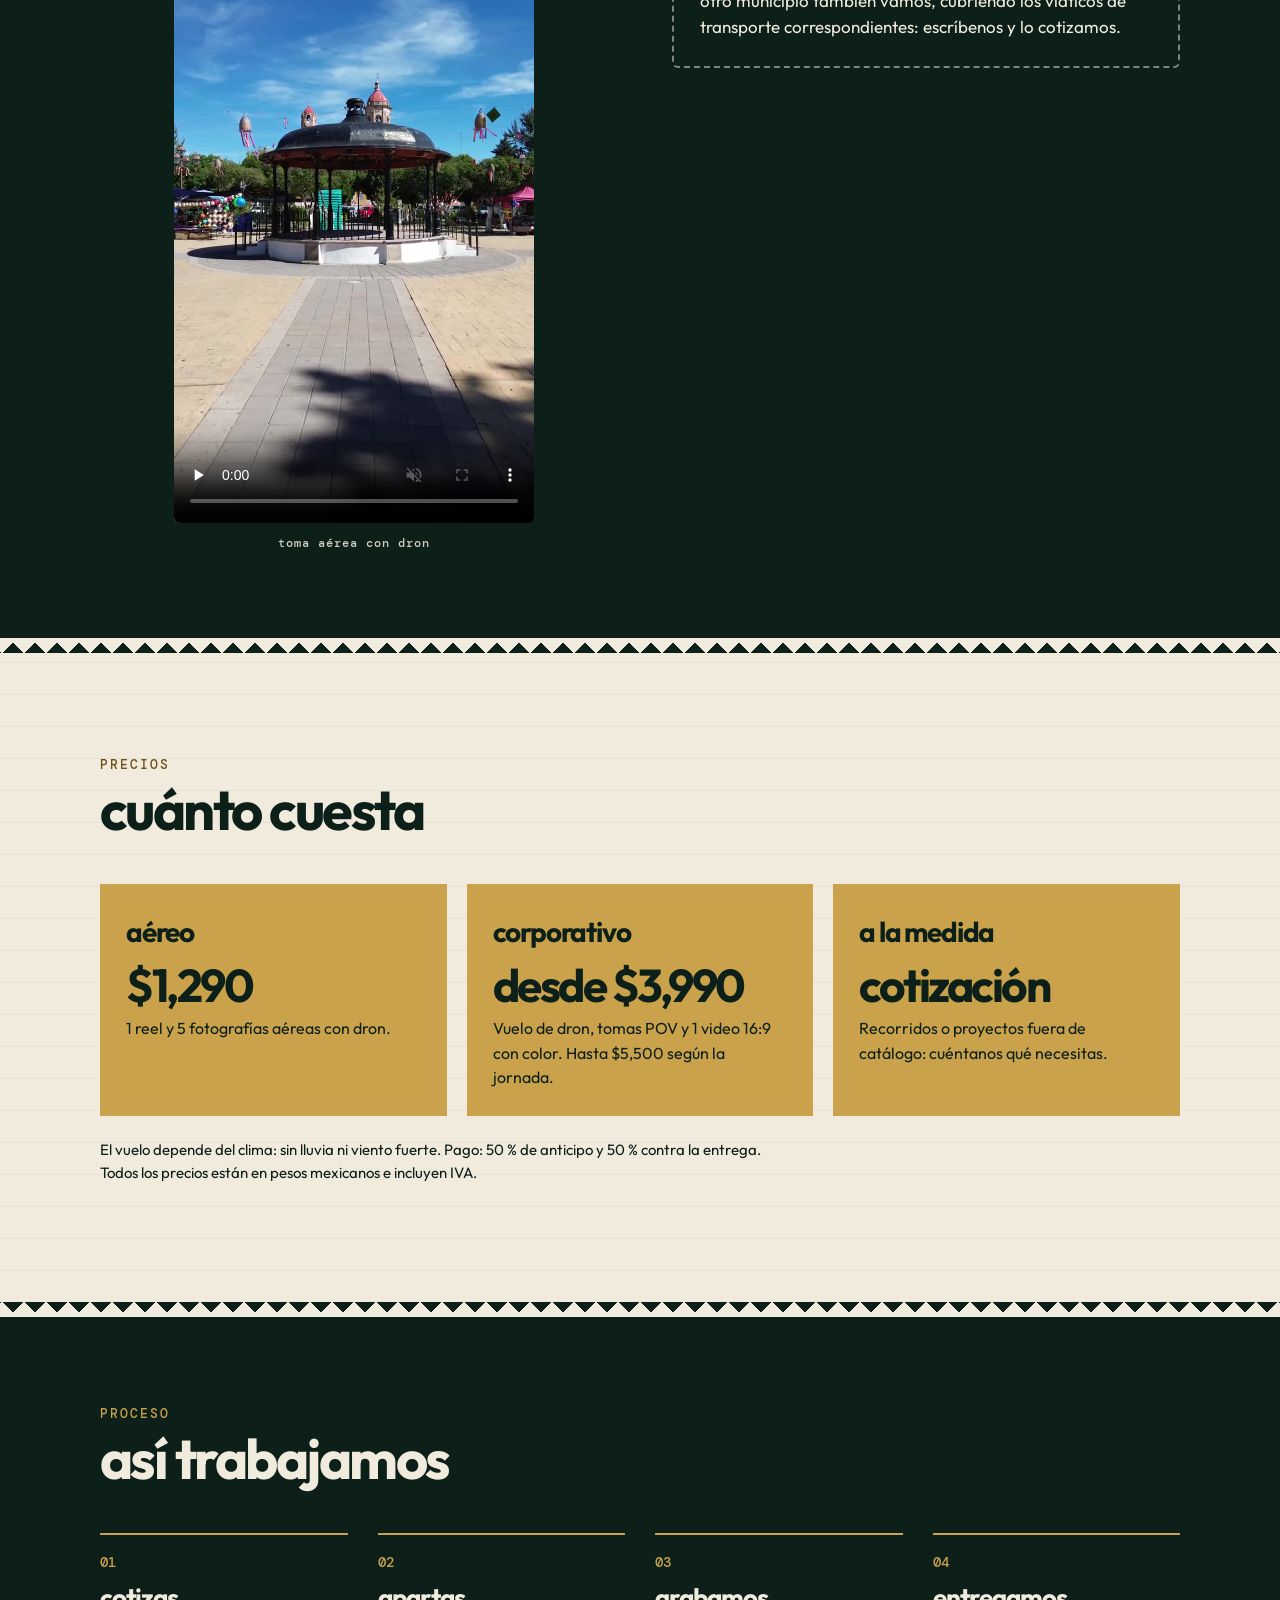
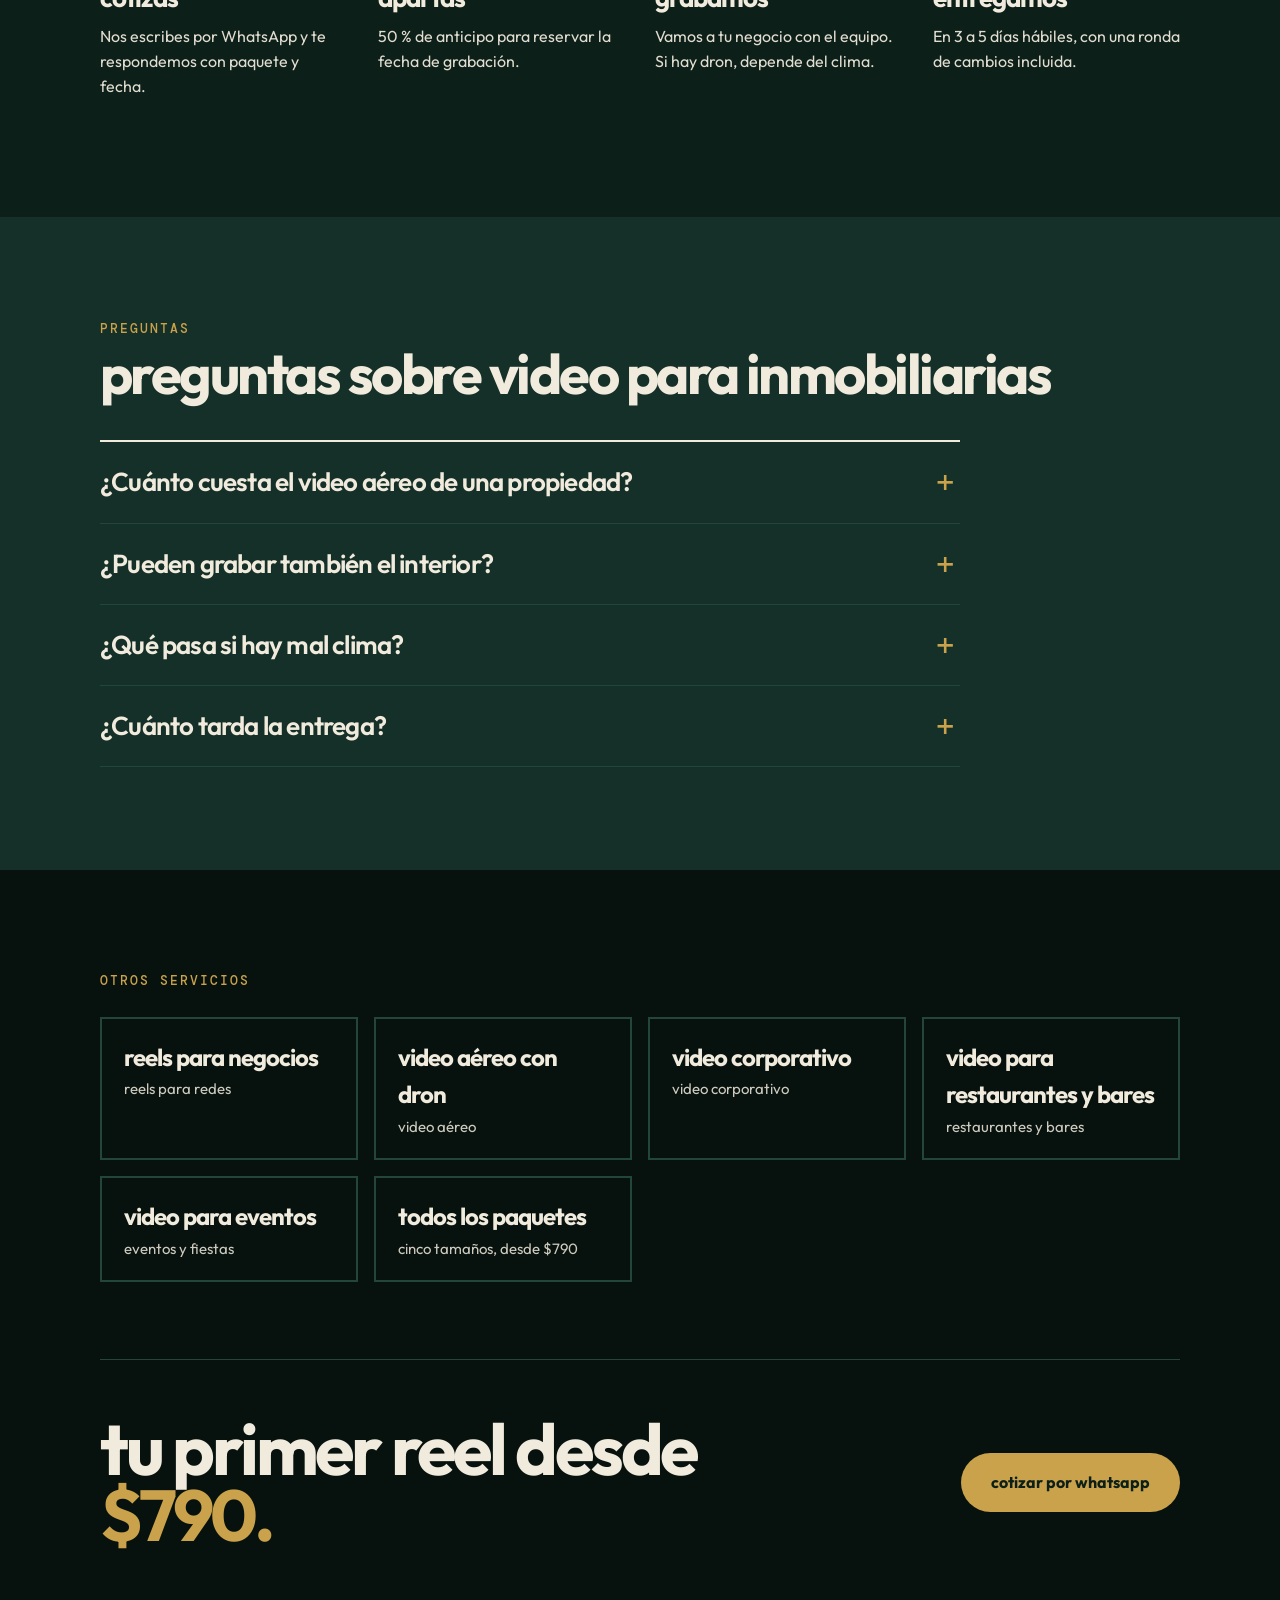
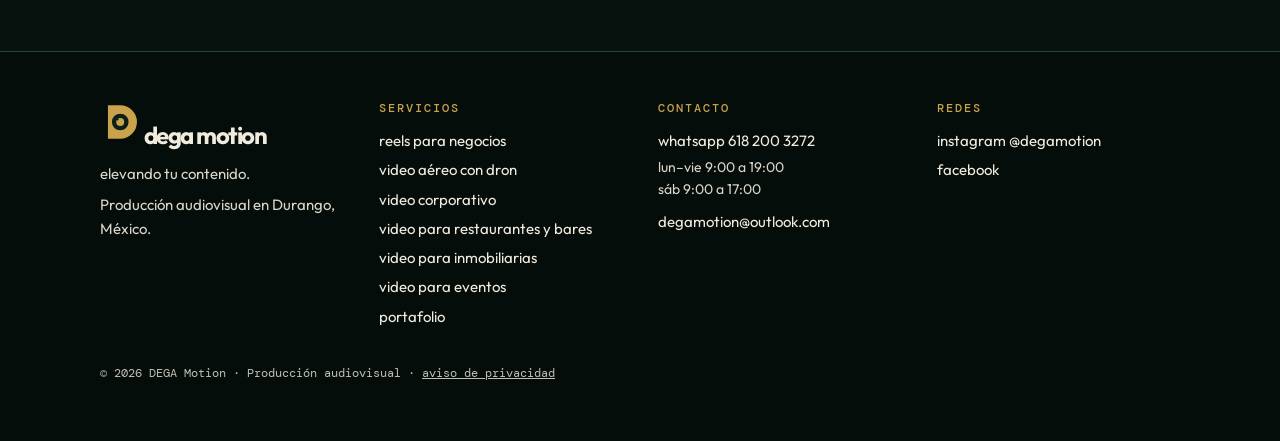
<file: video-para-inmobiliarias/index.html>
<!doctype html>
<html lang="es-MX">
<head>
<meta charset="utf-8">
<meta name="viewport" content="width=device-width, initial-scale=1">
<title>Video para inmobiliarias y terrenos en Durango | DEGA Motion</title>
<meta name="description" content="Video y fotografía aérea con dron para inmobiliarias, terrenos y desarrollos en Durango: muestra la propiedad y su entorno. Aéreo desde $1,290 MXN con IVA.">
<meta name="theme-color" content="#0C1F19">
<meta name="robots" content="index,follow,max-image-preview:large,max-snippet:-1,max-video-preview:-1">
<link rel="canonical" href="https://degamotion.com/video-para-inmobiliarias/">
<link rel="alternate" hreflang="es-MX" href="https://degamotion.com/video-para-inmobiliarias/">
<link rel="icon" href="/assets/favicon.svg" type="image/svg+xml">
<link rel="icon" href="/assets/favicon-32.png" sizes="32x32" type="image/png">
<link rel="apple-touch-icon" href="/assets/apple-touch-icon.png">
<link rel="manifest" href="/site.webmanifest">
<meta property="og:type" content="website">
<meta property="og:title" content="Video para inmobiliarias y terrenos en Durango | DEGA Motion">
<meta property="og:description" content="Video y fotografía aérea con dron para inmobiliarias, terrenos y desarrollos en Durango: muestra la propiedad y su entorno. Aéreo desde $1,290 MXN con IVA.">
<meta property="og:image" content="https://degamotion.com/assets/og-v4.png">
<meta property="og:image:width" content="1200">
<meta property="og:image:height" content="630">
<meta property="og:image:alt" content="DEGA Motion: elevando tu contenido. Reels, video aéreo y corporativo.">
<meta property="og:url" content="https://degamotion.com/video-para-inmobiliarias/">
<meta property="og:locale" content="es_MX">
<meta property="og:site_name" content="DEGA Motion">
<meta name="twitter:card" content="summary_large_image">
<meta name="twitter:title" content="Video para inmobiliarias y terrenos en Durango | DEGA Motion">
<meta name="twitter:description" content="Video y fotografía aérea con dron para inmobiliarias, terrenos y desarrollos en Durango: muestra la propiedad y su entorno. Aéreo desde $1,290 MXN con IVA.">
<meta name="twitter:image" content="https://degamotion.com/assets/og-v4.png">
<link rel="preconnect" href="https://fonts.googleapis.com">
<link rel="preconnect" href="https://fonts.gstatic.com" crossorigin>
<link rel="preload" as="style" href="https://fonts.googleapis.com/css2?family=Outfit:wght@400;500;600;700&family=DM+Mono:wght@400;500&display=swap" onload="this.onload=null;this.rel='stylesheet'">
<noscript><link rel="stylesheet" href="https://fonts.googleapis.com/css2?family=Outfit:wght@400;500;600;700&family=DM+Mono:wght@400;500&display=swap"></noscript>
<link rel="stylesheet" href="/assets/page.css">
<script type="application/ld+json">
{
 "@context": "https://schema.org",
 "@graph": [
  {
   "@type": "WebPage",
   "@id": "https://degamotion.com/video-para-inmobiliarias/#webpage",
   "url": "https://degamotion.com/video-para-inmobiliarias/",
   "name": "Video para inmobiliarias y terrenos en Durango | DEGA Motion",
   "description": "Video y fotografía aérea con dron para inmobiliarias, terrenos y desarrollos en Durango: muestra la propiedad y su entorno. Aéreo desde $1,290 MXN con IVA.",
   "inLanguage": "es-MX",
   "isPartOf": {
    "@id": "https://degamotion.com/#website"
   },
   "breadcrumb": {
    "@id": "https://degamotion.com/video-para-inmobiliarias/#breadcrumb"
   }
  },
  {
   "@type": "BreadcrumbList",
   "@id": "https://degamotion.com/video-para-inmobiliarias/#breadcrumb",
   "itemListElement": [
    {
     "@type": "ListItem",
     "position": 1,
     "name": "Inicio",
     "item": "https://degamotion.com/"
    },
    {
     "@type": "ListItem",
     "position": 2,
     "name": "video para inmobiliarias",
     "item": "https://degamotion.com/video-para-inmobiliarias/"
    }
   ]
  },
  {
   "@type": "Service",
   "@id": "https://degamotion.com/video-para-inmobiliarias/#service",
   "name": "Video y fotografía aérea para inmobiliarias",
   "serviceType": "Video aéreo para inmobiliarias",
   "description": "Video y fotografía aérea con dron para inmobiliarias, terrenos y desarrollos en Durango: muestra la propiedad y su entorno. Aéreo desde $1,290 MXN con IVA.",
   "url": "https://degamotion.com/video-para-inmobiliarias/",
   "provider": {
    "@type": "ProfessionalService",
    "@id": "https://degamotion.com/#org",
    "name": "DEGA Motion",
    "url": "https://degamotion.com/"
   },
   "areaServed": [
    {
     "@type": "City",
     "name": "Durango"
    }
   ],
   "offers": {
    "@type": "Offer",
    "name": "Paquete aéreo: 1 reel y 5 fotografías aéreas",
    "priceCurrency": "MXN",
    "url": "https://degamotion.com/video-para-inmobiliarias/",
    "availability": "https://schema.org/InStock",
    "price": "1290",
    "priceSpecification": {
     "@type": "UnitPriceSpecification",
     "price": "1290",
     "priceCurrency": "MXN",
     "valueAddedTaxIncluded": true
    }
   }
  },
  {
   "@type": "FAQPage",
   "@id": "https://degamotion.com/video-para-inmobiliarias/#faq",
   "inLanguage": "es-MX",
   "mainEntity": [
    {
     "@type": "Question",
     "name": "¿Cuánto cuesta el video aéreo de una propiedad?",
     "acceptedAnswer": {
      "@type": "Answer",
      "text": "El paquete aéreo cuesta $1,290 MXN e incluye 1 reel y 5 fotografías aéreas. Un video 16:9 con dron y tomas POV va desde $3,990 MXN. Los precios incluyen IVA."
     }
    },
    {
     "@type": "Question",
     "name": "¿Pueden grabar también el interior?",
     "acceptedAnswer": {
      "@type": "Answer",
      "text": "Sí, grabamos tomas del interior y se cotizan según la jornada."
     }
    },
    {
     "@type": "Question",
     "name": "¿Qué pasa si hay mal clima?",
     "acceptedAnswer": {
      "@type": "Answer",
      "text": "El vuelo necesita un día sin lluvia ni viento fuerte. Si no se puede volar, reagendamos sin costo."
     }
    },
    {
     "@type": "Question",
     "name": "¿Cuánto tarda la entrega?",
     "acceptedAnswer": {
      "@type": "Answer",
      "text": "De 3 a 5 días hábiles después de la grabación."
     }
    }
   ]
  }
 ]
}
</script>
</head>
<body>
<a class="skip" href="#contenido">Saltar al contenido</a>
<header><div class="nav">
  <a class="brand" href="/" aria-label="DEGA Motion, inicio"><svg viewBox="0 0 100 100" aria-hidden="true"><path d="M18 12 H46 A38 38 0 0 1 46 88 H18 Z" fill="#C9A24B"/><circle cx="46" cy="50" r="19" fill="#0C1F19"/><circle cx="46" cy="50" r="9" fill="#C9A24B"/><circle cx="40" cy="44" r="2.6" fill="#0C1F19"/></svg> dega motion</a>
  <nav class="links" aria-label="Principal"><a href="/">inicio</a><a href="/reels-para-negocios/">reels para negocios</a><a href="/video-aereo-con-dron/">video aéreo con dron</a><a href="/video-corporativo/">video corporativo</a><a href="/portafolio/">portafolio</a><a href="/#paquetes">paquetes</a></nav>
  <a class="btn btn-lat" style="padding:12px 24px;font-size:15px" href="https://wa.me/526182003272?text=Hola%20DEGA%20Motion%2C%20quiero%20cotizar%20video%20con%20dron%20para%20una%20propiedad." target="_blank" rel="noopener">cotizar por whatsapp</a>
</div></header>
<main id="contenido">
<section class="hero"><div class="wrap">
  <ol class="crumb" aria-label="Ruta"><li><a href="/">inicio</a></li><li><span>video para inmobiliarias</span></li></ol>
  <div class="tag" style="margin-top:36px">inmobiliarias y terrenos</div>
  <h1>video para inmobiliarias y terrenos en Durango</h1>
  <p class="lead">Una propiedad se vende mejor cuando se ve completa: el terreno, los accesos y lo que tiene alrededor. Grabamos con dron en 4K y lo combinamos con tomas del interior para que tu publicación destaque.</p>
  <div class="cta"><a class="btn btn-lat" href="https://wa.me/526182003272?text=Hola%20DEGA%20Motion%2C%20quiero%20cotizar%20video%20con%20dron%20para%20una%20propiedad." target="_blank" rel="noopener">cotizar por whatsapp</a><a class="btn btn-line" href="/#armar">arma tu paquete</a></div>
</div></section>

<section class="paper torn"><div class="sec"><div class="wrap">
  <div class="two" style="margin-top:0">
    <div><div class="tag">incluye</div><h2 style="margin-top:10px">qué incluye</h2><ul class="checks" style="margin-top:28px"><li>Vuelo de dron en 4K sobre la propiedad y su entorno</li><li>Fotografías aéreas en HDR</li><li>Reel vertical para redes con color y música</li><li>Video 16:9 para tu sitio o presentaciones, si lo necesitas</li><li>1 ronda de cambios de edición</li><li>Entrega en 3 a 5 días hábiles</li></ul></div>
    <div><div class="tag">usos</div><h2 style="margin-top:10px">para qué sirve</h2><div class="uses" style="margin-top:28px"><div><b>terrenos y lotes</b><span>Dimensión, accesos y entorno en una sola toma.</span></div><div><b>casas y departamentos</b><span>Fachada y colonia vistas desde arriba, más el interior.</span></div><div><b>desarrollos y fraccionamientos</b><span>El conjunto completo y su ubicación.</span></div><div><b>locales y bodegas</b><span>Instalaciones, estacionamiento y zona comercial.</span></div></div></div>
  </div>
</div></div></section>

<section class="sec"><div class="wrap"><div class="two" style="align-items:start;margin-top:0"><div><figure style="margin:0"><div class="vid"><video controls muted playsinline preload="none" poster="/assets/portafolio/dron-kiosko-y-catedral.jpg" aria-label="toma aérea con dron"><source src="/assets/portafolio/dron-kiosko-y-catedral.mp4" type="video/mp4"></video></div><figcaption class="cap">toma aérea con dron</figcaption></figure></div><div><div class="area"><h3>zona de servicio</h3><p>Grabamos en la ciudad de Durango. Si tu negocio está en otro municipio también vamos, cubriendo los viáticos de transporte correspondientes: escríbenos y lo cotizamos.</p></div></div></div></div></section>

<section class="paper torn"><div class="sec"><div class="wrap">
  <div class="tag">precios</div><h2 style="margin-top:10px">cuánto cuesta</h2>
  <div class="prices"><div class="pr"><b>aéreo</b><div class="n">$1,290</div><p>1 reel y 5 fotografías aéreas con dron.</p></div><div class="pr"><b>corporativo</b><div class="n">desde $3,990</div><p>Vuelo de dron, tomas POV y 1 video 16:9 con color. Hasta $5,500 según la jornada.</p></div><div class="pr"><b>a la medida</b><div class="n">cotización</div><p>Recorridos o proyectos fuera de catálogo: cuéntanos qué necesitas.</p></div></div>
  <p class="note">El vuelo depende del clima: sin lluvia ni viento fuerte. Pago: 50 % de anticipo y 50 % contra la entrega. Todos los precios están en pesos mexicanos e incluyen IVA.</p>
</div></div></section>

<section class="sec"><div class="wrap">
  <div class="tag">proceso</div><h2 style="margin-top:10px">así trabajamos</h2>
  <ol class="steps">
    <li><h3>cotizas</h3><p>Nos escribes por WhatsApp y te respondemos con paquete y fecha.</p></li>
    <li><h3>apartas</h3><p>50 % de anticipo para reservar la fecha de grabación.</p></li>
    <li><h3>grabamos</h3><p>Vamos a tu negocio con el equipo. Si hay dron, depende del clima.</p></li>
    <li><h3>entregamos</h3><p>En 3 a 5 días hábiles, con una ronda de cambios incluida.</p></li>
  </ol>
</div></section>

<section class="sec mus"><div class="wrap">
  <div class="tag">preguntas</div><h2 style="margin-top:10px">preguntas sobre video para inmobiliarias</h2>
  <div class="faq"><details><summary>¿Cuánto cuesta el video aéreo de una propiedad?</summary><p>El paquete aéreo cuesta $1,290 MXN e incluye 1 reel y 5 fotografías aéreas. Un video 16:9 con dron y tomas POV va desde $3,990 MXN. Los precios incluyen IVA.</p></details><details><summary>¿Pueden grabar también el interior?</summary><p>Sí, grabamos tomas del interior y se cotizan según la jornada.</p></details><details><summary>¿Qué pasa si hay mal clima?</summary><p>El vuelo necesita un día sin lluvia ni viento fuerte. Si no se puede volar, reagendamos sin costo.</p></details><details><summary>¿Cuánto tarda la entrega?</summary><p>De 3 a 5 días hábiles después de la grabación.</p></details></div>
</div></section>

<section class="sec deep"><div class="wrap">
  <div class="tag">otros servicios</div>
  <div class="others"><a href="/reels-para-negocios/"><b>reels para negocios</b><span>reels para redes</span></a><a href="/video-aereo-con-dron/"><b>video aéreo con dron</b><span>video aéreo</span></a><a href="/video-corporativo/"><b>video corporativo</b><span>video corporativo</span></a><a href="/video-para-restaurantes/"><b>video para restaurantes y bares</b><span>restaurantes y bares</span></a><a href="/video-para-eventos/"><b>video para eventos</b><span>eventos y fiestas</span></a><a href="/#paquetes"><b>todos los paquetes</b><span>cinco tamaños, desde $790</span></a></div>
  <div class="fin"><h2>tu primer reel desde <em>$790.</em></h2><a class="btn btn-lat" href="https://wa.me/526182003272?text=Hola%20DEGA%20Motion%2C%20quiero%20cotizar%20video%20con%20dron%20para%20una%20propiedad." target="_blank" rel="noopener">cotizar por whatsapp</a></div>
</div></section>
</main>
<footer><div class="wrap">
  <div class="fgrid">
    <div><a class="brand" href="/" style="font-size:24px;padding:0" aria-label="DEGA Motion, inicio"><svg viewBox="0 0 100 100" aria-hidden="true"><path d="M18 12 H46 A38 38 0 0 1 46 88 H18 Z" fill="#C9A24B"/><circle cx="46" cy="50" r="19" fill="#0C1F19"/><circle cx="46" cy="50" r="9" fill="#C9A24B"/><circle cx="40" cy="44" r="2.6" fill="#0C1F19"/></svg> dega motion</a><p>elevando tu contenido.</p><p>Producción audiovisual en Durango, México.</p></div>
    <div><div class="fh">servicios</div><a href="/reels-para-negocios/">reels para negocios</a><a href="/video-aereo-con-dron/">video aéreo con dron</a><a href="/video-corporativo/">video corporativo</a><a href="/video-para-restaurantes/">video para restaurantes y bares</a><a href="/video-para-inmobiliarias/">video para inmobiliarias</a><a href="/video-para-eventos/">video para eventos</a><a href="/portafolio/">portafolio</a></div>
    <div><div class="fh">contacto</div><a href="https://wa.me/526182003272?text=Hola%20DEGA%20Motion%2C%20quiero%20cotizar%20video%20con%20dron%20para%20una%20propiedad." target="_blank" rel="noopener">whatsapp 618 200 3272</a><p style="margin:2px 0 6px;font-size:14px">lun–vie 9:00 a 19:00<br>sáb 9:00 a 17:00</p><a href="mailto:degamotion@outlook.com">degamotion@outlook.com</a></div>
    <div><div class="fh">redes</div><a href="https://www.instagram.com/degamotion/" target="_blank" rel="noopener">instagram @degamotion</a><a href="https://www.facebook.com/profile.php?id=61576792566848" target="_blank" rel="noopener">facebook</a></div>
  </div>
  <div class="copy">© 2026 DEGA Motion · Producción audiovisual · <a href="/aviso-de-privacidad/">aviso de privacidad</a></div>
</div></footer>
</body>
</html>
</file>
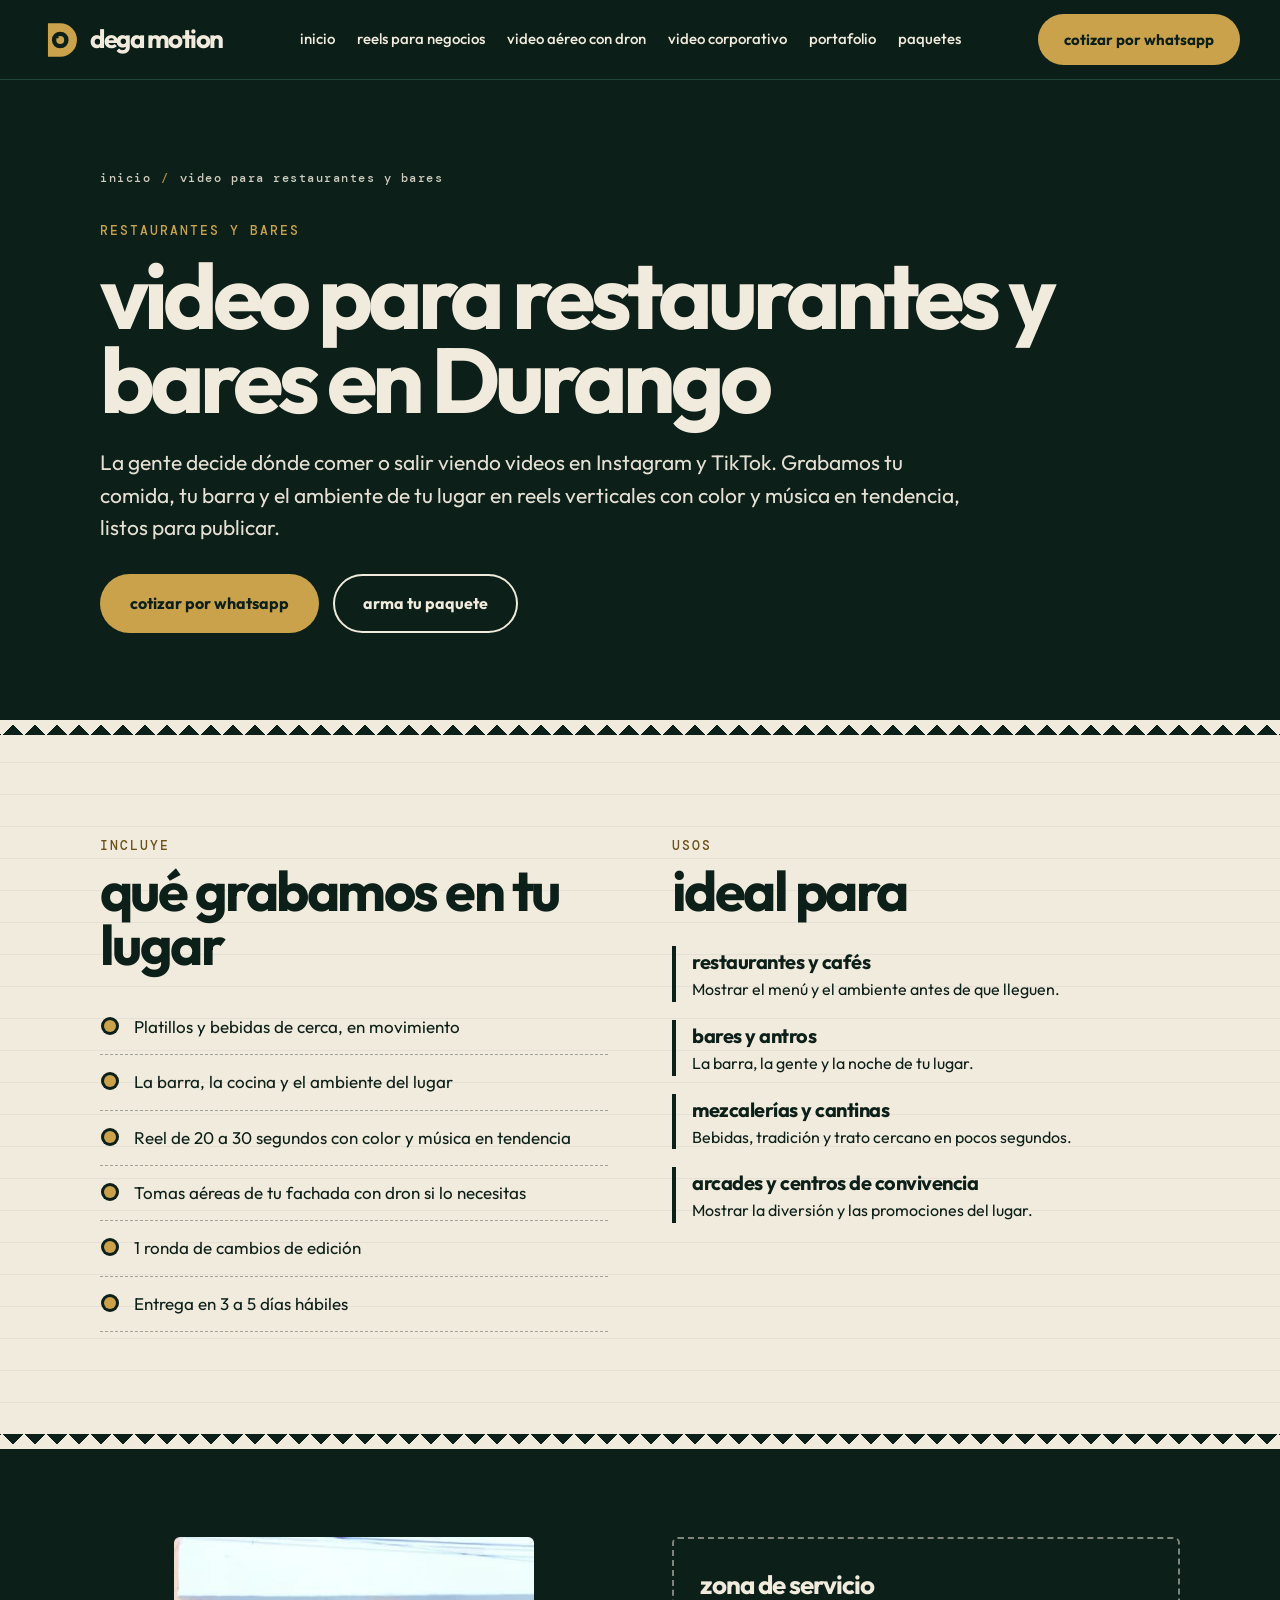
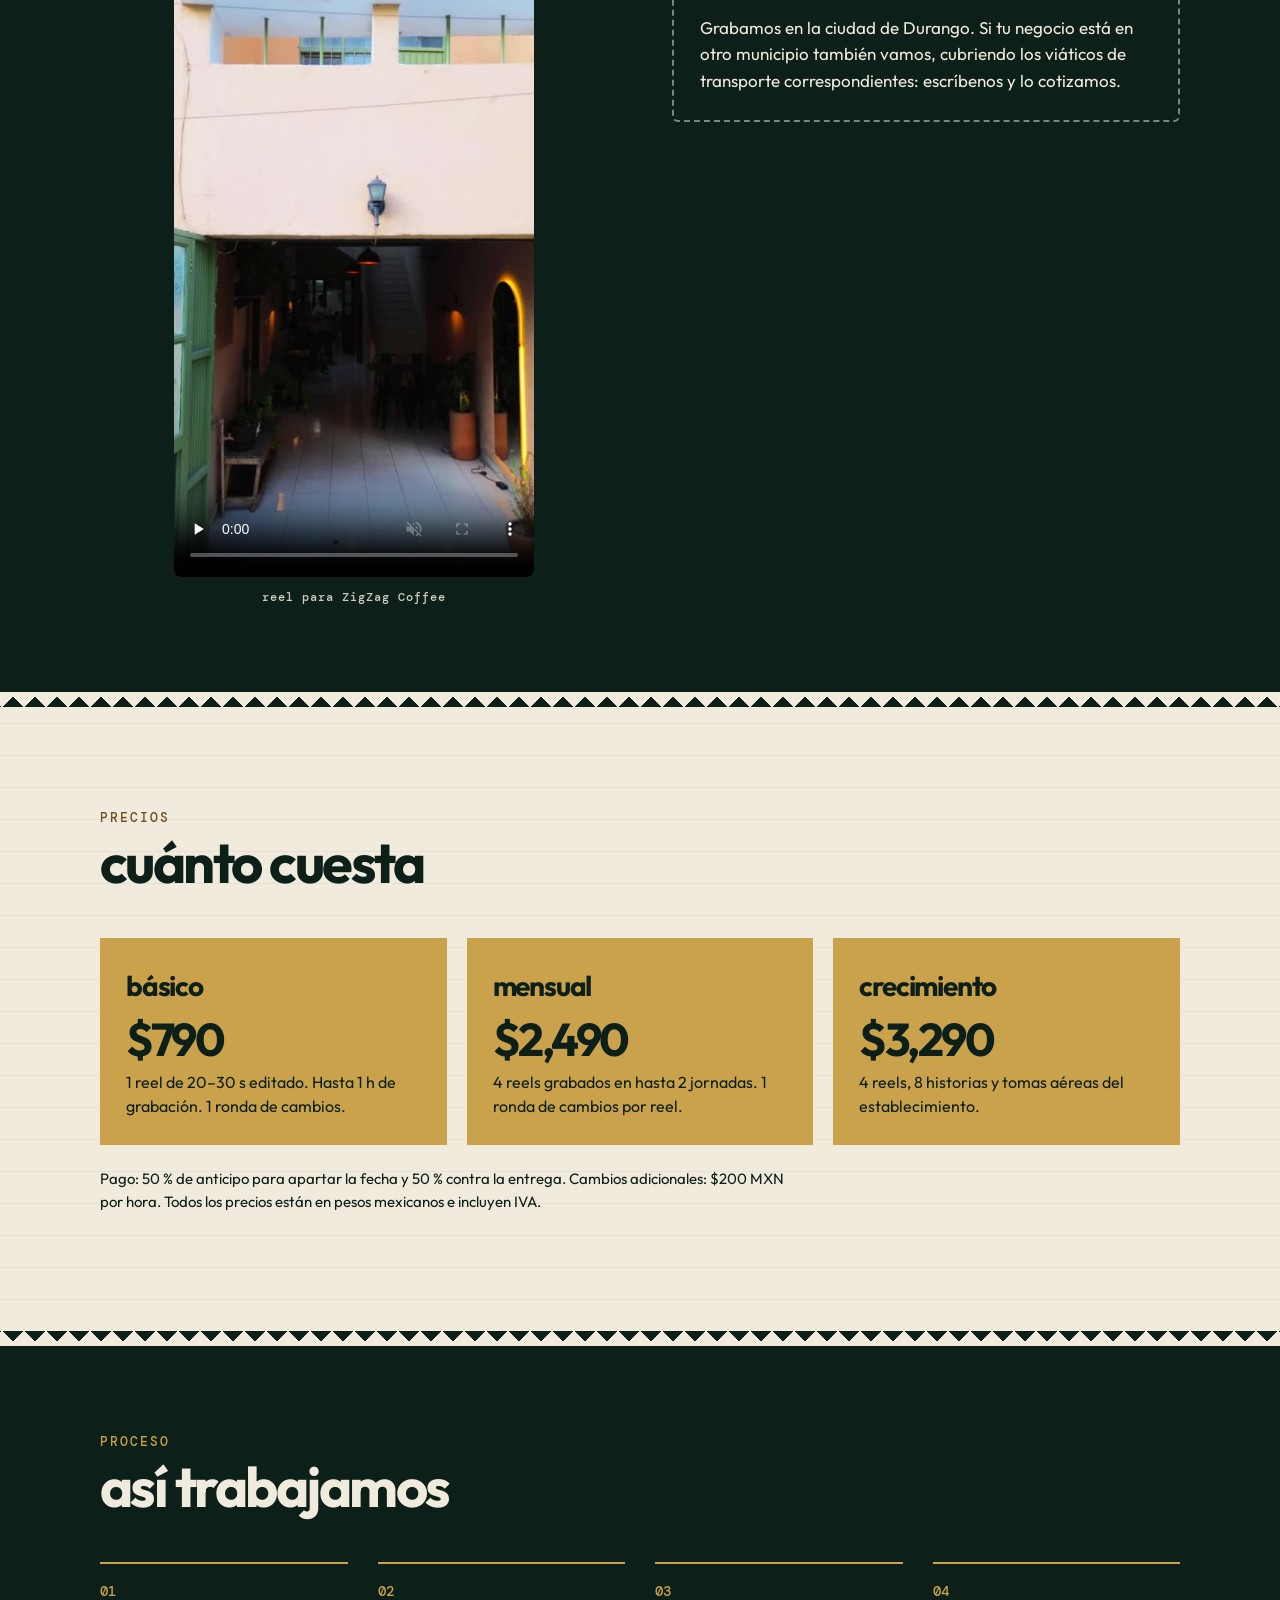
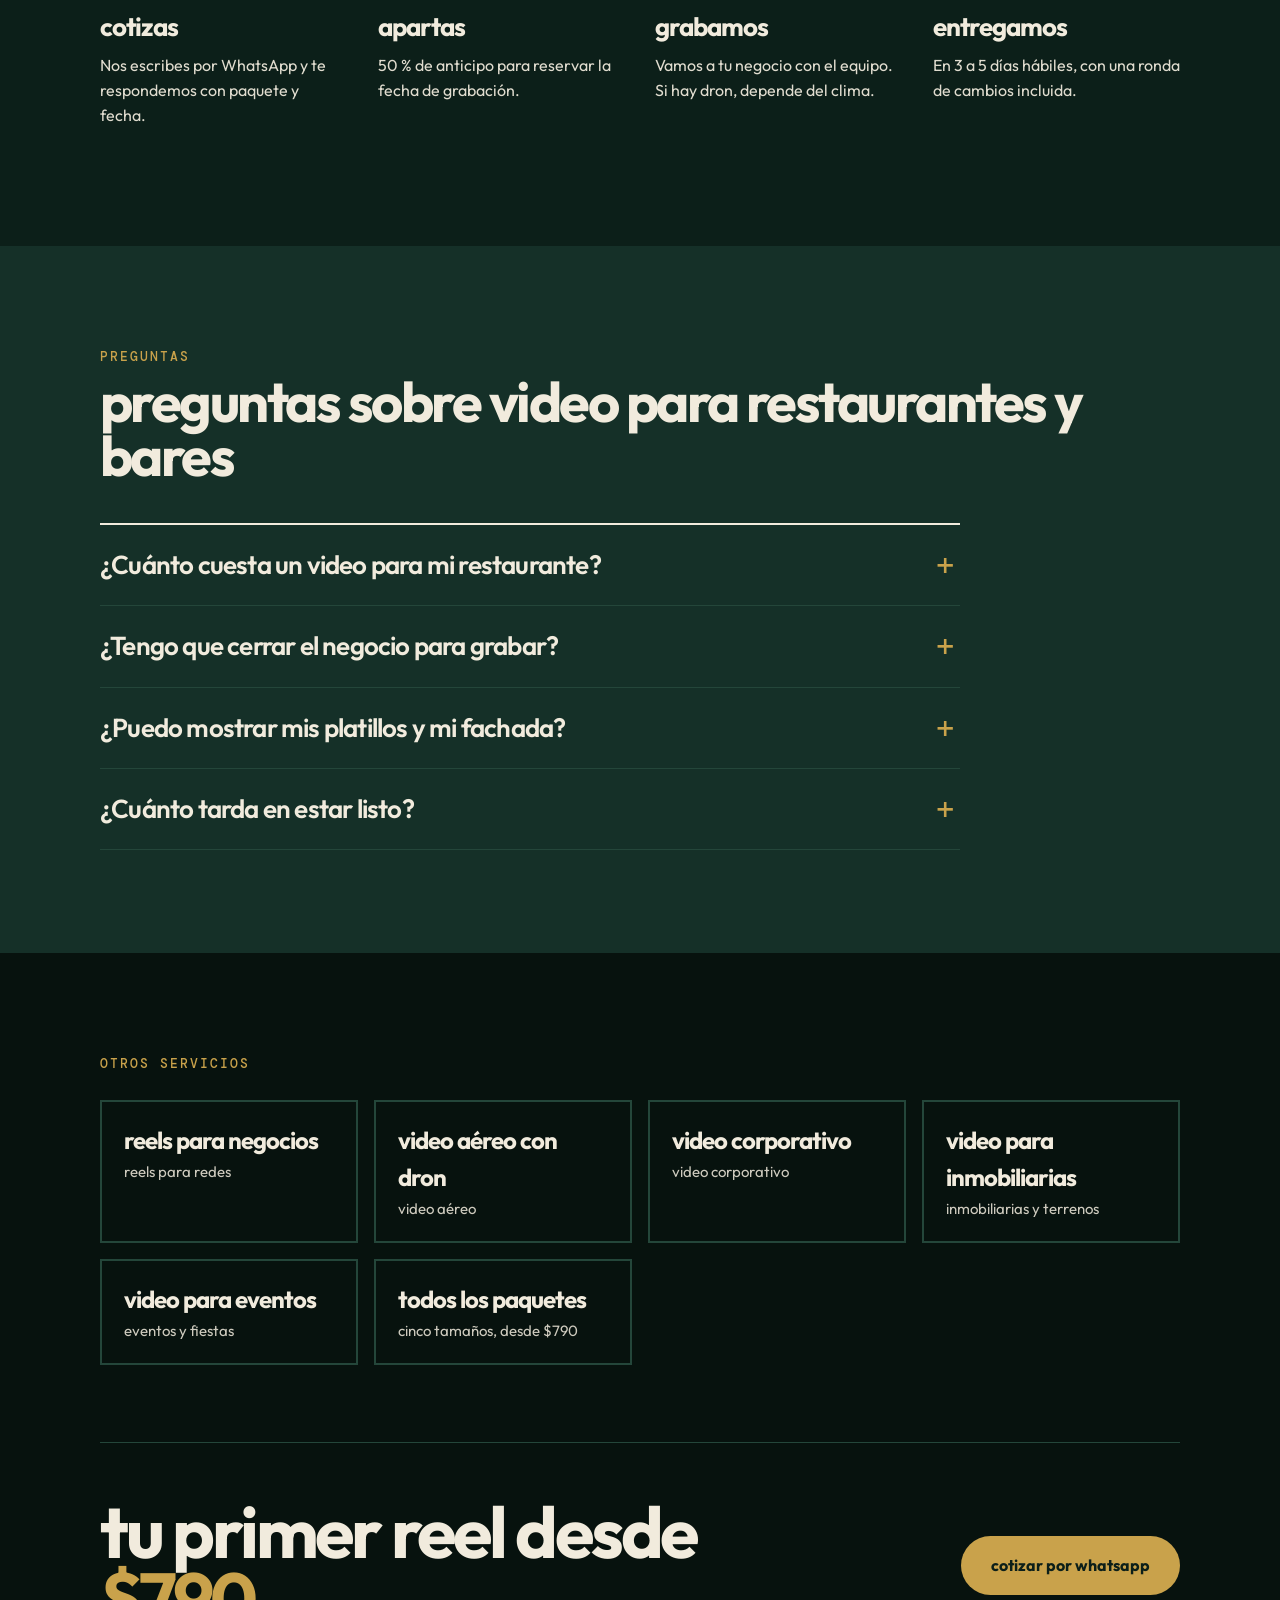
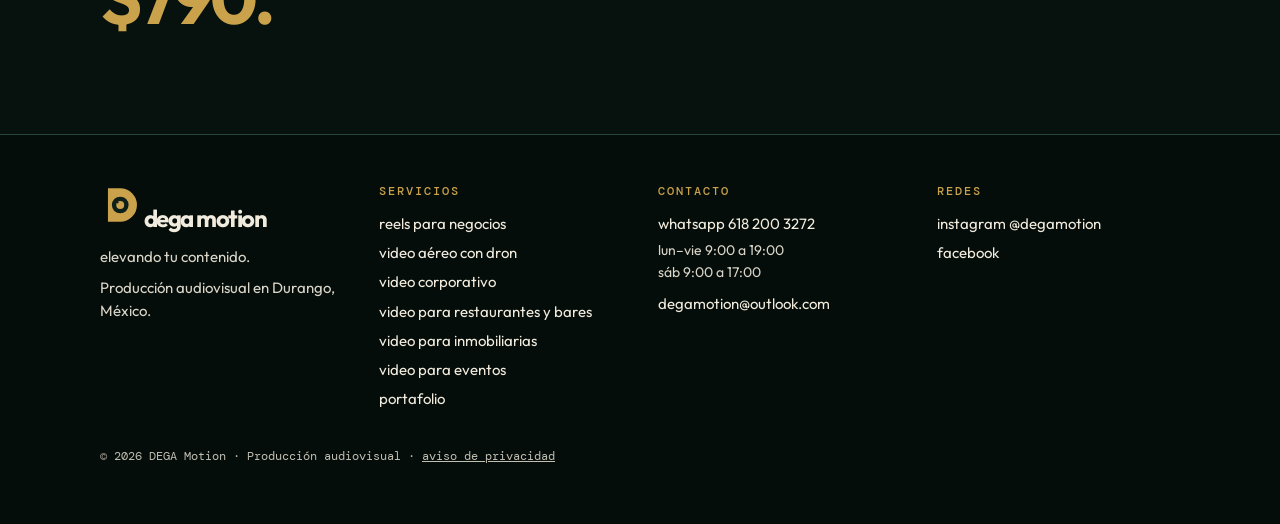
<file: video-para-restaurantes/index.html>
<!doctype html>
<html lang="es-MX">
<head>
<meta charset="utf-8">
<meta name="viewport" content="width=device-width, initial-scale=1">
<title>Video para restaurantes y bares en Durango | DEGA Motion</title>
<meta name="description" content="Reels para restaurantes, cafés y bares en Durango: tu comida, tu barra y tu ambiente en video vertical. Desde $790 MXN con IVA, entrega en 3 a 5 días hábiles.">
<meta name="theme-color" content="#0C1F19">
<meta name="robots" content="index,follow,max-image-preview:large,max-snippet:-1,max-video-preview:-1">
<link rel="canonical" href="https://degamotion.com/video-para-restaurantes/">
<link rel="alternate" hreflang="es-MX" href="https://degamotion.com/video-para-restaurantes/">
<link rel="icon" href="/assets/favicon.svg" type="image/svg+xml">
<link rel="icon" href="/assets/favicon-32.png" sizes="32x32" type="image/png">
<link rel="apple-touch-icon" href="/assets/apple-touch-icon.png">
<link rel="manifest" href="/site.webmanifest">
<meta property="og:type" content="website">
<meta property="og:title" content="Video para restaurantes y bares en Durango | DEGA Motion">
<meta property="og:description" content="Reels para restaurantes, cafés y bares en Durango: tu comida, tu barra y tu ambiente en video vertical. Desde $790 MXN con IVA, entrega en 3 a 5 días hábiles.">
<meta property="og:image" content="https://degamotion.com/assets/og-v4.png">
<meta property="og:image:width" content="1200">
<meta property="og:image:height" content="630">
<meta property="og:image:alt" content="DEGA Motion: elevando tu contenido. Reels, video aéreo y corporativo.">
<meta property="og:url" content="https://degamotion.com/video-para-restaurantes/">
<meta property="og:locale" content="es_MX">
<meta property="og:site_name" content="DEGA Motion">
<meta name="twitter:card" content="summary_large_image">
<meta name="twitter:title" content="Video para restaurantes y bares en Durango | DEGA Motion">
<meta name="twitter:description" content="Reels para restaurantes, cafés y bares en Durango: tu comida, tu barra y tu ambiente en video vertical. Desde $790 MXN con IVA, entrega en 3 a 5 días hábiles.">
<meta name="twitter:image" content="https://degamotion.com/assets/og-v4.png">
<link rel="preconnect" href="https://fonts.googleapis.com">
<link rel="preconnect" href="https://fonts.gstatic.com" crossorigin>
<link rel="preload" as="style" href="https://fonts.googleapis.com/css2?family=Outfit:wght@400;500;600;700&family=DM+Mono:wght@400;500&display=swap" onload="this.onload=null;this.rel='stylesheet'">
<noscript><link rel="stylesheet" href="https://fonts.googleapis.com/css2?family=Outfit:wght@400;500;600;700&family=DM+Mono:wght@400;500&display=swap"></noscript>
<link rel="stylesheet" href="/assets/page.css">
<script type="application/ld+json">
{
 "@context": "https://schema.org",
 "@graph": [
  {
   "@type": "WebPage",
   "@id": "https://degamotion.com/video-para-restaurantes/#webpage",
   "url": "https://degamotion.com/video-para-restaurantes/",
   "name": "Video para restaurantes y bares en Durango | DEGA Motion",
   "description": "Reels para restaurantes, cafés y bares en Durango: tu comida, tu barra y tu ambiente en video vertical. Desde $790 MXN con IVA, entrega en 3 a 5 días hábiles.",
   "inLanguage": "es-MX",
   "isPartOf": {
    "@id": "https://degamotion.com/#website"
   },
   "breadcrumb": {
    "@id": "https://degamotion.com/video-para-restaurantes/#breadcrumb"
   }
  },
  {
   "@type": "BreadcrumbList",
   "@id": "https://degamotion.com/video-para-restaurantes/#breadcrumb",
   "itemListElement": [
    {
     "@type": "ListItem",
     "position": 1,
     "name": "Inicio",
     "item": "https://degamotion.com/"
    },
    {
     "@type": "ListItem",
     "position": 2,
     "name": "video para restaurantes y bares",
     "item": "https://degamotion.com/video-para-restaurantes/"
    }
   ]
  },
  {
   "@type": "Service",
   "@id": "https://degamotion.com/video-para-restaurantes/#service",
   "name": "Videos para restaurantes y bares",
   "serviceType": "Producción de video para restaurantes",
   "description": "Reels para restaurantes, cafés y bares en Durango: tu comida, tu barra y tu ambiente en video vertical. Desde $790 MXN con IVA, entrega en 3 a 5 días hábiles.",
   "url": "https://degamotion.com/video-para-restaurantes/",
   "provider": {
    "@type": "ProfessionalService",
    "@id": "https://degamotion.com/#org",
    "name": "DEGA Motion",
    "url": "https://degamotion.com/"
   },
   "areaServed": [
    {
     "@type": "City",
     "name": "Durango"
    }
   ],
   "offers": {
    "@type": "Offer",
    "name": "Paquete básico: 1 reel",
    "priceCurrency": "MXN",
    "url": "https://degamotion.com/video-para-restaurantes/",
    "availability": "https://schema.org/InStock",
    "price": "790",
    "priceSpecification": {
     "@type": "UnitPriceSpecification",
     "price": "790",
     "priceCurrency": "MXN",
     "valueAddedTaxIncluded": true
    }
   }
  },
  {
   "@type": "FAQPage",
   "@id": "https://degamotion.com/video-para-restaurantes/#faq",
   "inLanguage": "es-MX",
   "mainEntity": [
    {
     "@type": "Question",
     "name": "¿Cuánto cuesta un video para mi restaurante?",
     "acceptedAnswer": {
      "@type": "Answer",
      "text": "Un reel de 20 a 30 segundos cuesta $790 MXN en el paquete básico. Si publicas seguido, el paquete mensual incluye 4 reels por $2,490 MXN. Los precios incluyen IVA."
     }
    },
    {
     "@type": "Question",
     "name": "¿Tengo que cerrar el negocio para grabar?",
     "acceptedAnswer": {
      "@type": "Answer",
      "text": "No. Acordamos un horario en el que tu lugar se vea bien y grabamos sin detener tu operación."
     }
    },
    {
     "@type": "Question",
     "name": "¿Puedo mostrar mis platillos y mi fachada?",
     "acceptedAnswer": {
      "@type": "Answer",
      "text": "Sí. El paquete crecimiento incluye tomas aéreas del establecimiento, y el vuelo de dron se puede sumar a otro paquete por $590 MXN."
     }
    },
    {
     "@type": "Question",
     "name": "¿Cuánto tarda en estar listo?",
     "acceptedAnswer": {
      "@type": "Answer",
      "text": "La entrega es de 3 a 5 días hábiles después de la grabación."
     }
    }
   ]
  }
 ]
}
</script>
</head>
<body>
<a class="skip" href="#contenido">Saltar al contenido</a>
<header><div class="nav">
  <a class="brand" href="/" aria-label="DEGA Motion, inicio"><svg viewBox="0 0 100 100" aria-hidden="true"><path d="M18 12 H46 A38 38 0 0 1 46 88 H18 Z" fill="#C9A24B"/><circle cx="46" cy="50" r="19" fill="#0C1F19"/><circle cx="46" cy="50" r="9" fill="#C9A24B"/><circle cx="40" cy="44" r="2.6" fill="#0C1F19"/></svg> dega motion</a>
  <nav class="links" aria-label="Principal"><a href="/">inicio</a><a href="/reels-para-negocios/">reels para negocios</a><a href="/video-aereo-con-dron/">video aéreo con dron</a><a href="/video-corporativo/">video corporativo</a><a href="/portafolio/">portafolio</a><a href="/#paquetes">paquetes</a></nav>
  <a class="btn btn-lat" style="padding:12px 24px;font-size:15px" href="https://wa.me/526182003272?text=Hola%20DEGA%20Motion%2C%20quiero%20cotizar%20videos%20para%20mi%20restaurante%20o%20bar." target="_blank" rel="noopener">cotizar por whatsapp</a>
</div></header>
<main id="contenido">
<section class="hero"><div class="wrap">
  <ol class="crumb" aria-label="Ruta"><li><a href="/">inicio</a></li><li><span>video para restaurantes y bares</span></li></ol>
  <div class="tag" style="margin-top:36px">restaurantes y bares</div>
  <h1>video para restaurantes y bares en Durango</h1>
  <p class="lead">La gente decide dónde comer o salir viendo videos en Instagram y TikTok. Grabamos tu comida, tu barra y el ambiente de tu lugar en reels verticales con color y música en tendencia, listos para publicar.</p>
  <div class="cta"><a class="btn btn-lat" href="https://wa.me/526182003272?text=Hola%20DEGA%20Motion%2C%20quiero%20cotizar%20videos%20para%20mi%20restaurante%20o%20bar." target="_blank" rel="noopener">cotizar por whatsapp</a><a class="btn btn-line" href="/#armar">arma tu paquete</a></div>
</div></section>

<section class="paper torn"><div class="sec"><div class="wrap">
  <div class="two" style="margin-top:0">
    <div><div class="tag">incluye</div><h2 style="margin-top:10px">qué grabamos en tu lugar</h2><ul class="checks" style="margin-top:28px"><li>Platillos y bebidas de cerca, en movimiento</li><li>La barra, la cocina y el ambiente del lugar</li><li>Reel de 20 a 30 segundos con color y música en tendencia</li><li>Tomas aéreas de tu fachada con dron si lo necesitas</li><li>1 ronda de cambios de edición</li><li>Entrega en 3 a 5 días hábiles</li></ul></div>
    <div><div class="tag">usos</div><h2 style="margin-top:10px">ideal para</h2><div class="uses" style="margin-top:28px"><div><b>restaurantes y cafés</b><span>Mostrar el menú y el ambiente antes de que lleguen.</span></div><div><b>bares y antros</b><span>La barra, la gente y la noche de tu lugar.</span></div><div><b>mezcalerías y cantinas</b><span>Bebidas, tradición y trato cercano en pocos segundos.</span></div><div><b>arcades y centros de convivencia</b><span>Mostrar la diversión y las promociones del lugar.</span></div></div></div>
  </div>
</div></div></section>

<section class="sec"><div class="wrap"><div class="two" style="align-items:start;margin-top:0"><div><figure style="margin:0"><div class="vid"><video controls muted playsinline preload="none" poster="/assets/home/zigzag-coffee.jpg" aria-label="reel para ZigZag Coffee"><source src="/assets/home/zigzag-coffee.mp4" type="video/mp4"></video></div><figcaption class="cap">reel para ZigZag Coffee</figcaption></figure></div><div><div class="area"><h3>zona de servicio</h3><p>Grabamos en la ciudad de Durango. Si tu negocio está en otro municipio también vamos, cubriendo los viáticos de transporte correspondientes: escríbenos y lo cotizamos.</p></div></div></div></div></section>

<section class="paper torn"><div class="sec"><div class="wrap">
  <div class="tag">precios</div><h2 style="margin-top:10px">cuánto cuesta</h2>
  <div class="prices"><div class="pr"><b>básico</b><div class="n">$790</div><p>1 reel de 20–30 s editado. Hasta 1 h de grabación. 1 ronda de cambios.</p></div><div class="pr"><b>mensual</b><div class="n">$2,490</div><p>4 reels grabados en hasta 2 jornadas. 1 ronda de cambios por reel.</p></div><div class="pr"><b>crecimiento</b><div class="n">$3,290</div><p>4 reels, 8 historias y tomas aéreas del establecimiento.</p></div></div>
  <p class="note">Pago: 50 % de anticipo para apartar la fecha y 50 % contra la entrega. Cambios adicionales: $200 MXN por hora. Todos los precios están en pesos mexicanos e incluyen IVA.</p>
</div></div></section>

<section class="sec"><div class="wrap">
  <div class="tag">proceso</div><h2 style="margin-top:10px">así trabajamos</h2>
  <ol class="steps">
    <li><h3>cotizas</h3><p>Nos escribes por WhatsApp y te respondemos con paquete y fecha.</p></li>
    <li><h3>apartas</h3><p>50 % de anticipo para reservar la fecha de grabación.</p></li>
    <li><h3>grabamos</h3><p>Vamos a tu negocio con el equipo. Si hay dron, depende del clima.</p></li>
    <li><h3>entregamos</h3><p>En 3 a 5 días hábiles, con una ronda de cambios incluida.</p></li>
  </ol>
</div></section>

<section class="sec mus"><div class="wrap">
  <div class="tag">preguntas</div><h2 style="margin-top:10px">preguntas sobre video para restaurantes y bares</h2>
  <div class="faq"><details><summary>¿Cuánto cuesta un video para mi restaurante?</summary><p>Un reel de 20 a 30 segundos cuesta $790 MXN en el paquete básico. Si publicas seguido, el paquete mensual incluye 4 reels por $2,490 MXN. Los precios incluyen IVA.</p></details><details><summary>¿Tengo que cerrar el negocio para grabar?</summary><p>No. Acordamos un horario en el que tu lugar se vea bien y grabamos sin detener tu operación.</p></details><details><summary>¿Puedo mostrar mis platillos y mi fachada?</summary><p>Sí. El paquete crecimiento incluye tomas aéreas del establecimiento, y el vuelo de dron se puede sumar a otro paquete por $590 MXN.</p></details><details><summary>¿Cuánto tarda en estar listo?</summary><p>La entrega es de 3 a 5 días hábiles después de la grabación.</p></details></div>
</div></section>

<section class="sec deep"><div class="wrap">
  <div class="tag">otros servicios</div>
  <div class="others"><a href="/reels-para-negocios/"><b>reels para negocios</b><span>reels para redes</span></a><a href="/video-aereo-con-dron/"><b>video aéreo con dron</b><span>video aéreo</span></a><a href="/video-corporativo/"><b>video corporativo</b><span>video corporativo</span></a><a href="/video-para-inmobiliarias/"><b>video para inmobiliarias</b><span>inmobiliarias y terrenos</span></a><a href="/video-para-eventos/"><b>video para eventos</b><span>eventos y fiestas</span></a><a href="/#paquetes"><b>todos los paquetes</b><span>cinco tamaños, desde $790</span></a></div>
  <div class="fin"><h2>tu primer reel desde <em>$790.</em></h2><a class="btn btn-lat" href="https://wa.me/526182003272?text=Hola%20DEGA%20Motion%2C%20quiero%20cotizar%20videos%20para%20mi%20restaurante%20o%20bar." target="_blank" rel="noopener">cotizar por whatsapp</a></div>
</div></section>
</main>
<footer><div class="wrap">
  <div class="fgrid">
    <div><a class="brand" href="/" style="font-size:24px;padding:0" aria-label="DEGA Motion, inicio"><svg viewBox="0 0 100 100" aria-hidden="true"><path d="M18 12 H46 A38 38 0 0 1 46 88 H18 Z" fill="#C9A24B"/><circle cx="46" cy="50" r="19" fill="#0C1F19"/><circle cx="46" cy="50" r="9" fill="#C9A24B"/><circle cx="40" cy="44" r="2.6" fill="#0C1F19"/></svg> dega motion</a><p>elevando tu contenido.</p><p>Producción audiovisual en Durango, México.</p></div>
    <div><div class="fh">servicios</div><a href="/reels-para-negocios/">reels para negocios</a><a href="/video-aereo-con-dron/">video aéreo con dron</a><a href="/video-corporativo/">video corporativo</a><a href="/video-para-restaurantes/">video para restaurantes y bares</a><a href="/video-para-inmobiliarias/">video para inmobiliarias</a><a href="/video-para-eventos/">video para eventos</a><a href="/portafolio/">portafolio</a></div>
    <div><div class="fh">contacto</div><a href="https://wa.me/526182003272?text=Hola%20DEGA%20Motion%2C%20quiero%20cotizar%20videos%20para%20mi%20restaurante%20o%20bar." target="_blank" rel="noopener">whatsapp 618 200 3272</a><p style="margin:2px 0 6px;font-size:14px">lun–vie 9:00 a 19:00<br>sáb 9:00 a 17:00</p><a href="mailto:degamotion@outlook.com">degamotion@outlook.com</a></div>
    <div><div class="fh">redes</div><a href="https://www.instagram.com/degamotion/" target="_blank" rel="noopener">instagram @degamotion</a><a href="https://www.facebook.com/profile.php?id=61576792566848" target="_blank" rel="noopener">facebook</a></div>
  </div>
  <div class="copy">© 2026 DEGA Motion · Producción audiovisual · <a href="/aviso-de-privacidad/">aviso de privacidad</a></div>
</div></footer>
</body>
</html>
</file>
<file: assets/page.css>
:root{--bos:#0C1F19;--mus:#153028;--hue:#F1EBDD;--lat:#C9A24B;--lin:#24463A;--tinta:#6B5018}
*{box-sizing:border-box}
html{scroll-behavior:smooth;overflow-x:clip;scroll-padding-top:84px}
body{margin:0;background:var(--bos);color:var(--hue);font-family:'Outfit',system-ui,sans-serif;line-height:1.55;-webkit-font-smoothing:antialiased}
a{color:inherit}
a:focus-visible,button:focus-visible,summary:focus-visible{outline:3px solid var(--lat);outline-offset:3px;border-radius:6px}
.skip{position:absolute;left:-999px;top:8px;background:var(--lat);color:var(--bos);padding:10px 16px;border-radius:99px;font-weight:700;z-index:300}
.skip:focus{left:12px}
.wrap{max-width:1160px;margin:0 auto;padding:0 clamp(20px,4vw,40px)}
.tag{font:500 13px 'DM Mono',monospace;letter-spacing:2px;color:var(--lat);text-transform:uppercase}
h1,h2,h3{margin:0;font-weight:700}
h1{font-size:clamp(44px,7.4vw,92px);line-height:.92;letter-spacing:-.055em;margin-top:14px}
h2{font-size:clamp(34px,4.6vw,56px);line-height:.96;letter-spacing:-.045em}
.btn{display:inline-block;padding:15px 28px;border-radius:99px;font-weight:700;font-size:16px;border:2px solid transparent;text-decoration:none;font-family:inherit}
.btn-lat{background:var(--lat);color:var(--bos)}
.btn-lat:hover{background:#d8b45c}
.btn-line{border-color:var(--hue);color:var(--hue)}
.btn-line:hover{background:var(--hue);color:var(--bos)}
header{position:sticky;top:0;z-index:100;background:rgba(12,31,25,.94);backdrop-filter:blur(8px);border-bottom:1px solid var(--lin)}
.nav{display:flex;flex-wrap:nowrap;gap:10px 20px;align-items:center;justify-content:space-between;max-width:1320px;margin:0 auto;padding:14px clamp(20px,4vw,40px)}
.brand{display:flex;align-items:center;gap:10px;font-size:26px;font-weight:700;letter-spacing:-1.5px;text-decoration:none}
.brand svg{width:44px;height:44px;margin-right:-4px}
.links{display:flex;flex-wrap:nowrap;gap:4px 18px;font-weight:500;font-size:15px;white-space:nowrap}.nav .btn{white-space:nowrap}
.links a{padding:8px 2px;text-decoration:none;border-bottom:2px solid transparent}
.links a:hover,.links a[aria-current]{border-bottom-color:var(--lat)}
.crumb{font:500 12px 'DM Mono',monospace;letter-spacing:1.5px;opacity:.85;margin:0;padding:0;list-style:none;display:flex;gap:10px;flex-wrap:wrap}
.crumb li+li::before{content:"/";margin-right:10px;color:var(--lat)}
.crumb a{text-decoration:none}.crumb a:hover{text-decoration:underline}
.hero{padding:clamp(48px,7vw,96px) 0 clamp(60px,8vw,110px)}
.hero p.lead{font-size:clamp(18px,2vw,21px);max-width:62ch;margin:24px 0 0;opacity:.95}
.cta{display:flex;flex-wrap:wrap;gap:14px;margin-top:30px}
.sec{padding:clamp(72px,8vw,120px) 0}
.paper{background:var(--hue);color:var(--bos);position:relative;background-image:repeating-linear-gradient(0deg,transparent 0 31px,rgba(12,31,25,.05) 31px 32px)}
.paper .tag{color:var(--tinta)}
.torn::before,.torn::after{content:"";position:absolute;left:0;right:0;height:16px;background:var(--hue);z-index:2;pointer-events:none}
.torn::before{top:-15px;-webkit-mask:conic-gradient(from -45deg at bottom,#0000,#000 1deg 89deg,#0000 90deg) 50%/22px 100%;mask:conic-gradient(from -45deg at bottom,#0000,#000 1deg 89deg,#0000 90deg) 50%/22px 100%}
.torn::after{bottom:-15px;-webkit-mask:conic-gradient(from 135deg at top,#0000,#000 1deg 89deg,#0000 90deg) 50%/22px 100%;mask:conic-gradient(from 135deg at top,#0000,#000 1deg 89deg,#0000 90deg) 50%/22px 100%}
.mus{background:var(--mus)}
.deep{background:#07120e}
.two{display:grid;grid-template-columns:repeat(2,minmax(0,1fr));gap:clamp(32px,5vw,72px);margin-top:clamp(28px,4vw,48px)}
.checks{list-style:none;margin:0;padding:0}
.checks li{padding:14px 0 14px 34px;border-bottom:1px dashed rgba(12,31,25,.35);position:relative;font-size:17px}
.checks li::before{content:"";position:absolute;left:4px;top:20px;width:12px;height:12px;border-radius:50%;background:var(--lat);box-shadow:0 0 0 3px var(--bos)}
.uses{display:grid;gap:18px}
.uses div{border-left:4px solid var(--bos);padding-left:16px}
.uses b{display:block;font-size:20px;letter-spacing:-.5px}
.uses span{font-size:16px}
.vid{position:relative;background:#08130f;border-radius:6px;overflow:hidden;max-width:360px;margin:0 auto;aspect-ratio:9/16}
.vid.h{aspect-ratio:16/9;max-width:none}
.vid video{width:100%;height:100%;object-fit:cover;display:block}
.cap{font:500 12px 'DM Mono',monospace;letter-spacing:1px;margin-top:12px;text-align:center;opacity:.85}
.area{border:2px dashed rgba(241,235,221,.5);padding:26px;border-radius:6px}
.area h3{font-size:26px;letter-spacing:-1px}
.area p{margin:10px 0 0;font-size:17px}
.prices{display:grid;grid-template-columns:repeat(auto-fit,minmax(240px,1fr));gap:20px;margin-top:clamp(28px,4vw,48px)}
.pr{background:var(--lat);color:var(--bos);padding:26px;position:relative}
.pr b{font-size:28px;letter-spacing:-1.2px;display:block}
.pr .n{font-size:46px;font-weight:700;letter-spacing:-2.5px;line-height:1;margin:8px 0}
.pr p{margin:0;font-size:16px}
.note{margin-top:22px;font-size:15px;max-width:70ch}
.steps{display:grid;grid-template-columns:repeat(auto-fit,minmax(220px,1fr));gap:30px;margin-top:clamp(28px,4vw,48px);padding:0;list-style:none;counter-reset:s}
.steps li{counter-increment:s;border-top:2px solid var(--lat);padding-top:14px}
.steps li::before{content:"0" counter(s);font:500 14px 'DM Mono',monospace;color:var(--lat)}
.steps h3{font-size:26px;letter-spacing:-1px;margin-top:4px}
.steps p{margin:6px 0 0;font-size:16px;opacity:.93}
.faq{max-width:860px;margin-top:clamp(24px,4vw,40px);border-top:2px solid var(--hue)}
details{border-bottom:1px solid var(--lin)}
summary{cursor:pointer;font-size:clamp(20px,2.3vw,26px);font-weight:600;letter-spacing:-.8px;padding:20px 48px 20px 0;position:relative;list-style:none}
summary::-webkit-details-marker{display:none}
summary::after{content:"+";position:absolute;right:6px;top:50%;transform:translateY(-50%);font:400 34px 'DM Mono',monospace;color:var(--lat);transition:transform .25s}
details[open] summary::after{transform:translateY(-50%) rotate(45deg)}
details p{margin:0 0 22px;font-size:17px;max-width:720px;opacity:.94}
.others{display:grid;grid-template-columns:repeat(auto-fit,minmax(240px,1fr));gap:16px;margin-top:28px}
.others a{border:2px solid var(--lin);padding:20px 22px;text-decoration:none;transition:background .2s,border-color .2s}
.others a:hover{background:var(--mus);border-color:var(--lat)}
.others b{display:block;font-size:24px;letter-spacing:-1px}
.others span{font-size:15px;opacity:.85}
.fin{display:flex;flex-wrap:wrap;gap:30px;align-items:center;justify-content:space-between;margin-top:clamp(48px,6vw,80px);padding-top:clamp(36px,5vw,56px);border-top:1px solid var(--lin)}
.fin h2{font-size:clamp(38px,6vw,72px);line-height:.92;max-width:14ch}
.fin h2 em{font-style:normal;color:var(--lat)}
footer{background:#050d0a;border-top:1px solid var(--lin);padding:48px 0 60px;font-size:15px}
.fgrid{display:flex;flex-wrap:wrap;gap:36px}
.fgrid>div{flex:1 1 200px;min-width:0}
.fh{font:500 12px 'DM Mono',monospace;letter-spacing:2px;color:var(--lat);text-transform:uppercase;margin-bottom:10px}
.fgrid a{display:block;padding:3px 0;text-decoration:none}
.fgrid a:hover{color:var(--lat)}
.fgrid p{margin:8px 0 0;opacity:.9}
.copy{margin-top:34px;font:12px 'DM Mono',monospace;opacity:.8}
@media (max-width:1080px){.links{display:none}}
@media (max-width:820px){.two{grid-template-columns:1fr}}
@media (max-width:640px){.nav{flex-wrap:nowrap}.links{display:none}.btn{padding:13px 22px}}
@media (prefers-reduced-motion:reduce){html{scroll-behavior:auto}}

.brand{white-space:nowrap}
@media (max-width:640px){.nav .btn{padding:11px 16px!important;font-size:14px!important}.nav{gap:10px}}
@media (max-width:380px){.nav .btn{padding:10px 12px!important;font-size:13px!important}.nav .brand{font-size:20px!important}.nav{gap:8px;padding-left:14px;padding-right:14px}}
@media (pointer:coarse),(max-width:760px){footer a:not(.brand){display:block;padding:10px 0}.copy a{display:inline-block;padding:10px 4px}.crumb a{display:inline-block;padding:12px 4px}}
</file>
